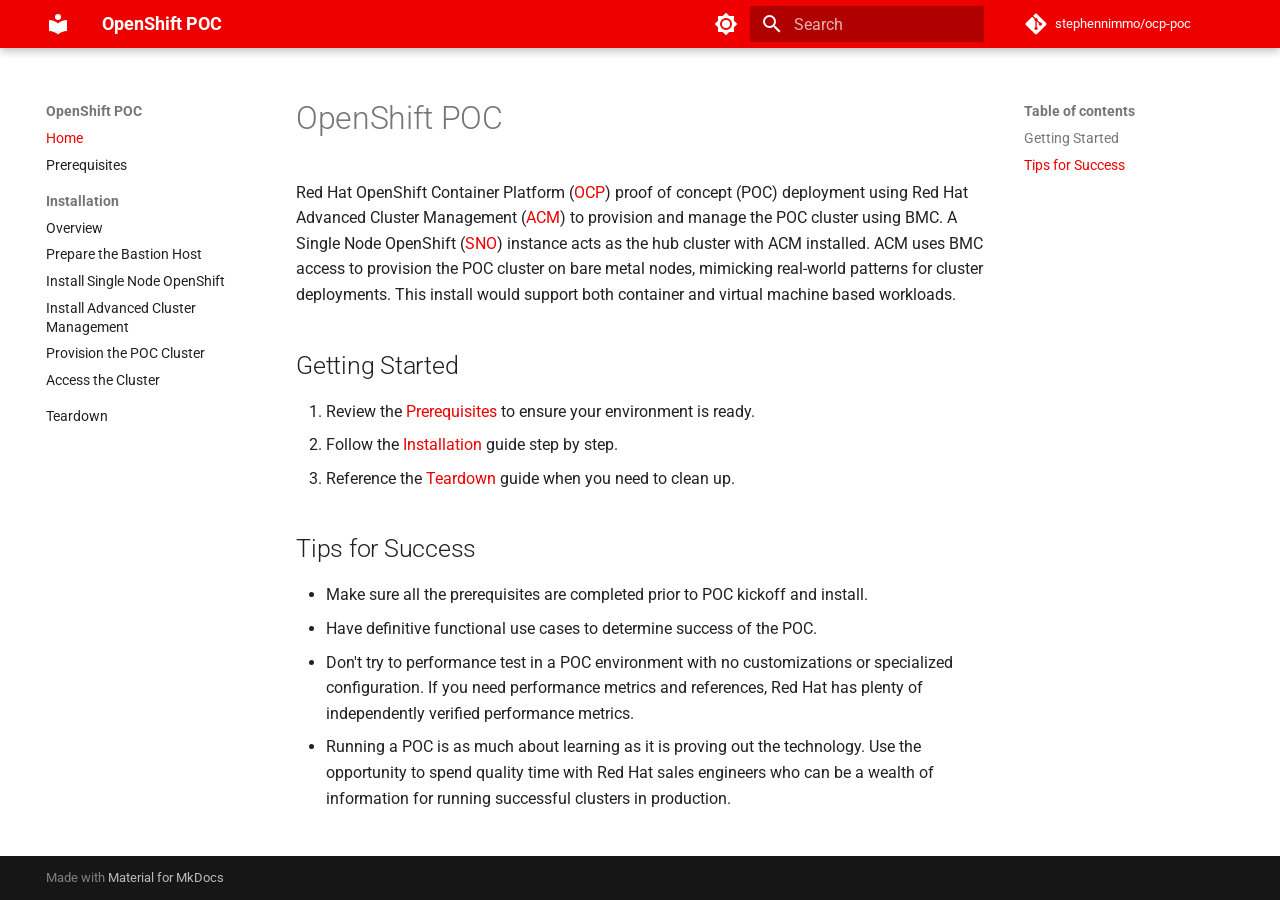
<file: index.html>
<!doctype html>
<html lang="en" class="no-js">
  <head>
    
      <meta charset="utf-8">
      <meta name="viewport" content="width=device-width,initial-scale=1">
      
        <meta name="description" content="OpenShift Proof of Concept with Advanced Cluster Management">
      
      
      
      
      
        <link rel="next" href="prerequisites/">
      
      
        
      
      
      <link rel="icon" href="assets/images/favicon.png">
      <meta name="generator" content="mkdocs-1.6.1, mkdocs-material-9.7.5">
    
    
      
        <title>OpenShift POC</title>
      
    
    
      <link rel="stylesheet" href="assets/stylesheets/main.484c7ddc.min.css">
      
        
        <link rel="stylesheet" href="assets/stylesheets/palette.ab4e12ef.min.css">
      
      


    
    
      
    
    
      
        
        
        <link rel="preconnect" href="https://fonts.gstatic.com" crossorigin>
        <link rel="stylesheet" href="https://fonts.googleapis.com/css?family=Roboto:300,300i,400,400i,700,700i%7CRoboto+Mono:400,400i,700,700i&display=fallback">
        <style>:root{--md-text-font:"Roboto";--md-code-font:"Roboto Mono"}</style>
      
    
    
      <link rel="stylesheet" href="stylesheets/extra.css">
    
    <script>__md_scope=new URL(".",location),__md_hash=e=>[...e].reduce(((e,_)=>(e<<5)-e+_.charCodeAt(0)),0),__md_get=(e,_=localStorage,t=__md_scope)=>JSON.parse(_.getItem(t.pathname+"."+e)),__md_set=(e,_,t=localStorage,a=__md_scope)=>{try{t.setItem(a.pathname+"."+e,JSON.stringify(_))}catch(e){}}</script>
    
      

    
    
  </head>
  
  
    
    
      
    
    
    
    
    <body dir="ltr" data-md-color-scheme="default" data-md-color-primary="custom" data-md-color-accent="custom">
  
    
    <input class="md-toggle" data-md-toggle="drawer" type="checkbox" id="__drawer" autocomplete="off">
    <input class="md-toggle" data-md-toggle="search" type="checkbox" id="__search" autocomplete="off">
    <label class="md-overlay" for="__drawer"></label>
    <div data-md-component="skip">
      
        
        <a href="#openshift-poc" class="md-skip">
          Skip to content
        </a>
      
    </div>
    <div data-md-component="announce">
      
    </div>
    
    
      

  

<header class="md-header md-header--shadow" data-md-component="header">
  <nav class="md-header__inner md-grid" aria-label="Header">
    <a href="." title="OpenShift POC" class="md-header__button md-logo" aria-label="OpenShift POC" data-md-component="logo">
      
  
  <svg xmlns="http://www.w3.org/2000/svg" viewBox="0 0 24 24"><path d="M12 8a3 3 0 0 0 3-3 3 3 0 0 0-3-3 3 3 0 0 0-3 3 3 3 0 0 0 3 3m0 3.54C9.64 9.35 6.5 8 3 8v11c3.5 0 6.64 1.35 9 3.54 2.36-2.19 5.5-3.54 9-3.54V8c-3.5 0-6.64 1.35-9 3.54"/></svg>

    </a>
    <label class="md-header__button md-icon" for="__drawer">
      
      <svg xmlns="http://www.w3.org/2000/svg" viewBox="0 0 24 24"><path d="M3 6h18v2H3zm0 5h18v2H3zm0 5h18v2H3z"/></svg>
    </label>
    <div class="md-header__title" data-md-component="header-title">
      <div class="md-header__ellipsis">
        <div class="md-header__topic">
          <span class="md-ellipsis">
            OpenShift POC
          </span>
        </div>
        <div class="md-header__topic" data-md-component="header-topic">
          <span class="md-ellipsis">
            
              Home
            
          </span>
        </div>
      </div>
    </div>
    
      
        <form class="md-header__option" data-md-component="palette">
  
    
    
    
    <input class="md-option" data-md-color-media="" data-md-color-scheme="default" data-md-color-primary="custom" data-md-color-accent="custom"  aria-label="Switch to dark mode"  type="radio" name="__palette" id="__palette_0">
    
      <label class="md-header__button md-icon" title="Switch to dark mode" for="__palette_1" hidden>
        <svg xmlns="http://www.w3.org/2000/svg" viewBox="0 0 24 24"><path d="M12 8a4 4 0 0 0-4 4 4 4 0 0 0 4 4 4 4 0 0 0 4-4 4 4 0 0 0-4-4m0 10a6 6 0 0 1-6-6 6 6 0 0 1 6-6 6 6 0 0 1 6 6 6 6 0 0 1-6 6m8-9.31V4h-4.69L12 .69 8.69 4H4v4.69L.69 12 4 15.31V20h4.69L12 23.31 15.31 20H20v-4.69L23.31 12z"/></svg>
      </label>
    
  
    
    
    
    <input class="md-option" data-md-color-media="" data-md-color-scheme="slate" data-md-color-primary="custom" data-md-color-accent="custom"  aria-label="Switch to light mode"  type="radio" name="__palette" id="__palette_1">
    
      <label class="md-header__button md-icon" title="Switch to light mode" for="__palette_0" hidden>
        <svg xmlns="http://www.w3.org/2000/svg" viewBox="0 0 24 24"><path d="M12 18c-.89 0-1.74-.2-2.5-.55C11.56 16.5 13 14.42 13 12s-1.44-4.5-3.5-5.45C10.26 6.2 11.11 6 12 6a6 6 0 0 1 6 6 6 6 0 0 1-6 6m8-9.31V4h-4.69L12 .69 8.69 4H4v4.69L.69 12 4 15.31V20h4.69L12 23.31 15.31 20H20v-4.69L23.31 12z"/></svg>
      </label>
    
  
</form>
      
    
    
      <script>var palette=__md_get("__palette");if(palette&&palette.color){if("(prefers-color-scheme)"===palette.color.media){var media=matchMedia("(prefers-color-scheme: light)"),input=document.querySelector(media.matches?"[data-md-color-media='(prefers-color-scheme: light)']":"[data-md-color-media='(prefers-color-scheme: dark)']");palette.color.media=input.getAttribute("data-md-color-media"),palette.color.scheme=input.getAttribute("data-md-color-scheme"),palette.color.primary=input.getAttribute("data-md-color-primary"),palette.color.accent=input.getAttribute("data-md-color-accent")}for(var[key,value]of Object.entries(palette.color))document.body.setAttribute("data-md-color-"+key,value)}</script>
    
    
    
      
      
        <label class="md-header__button md-icon" for="__search">
          
          <svg xmlns="http://www.w3.org/2000/svg" viewBox="0 0 24 24"><path d="M9.5 3A6.5 6.5 0 0 1 16 9.5c0 1.61-.59 3.09-1.56 4.23l.27.27h.79l5 5-1.5 1.5-5-5v-.79l-.27-.27A6.52 6.52 0 0 1 9.5 16 6.5 6.5 0 0 1 3 9.5 6.5 6.5 0 0 1 9.5 3m0 2C7 5 5 7 5 9.5S7 14 9.5 14 14 12 14 9.5 12 5 9.5 5"/></svg>
        </label>
        <div class="md-search" data-md-component="search" role="dialog">
  <label class="md-search__overlay" for="__search"></label>
  <div class="md-search__inner" role="search">
    <form class="md-search__form" name="search">
      <input type="text" class="md-search__input" name="query" aria-label="Search" placeholder="Search" autocapitalize="off" autocorrect="off" autocomplete="off" spellcheck="false" data-md-component="search-query" required>
      <label class="md-search__icon md-icon" for="__search">
        
        <svg xmlns="http://www.w3.org/2000/svg" viewBox="0 0 24 24"><path d="M9.5 3A6.5 6.5 0 0 1 16 9.5c0 1.61-.59 3.09-1.56 4.23l.27.27h.79l5 5-1.5 1.5-5-5v-.79l-.27-.27A6.52 6.52 0 0 1 9.5 16 6.5 6.5 0 0 1 3 9.5 6.5 6.5 0 0 1 9.5 3m0 2C7 5 5 7 5 9.5S7 14 9.5 14 14 12 14 9.5 12 5 9.5 5"/></svg>
        
        <svg xmlns="http://www.w3.org/2000/svg" viewBox="0 0 24 24"><path d="M20 11v2H8l5.5 5.5-1.42 1.42L4.16 12l7.92-7.92L13.5 5.5 8 11z"/></svg>
      </label>
      <nav class="md-search__options" aria-label="Search">
        
        <button type="reset" class="md-search__icon md-icon" title="Clear" aria-label="Clear" tabindex="-1">
          
          <svg xmlns="http://www.w3.org/2000/svg" viewBox="0 0 24 24"><path d="M19 6.41 17.59 5 12 10.59 6.41 5 5 6.41 10.59 12 5 17.59 6.41 19 12 13.41 17.59 19 19 17.59 13.41 12z"/></svg>
        </button>
      </nav>
      
    </form>
    <div class="md-search__output">
      <div class="md-search__scrollwrap" tabindex="0" data-md-scrollfix>
        <div class="md-search-result" data-md-component="search-result">
          <div class="md-search-result__meta">
            Initializing search
          </div>
          <ol class="md-search-result__list" role="presentation"></ol>
        </div>
      </div>
    </div>
  </div>
</div>
      
    
    
      <div class="md-header__source">
        <a href="https://github.com/stephennimmo/ocp-poc" title="Go to repository" class="md-source" data-md-component="source">
  <div class="md-source__icon md-icon">
    
    <svg xmlns="http://www.w3.org/2000/svg" viewBox="0 0 448 512"><!--! Font Awesome Free 7.1.0 by @fontawesome - https://fontawesome.com License - https://fontawesome.com/license/free (Icons: CC BY 4.0, Fonts: SIL OFL 1.1, Code: MIT License) Copyright 2025 Fonticons, Inc.--><path d="M439.6 236.1 244 40.5c-5.4-5.5-12.8-8.5-20.4-8.5s-15 3-20.4 8.4L162.5 81l51.5 51.5c27.1-9.1 52.7 16.8 43.4 43.7l49.7 49.7c34.2-11.8 61.2 31 35.5 56.7-26.5 26.5-70.2-2.9-56-37.3L240.3 199v121.9c25.3 12.5 22.3 41.8 9.1 55-6.4 6.4-15.2 10.1-24.3 10.1s-17.8-3.6-24.3-10.1c-17.6-17.6-11.1-46.9 11.2-56v-123c-20.8-8.5-24.6-30.7-18.6-45L142.6 101 8.5 235.1C3 240.6 0 247.9 0 255.5s3 15 8.5 20.4l195.6 195.7c5.4 5.4 12.7 8.4 20.4 8.4s15-3 20.4-8.4l194.7-194.7c5.4-5.4 8.4-12.8 8.4-20.4s-3-15-8.4-20.4"/></svg>
  </div>
  <div class="md-source__repository">
    stephennimmo/ocp-poc
  </div>
</a>
      </div>
    
  </nav>
  
</header>
    
    <div class="md-container" data-md-component="container">
      
      
        
          
        
      
      <main class="md-main" data-md-component="main">
        <div class="md-main__inner md-grid">
          
            
              
              <div class="md-sidebar md-sidebar--primary" data-md-component="sidebar" data-md-type="navigation" >
                <div class="md-sidebar__scrollwrap">
                  <div class="md-sidebar__inner">
                    



<nav class="md-nav md-nav--primary" aria-label="Navigation" data-md-level="0">
  <label class="md-nav__title" for="__drawer">
    <a href="." title="OpenShift POC" class="md-nav__button md-logo" aria-label="OpenShift POC" data-md-component="logo">
      
  
  <svg xmlns="http://www.w3.org/2000/svg" viewBox="0 0 24 24"><path d="M12 8a3 3 0 0 0 3-3 3 3 0 0 0-3-3 3 3 0 0 0-3 3 3 3 0 0 0 3 3m0 3.54C9.64 9.35 6.5 8 3 8v11c3.5 0 6.64 1.35 9 3.54 2.36-2.19 5.5-3.54 9-3.54V8c-3.5 0-6.64 1.35-9 3.54"/></svg>

    </a>
    OpenShift POC
  </label>
  
    <div class="md-nav__source">
      <a href="https://github.com/stephennimmo/ocp-poc" title="Go to repository" class="md-source" data-md-component="source">
  <div class="md-source__icon md-icon">
    
    <svg xmlns="http://www.w3.org/2000/svg" viewBox="0 0 448 512"><!--! Font Awesome Free 7.1.0 by @fontawesome - https://fontawesome.com License - https://fontawesome.com/license/free (Icons: CC BY 4.0, Fonts: SIL OFL 1.1, Code: MIT License) Copyright 2025 Fonticons, Inc.--><path d="M439.6 236.1 244 40.5c-5.4-5.5-12.8-8.5-20.4-8.5s-15 3-20.4 8.4L162.5 81l51.5 51.5c27.1-9.1 52.7 16.8 43.4 43.7l49.7 49.7c34.2-11.8 61.2 31 35.5 56.7-26.5 26.5-70.2-2.9-56-37.3L240.3 199v121.9c25.3 12.5 22.3 41.8 9.1 55-6.4 6.4-15.2 10.1-24.3 10.1s-17.8-3.6-24.3-10.1c-17.6-17.6-11.1-46.9 11.2-56v-123c-20.8-8.5-24.6-30.7-18.6-45L142.6 101 8.5 235.1C3 240.6 0 247.9 0 255.5s3 15 8.5 20.4l195.6 195.7c5.4 5.4 12.7 8.4 20.4 8.4s15-3 20.4-8.4l194.7-194.7c5.4-5.4 8.4-12.8 8.4-20.4s-3-15-8.4-20.4"/></svg>
  </div>
  <div class="md-source__repository">
    stephennimmo/ocp-poc
  </div>
</a>
    </div>
  
  <ul class="md-nav__list" data-md-scrollfix>
    
      
      
  
  
    
  
  
  
    <li class="md-nav__item md-nav__item--active">
      
      <input class="md-nav__toggle md-toggle" type="checkbox" id="__toc">
      
      
        
      
      
        <label class="md-nav__link md-nav__link--active" for="__toc">
          
  
  
  <span class="md-ellipsis">
    
  
    Home
  

    
  </span>
  
  

          <span class="md-nav__icon md-icon"></span>
        </label>
      
      <a href="." class="md-nav__link md-nav__link--active">
        
  
  
  <span class="md-ellipsis">
    
  
    Home
  

    
  </span>
  
  

      </a>
      
        

<nav class="md-nav md-nav--secondary" aria-label="Table of contents">
  
  
  
    
  
  
    <label class="md-nav__title" for="__toc">
      <span class="md-nav__icon md-icon"></span>
      Table of contents
    </label>
    <ul class="md-nav__list" data-md-component="toc" data-md-scrollfix>
      
        <li class="md-nav__item">
  <a href="#getting-started" class="md-nav__link">
    <span class="md-ellipsis">
      
        Getting Started
      
    </span>
  </a>
  
</li>
      
        <li class="md-nav__item">
  <a href="#tips-for-success" class="md-nav__link">
    <span class="md-ellipsis">
      
        Tips for Success
      
    </span>
  </a>
  
</li>
      
    </ul>
  
</nav>
      
    </li>
  

    
      
      
  
  
  
  
    <li class="md-nav__item">
      <a href="prerequisites/" class="md-nav__link">
        
  
  
  <span class="md-ellipsis">
    
  
    Prerequisites
  

    
  </span>
  
  

      </a>
    </li>
  

    
      
      
  
  
  
  
    
    
    
    
      
        
        
      
    
    
    <li class="md-nav__item md-nav__item--section md-nav__item--nested">
      
        
        
          
        
        <input class="md-nav__toggle md-toggle md-toggle--indeterminate" type="checkbox" id="__nav_3" >
        
          
          <label class="md-nav__link" for="__nav_3" id="__nav_3_label" tabindex="">
            
  
  
  <span class="md-ellipsis">
    
  
    Installation
  

    
  </span>
  
  

            <span class="md-nav__icon md-icon"></span>
          </label>
        
        <nav class="md-nav" data-md-level="1" aria-labelledby="__nav_3_label" aria-expanded="false">
          <label class="md-nav__title" for="__nav_3">
            <span class="md-nav__icon md-icon"></span>
            
  
    Installation
  

          </label>
          <ul class="md-nav__list" data-md-scrollfix>
            
              
                
  
  
  
  
    <li class="md-nav__item">
      <a href="installation/" class="md-nav__link">
        
  
  
  <span class="md-ellipsis">
    
  
    Overview
  

    
  </span>
  
  

      </a>
    </li>
  

              
            
              
                
  
  
  
  
    <li class="md-nav__item">
      <a href="installation/bastion/" class="md-nav__link">
        
  
  
  <span class="md-ellipsis">
    
  
    Prepare the Bastion Host
  

    
  </span>
  
  

      </a>
    </li>
  

              
            
              
                
  
  
  
  
    <li class="md-nav__item">
      <a href="installation/sno/" class="md-nav__link">
        
  
  
  <span class="md-ellipsis">
    
  
    Install Single Node OpenShift
  

    
  </span>
  
  

      </a>
    </li>
  

              
            
              
                
  
  
  
  
    <li class="md-nav__item">
      <a href="installation/acm/" class="md-nav__link">
        
  
  
  <span class="md-ellipsis">
    
  
    Install Advanced Cluster Management
  

    
  </span>
  
  

      </a>
    </li>
  

              
            
              
                
  
  
  
  
    <li class="md-nav__item">
      <a href="installation/provision/" class="md-nav__link">
        
  
  
  <span class="md-ellipsis">
    
  
    Provision the POC Cluster
  

    
  </span>
  
  

      </a>
    </li>
  

              
            
              
                
  
  
  
  
    <li class="md-nav__item">
      <a href="installation/access/" class="md-nav__link">
        
  
  
  <span class="md-ellipsis">
    
  
    Access the Cluster
  

    
  </span>
  
  

      </a>
    </li>
  

              
            
          </ul>
        </nav>
      
    </li>
  

    
      
      
  
  
  
  
    <li class="md-nav__item">
      <a href="teardown/" class="md-nav__link">
        
  
  
  <span class="md-ellipsis">
    
  
    Teardown
  

    
  </span>
  
  

      </a>
    </li>
  

    
  </ul>
</nav>
                  </div>
                </div>
              </div>
            
            
              
              <div class="md-sidebar md-sidebar--secondary" data-md-component="sidebar" data-md-type="toc" >
                <div class="md-sidebar__scrollwrap">
                  <div class="md-sidebar__inner">
                    

<nav class="md-nav md-nav--secondary" aria-label="Table of contents">
  
  
  
    
  
  
    <label class="md-nav__title" for="__toc">
      <span class="md-nav__icon md-icon"></span>
      Table of contents
    </label>
    <ul class="md-nav__list" data-md-component="toc" data-md-scrollfix>
      
        <li class="md-nav__item">
  <a href="#getting-started" class="md-nav__link">
    <span class="md-ellipsis">
      
        Getting Started
      
    </span>
  </a>
  
</li>
      
        <li class="md-nav__item">
  <a href="#tips-for-success" class="md-nav__link">
    <span class="md-ellipsis">
      
        Tips for Success
      
    </span>
  </a>
  
</li>
      
    </ul>
  
</nav>
                  </div>
                </div>
              </div>
            
          
          
            <div class="md-content" data-md-component="content">
              
              <article class="md-content__inner md-typeset">
                
                  


  
  


<h1 id="openshift-poc">OpenShift POC</h1>
<p>Red Hat OpenShift Container Platform (<a href="https://www.redhat.com/en/technologies/cloud-computing/openshift">OCP</a>) proof of concept (POC) deployment using Red Hat Advanced Cluster Management (<a href="https://www.redhat.com/en/technologies/management/advanced-cluster-management">ACM</a>) to provision and manage the POC cluster using BMC. A Single Node OpenShift (<a href="https://docs.redhat.com/en/documentation/openshift_container_platform/4.21/html/installing_on_a_single_node/index">SNO</a>) instance acts as the hub cluster with ACM installed. ACM uses BMC access to provision the POC cluster on bare metal nodes, mimicking real-world patterns for cluster deployments. This install would support both container and virtual machine based workloads. </p>
<h2 id="getting-started">Getting Started</h2>
<ol>
<li>Review the <a href="prerequisites/">Prerequisites</a> to ensure your environment is ready.</li>
<li>Follow the <a href="installation/">Installation</a> guide step by step.</li>
<li>Reference the <a href="teardown/">Teardown</a> guide when you need to clean up.</li>
</ol>
<h2 id="tips-for-success">Tips for Success</h2>
<ul>
<li>Make sure all the prerequisites are completed prior to POC kickoff and install. </li>
<li>Have definitive functional use cases to determine success of the POC. </li>
<li>Don't try to performance test in a POC environment with no customizations or specialized configuration. If you need performance metrics and references, Red Hat has plenty of independently verified performance metrics. </li>
<li>Running a POC is as much about learning as it is proving out the technology. Use the opportunity to spend quality time with Red Hat sales engineers who can be a wealth of information for running successful clusters in production. </li>
</ul>












                
              </article>
            </div>
          
          
<script>var target=document.getElementById(location.hash.slice(1));target&&target.name&&(target.checked=target.name.startsWith("__tabbed_"))</script>
        </div>
        
          <button type="button" class="md-top md-icon" data-md-component="top" hidden>
  
  <svg xmlns="http://www.w3.org/2000/svg" viewBox="0 0 24 24"><path d="M13 20h-2V8l-5.5 5.5-1.42-1.42L12 4.16l7.92 7.92-1.42 1.42L13 8z"/></svg>
  Back to top
</button>
        
      </main>
      
        <footer class="md-footer">
  
  <div class="md-footer-meta md-typeset">
    <div class="md-footer-meta__inner md-grid">
      <div class="md-copyright">
  
  
    Made with
    <a href="https://squidfunk.github.io/mkdocs-material/" target="_blank" rel="noopener">
      Material for MkDocs
    </a>
  
</div>
      
    </div>
  </div>
</footer>
      
    </div>
    <div class="md-dialog" data-md-component="dialog">
      <div class="md-dialog__inner md-typeset"></div>
    </div>
    
    
    
      
      
      <script id="__config" type="application/json">{"annotate": null, "base": ".", "features": ["navigation.sections", "navigation.expand", "navigation.top", "content.code.copy"], "search": "assets/javascripts/workers/search.2c215733.min.js", "tags": null, "translations": {"clipboard.copied": "Copied to clipboard", "clipboard.copy": "Copy to clipboard", "search.result.more.one": "1 more on this page", "search.result.more.other": "# more on this page", "search.result.none": "No matching documents", "search.result.one": "1 matching document", "search.result.other": "# matching documents", "search.result.placeholder": "Type to start searching", "search.result.term.missing": "Missing", "select.version": "Select version"}, "version": null}</script>
    
    
      <script src="assets/javascripts/bundle.79ae519e.min.js"></script>
      
        <script src="js/open_in_new_tab.js"></script>
      
    
  </body>
</html>
</file>
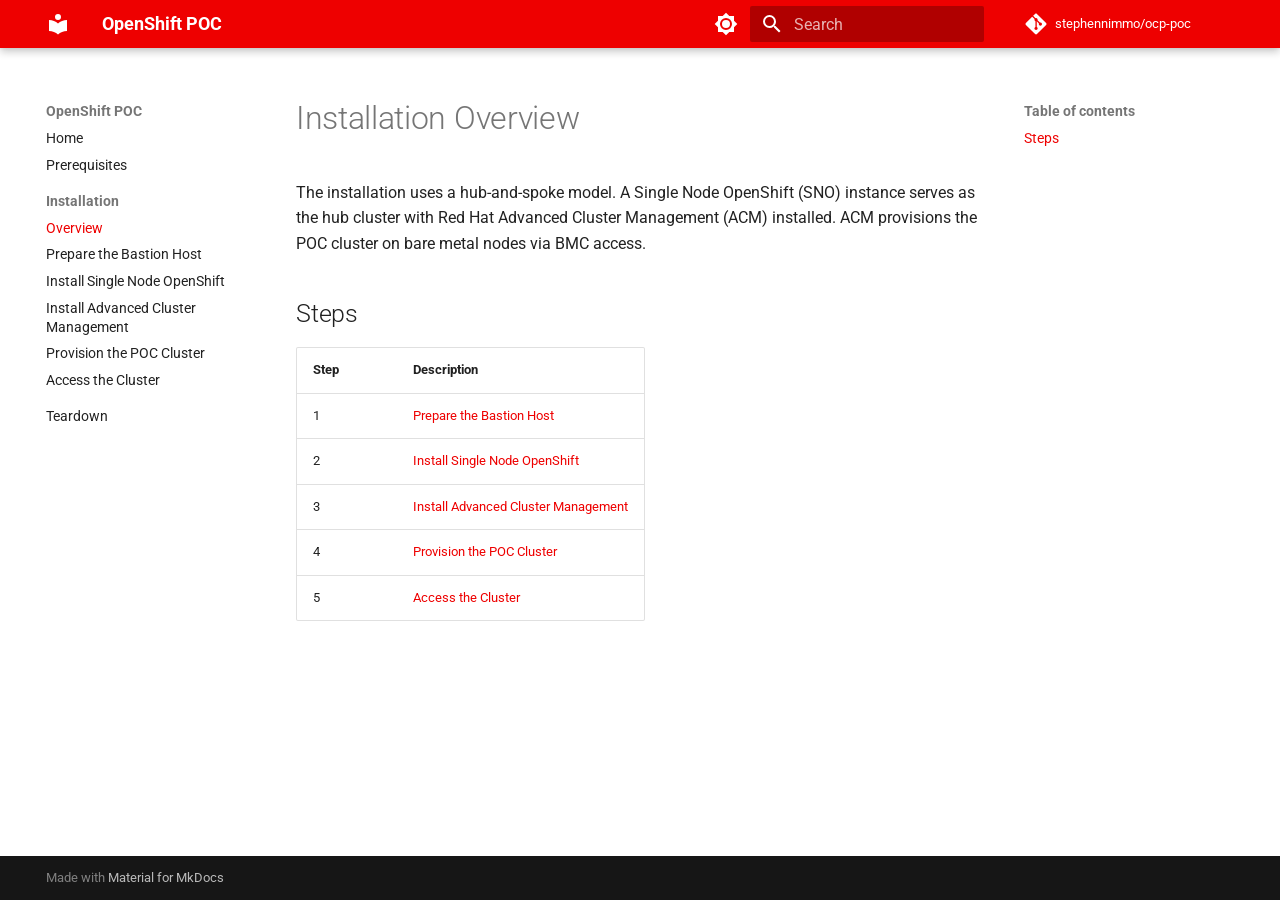
<file: installation/index.html>
<!doctype html>
<html lang="en" class="no-js">
  <head>
    
      <meta charset="utf-8">
      <meta name="viewport" content="width=device-width,initial-scale=1">
      
        <meta name="description" content="OpenShift Proof of Concept with Advanced Cluster Management">
      
      
      
      
        <link rel="prev" href="../prerequisites/">
      
      
        <link rel="next" href="bastion/">
      
      
        
      
      
      <link rel="icon" href="../assets/images/favicon.png">
      <meta name="generator" content="mkdocs-1.6.1, mkdocs-material-9.7.5">
    
    
      
        <title>Overview - OpenShift POC</title>
      
    
    
      <link rel="stylesheet" href="../assets/stylesheets/main.484c7ddc.min.css">
      
        
        <link rel="stylesheet" href="../assets/stylesheets/palette.ab4e12ef.min.css">
      
      


    
    
      
    
    
      
        
        
        <link rel="preconnect" href="https://fonts.gstatic.com" crossorigin>
        <link rel="stylesheet" href="https://fonts.googleapis.com/css?family=Roboto:300,300i,400,400i,700,700i%7CRoboto+Mono:400,400i,700,700i&display=fallback">
        <style>:root{--md-text-font:"Roboto";--md-code-font:"Roboto Mono"}</style>
      
    
    
      <link rel="stylesheet" href="../stylesheets/extra.css">
    
    <script>__md_scope=new URL("..",location),__md_hash=e=>[...e].reduce(((e,_)=>(e<<5)-e+_.charCodeAt(0)),0),__md_get=(e,_=localStorage,t=__md_scope)=>JSON.parse(_.getItem(t.pathname+"."+e)),__md_set=(e,_,t=localStorage,a=__md_scope)=>{try{t.setItem(a.pathname+"."+e,JSON.stringify(_))}catch(e){}}</script>
    
      

    
    
  </head>
  
  
    
    
      
    
    
    
    
    <body dir="ltr" data-md-color-scheme="default" data-md-color-primary="custom" data-md-color-accent="custom">
  
    
    <input class="md-toggle" data-md-toggle="drawer" type="checkbox" id="__drawer" autocomplete="off">
    <input class="md-toggle" data-md-toggle="search" type="checkbox" id="__search" autocomplete="off">
    <label class="md-overlay" for="__drawer"></label>
    <div data-md-component="skip">
      
        
        <a href="#installation-overview" class="md-skip">
          Skip to content
        </a>
      
    </div>
    <div data-md-component="announce">
      
    </div>
    
    
      

  

<header class="md-header md-header--shadow" data-md-component="header">
  <nav class="md-header__inner md-grid" aria-label="Header">
    <a href=".." title="OpenShift POC" class="md-header__button md-logo" aria-label="OpenShift POC" data-md-component="logo">
      
  
  <svg xmlns="http://www.w3.org/2000/svg" viewBox="0 0 24 24"><path d="M12 8a3 3 0 0 0 3-3 3 3 0 0 0-3-3 3 3 0 0 0-3 3 3 3 0 0 0 3 3m0 3.54C9.64 9.35 6.5 8 3 8v11c3.5 0 6.64 1.35 9 3.54 2.36-2.19 5.5-3.54 9-3.54V8c-3.5 0-6.64 1.35-9 3.54"/></svg>

    </a>
    <label class="md-header__button md-icon" for="__drawer">
      
      <svg xmlns="http://www.w3.org/2000/svg" viewBox="0 0 24 24"><path d="M3 6h18v2H3zm0 5h18v2H3zm0 5h18v2H3z"/></svg>
    </label>
    <div class="md-header__title" data-md-component="header-title">
      <div class="md-header__ellipsis">
        <div class="md-header__topic">
          <span class="md-ellipsis">
            OpenShift POC
          </span>
        </div>
        <div class="md-header__topic" data-md-component="header-topic">
          <span class="md-ellipsis">
            
              Overview
            
          </span>
        </div>
      </div>
    </div>
    
      
        <form class="md-header__option" data-md-component="palette">
  
    
    
    
    <input class="md-option" data-md-color-media="" data-md-color-scheme="default" data-md-color-primary="custom" data-md-color-accent="custom"  aria-label="Switch to dark mode"  type="radio" name="__palette" id="__palette_0">
    
      <label class="md-header__button md-icon" title="Switch to dark mode" for="__palette_1" hidden>
        <svg xmlns="http://www.w3.org/2000/svg" viewBox="0 0 24 24"><path d="M12 8a4 4 0 0 0-4 4 4 4 0 0 0 4 4 4 4 0 0 0 4-4 4 4 0 0 0-4-4m0 10a6 6 0 0 1-6-6 6 6 0 0 1 6-6 6 6 0 0 1 6 6 6 6 0 0 1-6 6m8-9.31V4h-4.69L12 .69 8.69 4H4v4.69L.69 12 4 15.31V20h4.69L12 23.31 15.31 20H20v-4.69L23.31 12z"/></svg>
      </label>
    
  
    
    
    
    <input class="md-option" data-md-color-media="" data-md-color-scheme="slate" data-md-color-primary="custom" data-md-color-accent="custom"  aria-label="Switch to light mode"  type="radio" name="__palette" id="__palette_1">
    
      <label class="md-header__button md-icon" title="Switch to light mode" for="__palette_0" hidden>
        <svg xmlns="http://www.w3.org/2000/svg" viewBox="0 0 24 24"><path d="M12 18c-.89 0-1.74-.2-2.5-.55C11.56 16.5 13 14.42 13 12s-1.44-4.5-3.5-5.45C10.26 6.2 11.11 6 12 6a6 6 0 0 1 6 6 6 6 0 0 1-6 6m8-9.31V4h-4.69L12 .69 8.69 4H4v4.69L.69 12 4 15.31V20h4.69L12 23.31 15.31 20H20v-4.69L23.31 12z"/></svg>
      </label>
    
  
</form>
      
    
    
      <script>var palette=__md_get("__palette");if(palette&&palette.color){if("(prefers-color-scheme)"===palette.color.media){var media=matchMedia("(prefers-color-scheme: light)"),input=document.querySelector(media.matches?"[data-md-color-media='(prefers-color-scheme: light)']":"[data-md-color-media='(prefers-color-scheme: dark)']");palette.color.media=input.getAttribute("data-md-color-media"),palette.color.scheme=input.getAttribute("data-md-color-scheme"),palette.color.primary=input.getAttribute("data-md-color-primary"),palette.color.accent=input.getAttribute("data-md-color-accent")}for(var[key,value]of Object.entries(palette.color))document.body.setAttribute("data-md-color-"+key,value)}</script>
    
    
    
      
      
        <label class="md-header__button md-icon" for="__search">
          
          <svg xmlns="http://www.w3.org/2000/svg" viewBox="0 0 24 24"><path d="M9.5 3A6.5 6.5 0 0 1 16 9.5c0 1.61-.59 3.09-1.56 4.23l.27.27h.79l5 5-1.5 1.5-5-5v-.79l-.27-.27A6.52 6.52 0 0 1 9.5 16 6.5 6.5 0 0 1 3 9.5 6.5 6.5 0 0 1 9.5 3m0 2C7 5 5 7 5 9.5S7 14 9.5 14 14 12 14 9.5 12 5 9.5 5"/></svg>
        </label>
        <div class="md-search" data-md-component="search" role="dialog">
  <label class="md-search__overlay" for="__search"></label>
  <div class="md-search__inner" role="search">
    <form class="md-search__form" name="search">
      <input type="text" class="md-search__input" name="query" aria-label="Search" placeholder="Search" autocapitalize="off" autocorrect="off" autocomplete="off" spellcheck="false" data-md-component="search-query" required>
      <label class="md-search__icon md-icon" for="__search">
        
        <svg xmlns="http://www.w3.org/2000/svg" viewBox="0 0 24 24"><path d="M9.5 3A6.5 6.5 0 0 1 16 9.5c0 1.61-.59 3.09-1.56 4.23l.27.27h.79l5 5-1.5 1.5-5-5v-.79l-.27-.27A6.52 6.52 0 0 1 9.5 16 6.5 6.5 0 0 1 3 9.5 6.5 6.5 0 0 1 9.5 3m0 2C7 5 5 7 5 9.5S7 14 9.5 14 14 12 14 9.5 12 5 9.5 5"/></svg>
        
        <svg xmlns="http://www.w3.org/2000/svg" viewBox="0 0 24 24"><path d="M20 11v2H8l5.5 5.5-1.42 1.42L4.16 12l7.92-7.92L13.5 5.5 8 11z"/></svg>
      </label>
      <nav class="md-search__options" aria-label="Search">
        
        <button type="reset" class="md-search__icon md-icon" title="Clear" aria-label="Clear" tabindex="-1">
          
          <svg xmlns="http://www.w3.org/2000/svg" viewBox="0 0 24 24"><path d="M19 6.41 17.59 5 12 10.59 6.41 5 5 6.41 10.59 12 5 17.59 6.41 19 12 13.41 17.59 19 19 17.59 13.41 12z"/></svg>
        </button>
      </nav>
      
    </form>
    <div class="md-search__output">
      <div class="md-search__scrollwrap" tabindex="0" data-md-scrollfix>
        <div class="md-search-result" data-md-component="search-result">
          <div class="md-search-result__meta">
            Initializing search
          </div>
          <ol class="md-search-result__list" role="presentation"></ol>
        </div>
      </div>
    </div>
  </div>
</div>
      
    
    
      <div class="md-header__source">
        <a href="https://github.com/stephennimmo/ocp-poc" title="Go to repository" class="md-source" data-md-component="source">
  <div class="md-source__icon md-icon">
    
    <svg xmlns="http://www.w3.org/2000/svg" viewBox="0 0 448 512"><!--! Font Awesome Free 7.1.0 by @fontawesome - https://fontawesome.com License - https://fontawesome.com/license/free (Icons: CC BY 4.0, Fonts: SIL OFL 1.1, Code: MIT License) Copyright 2025 Fonticons, Inc.--><path d="M439.6 236.1 244 40.5c-5.4-5.5-12.8-8.5-20.4-8.5s-15 3-20.4 8.4L162.5 81l51.5 51.5c27.1-9.1 52.7 16.8 43.4 43.7l49.7 49.7c34.2-11.8 61.2 31 35.5 56.7-26.5 26.5-70.2-2.9-56-37.3L240.3 199v121.9c25.3 12.5 22.3 41.8 9.1 55-6.4 6.4-15.2 10.1-24.3 10.1s-17.8-3.6-24.3-10.1c-17.6-17.6-11.1-46.9 11.2-56v-123c-20.8-8.5-24.6-30.7-18.6-45L142.6 101 8.5 235.1C3 240.6 0 247.9 0 255.5s3 15 8.5 20.4l195.6 195.7c5.4 5.4 12.7 8.4 20.4 8.4s15-3 20.4-8.4l194.7-194.7c5.4-5.4 8.4-12.8 8.4-20.4s-3-15-8.4-20.4"/></svg>
  </div>
  <div class="md-source__repository">
    stephennimmo/ocp-poc
  </div>
</a>
      </div>
    
  </nav>
  
</header>
    
    <div class="md-container" data-md-component="container">
      
      
        
          
        
      
      <main class="md-main" data-md-component="main">
        <div class="md-main__inner md-grid">
          
            
              
              <div class="md-sidebar md-sidebar--primary" data-md-component="sidebar" data-md-type="navigation" >
                <div class="md-sidebar__scrollwrap">
                  <div class="md-sidebar__inner">
                    



<nav class="md-nav md-nav--primary" aria-label="Navigation" data-md-level="0">
  <label class="md-nav__title" for="__drawer">
    <a href=".." title="OpenShift POC" class="md-nav__button md-logo" aria-label="OpenShift POC" data-md-component="logo">
      
  
  <svg xmlns="http://www.w3.org/2000/svg" viewBox="0 0 24 24"><path d="M12 8a3 3 0 0 0 3-3 3 3 0 0 0-3-3 3 3 0 0 0-3 3 3 3 0 0 0 3 3m0 3.54C9.64 9.35 6.5 8 3 8v11c3.5 0 6.64 1.35 9 3.54 2.36-2.19 5.5-3.54 9-3.54V8c-3.5 0-6.64 1.35-9 3.54"/></svg>

    </a>
    OpenShift POC
  </label>
  
    <div class="md-nav__source">
      <a href="https://github.com/stephennimmo/ocp-poc" title="Go to repository" class="md-source" data-md-component="source">
  <div class="md-source__icon md-icon">
    
    <svg xmlns="http://www.w3.org/2000/svg" viewBox="0 0 448 512"><!--! Font Awesome Free 7.1.0 by @fontawesome - https://fontawesome.com License - https://fontawesome.com/license/free (Icons: CC BY 4.0, Fonts: SIL OFL 1.1, Code: MIT License) Copyright 2025 Fonticons, Inc.--><path d="M439.6 236.1 244 40.5c-5.4-5.5-12.8-8.5-20.4-8.5s-15 3-20.4 8.4L162.5 81l51.5 51.5c27.1-9.1 52.7 16.8 43.4 43.7l49.7 49.7c34.2-11.8 61.2 31 35.5 56.7-26.5 26.5-70.2-2.9-56-37.3L240.3 199v121.9c25.3 12.5 22.3 41.8 9.1 55-6.4 6.4-15.2 10.1-24.3 10.1s-17.8-3.6-24.3-10.1c-17.6-17.6-11.1-46.9 11.2-56v-123c-20.8-8.5-24.6-30.7-18.6-45L142.6 101 8.5 235.1C3 240.6 0 247.9 0 255.5s3 15 8.5 20.4l195.6 195.7c5.4 5.4 12.7 8.4 20.4 8.4s15-3 20.4-8.4l194.7-194.7c5.4-5.4 8.4-12.8 8.4-20.4s-3-15-8.4-20.4"/></svg>
  </div>
  <div class="md-source__repository">
    stephennimmo/ocp-poc
  </div>
</a>
    </div>
  
  <ul class="md-nav__list" data-md-scrollfix>
    
      
      
  
  
  
  
    <li class="md-nav__item">
      <a href=".." class="md-nav__link">
        
  
  
  <span class="md-ellipsis">
    
  
    Home
  

    
  </span>
  
  

      </a>
    </li>
  

    
      
      
  
  
  
  
    <li class="md-nav__item">
      <a href="../prerequisites/" class="md-nav__link">
        
  
  
  <span class="md-ellipsis">
    
  
    Prerequisites
  

    
  </span>
  
  

      </a>
    </li>
  

    
      
      
  
  
    
  
  
  
    
    
    
    
      
        
        
      
    
    
    <li class="md-nav__item md-nav__item--active md-nav__item--section md-nav__item--nested">
      
        
        
        <input class="md-nav__toggle md-toggle " type="checkbox" id="__nav_3" checked>
        
          
          <label class="md-nav__link" for="__nav_3" id="__nav_3_label" tabindex="">
            
  
  
  <span class="md-ellipsis">
    
  
    Installation
  

    
  </span>
  
  

            <span class="md-nav__icon md-icon"></span>
          </label>
        
        <nav class="md-nav" data-md-level="1" aria-labelledby="__nav_3_label" aria-expanded="true">
          <label class="md-nav__title" for="__nav_3">
            <span class="md-nav__icon md-icon"></span>
            
  
    Installation
  

          </label>
          <ul class="md-nav__list" data-md-scrollfix>
            
              
                
  
  
    
  
  
  
    <li class="md-nav__item md-nav__item--active">
      
      <input class="md-nav__toggle md-toggle" type="checkbox" id="__toc">
      
      
        
      
      
        <label class="md-nav__link md-nav__link--active" for="__toc">
          
  
  
  <span class="md-ellipsis">
    
  
    Overview
  

    
  </span>
  
  

          <span class="md-nav__icon md-icon"></span>
        </label>
      
      <a href="./" class="md-nav__link md-nav__link--active">
        
  
  
  <span class="md-ellipsis">
    
  
    Overview
  

    
  </span>
  
  

      </a>
      
        

<nav class="md-nav md-nav--secondary" aria-label="Table of contents">
  
  
  
    
  
  
    <label class="md-nav__title" for="__toc">
      <span class="md-nav__icon md-icon"></span>
      Table of contents
    </label>
    <ul class="md-nav__list" data-md-component="toc" data-md-scrollfix>
      
        <li class="md-nav__item">
  <a href="#steps" class="md-nav__link">
    <span class="md-ellipsis">
      
        Steps
      
    </span>
  </a>
  
</li>
      
    </ul>
  
</nav>
      
    </li>
  

              
            
              
                
  
  
  
  
    <li class="md-nav__item">
      <a href="bastion/" class="md-nav__link">
        
  
  
  <span class="md-ellipsis">
    
  
    Prepare the Bastion Host
  

    
  </span>
  
  

      </a>
    </li>
  

              
            
              
                
  
  
  
  
    <li class="md-nav__item">
      <a href="sno/" class="md-nav__link">
        
  
  
  <span class="md-ellipsis">
    
  
    Install Single Node OpenShift
  

    
  </span>
  
  

      </a>
    </li>
  

              
            
              
                
  
  
  
  
    <li class="md-nav__item">
      <a href="acm/" class="md-nav__link">
        
  
  
  <span class="md-ellipsis">
    
  
    Install Advanced Cluster Management
  

    
  </span>
  
  

      </a>
    </li>
  

              
            
              
                
  
  
  
  
    <li class="md-nav__item">
      <a href="provision/" class="md-nav__link">
        
  
  
  <span class="md-ellipsis">
    
  
    Provision the POC Cluster
  

    
  </span>
  
  

      </a>
    </li>
  

              
            
              
                
  
  
  
  
    <li class="md-nav__item">
      <a href="access/" class="md-nav__link">
        
  
  
  <span class="md-ellipsis">
    
  
    Access the Cluster
  

    
  </span>
  
  

      </a>
    </li>
  

              
            
          </ul>
        </nav>
      
    </li>
  

    
      
      
  
  
  
  
    <li class="md-nav__item">
      <a href="../teardown/" class="md-nav__link">
        
  
  
  <span class="md-ellipsis">
    
  
    Teardown
  

    
  </span>
  
  

      </a>
    </li>
  

    
  </ul>
</nav>
                  </div>
                </div>
              </div>
            
            
              
              <div class="md-sidebar md-sidebar--secondary" data-md-component="sidebar" data-md-type="toc" >
                <div class="md-sidebar__scrollwrap">
                  <div class="md-sidebar__inner">
                    

<nav class="md-nav md-nav--secondary" aria-label="Table of contents">
  
  
  
    
  
  
    <label class="md-nav__title" for="__toc">
      <span class="md-nav__icon md-icon"></span>
      Table of contents
    </label>
    <ul class="md-nav__list" data-md-component="toc" data-md-scrollfix>
      
        <li class="md-nav__item">
  <a href="#steps" class="md-nav__link">
    <span class="md-ellipsis">
      
        Steps
      
    </span>
  </a>
  
</li>
      
    </ul>
  
</nav>
                  </div>
                </div>
              </div>
            
          
          
            <div class="md-content" data-md-component="content">
              
              <article class="md-content__inner md-typeset">
                
                  


  
  


<h1 id="installation-overview">Installation Overview</h1>
<p>The installation uses a hub-and-spoke model. A Single Node OpenShift (SNO) instance serves as the hub cluster with Red Hat Advanced Cluster Management (ACM) installed. ACM provisions the POC cluster on bare metal nodes via BMC access.</p>
<h2 id="steps">Steps</h2>
<table>
<thead>
<tr>
<th>Step</th>
<th>Description</th>
</tr>
</thead>
<tbody>
<tr>
<td>1</td>
<td><a href="bastion/">Prepare the Bastion Host</a></td>
</tr>
<tr>
<td>2</td>
<td><a href="sno/">Install Single Node OpenShift</a></td>
</tr>
<tr>
<td>3</td>
<td><a href="acm/">Install Advanced Cluster Management</a></td>
</tr>
<tr>
<td>4</td>
<td><a href="provision/">Provision the POC Cluster</a></td>
</tr>
<tr>
<td>5</td>
<td><a href="access/">Access the Cluster</a></td>
</tr>
</tbody>
</table>












                
              </article>
            </div>
          
          
<script>var target=document.getElementById(location.hash.slice(1));target&&target.name&&(target.checked=target.name.startsWith("__tabbed_"))</script>
        </div>
        
          <button type="button" class="md-top md-icon" data-md-component="top" hidden>
  
  <svg xmlns="http://www.w3.org/2000/svg" viewBox="0 0 24 24"><path d="M13 20h-2V8l-5.5 5.5-1.42-1.42L12 4.16l7.92 7.92-1.42 1.42L13 8z"/></svg>
  Back to top
</button>
        
      </main>
      
        <footer class="md-footer">
  
  <div class="md-footer-meta md-typeset">
    <div class="md-footer-meta__inner md-grid">
      <div class="md-copyright">
  
  
    Made with
    <a href="https://squidfunk.github.io/mkdocs-material/" target="_blank" rel="noopener">
      Material for MkDocs
    </a>
  
</div>
      
    </div>
  </div>
</footer>
      
    </div>
    <div class="md-dialog" data-md-component="dialog">
      <div class="md-dialog__inner md-typeset"></div>
    </div>
    
    
    
      
      
      <script id="__config" type="application/json">{"annotate": null, "base": "..", "features": ["navigation.sections", "navigation.expand", "navigation.top", "content.code.copy"], "search": "../assets/javascripts/workers/search.2c215733.min.js", "tags": null, "translations": {"clipboard.copied": "Copied to clipboard", "clipboard.copy": "Copy to clipboard", "search.result.more.one": "1 more on this page", "search.result.more.other": "# more on this page", "search.result.none": "No matching documents", "search.result.one": "1 matching document", "search.result.other": "# matching documents", "search.result.placeholder": "Type to start searching", "search.result.term.missing": "Missing", "select.version": "Select version"}, "version": null}</script>
    
    
      <script src="../assets/javascripts/bundle.79ae519e.min.js"></script>
      
        <script src="../js/open_in_new_tab.js"></script>
      
    
  </body>
</html>
</file>
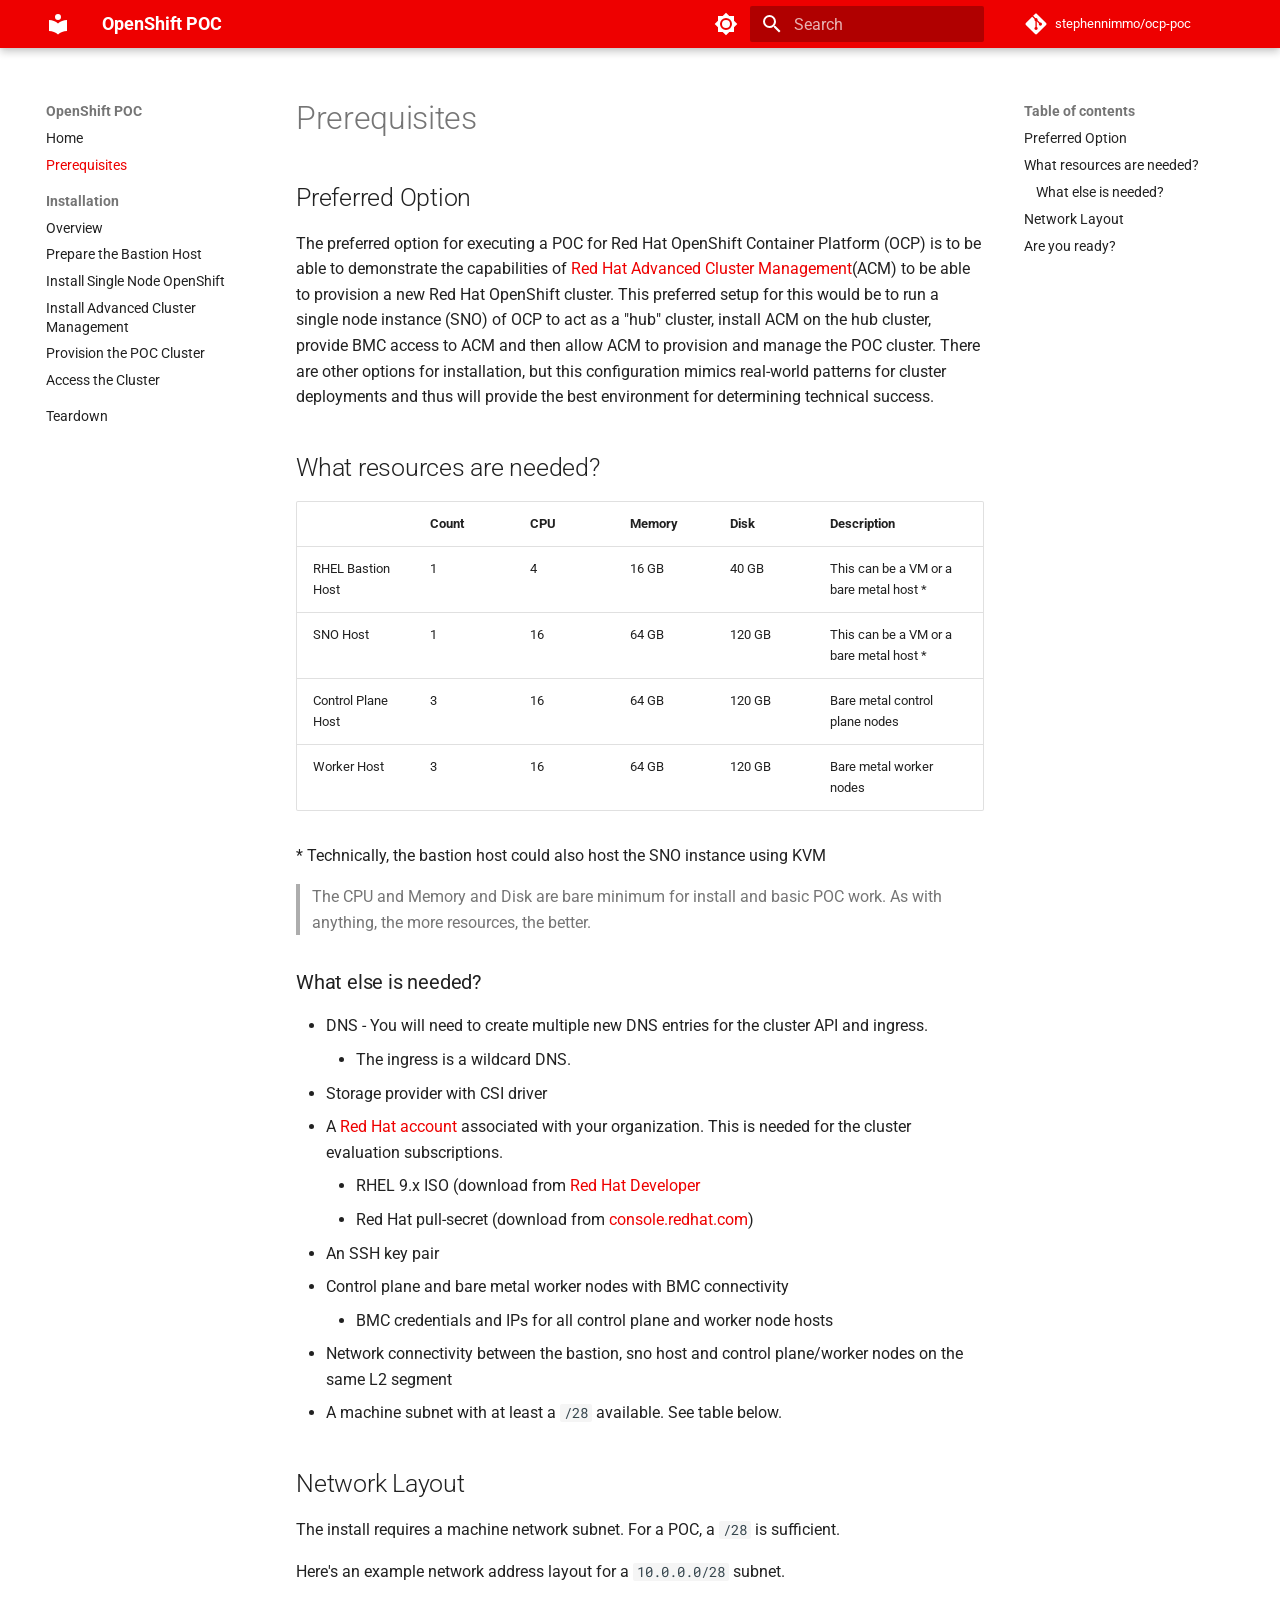
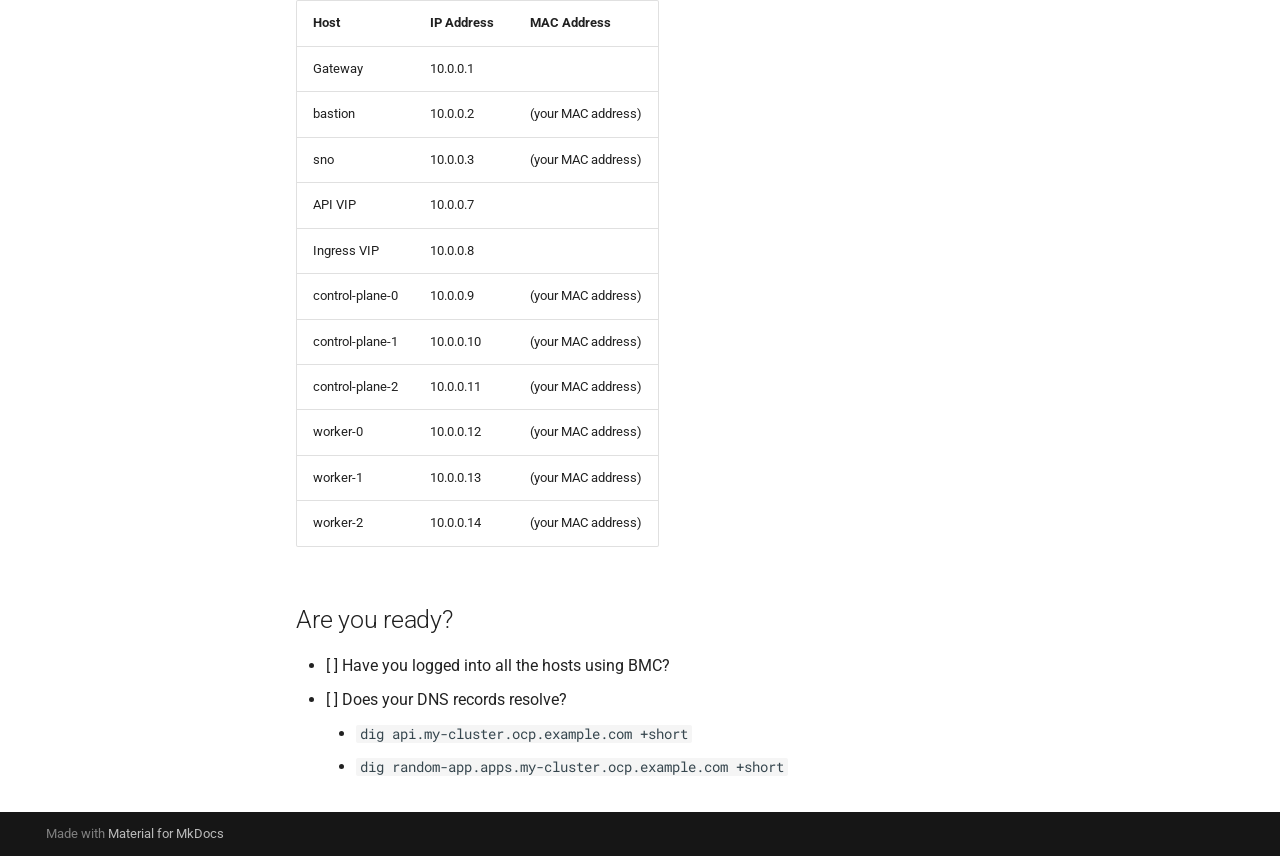
<file: prerequisites/index.html>
<!doctype html>
<html lang="en" class="no-js">
  <head>
    
      <meta charset="utf-8">
      <meta name="viewport" content="width=device-width,initial-scale=1">
      
        <meta name="description" content="OpenShift Proof of Concept with Advanced Cluster Management">
      
      
      
      
        <link rel="prev" href="..">
      
      
        <link rel="next" href="../installation/">
      
      
        
      
      
      <link rel="icon" href="../assets/images/favicon.png">
      <meta name="generator" content="mkdocs-1.6.1, mkdocs-material-9.7.5">
    
    
      
        <title>Prerequisites - OpenShift POC</title>
      
    
    
      <link rel="stylesheet" href="../assets/stylesheets/main.484c7ddc.min.css">
      
        
        <link rel="stylesheet" href="../assets/stylesheets/palette.ab4e12ef.min.css">
      
      


    
    
      
    
    
      
        
        
        <link rel="preconnect" href="https://fonts.gstatic.com" crossorigin>
        <link rel="stylesheet" href="https://fonts.googleapis.com/css?family=Roboto:300,300i,400,400i,700,700i%7CRoboto+Mono:400,400i,700,700i&display=fallback">
        <style>:root{--md-text-font:"Roboto";--md-code-font:"Roboto Mono"}</style>
      
    
    
      <link rel="stylesheet" href="../stylesheets/extra.css">
    
    <script>__md_scope=new URL("..",location),__md_hash=e=>[...e].reduce(((e,_)=>(e<<5)-e+_.charCodeAt(0)),0),__md_get=(e,_=localStorage,t=__md_scope)=>JSON.parse(_.getItem(t.pathname+"."+e)),__md_set=(e,_,t=localStorage,a=__md_scope)=>{try{t.setItem(a.pathname+"."+e,JSON.stringify(_))}catch(e){}}</script>
    
      

    
    
  </head>
  
  
    
    
      
    
    
    
    
    <body dir="ltr" data-md-color-scheme="default" data-md-color-primary="custom" data-md-color-accent="custom">
  
    
    <input class="md-toggle" data-md-toggle="drawer" type="checkbox" id="__drawer" autocomplete="off">
    <input class="md-toggle" data-md-toggle="search" type="checkbox" id="__search" autocomplete="off">
    <label class="md-overlay" for="__drawer"></label>
    <div data-md-component="skip">
      
        
        <a href="#prerequisites" class="md-skip">
          Skip to content
        </a>
      
    </div>
    <div data-md-component="announce">
      
    </div>
    
    
      

  

<header class="md-header md-header--shadow" data-md-component="header">
  <nav class="md-header__inner md-grid" aria-label="Header">
    <a href=".." title="OpenShift POC" class="md-header__button md-logo" aria-label="OpenShift POC" data-md-component="logo">
      
  
  <svg xmlns="http://www.w3.org/2000/svg" viewBox="0 0 24 24"><path d="M12 8a3 3 0 0 0 3-3 3 3 0 0 0-3-3 3 3 0 0 0-3 3 3 3 0 0 0 3 3m0 3.54C9.64 9.35 6.5 8 3 8v11c3.5 0 6.64 1.35 9 3.54 2.36-2.19 5.5-3.54 9-3.54V8c-3.5 0-6.64 1.35-9 3.54"/></svg>

    </a>
    <label class="md-header__button md-icon" for="__drawer">
      
      <svg xmlns="http://www.w3.org/2000/svg" viewBox="0 0 24 24"><path d="M3 6h18v2H3zm0 5h18v2H3zm0 5h18v2H3z"/></svg>
    </label>
    <div class="md-header__title" data-md-component="header-title">
      <div class="md-header__ellipsis">
        <div class="md-header__topic">
          <span class="md-ellipsis">
            OpenShift POC
          </span>
        </div>
        <div class="md-header__topic" data-md-component="header-topic">
          <span class="md-ellipsis">
            
              Prerequisites
            
          </span>
        </div>
      </div>
    </div>
    
      
        <form class="md-header__option" data-md-component="palette">
  
    
    
    
    <input class="md-option" data-md-color-media="" data-md-color-scheme="default" data-md-color-primary="custom" data-md-color-accent="custom"  aria-label="Switch to dark mode"  type="radio" name="__palette" id="__palette_0">
    
      <label class="md-header__button md-icon" title="Switch to dark mode" for="__palette_1" hidden>
        <svg xmlns="http://www.w3.org/2000/svg" viewBox="0 0 24 24"><path d="M12 8a4 4 0 0 0-4 4 4 4 0 0 0 4 4 4 4 0 0 0 4-4 4 4 0 0 0-4-4m0 10a6 6 0 0 1-6-6 6 6 0 0 1 6-6 6 6 0 0 1 6 6 6 6 0 0 1-6 6m8-9.31V4h-4.69L12 .69 8.69 4H4v4.69L.69 12 4 15.31V20h4.69L12 23.31 15.31 20H20v-4.69L23.31 12z"/></svg>
      </label>
    
  
    
    
    
    <input class="md-option" data-md-color-media="" data-md-color-scheme="slate" data-md-color-primary="custom" data-md-color-accent="custom"  aria-label="Switch to light mode"  type="radio" name="__palette" id="__palette_1">
    
      <label class="md-header__button md-icon" title="Switch to light mode" for="__palette_0" hidden>
        <svg xmlns="http://www.w3.org/2000/svg" viewBox="0 0 24 24"><path d="M12 18c-.89 0-1.74-.2-2.5-.55C11.56 16.5 13 14.42 13 12s-1.44-4.5-3.5-5.45C10.26 6.2 11.11 6 12 6a6 6 0 0 1 6 6 6 6 0 0 1-6 6m8-9.31V4h-4.69L12 .69 8.69 4H4v4.69L.69 12 4 15.31V20h4.69L12 23.31 15.31 20H20v-4.69L23.31 12z"/></svg>
      </label>
    
  
</form>
      
    
    
      <script>var palette=__md_get("__palette");if(palette&&palette.color){if("(prefers-color-scheme)"===palette.color.media){var media=matchMedia("(prefers-color-scheme: light)"),input=document.querySelector(media.matches?"[data-md-color-media='(prefers-color-scheme: light)']":"[data-md-color-media='(prefers-color-scheme: dark)']");palette.color.media=input.getAttribute("data-md-color-media"),palette.color.scheme=input.getAttribute("data-md-color-scheme"),palette.color.primary=input.getAttribute("data-md-color-primary"),palette.color.accent=input.getAttribute("data-md-color-accent")}for(var[key,value]of Object.entries(palette.color))document.body.setAttribute("data-md-color-"+key,value)}</script>
    
    
    
      
      
        <label class="md-header__button md-icon" for="__search">
          
          <svg xmlns="http://www.w3.org/2000/svg" viewBox="0 0 24 24"><path d="M9.5 3A6.5 6.5 0 0 1 16 9.5c0 1.61-.59 3.09-1.56 4.23l.27.27h.79l5 5-1.5 1.5-5-5v-.79l-.27-.27A6.52 6.52 0 0 1 9.5 16 6.5 6.5 0 0 1 3 9.5 6.5 6.5 0 0 1 9.5 3m0 2C7 5 5 7 5 9.5S7 14 9.5 14 14 12 14 9.5 12 5 9.5 5"/></svg>
        </label>
        <div class="md-search" data-md-component="search" role="dialog">
  <label class="md-search__overlay" for="__search"></label>
  <div class="md-search__inner" role="search">
    <form class="md-search__form" name="search">
      <input type="text" class="md-search__input" name="query" aria-label="Search" placeholder="Search" autocapitalize="off" autocorrect="off" autocomplete="off" spellcheck="false" data-md-component="search-query" required>
      <label class="md-search__icon md-icon" for="__search">
        
        <svg xmlns="http://www.w3.org/2000/svg" viewBox="0 0 24 24"><path d="M9.5 3A6.5 6.5 0 0 1 16 9.5c0 1.61-.59 3.09-1.56 4.23l.27.27h.79l5 5-1.5 1.5-5-5v-.79l-.27-.27A6.52 6.52 0 0 1 9.5 16 6.5 6.5 0 0 1 3 9.5 6.5 6.5 0 0 1 9.5 3m0 2C7 5 5 7 5 9.5S7 14 9.5 14 14 12 14 9.5 12 5 9.5 5"/></svg>
        
        <svg xmlns="http://www.w3.org/2000/svg" viewBox="0 0 24 24"><path d="M20 11v2H8l5.5 5.5-1.42 1.42L4.16 12l7.92-7.92L13.5 5.5 8 11z"/></svg>
      </label>
      <nav class="md-search__options" aria-label="Search">
        
        <button type="reset" class="md-search__icon md-icon" title="Clear" aria-label="Clear" tabindex="-1">
          
          <svg xmlns="http://www.w3.org/2000/svg" viewBox="0 0 24 24"><path d="M19 6.41 17.59 5 12 10.59 6.41 5 5 6.41 10.59 12 5 17.59 6.41 19 12 13.41 17.59 19 19 17.59 13.41 12z"/></svg>
        </button>
      </nav>
      
    </form>
    <div class="md-search__output">
      <div class="md-search__scrollwrap" tabindex="0" data-md-scrollfix>
        <div class="md-search-result" data-md-component="search-result">
          <div class="md-search-result__meta">
            Initializing search
          </div>
          <ol class="md-search-result__list" role="presentation"></ol>
        </div>
      </div>
    </div>
  </div>
</div>
      
    
    
      <div class="md-header__source">
        <a href="https://github.com/stephennimmo/ocp-poc" title="Go to repository" class="md-source" data-md-component="source">
  <div class="md-source__icon md-icon">
    
    <svg xmlns="http://www.w3.org/2000/svg" viewBox="0 0 448 512"><!--! Font Awesome Free 7.1.0 by @fontawesome - https://fontawesome.com License - https://fontawesome.com/license/free (Icons: CC BY 4.0, Fonts: SIL OFL 1.1, Code: MIT License) Copyright 2025 Fonticons, Inc.--><path d="M439.6 236.1 244 40.5c-5.4-5.5-12.8-8.5-20.4-8.5s-15 3-20.4 8.4L162.5 81l51.5 51.5c27.1-9.1 52.7 16.8 43.4 43.7l49.7 49.7c34.2-11.8 61.2 31 35.5 56.7-26.5 26.5-70.2-2.9-56-37.3L240.3 199v121.9c25.3 12.5 22.3 41.8 9.1 55-6.4 6.4-15.2 10.1-24.3 10.1s-17.8-3.6-24.3-10.1c-17.6-17.6-11.1-46.9 11.2-56v-123c-20.8-8.5-24.6-30.7-18.6-45L142.6 101 8.5 235.1C3 240.6 0 247.9 0 255.5s3 15 8.5 20.4l195.6 195.7c5.4 5.4 12.7 8.4 20.4 8.4s15-3 20.4-8.4l194.7-194.7c5.4-5.4 8.4-12.8 8.4-20.4s-3-15-8.4-20.4"/></svg>
  </div>
  <div class="md-source__repository">
    stephennimmo/ocp-poc
  </div>
</a>
      </div>
    
  </nav>
  
</header>
    
    <div class="md-container" data-md-component="container">
      
      
        
          
        
      
      <main class="md-main" data-md-component="main">
        <div class="md-main__inner md-grid">
          
            
              
              <div class="md-sidebar md-sidebar--primary" data-md-component="sidebar" data-md-type="navigation" >
                <div class="md-sidebar__scrollwrap">
                  <div class="md-sidebar__inner">
                    



<nav class="md-nav md-nav--primary" aria-label="Navigation" data-md-level="0">
  <label class="md-nav__title" for="__drawer">
    <a href=".." title="OpenShift POC" class="md-nav__button md-logo" aria-label="OpenShift POC" data-md-component="logo">
      
  
  <svg xmlns="http://www.w3.org/2000/svg" viewBox="0 0 24 24"><path d="M12 8a3 3 0 0 0 3-3 3 3 0 0 0-3-3 3 3 0 0 0-3 3 3 3 0 0 0 3 3m0 3.54C9.64 9.35 6.5 8 3 8v11c3.5 0 6.64 1.35 9 3.54 2.36-2.19 5.5-3.54 9-3.54V8c-3.5 0-6.64 1.35-9 3.54"/></svg>

    </a>
    OpenShift POC
  </label>
  
    <div class="md-nav__source">
      <a href="https://github.com/stephennimmo/ocp-poc" title="Go to repository" class="md-source" data-md-component="source">
  <div class="md-source__icon md-icon">
    
    <svg xmlns="http://www.w3.org/2000/svg" viewBox="0 0 448 512"><!--! Font Awesome Free 7.1.0 by @fontawesome - https://fontawesome.com License - https://fontawesome.com/license/free (Icons: CC BY 4.0, Fonts: SIL OFL 1.1, Code: MIT License) Copyright 2025 Fonticons, Inc.--><path d="M439.6 236.1 244 40.5c-5.4-5.5-12.8-8.5-20.4-8.5s-15 3-20.4 8.4L162.5 81l51.5 51.5c27.1-9.1 52.7 16.8 43.4 43.7l49.7 49.7c34.2-11.8 61.2 31 35.5 56.7-26.5 26.5-70.2-2.9-56-37.3L240.3 199v121.9c25.3 12.5 22.3 41.8 9.1 55-6.4 6.4-15.2 10.1-24.3 10.1s-17.8-3.6-24.3-10.1c-17.6-17.6-11.1-46.9 11.2-56v-123c-20.8-8.5-24.6-30.7-18.6-45L142.6 101 8.5 235.1C3 240.6 0 247.9 0 255.5s3 15 8.5 20.4l195.6 195.7c5.4 5.4 12.7 8.4 20.4 8.4s15-3 20.4-8.4l194.7-194.7c5.4-5.4 8.4-12.8 8.4-20.4s-3-15-8.4-20.4"/></svg>
  </div>
  <div class="md-source__repository">
    stephennimmo/ocp-poc
  </div>
</a>
    </div>
  
  <ul class="md-nav__list" data-md-scrollfix>
    
      
      
  
  
  
  
    <li class="md-nav__item">
      <a href=".." class="md-nav__link">
        
  
  
  <span class="md-ellipsis">
    
  
    Home
  

    
  </span>
  
  

      </a>
    </li>
  

    
      
      
  
  
    
  
  
  
    <li class="md-nav__item md-nav__item--active">
      
      <input class="md-nav__toggle md-toggle" type="checkbox" id="__toc">
      
      
        
      
      
        <label class="md-nav__link md-nav__link--active" for="__toc">
          
  
  
  <span class="md-ellipsis">
    
  
    Prerequisites
  

    
  </span>
  
  

          <span class="md-nav__icon md-icon"></span>
        </label>
      
      <a href="./" class="md-nav__link md-nav__link--active">
        
  
  
  <span class="md-ellipsis">
    
  
    Prerequisites
  

    
  </span>
  
  

      </a>
      
        

<nav class="md-nav md-nav--secondary" aria-label="Table of contents">
  
  
  
    
  
  
    <label class="md-nav__title" for="__toc">
      <span class="md-nav__icon md-icon"></span>
      Table of contents
    </label>
    <ul class="md-nav__list" data-md-component="toc" data-md-scrollfix>
      
        <li class="md-nav__item">
  <a href="#preferred-option" class="md-nav__link">
    <span class="md-ellipsis">
      
        Preferred Option
      
    </span>
  </a>
  
</li>
      
        <li class="md-nav__item">
  <a href="#what-resources-are-needed" class="md-nav__link">
    <span class="md-ellipsis">
      
        What resources are needed?
      
    </span>
  </a>
  
    <nav class="md-nav" aria-label="What resources are needed?">
      <ul class="md-nav__list">
        
          <li class="md-nav__item">
  <a href="#what-else-is-needed" class="md-nav__link">
    <span class="md-ellipsis">
      
        What else is needed?
      
    </span>
  </a>
  
</li>
        
      </ul>
    </nav>
  
</li>
      
        <li class="md-nav__item">
  <a href="#network-layout" class="md-nav__link">
    <span class="md-ellipsis">
      
        Network Layout
      
    </span>
  </a>
  
</li>
      
        <li class="md-nav__item">
  <a href="#are-you-ready" class="md-nav__link">
    <span class="md-ellipsis">
      
        Are you ready?
      
    </span>
  </a>
  
</li>
      
    </ul>
  
</nav>
      
    </li>
  

    
      
      
  
  
  
  
    
    
    
    
      
        
        
      
    
    
    <li class="md-nav__item md-nav__item--section md-nav__item--nested">
      
        
        
          
        
        <input class="md-nav__toggle md-toggle md-toggle--indeterminate" type="checkbox" id="__nav_3" >
        
          
          <label class="md-nav__link" for="__nav_3" id="__nav_3_label" tabindex="">
            
  
  
  <span class="md-ellipsis">
    
  
    Installation
  

    
  </span>
  
  

            <span class="md-nav__icon md-icon"></span>
          </label>
        
        <nav class="md-nav" data-md-level="1" aria-labelledby="__nav_3_label" aria-expanded="false">
          <label class="md-nav__title" for="__nav_3">
            <span class="md-nav__icon md-icon"></span>
            
  
    Installation
  

          </label>
          <ul class="md-nav__list" data-md-scrollfix>
            
              
                
  
  
  
  
    <li class="md-nav__item">
      <a href="../installation/" class="md-nav__link">
        
  
  
  <span class="md-ellipsis">
    
  
    Overview
  

    
  </span>
  
  

      </a>
    </li>
  

              
            
              
                
  
  
  
  
    <li class="md-nav__item">
      <a href="../installation/bastion/" class="md-nav__link">
        
  
  
  <span class="md-ellipsis">
    
  
    Prepare the Bastion Host
  

    
  </span>
  
  

      </a>
    </li>
  

              
            
              
                
  
  
  
  
    <li class="md-nav__item">
      <a href="../installation/sno/" class="md-nav__link">
        
  
  
  <span class="md-ellipsis">
    
  
    Install Single Node OpenShift
  

    
  </span>
  
  

      </a>
    </li>
  

              
            
              
                
  
  
  
  
    <li class="md-nav__item">
      <a href="../installation/acm/" class="md-nav__link">
        
  
  
  <span class="md-ellipsis">
    
  
    Install Advanced Cluster Management
  

    
  </span>
  
  

      </a>
    </li>
  

              
            
              
                
  
  
  
  
    <li class="md-nav__item">
      <a href="../installation/provision/" class="md-nav__link">
        
  
  
  <span class="md-ellipsis">
    
  
    Provision the POC Cluster
  

    
  </span>
  
  

      </a>
    </li>
  

              
            
              
                
  
  
  
  
    <li class="md-nav__item">
      <a href="../installation/access/" class="md-nav__link">
        
  
  
  <span class="md-ellipsis">
    
  
    Access the Cluster
  

    
  </span>
  
  

      </a>
    </li>
  

              
            
          </ul>
        </nav>
      
    </li>
  

    
      
      
  
  
  
  
    <li class="md-nav__item">
      <a href="../teardown/" class="md-nav__link">
        
  
  
  <span class="md-ellipsis">
    
  
    Teardown
  

    
  </span>
  
  

      </a>
    </li>
  

    
  </ul>
</nav>
                  </div>
                </div>
              </div>
            
            
              
              <div class="md-sidebar md-sidebar--secondary" data-md-component="sidebar" data-md-type="toc" >
                <div class="md-sidebar__scrollwrap">
                  <div class="md-sidebar__inner">
                    

<nav class="md-nav md-nav--secondary" aria-label="Table of contents">
  
  
  
    
  
  
    <label class="md-nav__title" for="__toc">
      <span class="md-nav__icon md-icon"></span>
      Table of contents
    </label>
    <ul class="md-nav__list" data-md-component="toc" data-md-scrollfix>
      
        <li class="md-nav__item">
  <a href="#preferred-option" class="md-nav__link">
    <span class="md-ellipsis">
      
        Preferred Option
      
    </span>
  </a>
  
</li>
      
        <li class="md-nav__item">
  <a href="#what-resources-are-needed" class="md-nav__link">
    <span class="md-ellipsis">
      
        What resources are needed?
      
    </span>
  </a>
  
    <nav class="md-nav" aria-label="What resources are needed?">
      <ul class="md-nav__list">
        
          <li class="md-nav__item">
  <a href="#what-else-is-needed" class="md-nav__link">
    <span class="md-ellipsis">
      
        What else is needed?
      
    </span>
  </a>
  
</li>
        
      </ul>
    </nav>
  
</li>
      
        <li class="md-nav__item">
  <a href="#network-layout" class="md-nav__link">
    <span class="md-ellipsis">
      
        Network Layout
      
    </span>
  </a>
  
</li>
      
        <li class="md-nav__item">
  <a href="#are-you-ready" class="md-nav__link">
    <span class="md-ellipsis">
      
        Are you ready?
      
    </span>
  </a>
  
</li>
      
    </ul>
  
</nav>
                  </div>
                </div>
              </div>
            
          
          
            <div class="md-content" data-md-component="content">
              
              <article class="md-content__inner md-typeset">
                
                  


  
  


<h1 id="prerequisites">Prerequisites</h1>
<h2 id="preferred-option">Preferred Option</h2>
<p>The preferred option for executing a POC for Red Hat OpenShift Container Platform (OCP) is to be able to demonstrate the capabilities of <a href="https://www.redhat.com/en/technologies/management/advanced-cluster-management">Red Hat Advanced Cluster Management</a>(ACM) to be able to provision a new Red Hat OpenShift cluster. This preferred setup for this would be to run a single node instance (SNO) of OCP to act as a "hub" cluster, install ACM on the hub cluster, provide BMC access to ACM and then allow ACM to provision and manage the POC cluster. There are other options for installation, but this configuration mimics real-world patterns for cluster deployments and thus will provide the best environment for determining technical success. </p>
<h2 id="what-resources-are-needed">What resources are needed?</h2>
<table>
<thead>
<tr>
<th></th>
<th>Count</th>
<th>CPU</th>
<th>Memory</th>
<th>Disk</th>
<th>Description</th>
</tr>
</thead>
<tbody>
<tr>
<td>RHEL Bastion Host</td>
<td>1</td>
<td>4</td>
<td>16 GB</td>
<td>40  GB</td>
<td>This can be a VM or a bare metal host *</td>
</tr>
<tr>
<td>SNO Host</td>
<td>1</td>
<td>16</td>
<td>64 GB</td>
<td>120 GB</td>
<td>This can be a VM or a bare metal host *</td>
</tr>
<tr>
<td>Control Plane Host</td>
<td>3</td>
<td>16</td>
<td>64 GB</td>
<td>120 GB</td>
<td>Bare metal control plane nodes</td>
</tr>
<tr>
<td>Worker Host</td>
<td>3</td>
<td>16</td>
<td>64 GB</td>
<td>120 GB</td>
<td>Bare metal worker nodes</td>
</tr>
</tbody>
</table>
<p>* Technically, the bastion host could also host the SNO instance using KVM</p>
<blockquote>
<p>The CPU and Memory and Disk are bare minimum for install and basic POC work. As with anything, the more resources, the better. </p>
</blockquote>
<h3 id="what-else-is-needed">What else is needed?</h3>
<ul>
<li>DNS - You will need to create multiple new DNS entries for the cluster API and ingress. <ul>
<li>The ingress is a wildcard DNS. </li>
</ul>
</li>
<li>Storage provider with CSI driver</li>
<li>A <a href="https://www.redhat.com/wapps/ugc/register.html">Red Hat account</a> associated with your organization. This is needed for the cluster evaluation subscriptions. <ul>
<li>RHEL 9.x ISO (download from <a href="https://developers.redhat.com/products/rhel/download">Red Hat Developer</a></li>
<li>Red Hat pull-secret (download from <a href="https://console.redhat.com/openshift/install/pull-secret">console.redhat.com</a>)</li>
</ul>
</li>
<li>An SSH key pair</li>
<li>Control plane and bare metal worker nodes with BMC connectivity<ul>
<li>BMC credentials and IPs for all control plane and worker node hosts</li>
</ul>
</li>
<li>Network connectivity between the bastion, sno host and control plane/worker nodes on the same L2 segment</li>
<li>A machine subnet with at least a <code>/28</code> available. See table below. </li>
</ul>
<h2 id="network-layout">Network Layout</h2>
<p>The install requires a machine network subnet. For a POC, a <code>/28</code> is sufficient.</p>
<p>Here's an example network address layout for a <code>10.0.0.0/28</code> subnet.</p>
<table>
<thead>
<tr>
<th>Host</th>
<th>IP Address</th>
<th>MAC Address</th>
</tr>
</thead>
<tbody>
<tr>
<td>Gateway</td>
<td>10.0.0.1</td>
<td></td>
</tr>
<tr>
<td>bastion</td>
<td>10.0.0.2</td>
<td>(your MAC address)</td>
</tr>
<tr>
<td>sno</td>
<td>10.0.0.3</td>
<td>(your MAC address)</td>
</tr>
<tr>
<td>API VIP</td>
<td>10.0.0.7</td>
<td></td>
</tr>
<tr>
<td>Ingress VIP</td>
<td>10.0.0.8</td>
<td></td>
</tr>
<tr>
<td>control-plane-0</td>
<td>10.0.0.9</td>
<td>(your MAC address)</td>
</tr>
<tr>
<td>control-plane-1</td>
<td>10.0.0.10</td>
<td>(your MAC address)</td>
</tr>
<tr>
<td>control-plane-2</td>
<td>10.0.0.11</td>
<td>(your MAC address)</td>
</tr>
<tr>
<td>worker-0</td>
<td>10.0.0.12</td>
<td>(your MAC address)</td>
</tr>
<tr>
<td>worker-1</td>
<td>10.0.0.13</td>
<td>(your MAC address)</td>
</tr>
<tr>
<td>worker-2</td>
<td>10.0.0.14</td>
<td>(your MAC address)</td>
</tr>
</tbody>
</table>
<h2 id="are-you-ready">Are you ready?</h2>
<ul>
<li>[ ] Have you logged into all the hosts using BMC?</li>
<li>[ ] Does your DNS records resolve? <ul>
<li><code>dig api.my-cluster.ocp.example.com +short</code></li>
<li><code>dig random-app.apps.my-cluster.ocp.example.com +short</code></li>
</ul>
</li>
</ul>












                
              </article>
            </div>
          
          
<script>var target=document.getElementById(location.hash.slice(1));target&&target.name&&(target.checked=target.name.startsWith("__tabbed_"))</script>
        </div>
        
          <button type="button" class="md-top md-icon" data-md-component="top" hidden>
  
  <svg xmlns="http://www.w3.org/2000/svg" viewBox="0 0 24 24"><path d="M13 20h-2V8l-5.5 5.5-1.42-1.42L12 4.16l7.92 7.92-1.42 1.42L13 8z"/></svg>
  Back to top
</button>
        
      </main>
      
        <footer class="md-footer">
  
  <div class="md-footer-meta md-typeset">
    <div class="md-footer-meta__inner md-grid">
      <div class="md-copyright">
  
  
    Made with
    <a href="https://squidfunk.github.io/mkdocs-material/" target="_blank" rel="noopener">
      Material for MkDocs
    </a>
  
</div>
      
    </div>
  </div>
</footer>
      
    </div>
    <div class="md-dialog" data-md-component="dialog">
      <div class="md-dialog__inner md-typeset"></div>
    </div>
    
    
    
      
      
      <script id="__config" type="application/json">{"annotate": null, "base": "..", "features": ["navigation.sections", "navigation.expand", "navigation.top", "content.code.copy"], "search": "../assets/javascripts/workers/search.2c215733.min.js", "tags": null, "translations": {"clipboard.copied": "Copied to clipboard", "clipboard.copy": "Copy to clipboard", "search.result.more.one": "1 more on this page", "search.result.more.other": "# more on this page", "search.result.none": "No matching documents", "search.result.one": "1 matching document", "search.result.other": "# matching documents", "search.result.placeholder": "Type to start searching", "search.result.term.missing": "Missing", "select.version": "Select version"}, "version": null}</script>
    
    
      <script src="../assets/javascripts/bundle.79ae519e.min.js"></script>
      
        <script src="../js/open_in_new_tab.js"></script>
      
    
  </body>
</html>
</file>
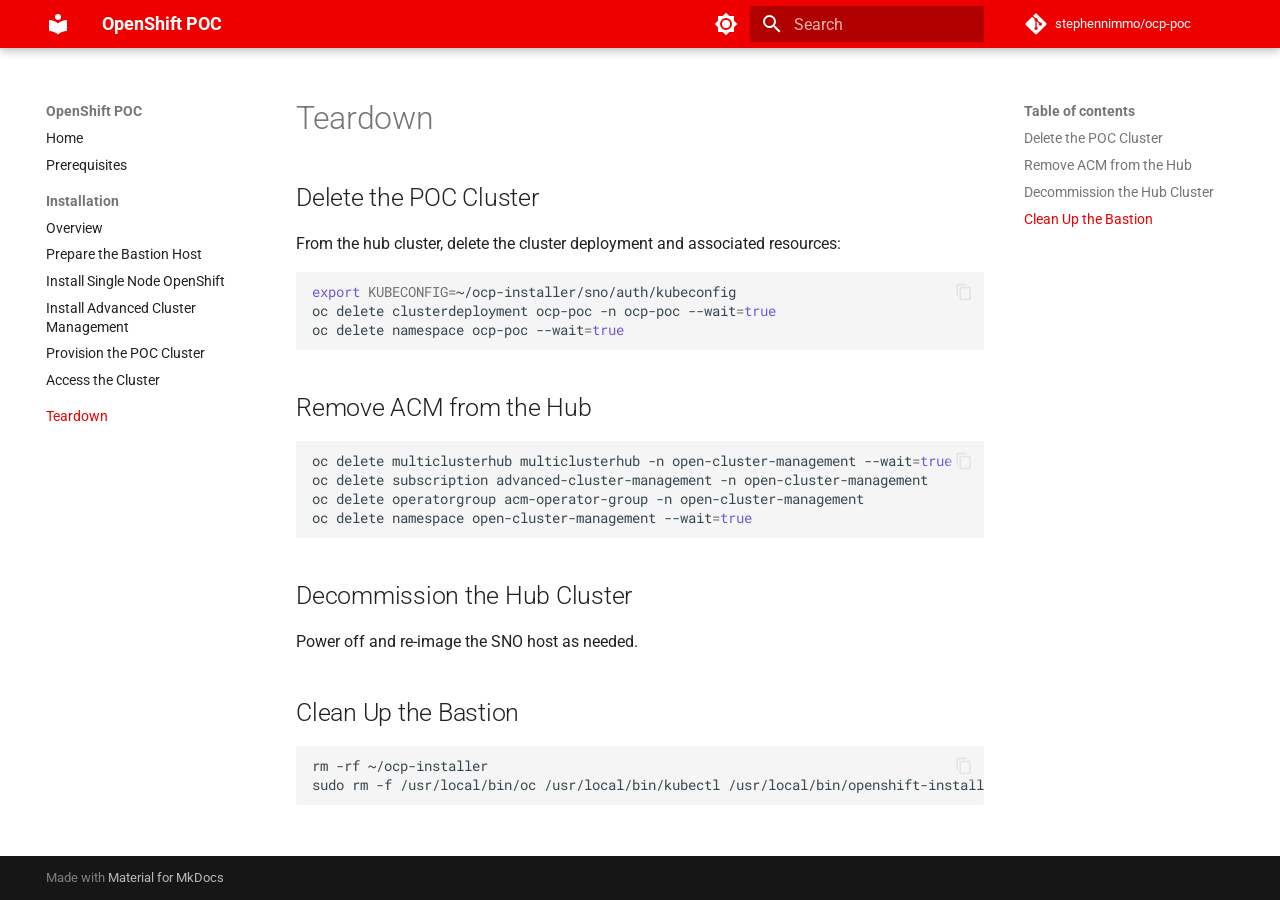
<file: teardown/index.html>
<!doctype html>
<html lang="en" class="no-js">
  <head>
    
      <meta charset="utf-8">
      <meta name="viewport" content="width=device-width,initial-scale=1">
      
        <meta name="description" content="OpenShift Proof of Concept with Advanced Cluster Management">
      
      
      
      
        <link rel="prev" href="../installation/access/">
      
      
      
        
      
      
      <link rel="icon" href="../assets/images/favicon.png">
      <meta name="generator" content="mkdocs-1.6.1, mkdocs-material-9.7.5">
    
    
      
        <title>Teardown - OpenShift POC</title>
      
    
    
      <link rel="stylesheet" href="../assets/stylesheets/main.484c7ddc.min.css">
      
        
        <link rel="stylesheet" href="../assets/stylesheets/palette.ab4e12ef.min.css">
      
      


    
    
      
    
    
      
        
        
        <link rel="preconnect" href="https://fonts.gstatic.com" crossorigin>
        <link rel="stylesheet" href="https://fonts.googleapis.com/css?family=Roboto:300,300i,400,400i,700,700i%7CRoboto+Mono:400,400i,700,700i&display=fallback">
        <style>:root{--md-text-font:"Roboto";--md-code-font:"Roboto Mono"}</style>
      
    
    
      <link rel="stylesheet" href="../stylesheets/extra.css">
    
    <script>__md_scope=new URL("..",location),__md_hash=e=>[...e].reduce(((e,_)=>(e<<5)-e+_.charCodeAt(0)),0),__md_get=(e,_=localStorage,t=__md_scope)=>JSON.parse(_.getItem(t.pathname+"."+e)),__md_set=(e,_,t=localStorage,a=__md_scope)=>{try{t.setItem(a.pathname+"."+e,JSON.stringify(_))}catch(e){}}</script>
    
      

    
    
  </head>
  
  
    
    
      
    
    
    
    
    <body dir="ltr" data-md-color-scheme="default" data-md-color-primary="custom" data-md-color-accent="custom">
  
    
    <input class="md-toggle" data-md-toggle="drawer" type="checkbox" id="__drawer" autocomplete="off">
    <input class="md-toggle" data-md-toggle="search" type="checkbox" id="__search" autocomplete="off">
    <label class="md-overlay" for="__drawer"></label>
    <div data-md-component="skip">
      
        
        <a href="#teardown" class="md-skip">
          Skip to content
        </a>
      
    </div>
    <div data-md-component="announce">
      
    </div>
    
    
      

  

<header class="md-header md-header--shadow" data-md-component="header">
  <nav class="md-header__inner md-grid" aria-label="Header">
    <a href=".." title="OpenShift POC" class="md-header__button md-logo" aria-label="OpenShift POC" data-md-component="logo">
      
  
  <svg xmlns="http://www.w3.org/2000/svg" viewBox="0 0 24 24"><path d="M12 8a3 3 0 0 0 3-3 3 3 0 0 0-3-3 3 3 0 0 0-3 3 3 3 0 0 0 3 3m0 3.54C9.64 9.35 6.5 8 3 8v11c3.5 0 6.64 1.35 9 3.54 2.36-2.19 5.5-3.54 9-3.54V8c-3.5 0-6.64 1.35-9 3.54"/></svg>

    </a>
    <label class="md-header__button md-icon" for="__drawer">
      
      <svg xmlns="http://www.w3.org/2000/svg" viewBox="0 0 24 24"><path d="M3 6h18v2H3zm0 5h18v2H3zm0 5h18v2H3z"/></svg>
    </label>
    <div class="md-header__title" data-md-component="header-title">
      <div class="md-header__ellipsis">
        <div class="md-header__topic">
          <span class="md-ellipsis">
            OpenShift POC
          </span>
        </div>
        <div class="md-header__topic" data-md-component="header-topic">
          <span class="md-ellipsis">
            
              Teardown
            
          </span>
        </div>
      </div>
    </div>
    
      
        <form class="md-header__option" data-md-component="palette">
  
    
    
    
    <input class="md-option" data-md-color-media="" data-md-color-scheme="default" data-md-color-primary="custom" data-md-color-accent="custom"  aria-label="Switch to dark mode"  type="radio" name="__palette" id="__palette_0">
    
      <label class="md-header__button md-icon" title="Switch to dark mode" for="__palette_1" hidden>
        <svg xmlns="http://www.w3.org/2000/svg" viewBox="0 0 24 24"><path d="M12 8a4 4 0 0 0-4 4 4 4 0 0 0 4 4 4 4 0 0 0 4-4 4 4 0 0 0-4-4m0 10a6 6 0 0 1-6-6 6 6 0 0 1 6-6 6 6 0 0 1 6 6 6 6 0 0 1-6 6m8-9.31V4h-4.69L12 .69 8.69 4H4v4.69L.69 12 4 15.31V20h4.69L12 23.31 15.31 20H20v-4.69L23.31 12z"/></svg>
      </label>
    
  
    
    
    
    <input class="md-option" data-md-color-media="" data-md-color-scheme="slate" data-md-color-primary="custom" data-md-color-accent="custom"  aria-label="Switch to light mode"  type="radio" name="__palette" id="__palette_1">
    
      <label class="md-header__button md-icon" title="Switch to light mode" for="__palette_0" hidden>
        <svg xmlns="http://www.w3.org/2000/svg" viewBox="0 0 24 24"><path d="M12 18c-.89 0-1.74-.2-2.5-.55C11.56 16.5 13 14.42 13 12s-1.44-4.5-3.5-5.45C10.26 6.2 11.11 6 12 6a6 6 0 0 1 6 6 6 6 0 0 1-6 6m8-9.31V4h-4.69L12 .69 8.69 4H4v4.69L.69 12 4 15.31V20h4.69L12 23.31 15.31 20H20v-4.69L23.31 12z"/></svg>
      </label>
    
  
</form>
      
    
    
      <script>var palette=__md_get("__palette");if(palette&&palette.color){if("(prefers-color-scheme)"===palette.color.media){var media=matchMedia("(prefers-color-scheme: light)"),input=document.querySelector(media.matches?"[data-md-color-media='(prefers-color-scheme: light)']":"[data-md-color-media='(prefers-color-scheme: dark)']");palette.color.media=input.getAttribute("data-md-color-media"),palette.color.scheme=input.getAttribute("data-md-color-scheme"),palette.color.primary=input.getAttribute("data-md-color-primary"),palette.color.accent=input.getAttribute("data-md-color-accent")}for(var[key,value]of Object.entries(palette.color))document.body.setAttribute("data-md-color-"+key,value)}</script>
    
    
    
      
      
        <label class="md-header__button md-icon" for="__search">
          
          <svg xmlns="http://www.w3.org/2000/svg" viewBox="0 0 24 24"><path d="M9.5 3A6.5 6.5 0 0 1 16 9.5c0 1.61-.59 3.09-1.56 4.23l.27.27h.79l5 5-1.5 1.5-5-5v-.79l-.27-.27A6.52 6.52 0 0 1 9.5 16 6.5 6.5 0 0 1 3 9.5 6.5 6.5 0 0 1 9.5 3m0 2C7 5 5 7 5 9.5S7 14 9.5 14 14 12 14 9.5 12 5 9.5 5"/></svg>
        </label>
        <div class="md-search" data-md-component="search" role="dialog">
  <label class="md-search__overlay" for="__search"></label>
  <div class="md-search__inner" role="search">
    <form class="md-search__form" name="search">
      <input type="text" class="md-search__input" name="query" aria-label="Search" placeholder="Search" autocapitalize="off" autocorrect="off" autocomplete="off" spellcheck="false" data-md-component="search-query" required>
      <label class="md-search__icon md-icon" for="__search">
        
        <svg xmlns="http://www.w3.org/2000/svg" viewBox="0 0 24 24"><path d="M9.5 3A6.5 6.5 0 0 1 16 9.5c0 1.61-.59 3.09-1.56 4.23l.27.27h.79l5 5-1.5 1.5-5-5v-.79l-.27-.27A6.52 6.52 0 0 1 9.5 16 6.5 6.5 0 0 1 3 9.5 6.5 6.5 0 0 1 9.5 3m0 2C7 5 5 7 5 9.5S7 14 9.5 14 14 12 14 9.5 12 5 9.5 5"/></svg>
        
        <svg xmlns="http://www.w3.org/2000/svg" viewBox="0 0 24 24"><path d="M20 11v2H8l5.5 5.5-1.42 1.42L4.16 12l7.92-7.92L13.5 5.5 8 11z"/></svg>
      </label>
      <nav class="md-search__options" aria-label="Search">
        
        <button type="reset" class="md-search__icon md-icon" title="Clear" aria-label="Clear" tabindex="-1">
          
          <svg xmlns="http://www.w3.org/2000/svg" viewBox="0 0 24 24"><path d="M19 6.41 17.59 5 12 10.59 6.41 5 5 6.41 10.59 12 5 17.59 6.41 19 12 13.41 17.59 19 19 17.59 13.41 12z"/></svg>
        </button>
      </nav>
      
    </form>
    <div class="md-search__output">
      <div class="md-search__scrollwrap" tabindex="0" data-md-scrollfix>
        <div class="md-search-result" data-md-component="search-result">
          <div class="md-search-result__meta">
            Initializing search
          </div>
          <ol class="md-search-result__list" role="presentation"></ol>
        </div>
      </div>
    </div>
  </div>
</div>
      
    
    
      <div class="md-header__source">
        <a href="https://github.com/stephennimmo/ocp-poc" title="Go to repository" class="md-source" data-md-component="source">
  <div class="md-source__icon md-icon">
    
    <svg xmlns="http://www.w3.org/2000/svg" viewBox="0 0 448 512"><!--! Font Awesome Free 7.1.0 by @fontawesome - https://fontawesome.com License - https://fontawesome.com/license/free (Icons: CC BY 4.0, Fonts: SIL OFL 1.1, Code: MIT License) Copyright 2025 Fonticons, Inc.--><path d="M439.6 236.1 244 40.5c-5.4-5.5-12.8-8.5-20.4-8.5s-15 3-20.4 8.4L162.5 81l51.5 51.5c27.1-9.1 52.7 16.8 43.4 43.7l49.7 49.7c34.2-11.8 61.2 31 35.5 56.7-26.5 26.5-70.2-2.9-56-37.3L240.3 199v121.9c25.3 12.5 22.3 41.8 9.1 55-6.4 6.4-15.2 10.1-24.3 10.1s-17.8-3.6-24.3-10.1c-17.6-17.6-11.1-46.9 11.2-56v-123c-20.8-8.5-24.6-30.7-18.6-45L142.6 101 8.5 235.1C3 240.6 0 247.9 0 255.5s3 15 8.5 20.4l195.6 195.7c5.4 5.4 12.7 8.4 20.4 8.4s15-3 20.4-8.4l194.7-194.7c5.4-5.4 8.4-12.8 8.4-20.4s-3-15-8.4-20.4"/></svg>
  </div>
  <div class="md-source__repository">
    stephennimmo/ocp-poc
  </div>
</a>
      </div>
    
  </nav>
  
</header>
    
    <div class="md-container" data-md-component="container">
      
      
        
          
        
      
      <main class="md-main" data-md-component="main">
        <div class="md-main__inner md-grid">
          
            
              
              <div class="md-sidebar md-sidebar--primary" data-md-component="sidebar" data-md-type="navigation" >
                <div class="md-sidebar__scrollwrap">
                  <div class="md-sidebar__inner">
                    



<nav class="md-nav md-nav--primary" aria-label="Navigation" data-md-level="0">
  <label class="md-nav__title" for="__drawer">
    <a href=".." title="OpenShift POC" class="md-nav__button md-logo" aria-label="OpenShift POC" data-md-component="logo">
      
  
  <svg xmlns="http://www.w3.org/2000/svg" viewBox="0 0 24 24"><path d="M12 8a3 3 0 0 0 3-3 3 3 0 0 0-3-3 3 3 0 0 0-3 3 3 3 0 0 0 3 3m0 3.54C9.64 9.35 6.5 8 3 8v11c3.5 0 6.64 1.35 9 3.54 2.36-2.19 5.5-3.54 9-3.54V8c-3.5 0-6.64 1.35-9 3.54"/></svg>

    </a>
    OpenShift POC
  </label>
  
    <div class="md-nav__source">
      <a href="https://github.com/stephennimmo/ocp-poc" title="Go to repository" class="md-source" data-md-component="source">
  <div class="md-source__icon md-icon">
    
    <svg xmlns="http://www.w3.org/2000/svg" viewBox="0 0 448 512"><!--! Font Awesome Free 7.1.0 by @fontawesome - https://fontawesome.com License - https://fontawesome.com/license/free (Icons: CC BY 4.0, Fonts: SIL OFL 1.1, Code: MIT License) Copyright 2025 Fonticons, Inc.--><path d="M439.6 236.1 244 40.5c-5.4-5.5-12.8-8.5-20.4-8.5s-15 3-20.4 8.4L162.5 81l51.5 51.5c27.1-9.1 52.7 16.8 43.4 43.7l49.7 49.7c34.2-11.8 61.2 31 35.5 56.7-26.5 26.5-70.2-2.9-56-37.3L240.3 199v121.9c25.3 12.5 22.3 41.8 9.1 55-6.4 6.4-15.2 10.1-24.3 10.1s-17.8-3.6-24.3-10.1c-17.6-17.6-11.1-46.9 11.2-56v-123c-20.8-8.5-24.6-30.7-18.6-45L142.6 101 8.5 235.1C3 240.6 0 247.9 0 255.5s3 15 8.5 20.4l195.6 195.7c5.4 5.4 12.7 8.4 20.4 8.4s15-3 20.4-8.4l194.7-194.7c5.4-5.4 8.4-12.8 8.4-20.4s-3-15-8.4-20.4"/></svg>
  </div>
  <div class="md-source__repository">
    stephennimmo/ocp-poc
  </div>
</a>
    </div>
  
  <ul class="md-nav__list" data-md-scrollfix>
    
      
      
  
  
  
  
    <li class="md-nav__item">
      <a href=".." class="md-nav__link">
        
  
  
  <span class="md-ellipsis">
    
  
    Home
  

    
  </span>
  
  

      </a>
    </li>
  

    
      
      
  
  
  
  
    <li class="md-nav__item">
      <a href="../prerequisites/" class="md-nav__link">
        
  
  
  <span class="md-ellipsis">
    
  
    Prerequisites
  

    
  </span>
  
  

      </a>
    </li>
  

    
      
      
  
  
  
  
    
    
    
    
      
        
        
      
    
    
    <li class="md-nav__item md-nav__item--section md-nav__item--nested">
      
        
        
          
        
        <input class="md-nav__toggle md-toggle md-toggle--indeterminate" type="checkbox" id="__nav_3" >
        
          
          <label class="md-nav__link" for="__nav_3" id="__nav_3_label" tabindex="">
            
  
  
  <span class="md-ellipsis">
    
  
    Installation
  

    
  </span>
  
  

            <span class="md-nav__icon md-icon"></span>
          </label>
        
        <nav class="md-nav" data-md-level="1" aria-labelledby="__nav_3_label" aria-expanded="false">
          <label class="md-nav__title" for="__nav_3">
            <span class="md-nav__icon md-icon"></span>
            
  
    Installation
  

          </label>
          <ul class="md-nav__list" data-md-scrollfix>
            
              
                
  
  
  
  
    <li class="md-nav__item">
      <a href="../installation/" class="md-nav__link">
        
  
  
  <span class="md-ellipsis">
    
  
    Overview
  

    
  </span>
  
  

      </a>
    </li>
  

              
            
              
                
  
  
  
  
    <li class="md-nav__item">
      <a href="../installation/bastion/" class="md-nav__link">
        
  
  
  <span class="md-ellipsis">
    
  
    Prepare the Bastion Host
  

    
  </span>
  
  

      </a>
    </li>
  

              
            
              
                
  
  
  
  
    <li class="md-nav__item">
      <a href="../installation/sno/" class="md-nav__link">
        
  
  
  <span class="md-ellipsis">
    
  
    Install Single Node OpenShift
  

    
  </span>
  
  

      </a>
    </li>
  

              
            
              
                
  
  
  
  
    <li class="md-nav__item">
      <a href="../installation/acm/" class="md-nav__link">
        
  
  
  <span class="md-ellipsis">
    
  
    Install Advanced Cluster Management
  

    
  </span>
  
  

      </a>
    </li>
  

              
            
              
                
  
  
  
  
    <li class="md-nav__item">
      <a href="../installation/provision/" class="md-nav__link">
        
  
  
  <span class="md-ellipsis">
    
  
    Provision the POC Cluster
  

    
  </span>
  
  

      </a>
    </li>
  

              
            
              
                
  
  
  
  
    <li class="md-nav__item">
      <a href="../installation/access/" class="md-nav__link">
        
  
  
  <span class="md-ellipsis">
    
  
    Access the Cluster
  

    
  </span>
  
  

      </a>
    </li>
  

              
            
          </ul>
        </nav>
      
    </li>
  

    
      
      
  
  
    
  
  
  
    <li class="md-nav__item md-nav__item--active">
      
      <input class="md-nav__toggle md-toggle" type="checkbox" id="__toc">
      
      
        
      
      
        <label class="md-nav__link md-nav__link--active" for="__toc">
          
  
  
  <span class="md-ellipsis">
    
  
    Teardown
  

    
  </span>
  
  

          <span class="md-nav__icon md-icon"></span>
        </label>
      
      <a href="./" class="md-nav__link md-nav__link--active">
        
  
  
  <span class="md-ellipsis">
    
  
    Teardown
  

    
  </span>
  
  

      </a>
      
        

<nav class="md-nav md-nav--secondary" aria-label="Table of contents">
  
  
  
    
  
  
    <label class="md-nav__title" for="__toc">
      <span class="md-nav__icon md-icon"></span>
      Table of contents
    </label>
    <ul class="md-nav__list" data-md-component="toc" data-md-scrollfix>
      
        <li class="md-nav__item">
  <a href="#delete-the-poc-cluster" class="md-nav__link">
    <span class="md-ellipsis">
      
        Delete the POC Cluster
      
    </span>
  </a>
  
</li>
      
        <li class="md-nav__item">
  <a href="#remove-acm-from-the-hub" class="md-nav__link">
    <span class="md-ellipsis">
      
        Remove ACM from the Hub
      
    </span>
  </a>
  
</li>
      
        <li class="md-nav__item">
  <a href="#decommission-the-hub-cluster" class="md-nav__link">
    <span class="md-ellipsis">
      
        Decommission the Hub Cluster
      
    </span>
  </a>
  
</li>
      
        <li class="md-nav__item">
  <a href="#clean-up-the-bastion" class="md-nav__link">
    <span class="md-ellipsis">
      
        Clean Up the Bastion
      
    </span>
  </a>
  
</li>
      
    </ul>
  
</nav>
      
    </li>
  

    
  </ul>
</nav>
                  </div>
                </div>
              </div>
            
            
              
              <div class="md-sidebar md-sidebar--secondary" data-md-component="sidebar" data-md-type="toc" >
                <div class="md-sidebar__scrollwrap">
                  <div class="md-sidebar__inner">
                    

<nav class="md-nav md-nav--secondary" aria-label="Table of contents">
  
  
  
    
  
  
    <label class="md-nav__title" for="__toc">
      <span class="md-nav__icon md-icon"></span>
      Table of contents
    </label>
    <ul class="md-nav__list" data-md-component="toc" data-md-scrollfix>
      
        <li class="md-nav__item">
  <a href="#delete-the-poc-cluster" class="md-nav__link">
    <span class="md-ellipsis">
      
        Delete the POC Cluster
      
    </span>
  </a>
  
</li>
      
        <li class="md-nav__item">
  <a href="#remove-acm-from-the-hub" class="md-nav__link">
    <span class="md-ellipsis">
      
        Remove ACM from the Hub
      
    </span>
  </a>
  
</li>
      
        <li class="md-nav__item">
  <a href="#decommission-the-hub-cluster" class="md-nav__link">
    <span class="md-ellipsis">
      
        Decommission the Hub Cluster
      
    </span>
  </a>
  
</li>
      
        <li class="md-nav__item">
  <a href="#clean-up-the-bastion" class="md-nav__link">
    <span class="md-ellipsis">
      
        Clean Up the Bastion
      
    </span>
  </a>
  
</li>
      
    </ul>
  
</nav>
                  </div>
                </div>
              </div>
            
          
          
            <div class="md-content" data-md-component="content">
              
              <article class="md-content__inner md-typeset">
                
                  


  
  


<h1 id="teardown">Teardown</h1>
<h2 id="delete-the-poc-cluster">Delete the POC Cluster</h2>
<p>From the hub cluster, delete the cluster deployment and associated resources:</p>
<div class="highlight"><pre><span></span><code><span class="nb">export</span><span class="w"> </span><span class="nv">KUBECONFIG</span><span class="o">=</span>~/ocp-installer/sno/auth/kubeconfig
oc<span class="w"> </span>delete<span class="w"> </span>clusterdeployment<span class="w"> </span>ocp-poc<span class="w"> </span>-n<span class="w"> </span>ocp-poc<span class="w"> </span>--wait<span class="o">=</span><span class="nb">true</span>
oc<span class="w"> </span>delete<span class="w"> </span>namespace<span class="w"> </span>ocp-poc<span class="w"> </span>--wait<span class="o">=</span><span class="nb">true</span>
</code></pre></div>
<h2 id="remove-acm-from-the-hub">Remove ACM from the Hub</h2>
<div class="highlight"><pre><span></span><code>oc<span class="w"> </span>delete<span class="w"> </span>multiclusterhub<span class="w"> </span>multiclusterhub<span class="w"> </span>-n<span class="w"> </span>open-cluster-management<span class="w"> </span>--wait<span class="o">=</span><span class="nb">true</span>
oc<span class="w"> </span>delete<span class="w"> </span>subscription<span class="w"> </span>advanced-cluster-management<span class="w"> </span>-n<span class="w"> </span>open-cluster-management
oc<span class="w"> </span>delete<span class="w"> </span>operatorgroup<span class="w"> </span>acm-operator-group<span class="w"> </span>-n<span class="w"> </span>open-cluster-management
oc<span class="w"> </span>delete<span class="w"> </span>namespace<span class="w"> </span>open-cluster-management<span class="w"> </span>--wait<span class="o">=</span><span class="nb">true</span>
</code></pre></div>
<h2 id="decommission-the-hub-cluster">Decommission the Hub Cluster</h2>
<p>Power off and re-image the SNO host as needed.</p>
<h2 id="clean-up-the-bastion">Clean Up the Bastion</h2>
<div class="highlight"><pre><span></span><code>rm<span class="w"> </span>-rf<span class="w"> </span>~/ocp-installer
sudo<span class="w"> </span>rm<span class="w"> </span>-f<span class="w"> </span>/usr/local/bin/oc<span class="w"> </span>/usr/local/bin/kubectl<span class="w"> </span>/usr/local/bin/openshift-install
</code></pre></div>












                
              </article>
            </div>
          
          
<script>var target=document.getElementById(location.hash.slice(1));target&&target.name&&(target.checked=target.name.startsWith("__tabbed_"))</script>
        </div>
        
          <button type="button" class="md-top md-icon" data-md-component="top" hidden>
  
  <svg xmlns="http://www.w3.org/2000/svg" viewBox="0 0 24 24"><path d="M13 20h-2V8l-5.5 5.5-1.42-1.42L12 4.16l7.92 7.92-1.42 1.42L13 8z"/></svg>
  Back to top
</button>
        
      </main>
      
        <footer class="md-footer">
  
  <div class="md-footer-meta md-typeset">
    <div class="md-footer-meta__inner md-grid">
      <div class="md-copyright">
  
  
    Made with
    <a href="https://squidfunk.github.io/mkdocs-material/" target="_blank" rel="noopener">
      Material for MkDocs
    </a>
  
</div>
      
    </div>
  </div>
</footer>
      
    </div>
    <div class="md-dialog" data-md-component="dialog">
      <div class="md-dialog__inner md-typeset"></div>
    </div>
    
    
    
      
      
      <script id="__config" type="application/json">{"annotate": null, "base": "..", "features": ["navigation.sections", "navigation.expand", "navigation.top", "content.code.copy"], "search": "../assets/javascripts/workers/search.2c215733.min.js", "tags": null, "translations": {"clipboard.copied": "Copied to clipboard", "clipboard.copy": "Copy to clipboard", "search.result.more.one": "1 more on this page", "search.result.more.other": "# more on this page", "search.result.none": "No matching documents", "search.result.one": "1 matching document", "search.result.other": "# matching documents", "search.result.placeholder": "Type to start searching", "search.result.term.missing": "Missing", "select.version": "Select version"}, "version": null}</script>
    
    
      <script src="../assets/javascripts/bundle.79ae519e.min.js"></script>
      
        <script src="../js/open_in_new_tab.js"></script>
      
    
  </body>
</html>
</file>
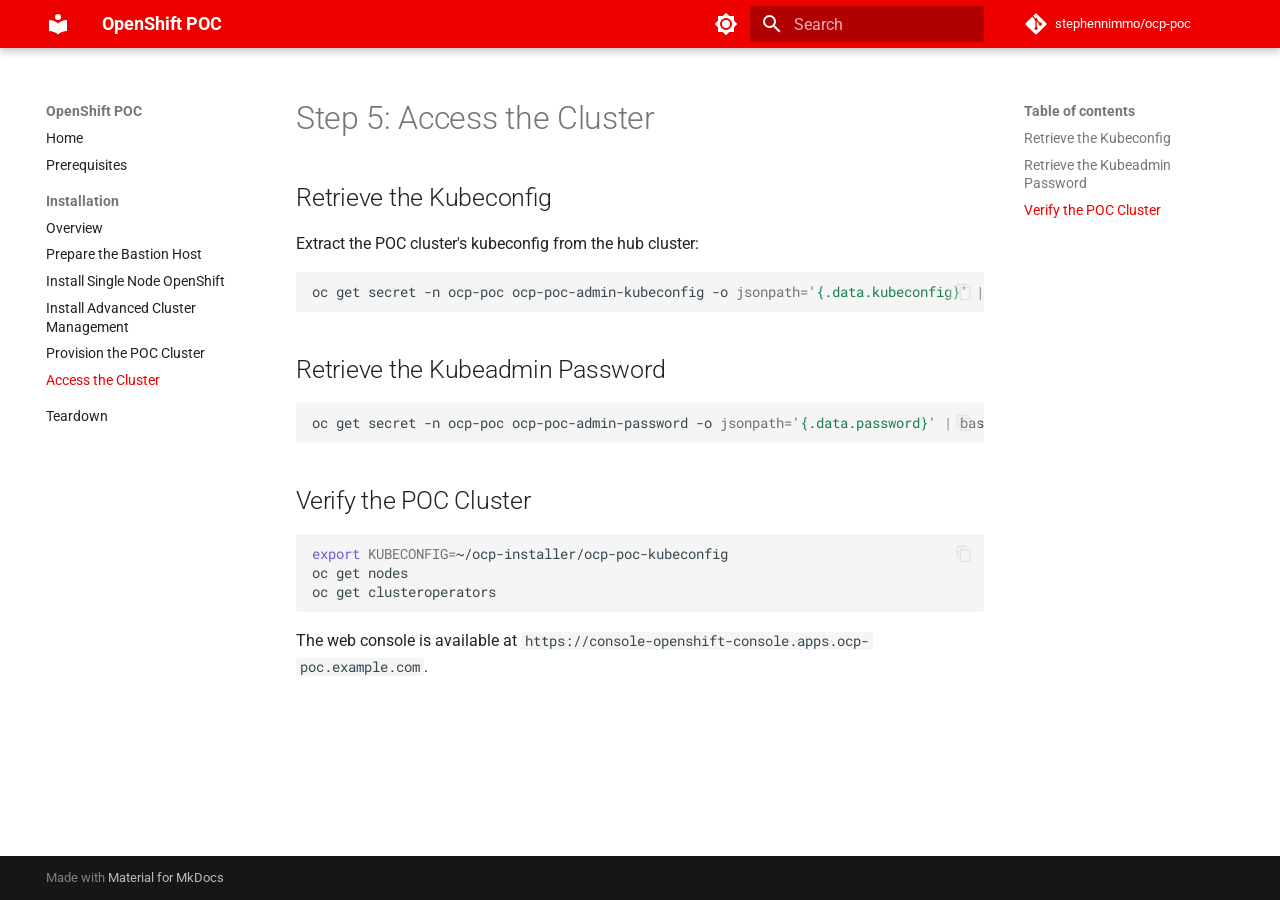
<file: installation/access/index.html>
<!doctype html>
<html lang="en" class="no-js">
  <head>
    
      <meta charset="utf-8">
      <meta name="viewport" content="width=device-width,initial-scale=1">
      
        <meta name="description" content="OpenShift Proof of Concept with Advanced Cluster Management">
      
      
      
      
        <link rel="prev" href="../provision/">
      
      
        <link rel="next" href="../../teardown/">
      
      
        
      
      
      <link rel="icon" href="../../assets/images/favicon.png">
      <meta name="generator" content="mkdocs-1.6.1, mkdocs-material-9.7.5">
    
    
      
        <title>Access the Cluster - OpenShift POC</title>
      
    
    
      <link rel="stylesheet" href="../../assets/stylesheets/main.484c7ddc.min.css">
      
        
        <link rel="stylesheet" href="../../assets/stylesheets/palette.ab4e12ef.min.css">
      
      


    
    
      
    
    
      
        
        
        <link rel="preconnect" href="https://fonts.gstatic.com" crossorigin>
        <link rel="stylesheet" href="https://fonts.googleapis.com/css?family=Roboto:300,300i,400,400i,700,700i%7CRoboto+Mono:400,400i,700,700i&display=fallback">
        <style>:root{--md-text-font:"Roboto";--md-code-font:"Roboto Mono"}</style>
      
    
    
      <link rel="stylesheet" href="../../stylesheets/extra.css">
    
    <script>__md_scope=new URL("../..",location),__md_hash=e=>[...e].reduce(((e,_)=>(e<<5)-e+_.charCodeAt(0)),0),__md_get=(e,_=localStorage,t=__md_scope)=>JSON.parse(_.getItem(t.pathname+"."+e)),__md_set=(e,_,t=localStorage,a=__md_scope)=>{try{t.setItem(a.pathname+"."+e,JSON.stringify(_))}catch(e){}}</script>
    
      

    
    
  </head>
  
  
    
    
      
    
    
    
    
    <body dir="ltr" data-md-color-scheme="default" data-md-color-primary="custom" data-md-color-accent="custom">
  
    
    <input class="md-toggle" data-md-toggle="drawer" type="checkbox" id="__drawer" autocomplete="off">
    <input class="md-toggle" data-md-toggle="search" type="checkbox" id="__search" autocomplete="off">
    <label class="md-overlay" for="__drawer"></label>
    <div data-md-component="skip">
      
        
        <a href="#step-5-access-the-cluster" class="md-skip">
          Skip to content
        </a>
      
    </div>
    <div data-md-component="announce">
      
    </div>
    
    
      

  

<header class="md-header md-header--shadow" data-md-component="header">
  <nav class="md-header__inner md-grid" aria-label="Header">
    <a href="../.." title="OpenShift POC" class="md-header__button md-logo" aria-label="OpenShift POC" data-md-component="logo">
      
  
  <svg xmlns="http://www.w3.org/2000/svg" viewBox="0 0 24 24"><path d="M12 8a3 3 0 0 0 3-3 3 3 0 0 0-3-3 3 3 0 0 0-3 3 3 3 0 0 0 3 3m0 3.54C9.64 9.35 6.5 8 3 8v11c3.5 0 6.64 1.35 9 3.54 2.36-2.19 5.5-3.54 9-3.54V8c-3.5 0-6.64 1.35-9 3.54"/></svg>

    </a>
    <label class="md-header__button md-icon" for="__drawer">
      
      <svg xmlns="http://www.w3.org/2000/svg" viewBox="0 0 24 24"><path d="M3 6h18v2H3zm0 5h18v2H3zm0 5h18v2H3z"/></svg>
    </label>
    <div class="md-header__title" data-md-component="header-title">
      <div class="md-header__ellipsis">
        <div class="md-header__topic">
          <span class="md-ellipsis">
            OpenShift POC
          </span>
        </div>
        <div class="md-header__topic" data-md-component="header-topic">
          <span class="md-ellipsis">
            
              Access the Cluster
            
          </span>
        </div>
      </div>
    </div>
    
      
        <form class="md-header__option" data-md-component="palette">
  
    
    
    
    <input class="md-option" data-md-color-media="" data-md-color-scheme="default" data-md-color-primary="custom" data-md-color-accent="custom"  aria-label="Switch to dark mode"  type="radio" name="__palette" id="__palette_0">
    
      <label class="md-header__button md-icon" title="Switch to dark mode" for="__palette_1" hidden>
        <svg xmlns="http://www.w3.org/2000/svg" viewBox="0 0 24 24"><path d="M12 8a4 4 0 0 0-4 4 4 4 0 0 0 4 4 4 4 0 0 0 4-4 4 4 0 0 0-4-4m0 10a6 6 0 0 1-6-6 6 6 0 0 1 6-6 6 6 0 0 1 6 6 6 6 0 0 1-6 6m8-9.31V4h-4.69L12 .69 8.69 4H4v4.69L.69 12 4 15.31V20h4.69L12 23.31 15.31 20H20v-4.69L23.31 12z"/></svg>
      </label>
    
  
    
    
    
    <input class="md-option" data-md-color-media="" data-md-color-scheme="slate" data-md-color-primary="custom" data-md-color-accent="custom"  aria-label="Switch to light mode"  type="radio" name="__palette" id="__palette_1">
    
      <label class="md-header__button md-icon" title="Switch to light mode" for="__palette_0" hidden>
        <svg xmlns="http://www.w3.org/2000/svg" viewBox="0 0 24 24"><path d="M12 18c-.89 0-1.74-.2-2.5-.55C11.56 16.5 13 14.42 13 12s-1.44-4.5-3.5-5.45C10.26 6.2 11.11 6 12 6a6 6 0 0 1 6 6 6 6 0 0 1-6 6m8-9.31V4h-4.69L12 .69 8.69 4H4v4.69L.69 12 4 15.31V20h4.69L12 23.31 15.31 20H20v-4.69L23.31 12z"/></svg>
      </label>
    
  
</form>
      
    
    
      <script>var palette=__md_get("__palette");if(palette&&palette.color){if("(prefers-color-scheme)"===palette.color.media){var media=matchMedia("(prefers-color-scheme: light)"),input=document.querySelector(media.matches?"[data-md-color-media='(prefers-color-scheme: light)']":"[data-md-color-media='(prefers-color-scheme: dark)']");palette.color.media=input.getAttribute("data-md-color-media"),palette.color.scheme=input.getAttribute("data-md-color-scheme"),palette.color.primary=input.getAttribute("data-md-color-primary"),palette.color.accent=input.getAttribute("data-md-color-accent")}for(var[key,value]of Object.entries(palette.color))document.body.setAttribute("data-md-color-"+key,value)}</script>
    
    
    
      
      
        <label class="md-header__button md-icon" for="__search">
          
          <svg xmlns="http://www.w3.org/2000/svg" viewBox="0 0 24 24"><path d="M9.5 3A6.5 6.5 0 0 1 16 9.5c0 1.61-.59 3.09-1.56 4.23l.27.27h.79l5 5-1.5 1.5-5-5v-.79l-.27-.27A6.52 6.52 0 0 1 9.5 16 6.5 6.5 0 0 1 3 9.5 6.5 6.5 0 0 1 9.5 3m0 2C7 5 5 7 5 9.5S7 14 9.5 14 14 12 14 9.5 12 5 9.5 5"/></svg>
        </label>
        <div class="md-search" data-md-component="search" role="dialog">
  <label class="md-search__overlay" for="__search"></label>
  <div class="md-search__inner" role="search">
    <form class="md-search__form" name="search">
      <input type="text" class="md-search__input" name="query" aria-label="Search" placeholder="Search" autocapitalize="off" autocorrect="off" autocomplete="off" spellcheck="false" data-md-component="search-query" required>
      <label class="md-search__icon md-icon" for="__search">
        
        <svg xmlns="http://www.w3.org/2000/svg" viewBox="0 0 24 24"><path d="M9.5 3A6.5 6.5 0 0 1 16 9.5c0 1.61-.59 3.09-1.56 4.23l.27.27h.79l5 5-1.5 1.5-5-5v-.79l-.27-.27A6.52 6.52 0 0 1 9.5 16 6.5 6.5 0 0 1 3 9.5 6.5 6.5 0 0 1 9.5 3m0 2C7 5 5 7 5 9.5S7 14 9.5 14 14 12 14 9.5 12 5 9.5 5"/></svg>
        
        <svg xmlns="http://www.w3.org/2000/svg" viewBox="0 0 24 24"><path d="M20 11v2H8l5.5 5.5-1.42 1.42L4.16 12l7.92-7.92L13.5 5.5 8 11z"/></svg>
      </label>
      <nav class="md-search__options" aria-label="Search">
        
        <button type="reset" class="md-search__icon md-icon" title="Clear" aria-label="Clear" tabindex="-1">
          
          <svg xmlns="http://www.w3.org/2000/svg" viewBox="0 0 24 24"><path d="M19 6.41 17.59 5 12 10.59 6.41 5 5 6.41 10.59 12 5 17.59 6.41 19 12 13.41 17.59 19 19 17.59 13.41 12z"/></svg>
        </button>
      </nav>
      
    </form>
    <div class="md-search__output">
      <div class="md-search__scrollwrap" tabindex="0" data-md-scrollfix>
        <div class="md-search-result" data-md-component="search-result">
          <div class="md-search-result__meta">
            Initializing search
          </div>
          <ol class="md-search-result__list" role="presentation"></ol>
        </div>
      </div>
    </div>
  </div>
</div>
      
    
    
      <div class="md-header__source">
        <a href="https://github.com/stephennimmo/ocp-poc" title="Go to repository" class="md-source" data-md-component="source">
  <div class="md-source__icon md-icon">
    
    <svg xmlns="http://www.w3.org/2000/svg" viewBox="0 0 448 512"><!--! Font Awesome Free 7.1.0 by @fontawesome - https://fontawesome.com License - https://fontawesome.com/license/free (Icons: CC BY 4.0, Fonts: SIL OFL 1.1, Code: MIT License) Copyright 2025 Fonticons, Inc.--><path d="M439.6 236.1 244 40.5c-5.4-5.5-12.8-8.5-20.4-8.5s-15 3-20.4 8.4L162.5 81l51.5 51.5c27.1-9.1 52.7 16.8 43.4 43.7l49.7 49.7c34.2-11.8 61.2 31 35.5 56.7-26.5 26.5-70.2-2.9-56-37.3L240.3 199v121.9c25.3 12.5 22.3 41.8 9.1 55-6.4 6.4-15.2 10.1-24.3 10.1s-17.8-3.6-24.3-10.1c-17.6-17.6-11.1-46.9 11.2-56v-123c-20.8-8.5-24.6-30.7-18.6-45L142.6 101 8.5 235.1C3 240.6 0 247.9 0 255.5s3 15 8.5 20.4l195.6 195.7c5.4 5.4 12.7 8.4 20.4 8.4s15-3 20.4-8.4l194.7-194.7c5.4-5.4 8.4-12.8 8.4-20.4s-3-15-8.4-20.4"/></svg>
  </div>
  <div class="md-source__repository">
    stephennimmo/ocp-poc
  </div>
</a>
      </div>
    
  </nav>
  
</header>
    
    <div class="md-container" data-md-component="container">
      
      
        
          
        
      
      <main class="md-main" data-md-component="main">
        <div class="md-main__inner md-grid">
          
            
              
              <div class="md-sidebar md-sidebar--primary" data-md-component="sidebar" data-md-type="navigation" >
                <div class="md-sidebar__scrollwrap">
                  <div class="md-sidebar__inner">
                    



<nav class="md-nav md-nav--primary" aria-label="Navigation" data-md-level="0">
  <label class="md-nav__title" for="__drawer">
    <a href="../.." title="OpenShift POC" class="md-nav__button md-logo" aria-label="OpenShift POC" data-md-component="logo">
      
  
  <svg xmlns="http://www.w3.org/2000/svg" viewBox="0 0 24 24"><path d="M12 8a3 3 0 0 0 3-3 3 3 0 0 0-3-3 3 3 0 0 0-3 3 3 3 0 0 0 3 3m0 3.54C9.64 9.35 6.5 8 3 8v11c3.5 0 6.64 1.35 9 3.54 2.36-2.19 5.5-3.54 9-3.54V8c-3.5 0-6.64 1.35-9 3.54"/></svg>

    </a>
    OpenShift POC
  </label>
  
    <div class="md-nav__source">
      <a href="https://github.com/stephennimmo/ocp-poc" title="Go to repository" class="md-source" data-md-component="source">
  <div class="md-source__icon md-icon">
    
    <svg xmlns="http://www.w3.org/2000/svg" viewBox="0 0 448 512"><!--! Font Awesome Free 7.1.0 by @fontawesome - https://fontawesome.com License - https://fontawesome.com/license/free (Icons: CC BY 4.0, Fonts: SIL OFL 1.1, Code: MIT License) Copyright 2025 Fonticons, Inc.--><path d="M439.6 236.1 244 40.5c-5.4-5.5-12.8-8.5-20.4-8.5s-15 3-20.4 8.4L162.5 81l51.5 51.5c27.1-9.1 52.7 16.8 43.4 43.7l49.7 49.7c34.2-11.8 61.2 31 35.5 56.7-26.5 26.5-70.2-2.9-56-37.3L240.3 199v121.9c25.3 12.5 22.3 41.8 9.1 55-6.4 6.4-15.2 10.1-24.3 10.1s-17.8-3.6-24.3-10.1c-17.6-17.6-11.1-46.9 11.2-56v-123c-20.8-8.5-24.6-30.7-18.6-45L142.6 101 8.5 235.1C3 240.6 0 247.9 0 255.5s3 15 8.5 20.4l195.6 195.7c5.4 5.4 12.7 8.4 20.4 8.4s15-3 20.4-8.4l194.7-194.7c5.4-5.4 8.4-12.8 8.4-20.4s-3-15-8.4-20.4"/></svg>
  </div>
  <div class="md-source__repository">
    stephennimmo/ocp-poc
  </div>
</a>
    </div>
  
  <ul class="md-nav__list" data-md-scrollfix>
    
      
      
  
  
  
  
    <li class="md-nav__item">
      <a href="../.." class="md-nav__link">
        
  
  
  <span class="md-ellipsis">
    
  
    Home
  

    
  </span>
  
  

      </a>
    </li>
  

    
      
      
  
  
  
  
    <li class="md-nav__item">
      <a href="../../prerequisites/" class="md-nav__link">
        
  
  
  <span class="md-ellipsis">
    
  
    Prerequisites
  

    
  </span>
  
  

      </a>
    </li>
  

    
      
      
  
  
    
  
  
  
    
    
    
    
      
        
        
      
    
    
    <li class="md-nav__item md-nav__item--active md-nav__item--section md-nav__item--nested">
      
        
        
        <input class="md-nav__toggle md-toggle " type="checkbox" id="__nav_3" checked>
        
          
          <label class="md-nav__link" for="__nav_3" id="__nav_3_label" tabindex="">
            
  
  
  <span class="md-ellipsis">
    
  
    Installation
  

    
  </span>
  
  

            <span class="md-nav__icon md-icon"></span>
          </label>
        
        <nav class="md-nav" data-md-level="1" aria-labelledby="__nav_3_label" aria-expanded="true">
          <label class="md-nav__title" for="__nav_3">
            <span class="md-nav__icon md-icon"></span>
            
  
    Installation
  

          </label>
          <ul class="md-nav__list" data-md-scrollfix>
            
              
                
  
  
  
  
    <li class="md-nav__item">
      <a href="../" class="md-nav__link">
        
  
  
  <span class="md-ellipsis">
    
  
    Overview
  

    
  </span>
  
  

      </a>
    </li>
  

              
            
              
                
  
  
  
  
    <li class="md-nav__item">
      <a href="../bastion/" class="md-nav__link">
        
  
  
  <span class="md-ellipsis">
    
  
    Prepare the Bastion Host
  

    
  </span>
  
  

      </a>
    </li>
  

              
            
              
                
  
  
  
  
    <li class="md-nav__item">
      <a href="../sno/" class="md-nav__link">
        
  
  
  <span class="md-ellipsis">
    
  
    Install Single Node OpenShift
  

    
  </span>
  
  

      </a>
    </li>
  

              
            
              
                
  
  
  
  
    <li class="md-nav__item">
      <a href="../acm/" class="md-nav__link">
        
  
  
  <span class="md-ellipsis">
    
  
    Install Advanced Cluster Management
  

    
  </span>
  
  

      </a>
    </li>
  

              
            
              
                
  
  
  
  
    <li class="md-nav__item">
      <a href="../provision/" class="md-nav__link">
        
  
  
  <span class="md-ellipsis">
    
  
    Provision the POC Cluster
  

    
  </span>
  
  

      </a>
    </li>
  

              
            
              
                
  
  
    
  
  
  
    <li class="md-nav__item md-nav__item--active">
      
      <input class="md-nav__toggle md-toggle" type="checkbox" id="__toc">
      
      
        
      
      
        <label class="md-nav__link md-nav__link--active" for="__toc">
          
  
  
  <span class="md-ellipsis">
    
  
    Access the Cluster
  

    
  </span>
  
  

          <span class="md-nav__icon md-icon"></span>
        </label>
      
      <a href="./" class="md-nav__link md-nav__link--active">
        
  
  
  <span class="md-ellipsis">
    
  
    Access the Cluster
  

    
  </span>
  
  

      </a>
      
        

<nav class="md-nav md-nav--secondary" aria-label="Table of contents">
  
  
  
    
  
  
    <label class="md-nav__title" for="__toc">
      <span class="md-nav__icon md-icon"></span>
      Table of contents
    </label>
    <ul class="md-nav__list" data-md-component="toc" data-md-scrollfix>
      
        <li class="md-nav__item">
  <a href="#retrieve-the-kubeconfig" class="md-nav__link">
    <span class="md-ellipsis">
      
        Retrieve the Kubeconfig
      
    </span>
  </a>
  
</li>
      
        <li class="md-nav__item">
  <a href="#retrieve-the-kubeadmin-password" class="md-nav__link">
    <span class="md-ellipsis">
      
        Retrieve the Kubeadmin Password
      
    </span>
  </a>
  
</li>
      
        <li class="md-nav__item">
  <a href="#verify-the-poc-cluster" class="md-nav__link">
    <span class="md-ellipsis">
      
        Verify the POC Cluster
      
    </span>
  </a>
  
</li>
      
    </ul>
  
</nav>
      
    </li>
  

              
            
          </ul>
        </nav>
      
    </li>
  

    
      
      
  
  
  
  
    <li class="md-nav__item">
      <a href="../../teardown/" class="md-nav__link">
        
  
  
  <span class="md-ellipsis">
    
  
    Teardown
  

    
  </span>
  
  

      </a>
    </li>
  

    
  </ul>
</nav>
                  </div>
                </div>
              </div>
            
            
              
              <div class="md-sidebar md-sidebar--secondary" data-md-component="sidebar" data-md-type="toc" >
                <div class="md-sidebar__scrollwrap">
                  <div class="md-sidebar__inner">
                    

<nav class="md-nav md-nav--secondary" aria-label="Table of contents">
  
  
  
    
  
  
    <label class="md-nav__title" for="__toc">
      <span class="md-nav__icon md-icon"></span>
      Table of contents
    </label>
    <ul class="md-nav__list" data-md-component="toc" data-md-scrollfix>
      
        <li class="md-nav__item">
  <a href="#retrieve-the-kubeconfig" class="md-nav__link">
    <span class="md-ellipsis">
      
        Retrieve the Kubeconfig
      
    </span>
  </a>
  
</li>
      
        <li class="md-nav__item">
  <a href="#retrieve-the-kubeadmin-password" class="md-nav__link">
    <span class="md-ellipsis">
      
        Retrieve the Kubeadmin Password
      
    </span>
  </a>
  
</li>
      
        <li class="md-nav__item">
  <a href="#verify-the-poc-cluster" class="md-nav__link">
    <span class="md-ellipsis">
      
        Verify the POC Cluster
      
    </span>
  </a>
  
</li>
      
    </ul>
  
</nav>
                  </div>
                </div>
              </div>
            
          
          
            <div class="md-content" data-md-component="content">
              
              <article class="md-content__inner md-typeset">
                
                  


  
  


<h1 id="step-5-access-the-cluster">Step 5: Access the Cluster</h1>
<h2 id="retrieve-the-kubeconfig">Retrieve the Kubeconfig</h2>
<p>Extract the POC cluster's kubeconfig from the hub cluster:</p>
<div class="highlight"><pre><span></span><code>oc<span class="w"> </span>get<span class="w"> </span>secret<span class="w"> </span>-n<span class="w"> </span>ocp-poc<span class="w"> </span>ocp-poc-admin-kubeconfig<span class="w"> </span>-o<span class="w"> </span><span class="nv">jsonpath</span><span class="o">=</span><span class="s1">&#39;{.data.kubeconfig}&#39;</span><span class="w"> </span><span class="p">|</span><span class="w"> </span>base64<span class="w"> </span>-d<span class="w"> </span>&gt;<span class="w"> </span>~/ocp-installer/ocp-poc-kubeconfig
</code></pre></div>
<h2 id="retrieve-the-kubeadmin-password">Retrieve the Kubeadmin Password</h2>
<div class="highlight"><pre><span></span><code>oc<span class="w"> </span>get<span class="w"> </span>secret<span class="w"> </span>-n<span class="w"> </span>ocp-poc<span class="w"> </span>ocp-poc-admin-password<span class="w"> </span>-o<span class="w"> </span><span class="nv">jsonpath</span><span class="o">=</span><span class="s1">&#39;{.data.password}&#39;</span><span class="w"> </span><span class="p">|</span><span class="w"> </span>base64<span class="w"> </span>-d<span class="p">;</span><span class="w"> </span><span class="nb">echo</span>
</code></pre></div>
<h2 id="verify-the-poc-cluster">Verify the POC Cluster</h2>
<div class="highlight"><pre><span></span><code><span class="nb">export</span><span class="w"> </span><span class="nv">KUBECONFIG</span><span class="o">=</span>~/ocp-installer/ocp-poc-kubeconfig
oc<span class="w"> </span>get<span class="w"> </span>nodes
oc<span class="w"> </span>get<span class="w"> </span>clusteroperators
</code></pre></div>
<p>The web console is available at <code>https://console-openshift-console.apps.ocp-poc.example.com</code>.</p>












                
              </article>
            </div>
          
          
<script>var target=document.getElementById(location.hash.slice(1));target&&target.name&&(target.checked=target.name.startsWith("__tabbed_"))</script>
        </div>
        
          <button type="button" class="md-top md-icon" data-md-component="top" hidden>
  
  <svg xmlns="http://www.w3.org/2000/svg" viewBox="0 0 24 24"><path d="M13 20h-2V8l-5.5 5.5-1.42-1.42L12 4.16l7.92 7.92-1.42 1.42L13 8z"/></svg>
  Back to top
</button>
        
      </main>
      
        <footer class="md-footer">
  
  <div class="md-footer-meta md-typeset">
    <div class="md-footer-meta__inner md-grid">
      <div class="md-copyright">
  
  
    Made with
    <a href="https://squidfunk.github.io/mkdocs-material/" target="_blank" rel="noopener">
      Material for MkDocs
    </a>
  
</div>
      
    </div>
  </div>
</footer>
      
    </div>
    <div class="md-dialog" data-md-component="dialog">
      <div class="md-dialog__inner md-typeset"></div>
    </div>
    
    
    
      
      
      <script id="__config" type="application/json">{"annotate": null, "base": "../..", "features": ["navigation.sections", "navigation.expand", "navigation.top", "content.code.copy"], "search": "../../assets/javascripts/workers/search.2c215733.min.js", "tags": null, "translations": {"clipboard.copied": "Copied to clipboard", "clipboard.copy": "Copy to clipboard", "search.result.more.one": "1 more on this page", "search.result.more.other": "# more on this page", "search.result.none": "No matching documents", "search.result.one": "1 matching document", "search.result.other": "# matching documents", "search.result.placeholder": "Type to start searching", "search.result.term.missing": "Missing", "select.version": "Select version"}, "version": null}</script>
    
    
      <script src="../../assets/javascripts/bundle.79ae519e.min.js"></script>
      
        <script src="../../js/open_in_new_tab.js"></script>
      
    
  </body>
</html>
</file>
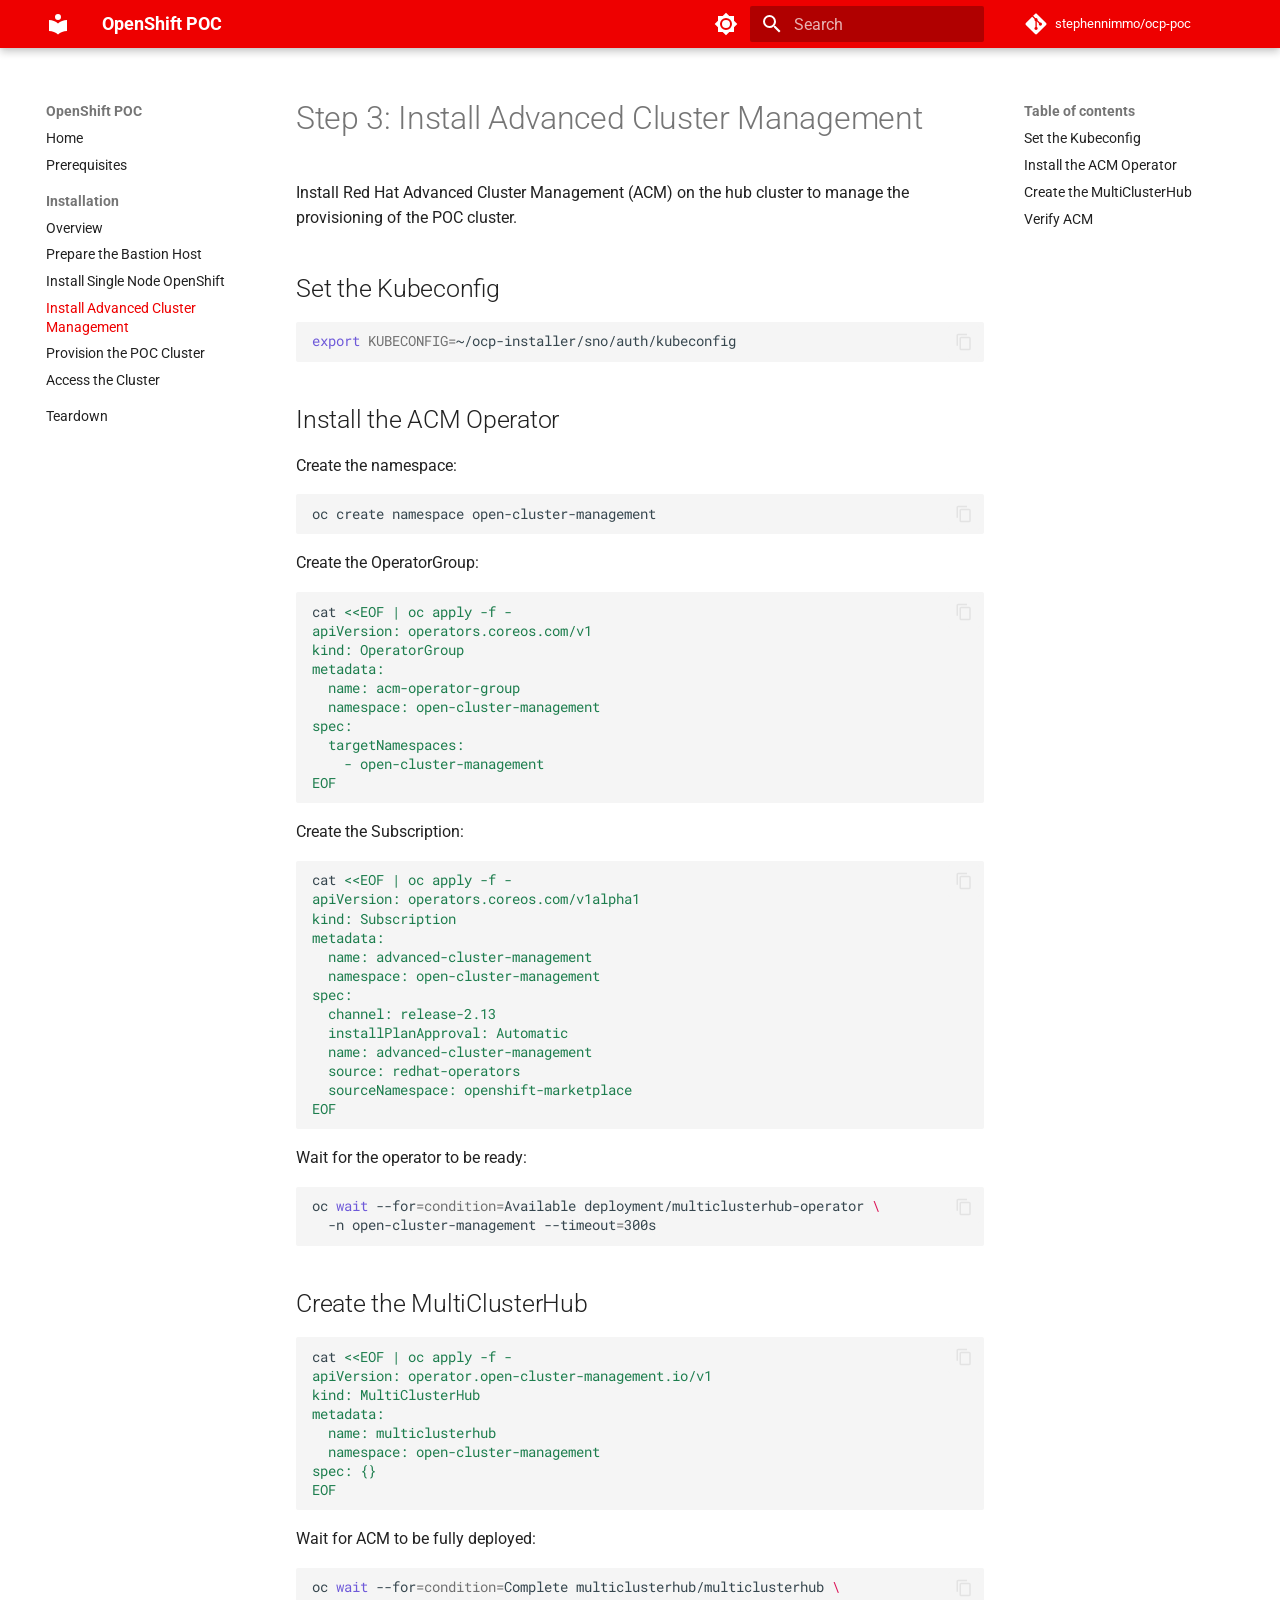
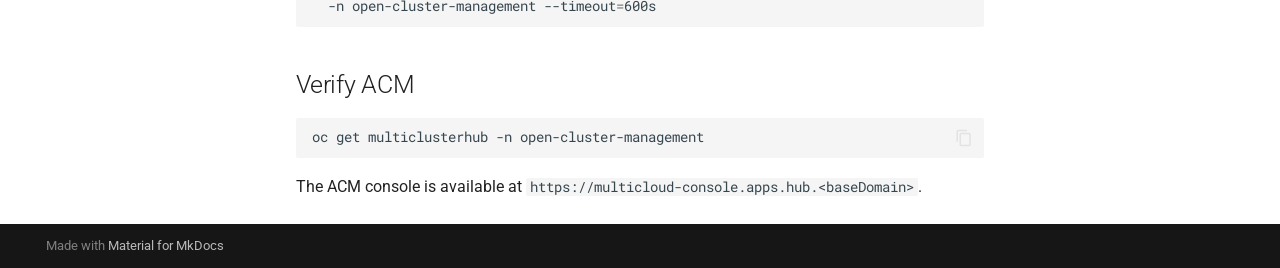
<file: installation/acm/index.html>
<!doctype html>
<html lang="en" class="no-js">
  <head>
    
      <meta charset="utf-8">
      <meta name="viewport" content="width=device-width,initial-scale=1">
      
        <meta name="description" content="OpenShift Proof of Concept with Advanced Cluster Management">
      
      
      
      
        <link rel="prev" href="../sno/">
      
      
        <link rel="next" href="../provision/">
      
      
        
      
      
      <link rel="icon" href="../../assets/images/favicon.png">
      <meta name="generator" content="mkdocs-1.6.1, mkdocs-material-9.7.5">
    
    
      
        <title>Install Advanced Cluster Management - OpenShift POC</title>
      
    
    
      <link rel="stylesheet" href="../../assets/stylesheets/main.484c7ddc.min.css">
      
        
        <link rel="stylesheet" href="../../assets/stylesheets/palette.ab4e12ef.min.css">
      
      


    
    
      
    
    
      
        
        
        <link rel="preconnect" href="https://fonts.gstatic.com" crossorigin>
        <link rel="stylesheet" href="https://fonts.googleapis.com/css?family=Roboto:300,300i,400,400i,700,700i%7CRoboto+Mono:400,400i,700,700i&display=fallback">
        <style>:root{--md-text-font:"Roboto";--md-code-font:"Roboto Mono"}</style>
      
    
    
      <link rel="stylesheet" href="../../stylesheets/extra.css">
    
    <script>__md_scope=new URL("../..",location),__md_hash=e=>[...e].reduce(((e,_)=>(e<<5)-e+_.charCodeAt(0)),0),__md_get=(e,_=localStorage,t=__md_scope)=>JSON.parse(_.getItem(t.pathname+"."+e)),__md_set=(e,_,t=localStorage,a=__md_scope)=>{try{t.setItem(a.pathname+"."+e,JSON.stringify(_))}catch(e){}}</script>
    
      

    
    
  </head>
  
  
    
    
      
    
    
    
    
    <body dir="ltr" data-md-color-scheme="default" data-md-color-primary="custom" data-md-color-accent="custom">
  
    
    <input class="md-toggle" data-md-toggle="drawer" type="checkbox" id="__drawer" autocomplete="off">
    <input class="md-toggle" data-md-toggle="search" type="checkbox" id="__search" autocomplete="off">
    <label class="md-overlay" for="__drawer"></label>
    <div data-md-component="skip">
      
        
        <a href="#step-3-install-advanced-cluster-management" class="md-skip">
          Skip to content
        </a>
      
    </div>
    <div data-md-component="announce">
      
    </div>
    
    
      

  

<header class="md-header md-header--shadow" data-md-component="header">
  <nav class="md-header__inner md-grid" aria-label="Header">
    <a href="../.." title="OpenShift POC" class="md-header__button md-logo" aria-label="OpenShift POC" data-md-component="logo">
      
  
  <svg xmlns="http://www.w3.org/2000/svg" viewBox="0 0 24 24"><path d="M12 8a3 3 0 0 0 3-3 3 3 0 0 0-3-3 3 3 0 0 0-3 3 3 3 0 0 0 3 3m0 3.54C9.64 9.35 6.5 8 3 8v11c3.5 0 6.64 1.35 9 3.54 2.36-2.19 5.5-3.54 9-3.54V8c-3.5 0-6.64 1.35-9 3.54"/></svg>

    </a>
    <label class="md-header__button md-icon" for="__drawer">
      
      <svg xmlns="http://www.w3.org/2000/svg" viewBox="0 0 24 24"><path d="M3 6h18v2H3zm0 5h18v2H3zm0 5h18v2H3z"/></svg>
    </label>
    <div class="md-header__title" data-md-component="header-title">
      <div class="md-header__ellipsis">
        <div class="md-header__topic">
          <span class="md-ellipsis">
            OpenShift POC
          </span>
        </div>
        <div class="md-header__topic" data-md-component="header-topic">
          <span class="md-ellipsis">
            
              Install Advanced Cluster Management
            
          </span>
        </div>
      </div>
    </div>
    
      
        <form class="md-header__option" data-md-component="palette">
  
    
    
    
    <input class="md-option" data-md-color-media="" data-md-color-scheme="default" data-md-color-primary="custom" data-md-color-accent="custom"  aria-label="Switch to dark mode"  type="radio" name="__palette" id="__palette_0">
    
      <label class="md-header__button md-icon" title="Switch to dark mode" for="__palette_1" hidden>
        <svg xmlns="http://www.w3.org/2000/svg" viewBox="0 0 24 24"><path d="M12 8a4 4 0 0 0-4 4 4 4 0 0 0 4 4 4 4 0 0 0 4-4 4 4 0 0 0-4-4m0 10a6 6 0 0 1-6-6 6 6 0 0 1 6-6 6 6 0 0 1 6 6 6 6 0 0 1-6 6m8-9.31V4h-4.69L12 .69 8.69 4H4v4.69L.69 12 4 15.31V20h4.69L12 23.31 15.31 20H20v-4.69L23.31 12z"/></svg>
      </label>
    
  
    
    
    
    <input class="md-option" data-md-color-media="" data-md-color-scheme="slate" data-md-color-primary="custom" data-md-color-accent="custom"  aria-label="Switch to light mode"  type="radio" name="__palette" id="__palette_1">
    
      <label class="md-header__button md-icon" title="Switch to light mode" for="__palette_0" hidden>
        <svg xmlns="http://www.w3.org/2000/svg" viewBox="0 0 24 24"><path d="M12 18c-.89 0-1.74-.2-2.5-.55C11.56 16.5 13 14.42 13 12s-1.44-4.5-3.5-5.45C10.26 6.2 11.11 6 12 6a6 6 0 0 1 6 6 6 6 0 0 1-6 6m8-9.31V4h-4.69L12 .69 8.69 4H4v4.69L.69 12 4 15.31V20h4.69L12 23.31 15.31 20H20v-4.69L23.31 12z"/></svg>
      </label>
    
  
</form>
      
    
    
      <script>var palette=__md_get("__palette");if(palette&&palette.color){if("(prefers-color-scheme)"===palette.color.media){var media=matchMedia("(prefers-color-scheme: light)"),input=document.querySelector(media.matches?"[data-md-color-media='(prefers-color-scheme: light)']":"[data-md-color-media='(prefers-color-scheme: dark)']");palette.color.media=input.getAttribute("data-md-color-media"),palette.color.scheme=input.getAttribute("data-md-color-scheme"),palette.color.primary=input.getAttribute("data-md-color-primary"),palette.color.accent=input.getAttribute("data-md-color-accent")}for(var[key,value]of Object.entries(palette.color))document.body.setAttribute("data-md-color-"+key,value)}</script>
    
    
    
      
      
        <label class="md-header__button md-icon" for="__search">
          
          <svg xmlns="http://www.w3.org/2000/svg" viewBox="0 0 24 24"><path d="M9.5 3A6.5 6.5 0 0 1 16 9.5c0 1.61-.59 3.09-1.56 4.23l.27.27h.79l5 5-1.5 1.5-5-5v-.79l-.27-.27A6.52 6.52 0 0 1 9.5 16 6.5 6.5 0 0 1 3 9.5 6.5 6.5 0 0 1 9.5 3m0 2C7 5 5 7 5 9.5S7 14 9.5 14 14 12 14 9.5 12 5 9.5 5"/></svg>
        </label>
        <div class="md-search" data-md-component="search" role="dialog">
  <label class="md-search__overlay" for="__search"></label>
  <div class="md-search__inner" role="search">
    <form class="md-search__form" name="search">
      <input type="text" class="md-search__input" name="query" aria-label="Search" placeholder="Search" autocapitalize="off" autocorrect="off" autocomplete="off" spellcheck="false" data-md-component="search-query" required>
      <label class="md-search__icon md-icon" for="__search">
        
        <svg xmlns="http://www.w3.org/2000/svg" viewBox="0 0 24 24"><path d="M9.5 3A6.5 6.5 0 0 1 16 9.5c0 1.61-.59 3.09-1.56 4.23l.27.27h.79l5 5-1.5 1.5-5-5v-.79l-.27-.27A6.52 6.52 0 0 1 9.5 16 6.5 6.5 0 0 1 3 9.5 6.5 6.5 0 0 1 9.5 3m0 2C7 5 5 7 5 9.5S7 14 9.5 14 14 12 14 9.5 12 5 9.5 5"/></svg>
        
        <svg xmlns="http://www.w3.org/2000/svg" viewBox="0 0 24 24"><path d="M20 11v2H8l5.5 5.5-1.42 1.42L4.16 12l7.92-7.92L13.5 5.5 8 11z"/></svg>
      </label>
      <nav class="md-search__options" aria-label="Search">
        
        <button type="reset" class="md-search__icon md-icon" title="Clear" aria-label="Clear" tabindex="-1">
          
          <svg xmlns="http://www.w3.org/2000/svg" viewBox="0 0 24 24"><path d="M19 6.41 17.59 5 12 10.59 6.41 5 5 6.41 10.59 12 5 17.59 6.41 19 12 13.41 17.59 19 19 17.59 13.41 12z"/></svg>
        </button>
      </nav>
      
    </form>
    <div class="md-search__output">
      <div class="md-search__scrollwrap" tabindex="0" data-md-scrollfix>
        <div class="md-search-result" data-md-component="search-result">
          <div class="md-search-result__meta">
            Initializing search
          </div>
          <ol class="md-search-result__list" role="presentation"></ol>
        </div>
      </div>
    </div>
  </div>
</div>
      
    
    
      <div class="md-header__source">
        <a href="https://github.com/stephennimmo/ocp-poc" title="Go to repository" class="md-source" data-md-component="source">
  <div class="md-source__icon md-icon">
    
    <svg xmlns="http://www.w3.org/2000/svg" viewBox="0 0 448 512"><!--! Font Awesome Free 7.1.0 by @fontawesome - https://fontawesome.com License - https://fontawesome.com/license/free (Icons: CC BY 4.0, Fonts: SIL OFL 1.1, Code: MIT License) Copyright 2025 Fonticons, Inc.--><path d="M439.6 236.1 244 40.5c-5.4-5.5-12.8-8.5-20.4-8.5s-15 3-20.4 8.4L162.5 81l51.5 51.5c27.1-9.1 52.7 16.8 43.4 43.7l49.7 49.7c34.2-11.8 61.2 31 35.5 56.7-26.5 26.5-70.2-2.9-56-37.3L240.3 199v121.9c25.3 12.5 22.3 41.8 9.1 55-6.4 6.4-15.2 10.1-24.3 10.1s-17.8-3.6-24.3-10.1c-17.6-17.6-11.1-46.9 11.2-56v-123c-20.8-8.5-24.6-30.7-18.6-45L142.6 101 8.5 235.1C3 240.6 0 247.9 0 255.5s3 15 8.5 20.4l195.6 195.7c5.4 5.4 12.7 8.4 20.4 8.4s15-3 20.4-8.4l194.7-194.7c5.4-5.4 8.4-12.8 8.4-20.4s-3-15-8.4-20.4"/></svg>
  </div>
  <div class="md-source__repository">
    stephennimmo/ocp-poc
  </div>
</a>
      </div>
    
  </nav>
  
</header>
    
    <div class="md-container" data-md-component="container">
      
      
        
          
        
      
      <main class="md-main" data-md-component="main">
        <div class="md-main__inner md-grid">
          
            
              
              <div class="md-sidebar md-sidebar--primary" data-md-component="sidebar" data-md-type="navigation" >
                <div class="md-sidebar__scrollwrap">
                  <div class="md-sidebar__inner">
                    



<nav class="md-nav md-nav--primary" aria-label="Navigation" data-md-level="0">
  <label class="md-nav__title" for="__drawer">
    <a href="../.." title="OpenShift POC" class="md-nav__button md-logo" aria-label="OpenShift POC" data-md-component="logo">
      
  
  <svg xmlns="http://www.w3.org/2000/svg" viewBox="0 0 24 24"><path d="M12 8a3 3 0 0 0 3-3 3 3 0 0 0-3-3 3 3 0 0 0-3 3 3 3 0 0 0 3 3m0 3.54C9.64 9.35 6.5 8 3 8v11c3.5 0 6.64 1.35 9 3.54 2.36-2.19 5.5-3.54 9-3.54V8c-3.5 0-6.64 1.35-9 3.54"/></svg>

    </a>
    OpenShift POC
  </label>
  
    <div class="md-nav__source">
      <a href="https://github.com/stephennimmo/ocp-poc" title="Go to repository" class="md-source" data-md-component="source">
  <div class="md-source__icon md-icon">
    
    <svg xmlns="http://www.w3.org/2000/svg" viewBox="0 0 448 512"><!--! Font Awesome Free 7.1.0 by @fontawesome - https://fontawesome.com License - https://fontawesome.com/license/free (Icons: CC BY 4.0, Fonts: SIL OFL 1.1, Code: MIT License) Copyright 2025 Fonticons, Inc.--><path d="M439.6 236.1 244 40.5c-5.4-5.5-12.8-8.5-20.4-8.5s-15 3-20.4 8.4L162.5 81l51.5 51.5c27.1-9.1 52.7 16.8 43.4 43.7l49.7 49.7c34.2-11.8 61.2 31 35.5 56.7-26.5 26.5-70.2-2.9-56-37.3L240.3 199v121.9c25.3 12.5 22.3 41.8 9.1 55-6.4 6.4-15.2 10.1-24.3 10.1s-17.8-3.6-24.3-10.1c-17.6-17.6-11.1-46.9 11.2-56v-123c-20.8-8.5-24.6-30.7-18.6-45L142.6 101 8.5 235.1C3 240.6 0 247.9 0 255.5s3 15 8.5 20.4l195.6 195.7c5.4 5.4 12.7 8.4 20.4 8.4s15-3 20.4-8.4l194.7-194.7c5.4-5.4 8.4-12.8 8.4-20.4s-3-15-8.4-20.4"/></svg>
  </div>
  <div class="md-source__repository">
    stephennimmo/ocp-poc
  </div>
</a>
    </div>
  
  <ul class="md-nav__list" data-md-scrollfix>
    
      
      
  
  
  
  
    <li class="md-nav__item">
      <a href="../.." class="md-nav__link">
        
  
  
  <span class="md-ellipsis">
    
  
    Home
  

    
  </span>
  
  

      </a>
    </li>
  

    
      
      
  
  
  
  
    <li class="md-nav__item">
      <a href="../../prerequisites/" class="md-nav__link">
        
  
  
  <span class="md-ellipsis">
    
  
    Prerequisites
  

    
  </span>
  
  

      </a>
    </li>
  

    
      
      
  
  
    
  
  
  
    
    
    
    
      
        
        
      
    
    
    <li class="md-nav__item md-nav__item--active md-nav__item--section md-nav__item--nested">
      
        
        
        <input class="md-nav__toggle md-toggle " type="checkbox" id="__nav_3" checked>
        
          
          <label class="md-nav__link" for="__nav_3" id="__nav_3_label" tabindex="">
            
  
  
  <span class="md-ellipsis">
    
  
    Installation
  

    
  </span>
  
  

            <span class="md-nav__icon md-icon"></span>
          </label>
        
        <nav class="md-nav" data-md-level="1" aria-labelledby="__nav_3_label" aria-expanded="true">
          <label class="md-nav__title" for="__nav_3">
            <span class="md-nav__icon md-icon"></span>
            
  
    Installation
  

          </label>
          <ul class="md-nav__list" data-md-scrollfix>
            
              
                
  
  
  
  
    <li class="md-nav__item">
      <a href="../" class="md-nav__link">
        
  
  
  <span class="md-ellipsis">
    
  
    Overview
  

    
  </span>
  
  

      </a>
    </li>
  

              
            
              
                
  
  
  
  
    <li class="md-nav__item">
      <a href="../bastion/" class="md-nav__link">
        
  
  
  <span class="md-ellipsis">
    
  
    Prepare the Bastion Host
  

    
  </span>
  
  

      </a>
    </li>
  

              
            
              
                
  
  
  
  
    <li class="md-nav__item">
      <a href="../sno/" class="md-nav__link">
        
  
  
  <span class="md-ellipsis">
    
  
    Install Single Node OpenShift
  

    
  </span>
  
  

      </a>
    </li>
  

              
            
              
                
  
  
    
  
  
  
    <li class="md-nav__item md-nav__item--active">
      
      <input class="md-nav__toggle md-toggle" type="checkbox" id="__toc">
      
      
        
      
      
        <label class="md-nav__link md-nav__link--active" for="__toc">
          
  
  
  <span class="md-ellipsis">
    
  
    Install Advanced Cluster Management
  

    
  </span>
  
  

          <span class="md-nav__icon md-icon"></span>
        </label>
      
      <a href="./" class="md-nav__link md-nav__link--active">
        
  
  
  <span class="md-ellipsis">
    
  
    Install Advanced Cluster Management
  

    
  </span>
  
  

      </a>
      
        

<nav class="md-nav md-nav--secondary" aria-label="Table of contents">
  
  
  
    
  
  
    <label class="md-nav__title" for="__toc">
      <span class="md-nav__icon md-icon"></span>
      Table of contents
    </label>
    <ul class="md-nav__list" data-md-component="toc" data-md-scrollfix>
      
        <li class="md-nav__item">
  <a href="#set-the-kubeconfig" class="md-nav__link">
    <span class="md-ellipsis">
      
        Set the Kubeconfig
      
    </span>
  </a>
  
</li>
      
        <li class="md-nav__item">
  <a href="#install-the-acm-operator" class="md-nav__link">
    <span class="md-ellipsis">
      
        Install the ACM Operator
      
    </span>
  </a>
  
</li>
      
        <li class="md-nav__item">
  <a href="#create-the-multiclusterhub" class="md-nav__link">
    <span class="md-ellipsis">
      
        Create the MultiClusterHub
      
    </span>
  </a>
  
</li>
      
        <li class="md-nav__item">
  <a href="#verify-acm" class="md-nav__link">
    <span class="md-ellipsis">
      
        Verify ACM
      
    </span>
  </a>
  
</li>
      
    </ul>
  
</nav>
      
    </li>
  

              
            
              
                
  
  
  
  
    <li class="md-nav__item">
      <a href="../provision/" class="md-nav__link">
        
  
  
  <span class="md-ellipsis">
    
  
    Provision the POC Cluster
  

    
  </span>
  
  

      </a>
    </li>
  

              
            
              
                
  
  
  
  
    <li class="md-nav__item">
      <a href="../access/" class="md-nav__link">
        
  
  
  <span class="md-ellipsis">
    
  
    Access the Cluster
  

    
  </span>
  
  

      </a>
    </li>
  

              
            
          </ul>
        </nav>
      
    </li>
  

    
      
      
  
  
  
  
    <li class="md-nav__item">
      <a href="../../teardown/" class="md-nav__link">
        
  
  
  <span class="md-ellipsis">
    
  
    Teardown
  

    
  </span>
  
  

      </a>
    </li>
  

    
  </ul>
</nav>
                  </div>
                </div>
              </div>
            
            
              
              <div class="md-sidebar md-sidebar--secondary" data-md-component="sidebar" data-md-type="toc" >
                <div class="md-sidebar__scrollwrap">
                  <div class="md-sidebar__inner">
                    

<nav class="md-nav md-nav--secondary" aria-label="Table of contents">
  
  
  
    
  
  
    <label class="md-nav__title" for="__toc">
      <span class="md-nav__icon md-icon"></span>
      Table of contents
    </label>
    <ul class="md-nav__list" data-md-component="toc" data-md-scrollfix>
      
        <li class="md-nav__item">
  <a href="#set-the-kubeconfig" class="md-nav__link">
    <span class="md-ellipsis">
      
        Set the Kubeconfig
      
    </span>
  </a>
  
</li>
      
        <li class="md-nav__item">
  <a href="#install-the-acm-operator" class="md-nav__link">
    <span class="md-ellipsis">
      
        Install the ACM Operator
      
    </span>
  </a>
  
</li>
      
        <li class="md-nav__item">
  <a href="#create-the-multiclusterhub" class="md-nav__link">
    <span class="md-ellipsis">
      
        Create the MultiClusterHub
      
    </span>
  </a>
  
</li>
      
        <li class="md-nav__item">
  <a href="#verify-acm" class="md-nav__link">
    <span class="md-ellipsis">
      
        Verify ACM
      
    </span>
  </a>
  
</li>
      
    </ul>
  
</nav>
                  </div>
                </div>
              </div>
            
          
          
            <div class="md-content" data-md-component="content">
              
              <article class="md-content__inner md-typeset">
                
                  


  
  


<h1 id="step-3-install-advanced-cluster-management">Step 3: Install Advanced Cluster Management</h1>
<p>Install Red Hat Advanced Cluster Management (ACM) on the hub cluster to manage the provisioning of the POC cluster.</p>
<h2 id="set-the-kubeconfig">Set the Kubeconfig</h2>
<div class="highlight"><pre><span></span><code><span class="nb">export</span><span class="w"> </span><span class="nv">KUBECONFIG</span><span class="o">=</span>~/ocp-installer/sno/auth/kubeconfig
</code></pre></div>
<h2 id="install-the-acm-operator">Install the ACM Operator</h2>
<p>Create the namespace:</p>
<div class="highlight"><pre><span></span><code>oc<span class="w"> </span>create<span class="w"> </span>namespace<span class="w"> </span>open-cluster-management
</code></pre></div>
<p>Create the OperatorGroup:</p>
<div class="highlight"><pre><span></span><code>cat<span class="w"> </span><span class="s">&lt;&lt;EOF | oc apply -f -</span>
<span class="s">apiVersion: operators.coreos.com/v1</span>
<span class="s">kind: OperatorGroup</span>
<span class="s">metadata:</span>
<span class="s">  name: acm-operator-group</span>
<span class="s">  namespace: open-cluster-management</span>
<span class="s">spec:</span>
<span class="s">  targetNamespaces:</span>
<span class="s">    - open-cluster-management</span>
<span class="s">EOF</span>
</code></pre></div>
<p>Create the Subscription:</p>
<div class="highlight"><pre><span></span><code>cat<span class="w"> </span><span class="s">&lt;&lt;EOF | oc apply -f -</span>
<span class="s">apiVersion: operators.coreos.com/v1alpha1</span>
<span class="s">kind: Subscription</span>
<span class="s">metadata:</span>
<span class="s">  name: advanced-cluster-management</span>
<span class="s">  namespace: open-cluster-management</span>
<span class="s">spec:</span>
<span class="s">  channel: release-2.13</span>
<span class="s">  installPlanApproval: Automatic</span>
<span class="s">  name: advanced-cluster-management</span>
<span class="s">  source: redhat-operators</span>
<span class="s">  sourceNamespace: openshift-marketplace</span>
<span class="s">EOF</span>
</code></pre></div>
<p>Wait for the operator to be ready:</p>
<div class="highlight"><pre><span></span><code>oc<span class="w"> </span><span class="nb">wait</span><span class="w"> </span>--for<span class="o">=</span><span class="nv">condition</span><span class="o">=</span>Available<span class="w"> </span>deployment/multiclusterhub-operator<span class="w"> </span><span class="se">\</span>
<span class="w">  </span>-n<span class="w"> </span>open-cluster-management<span class="w"> </span>--timeout<span class="o">=</span>300s
</code></pre></div>
<h2 id="create-the-multiclusterhub">Create the MultiClusterHub</h2>
<div class="highlight"><pre><span></span><code>cat<span class="w"> </span><span class="s">&lt;&lt;EOF | oc apply -f -</span>
<span class="s">apiVersion: operator.open-cluster-management.io/v1</span>
<span class="s">kind: MultiClusterHub</span>
<span class="s">metadata:</span>
<span class="s">  name: multiclusterhub</span>
<span class="s">  namespace: open-cluster-management</span>
<span class="s">spec: {}</span>
<span class="s">EOF</span>
</code></pre></div>
<p>Wait for ACM to be fully deployed:</p>
<div class="highlight"><pre><span></span><code>oc<span class="w"> </span><span class="nb">wait</span><span class="w"> </span>--for<span class="o">=</span><span class="nv">condition</span><span class="o">=</span>Complete<span class="w"> </span>multiclusterhub/multiclusterhub<span class="w"> </span><span class="se">\</span>
<span class="w">  </span>-n<span class="w"> </span>open-cluster-management<span class="w"> </span>--timeout<span class="o">=</span>600s
</code></pre></div>
<h2 id="verify-acm">Verify ACM</h2>
<div class="highlight"><pre><span></span><code>oc<span class="w"> </span>get<span class="w"> </span>multiclusterhub<span class="w"> </span>-n<span class="w"> </span>open-cluster-management
</code></pre></div>
<p>The ACM console is available at <code>https://multicloud-console.apps.hub.&lt;baseDomain&gt;</code>.</p>












                
              </article>
            </div>
          
          
<script>var target=document.getElementById(location.hash.slice(1));target&&target.name&&(target.checked=target.name.startsWith("__tabbed_"))</script>
        </div>
        
          <button type="button" class="md-top md-icon" data-md-component="top" hidden>
  
  <svg xmlns="http://www.w3.org/2000/svg" viewBox="0 0 24 24"><path d="M13 20h-2V8l-5.5 5.5-1.42-1.42L12 4.16l7.92 7.92-1.42 1.42L13 8z"/></svg>
  Back to top
</button>
        
      </main>
      
        <footer class="md-footer">
  
  <div class="md-footer-meta md-typeset">
    <div class="md-footer-meta__inner md-grid">
      <div class="md-copyright">
  
  
    Made with
    <a href="https://squidfunk.github.io/mkdocs-material/" target="_blank" rel="noopener">
      Material for MkDocs
    </a>
  
</div>
      
    </div>
  </div>
</footer>
      
    </div>
    <div class="md-dialog" data-md-component="dialog">
      <div class="md-dialog__inner md-typeset"></div>
    </div>
    
    
    
      
      
      <script id="__config" type="application/json">{"annotate": null, "base": "../..", "features": ["navigation.sections", "navigation.expand", "navigation.top", "content.code.copy"], "search": "../../assets/javascripts/workers/search.2c215733.min.js", "tags": null, "translations": {"clipboard.copied": "Copied to clipboard", "clipboard.copy": "Copy to clipboard", "search.result.more.one": "1 more on this page", "search.result.more.other": "# more on this page", "search.result.none": "No matching documents", "search.result.one": "1 matching document", "search.result.other": "# matching documents", "search.result.placeholder": "Type to start searching", "search.result.term.missing": "Missing", "select.version": "Select version"}, "version": null}</script>
    
    
      <script src="../../assets/javascripts/bundle.79ae519e.min.js"></script>
      
        <script src="../../js/open_in_new_tab.js"></script>
      
    
  </body>
</html>
</file>
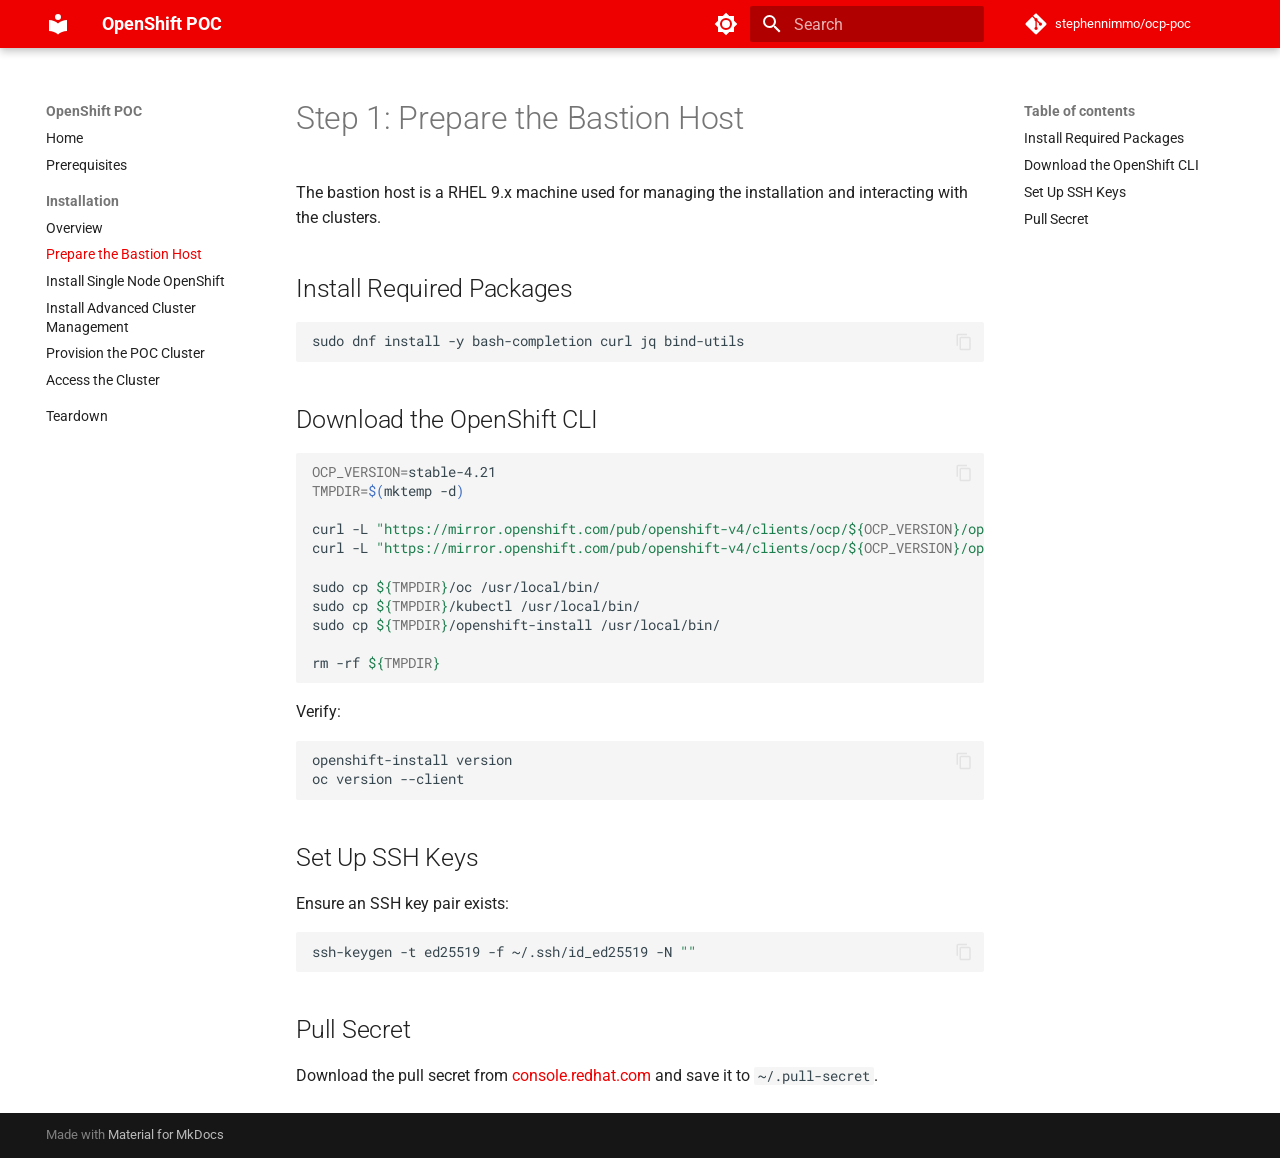
<file: installation/bastion/index.html>
<!doctype html>
<html lang="en" class="no-js">
  <head>
    
      <meta charset="utf-8">
      <meta name="viewport" content="width=device-width,initial-scale=1">
      
        <meta name="description" content="OpenShift Proof of Concept with Advanced Cluster Management">
      
      
      
      
        <link rel="prev" href="../">
      
      
        <link rel="next" href="../sno/">
      
      
        
      
      
      <link rel="icon" href="../../assets/images/favicon.png">
      <meta name="generator" content="mkdocs-1.6.1, mkdocs-material-9.7.5">
    
    
      
        <title>Prepare the Bastion Host - OpenShift POC</title>
      
    
    
      <link rel="stylesheet" href="../../assets/stylesheets/main.484c7ddc.min.css">
      
        
        <link rel="stylesheet" href="../../assets/stylesheets/palette.ab4e12ef.min.css">
      
      


    
    
      
    
    
      
        
        
        <link rel="preconnect" href="https://fonts.gstatic.com" crossorigin>
        <link rel="stylesheet" href="https://fonts.googleapis.com/css?family=Roboto:300,300i,400,400i,700,700i%7CRoboto+Mono:400,400i,700,700i&display=fallback">
        <style>:root{--md-text-font:"Roboto";--md-code-font:"Roboto Mono"}</style>
      
    
    
      <link rel="stylesheet" href="../../stylesheets/extra.css">
    
    <script>__md_scope=new URL("../..",location),__md_hash=e=>[...e].reduce(((e,_)=>(e<<5)-e+_.charCodeAt(0)),0),__md_get=(e,_=localStorage,t=__md_scope)=>JSON.parse(_.getItem(t.pathname+"."+e)),__md_set=(e,_,t=localStorage,a=__md_scope)=>{try{t.setItem(a.pathname+"."+e,JSON.stringify(_))}catch(e){}}</script>
    
      

    
    
  </head>
  
  
    
    
      
    
    
    
    
    <body dir="ltr" data-md-color-scheme="default" data-md-color-primary="custom" data-md-color-accent="custom">
  
    
    <input class="md-toggle" data-md-toggle="drawer" type="checkbox" id="__drawer" autocomplete="off">
    <input class="md-toggle" data-md-toggle="search" type="checkbox" id="__search" autocomplete="off">
    <label class="md-overlay" for="__drawer"></label>
    <div data-md-component="skip">
      
        
        <a href="#step-1-prepare-the-bastion-host" class="md-skip">
          Skip to content
        </a>
      
    </div>
    <div data-md-component="announce">
      
    </div>
    
    
      

  

<header class="md-header md-header--shadow" data-md-component="header">
  <nav class="md-header__inner md-grid" aria-label="Header">
    <a href="../.." title="OpenShift POC" class="md-header__button md-logo" aria-label="OpenShift POC" data-md-component="logo">
      
  
  <svg xmlns="http://www.w3.org/2000/svg" viewBox="0 0 24 24"><path d="M12 8a3 3 0 0 0 3-3 3 3 0 0 0-3-3 3 3 0 0 0-3 3 3 3 0 0 0 3 3m0 3.54C9.64 9.35 6.5 8 3 8v11c3.5 0 6.64 1.35 9 3.54 2.36-2.19 5.5-3.54 9-3.54V8c-3.5 0-6.64 1.35-9 3.54"/></svg>

    </a>
    <label class="md-header__button md-icon" for="__drawer">
      
      <svg xmlns="http://www.w3.org/2000/svg" viewBox="0 0 24 24"><path d="M3 6h18v2H3zm0 5h18v2H3zm0 5h18v2H3z"/></svg>
    </label>
    <div class="md-header__title" data-md-component="header-title">
      <div class="md-header__ellipsis">
        <div class="md-header__topic">
          <span class="md-ellipsis">
            OpenShift POC
          </span>
        </div>
        <div class="md-header__topic" data-md-component="header-topic">
          <span class="md-ellipsis">
            
              Prepare the Bastion Host
            
          </span>
        </div>
      </div>
    </div>
    
      
        <form class="md-header__option" data-md-component="palette">
  
    
    
    
    <input class="md-option" data-md-color-media="" data-md-color-scheme="default" data-md-color-primary="custom" data-md-color-accent="custom"  aria-label="Switch to dark mode"  type="radio" name="__palette" id="__palette_0">
    
      <label class="md-header__button md-icon" title="Switch to dark mode" for="__palette_1" hidden>
        <svg xmlns="http://www.w3.org/2000/svg" viewBox="0 0 24 24"><path d="M12 8a4 4 0 0 0-4 4 4 4 0 0 0 4 4 4 4 0 0 0 4-4 4 4 0 0 0-4-4m0 10a6 6 0 0 1-6-6 6 6 0 0 1 6-6 6 6 0 0 1 6 6 6 6 0 0 1-6 6m8-9.31V4h-4.69L12 .69 8.69 4H4v4.69L.69 12 4 15.31V20h4.69L12 23.31 15.31 20H20v-4.69L23.31 12z"/></svg>
      </label>
    
  
    
    
    
    <input class="md-option" data-md-color-media="" data-md-color-scheme="slate" data-md-color-primary="custom" data-md-color-accent="custom"  aria-label="Switch to light mode"  type="radio" name="__palette" id="__palette_1">
    
      <label class="md-header__button md-icon" title="Switch to light mode" for="__palette_0" hidden>
        <svg xmlns="http://www.w3.org/2000/svg" viewBox="0 0 24 24"><path d="M12 18c-.89 0-1.74-.2-2.5-.55C11.56 16.5 13 14.42 13 12s-1.44-4.5-3.5-5.45C10.26 6.2 11.11 6 12 6a6 6 0 0 1 6 6 6 6 0 0 1-6 6m8-9.31V4h-4.69L12 .69 8.69 4H4v4.69L.69 12 4 15.31V20h4.69L12 23.31 15.31 20H20v-4.69L23.31 12z"/></svg>
      </label>
    
  
</form>
      
    
    
      <script>var palette=__md_get("__palette");if(palette&&palette.color){if("(prefers-color-scheme)"===palette.color.media){var media=matchMedia("(prefers-color-scheme: light)"),input=document.querySelector(media.matches?"[data-md-color-media='(prefers-color-scheme: light)']":"[data-md-color-media='(prefers-color-scheme: dark)']");palette.color.media=input.getAttribute("data-md-color-media"),palette.color.scheme=input.getAttribute("data-md-color-scheme"),palette.color.primary=input.getAttribute("data-md-color-primary"),palette.color.accent=input.getAttribute("data-md-color-accent")}for(var[key,value]of Object.entries(palette.color))document.body.setAttribute("data-md-color-"+key,value)}</script>
    
    
    
      
      
        <label class="md-header__button md-icon" for="__search">
          
          <svg xmlns="http://www.w3.org/2000/svg" viewBox="0 0 24 24"><path d="M9.5 3A6.5 6.5 0 0 1 16 9.5c0 1.61-.59 3.09-1.56 4.23l.27.27h.79l5 5-1.5 1.5-5-5v-.79l-.27-.27A6.52 6.52 0 0 1 9.5 16 6.5 6.5 0 0 1 3 9.5 6.5 6.5 0 0 1 9.5 3m0 2C7 5 5 7 5 9.5S7 14 9.5 14 14 12 14 9.5 12 5 9.5 5"/></svg>
        </label>
        <div class="md-search" data-md-component="search" role="dialog">
  <label class="md-search__overlay" for="__search"></label>
  <div class="md-search__inner" role="search">
    <form class="md-search__form" name="search">
      <input type="text" class="md-search__input" name="query" aria-label="Search" placeholder="Search" autocapitalize="off" autocorrect="off" autocomplete="off" spellcheck="false" data-md-component="search-query" required>
      <label class="md-search__icon md-icon" for="__search">
        
        <svg xmlns="http://www.w3.org/2000/svg" viewBox="0 0 24 24"><path d="M9.5 3A6.5 6.5 0 0 1 16 9.5c0 1.61-.59 3.09-1.56 4.23l.27.27h.79l5 5-1.5 1.5-5-5v-.79l-.27-.27A6.52 6.52 0 0 1 9.5 16 6.5 6.5 0 0 1 3 9.5 6.5 6.5 0 0 1 9.5 3m0 2C7 5 5 7 5 9.5S7 14 9.5 14 14 12 14 9.5 12 5 9.5 5"/></svg>
        
        <svg xmlns="http://www.w3.org/2000/svg" viewBox="0 0 24 24"><path d="M20 11v2H8l5.5 5.5-1.42 1.42L4.16 12l7.92-7.92L13.5 5.5 8 11z"/></svg>
      </label>
      <nav class="md-search__options" aria-label="Search">
        
        <button type="reset" class="md-search__icon md-icon" title="Clear" aria-label="Clear" tabindex="-1">
          
          <svg xmlns="http://www.w3.org/2000/svg" viewBox="0 0 24 24"><path d="M19 6.41 17.59 5 12 10.59 6.41 5 5 6.41 10.59 12 5 17.59 6.41 19 12 13.41 17.59 19 19 17.59 13.41 12z"/></svg>
        </button>
      </nav>
      
    </form>
    <div class="md-search__output">
      <div class="md-search__scrollwrap" tabindex="0" data-md-scrollfix>
        <div class="md-search-result" data-md-component="search-result">
          <div class="md-search-result__meta">
            Initializing search
          </div>
          <ol class="md-search-result__list" role="presentation"></ol>
        </div>
      </div>
    </div>
  </div>
</div>
      
    
    
      <div class="md-header__source">
        <a href="https://github.com/stephennimmo/ocp-poc" title="Go to repository" class="md-source" data-md-component="source">
  <div class="md-source__icon md-icon">
    
    <svg xmlns="http://www.w3.org/2000/svg" viewBox="0 0 448 512"><!--! Font Awesome Free 7.1.0 by @fontawesome - https://fontawesome.com License - https://fontawesome.com/license/free (Icons: CC BY 4.0, Fonts: SIL OFL 1.1, Code: MIT License) Copyright 2025 Fonticons, Inc.--><path d="M439.6 236.1 244 40.5c-5.4-5.5-12.8-8.5-20.4-8.5s-15 3-20.4 8.4L162.5 81l51.5 51.5c27.1-9.1 52.7 16.8 43.4 43.7l49.7 49.7c34.2-11.8 61.2 31 35.5 56.7-26.5 26.5-70.2-2.9-56-37.3L240.3 199v121.9c25.3 12.5 22.3 41.8 9.1 55-6.4 6.4-15.2 10.1-24.3 10.1s-17.8-3.6-24.3-10.1c-17.6-17.6-11.1-46.9 11.2-56v-123c-20.8-8.5-24.6-30.7-18.6-45L142.6 101 8.5 235.1C3 240.6 0 247.9 0 255.5s3 15 8.5 20.4l195.6 195.7c5.4 5.4 12.7 8.4 20.4 8.4s15-3 20.4-8.4l194.7-194.7c5.4-5.4 8.4-12.8 8.4-20.4s-3-15-8.4-20.4"/></svg>
  </div>
  <div class="md-source__repository">
    stephennimmo/ocp-poc
  </div>
</a>
      </div>
    
  </nav>
  
</header>
    
    <div class="md-container" data-md-component="container">
      
      
        
          
        
      
      <main class="md-main" data-md-component="main">
        <div class="md-main__inner md-grid">
          
            
              
              <div class="md-sidebar md-sidebar--primary" data-md-component="sidebar" data-md-type="navigation" >
                <div class="md-sidebar__scrollwrap">
                  <div class="md-sidebar__inner">
                    



<nav class="md-nav md-nav--primary" aria-label="Navigation" data-md-level="0">
  <label class="md-nav__title" for="__drawer">
    <a href="../.." title="OpenShift POC" class="md-nav__button md-logo" aria-label="OpenShift POC" data-md-component="logo">
      
  
  <svg xmlns="http://www.w3.org/2000/svg" viewBox="0 0 24 24"><path d="M12 8a3 3 0 0 0 3-3 3 3 0 0 0-3-3 3 3 0 0 0-3 3 3 3 0 0 0 3 3m0 3.54C9.64 9.35 6.5 8 3 8v11c3.5 0 6.64 1.35 9 3.54 2.36-2.19 5.5-3.54 9-3.54V8c-3.5 0-6.64 1.35-9 3.54"/></svg>

    </a>
    OpenShift POC
  </label>
  
    <div class="md-nav__source">
      <a href="https://github.com/stephennimmo/ocp-poc" title="Go to repository" class="md-source" data-md-component="source">
  <div class="md-source__icon md-icon">
    
    <svg xmlns="http://www.w3.org/2000/svg" viewBox="0 0 448 512"><!--! Font Awesome Free 7.1.0 by @fontawesome - https://fontawesome.com License - https://fontawesome.com/license/free (Icons: CC BY 4.0, Fonts: SIL OFL 1.1, Code: MIT License) Copyright 2025 Fonticons, Inc.--><path d="M439.6 236.1 244 40.5c-5.4-5.5-12.8-8.5-20.4-8.5s-15 3-20.4 8.4L162.5 81l51.5 51.5c27.1-9.1 52.7 16.8 43.4 43.7l49.7 49.7c34.2-11.8 61.2 31 35.5 56.7-26.5 26.5-70.2-2.9-56-37.3L240.3 199v121.9c25.3 12.5 22.3 41.8 9.1 55-6.4 6.4-15.2 10.1-24.3 10.1s-17.8-3.6-24.3-10.1c-17.6-17.6-11.1-46.9 11.2-56v-123c-20.8-8.5-24.6-30.7-18.6-45L142.6 101 8.5 235.1C3 240.6 0 247.9 0 255.5s3 15 8.5 20.4l195.6 195.7c5.4 5.4 12.7 8.4 20.4 8.4s15-3 20.4-8.4l194.7-194.7c5.4-5.4 8.4-12.8 8.4-20.4s-3-15-8.4-20.4"/></svg>
  </div>
  <div class="md-source__repository">
    stephennimmo/ocp-poc
  </div>
</a>
    </div>
  
  <ul class="md-nav__list" data-md-scrollfix>
    
      
      
  
  
  
  
    <li class="md-nav__item">
      <a href="../.." class="md-nav__link">
        
  
  
  <span class="md-ellipsis">
    
  
    Home
  

    
  </span>
  
  

      </a>
    </li>
  

    
      
      
  
  
  
  
    <li class="md-nav__item">
      <a href="../../prerequisites/" class="md-nav__link">
        
  
  
  <span class="md-ellipsis">
    
  
    Prerequisites
  

    
  </span>
  
  

      </a>
    </li>
  

    
      
      
  
  
    
  
  
  
    
    
    
    
      
        
        
      
    
    
    <li class="md-nav__item md-nav__item--active md-nav__item--section md-nav__item--nested">
      
        
        
        <input class="md-nav__toggle md-toggle " type="checkbox" id="__nav_3" checked>
        
          
          <label class="md-nav__link" for="__nav_3" id="__nav_3_label" tabindex="">
            
  
  
  <span class="md-ellipsis">
    
  
    Installation
  

    
  </span>
  
  

            <span class="md-nav__icon md-icon"></span>
          </label>
        
        <nav class="md-nav" data-md-level="1" aria-labelledby="__nav_3_label" aria-expanded="true">
          <label class="md-nav__title" for="__nav_3">
            <span class="md-nav__icon md-icon"></span>
            
  
    Installation
  

          </label>
          <ul class="md-nav__list" data-md-scrollfix>
            
              
                
  
  
  
  
    <li class="md-nav__item">
      <a href="../" class="md-nav__link">
        
  
  
  <span class="md-ellipsis">
    
  
    Overview
  

    
  </span>
  
  

      </a>
    </li>
  

              
            
              
                
  
  
    
  
  
  
    <li class="md-nav__item md-nav__item--active">
      
      <input class="md-nav__toggle md-toggle" type="checkbox" id="__toc">
      
      
        
      
      
        <label class="md-nav__link md-nav__link--active" for="__toc">
          
  
  
  <span class="md-ellipsis">
    
  
    Prepare the Bastion Host
  

    
  </span>
  
  

          <span class="md-nav__icon md-icon"></span>
        </label>
      
      <a href="./" class="md-nav__link md-nav__link--active">
        
  
  
  <span class="md-ellipsis">
    
  
    Prepare the Bastion Host
  

    
  </span>
  
  

      </a>
      
        

<nav class="md-nav md-nav--secondary" aria-label="Table of contents">
  
  
  
    
  
  
    <label class="md-nav__title" for="__toc">
      <span class="md-nav__icon md-icon"></span>
      Table of contents
    </label>
    <ul class="md-nav__list" data-md-component="toc" data-md-scrollfix>
      
        <li class="md-nav__item">
  <a href="#install-required-packages" class="md-nav__link">
    <span class="md-ellipsis">
      
        Install Required Packages
      
    </span>
  </a>
  
</li>
      
        <li class="md-nav__item">
  <a href="#download-the-openshift-cli" class="md-nav__link">
    <span class="md-ellipsis">
      
        Download the OpenShift CLI
      
    </span>
  </a>
  
</li>
      
        <li class="md-nav__item">
  <a href="#set-up-ssh-keys" class="md-nav__link">
    <span class="md-ellipsis">
      
        Set Up SSH Keys
      
    </span>
  </a>
  
</li>
      
        <li class="md-nav__item">
  <a href="#pull-secret" class="md-nav__link">
    <span class="md-ellipsis">
      
        Pull Secret
      
    </span>
  </a>
  
</li>
      
    </ul>
  
</nav>
      
    </li>
  

              
            
              
                
  
  
  
  
    <li class="md-nav__item">
      <a href="../sno/" class="md-nav__link">
        
  
  
  <span class="md-ellipsis">
    
  
    Install Single Node OpenShift
  

    
  </span>
  
  

      </a>
    </li>
  

              
            
              
                
  
  
  
  
    <li class="md-nav__item">
      <a href="../acm/" class="md-nav__link">
        
  
  
  <span class="md-ellipsis">
    
  
    Install Advanced Cluster Management
  

    
  </span>
  
  

      </a>
    </li>
  

              
            
              
                
  
  
  
  
    <li class="md-nav__item">
      <a href="../provision/" class="md-nav__link">
        
  
  
  <span class="md-ellipsis">
    
  
    Provision the POC Cluster
  

    
  </span>
  
  

      </a>
    </li>
  

              
            
              
                
  
  
  
  
    <li class="md-nav__item">
      <a href="../access/" class="md-nav__link">
        
  
  
  <span class="md-ellipsis">
    
  
    Access the Cluster
  

    
  </span>
  
  

      </a>
    </li>
  

              
            
          </ul>
        </nav>
      
    </li>
  

    
      
      
  
  
  
  
    <li class="md-nav__item">
      <a href="../../teardown/" class="md-nav__link">
        
  
  
  <span class="md-ellipsis">
    
  
    Teardown
  

    
  </span>
  
  

      </a>
    </li>
  

    
  </ul>
</nav>
                  </div>
                </div>
              </div>
            
            
              
              <div class="md-sidebar md-sidebar--secondary" data-md-component="sidebar" data-md-type="toc" >
                <div class="md-sidebar__scrollwrap">
                  <div class="md-sidebar__inner">
                    

<nav class="md-nav md-nav--secondary" aria-label="Table of contents">
  
  
  
    
  
  
    <label class="md-nav__title" for="__toc">
      <span class="md-nav__icon md-icon"></span>
      Table of contents
    </label>
    <ul class="md-nav__list" data-md-component="toc" data-md-scrollfix>
      
        <li class="md-nav__item">
  <a href="#install-required-packages" class="md-nav__link">
    <span class="md-ellipsis">
      
        Install Required Packages
      
    </span>
  </a>
  
</li>
      
        <li class="md-nav__item">
  <a href="#download-the-openshift-cli" class="md-nav__link">
    <span class="md-ellipsis">
      
        Download the OpenShift CLI
      
    </span>
  </a>
  
</li>
      
        <li class="md-nav__item">
  <a href="#set-up-ssh-keys" class="md-nav__link">
    <span class="md-ellipsis">
      
        Set Up SSH Keys
      
    </span>
  </a>
  
</li>
      
        <li class="md-nav__item">
  <a href="#pull-secret" class="md-nav__link">
    <span class="md-ellipsis">
      
        Pull Secret
      
    </span>
  </a>
  
</li>
      
    </ul>
  
</nav>
                  </div>
                </div>
              </div>
            
          
          
            <div class="md-content" data-md-component="content">
              
              <article class="md-content__inner md-typeset">
                
                  


  
  


<h1 id="step-1-prepare-the-bastion-host">Step 1: Prepare the Bastion Host</h1>
<p>The bastion host is a RHEL 9.x machine used for managing the installation and interacting with the clusters.</p>
<h2 id="install-required-packages">Install Required Packages</h2>
<div class="highlight"><pre><span></span><code>sudo<span class="w"> </span>dnf<span class="w"> </span>install<span class="w"> </span>-y<span class="w"> </span>bash-completion<span class="w"> </span>curl<span class="w"> </span>jq<span class="w"> </span>bind-utils
</code></pre></div>
<h2 id="download-the-openshift-cli">Download the OpenShift CLI</h2>
<div class="highlight"><pre><span></span><code><span class="nv">OCP_VERSION</span><span class="o">=</span>stable-4.21
<span class="nv">TMPDIR</span><span class="o">=</span><span class="k">$(</span>mktemp<span class="w"> </span>-d<span class="k">)</span>

curl<span class="w"> </span>-L<span class="w"> </span><span class="s2">&quot;https://mirror.openshift.com/pub/openshift-v4/clients/ocp/</span><span class="si">${</span><span class="nv">OCP_VERSION</span><span class="si">}</span><span class="s2">/openshift-install-linux.tar.gz&quot;</span><span class="w"> </span><span class="p">|</span><span class="w"> </span>tar<span class="w"> </span>xzf<span class="w"> </span>-<span class="w"> </span>-C<span class="w"> </span><span class="si">${</span><span class="nv">TMPDIR</span><span class="si">}</span>
curl<span class="w"> </span>-L<span class="w"> </span><span class="s2">&quot;https://mirror.openshift.com/pub/openshift-v4/clients/ocp/</span><span class="si">${</span><span class="nv">OCP_VERSION</span><span class="si">}</span><span class="s2">/openshift-client-linux.tar.gz&quot;</span><span class="w"> </span><span class="p">|</span><span class="w"> </span>tar<span class="w"> </span>xzf<span class="w"> </span>-<span class="w"> </span>-C<span class="w"> </span><span class="si">${</span><span class="nv">TMPDIR</span><span class="si">}</span>

sudo<span class="w"> </span>cp<span class="w"> </span><span class="si">${</span><span class="nv">TMPDIR</span><span class="si">}</span>/oc<span class="w"> </span>/usr/local/bin/
sudo<span class="w"> </span>cp<span class="w"> </span><span class="si">${</span><span class="nv">TMPDIR</span><span class="si">}</span>/kubectl<span class="w"> </span>/usr/local/bin/
sudo<span class="w"> </span>cp<span class="w"> </span><span class="si">${</span><span class="nv">TMPDIR</span><span class="si">}</span>/openshift-install<span class="w"> </span>/usr/local/bin/

rm<span class="w"> </span>-rf<span class="w"> </span><span class="si">${</span><span class="nv">TMPDIR</span><span class="si">}</span>
</code></pre></div>
<p>Verify:</p>
<div class="highlight"><pre><span></span><code>openshift-install<span class="w"> </span>version
oc<span class="w"> </span>version<span class="w"> </span>--client
</code></pre></div>
<h2 id="set-up-ssh-keys">Set Up SSH Keys</h2>
<p>Ensure an SSH key pair exists:</p>
<div class="highlight"><pre><span></span><code>ssh-keygen<span class="w"> </span>-t<span class="w"> </span>ed25519<span class="w"> </span>-f<span class="w"> </span>~/.ssh/id_ed25519<span class="w"> </span>-N<span class="w"> </span><span class="s2">&quot;&quot;</span>
</code></pre></div>
<h2 id="pull-secret">Pull Secret</h2>
<p>Download the pull secret from <a href="https://console.redhat.com/openshift/install/pull-secret">console.redhat.com</a> and save it to <code>~/.pull-secret</code>.</p>












                
              </article>
            </div>
          
          
<script>var target=document.getElementById(location.hash.slice(1));target&&target.name&&(target.checked=target.name.startsWith("__tabbed_"))</script>
        </div>
        
          <button type="button" class="md-top md-icon" data-md-component="top" hidden>
  
  <svg xmlns="http://www.w3.org/2000/svg" viewBox="0 0 24 24"><path d="M13 20h-2V8l-5.5 5.5-1.42-1.42L12 4.16l7.92 7.92-1.42 1.42L13 8z"/></svg>
  Back to top
</button>
        
      </main>
      
        <footer class="md-footer">
  
  <div class="md-footer-meta md-typeset">
    <div class="md-footer-meta__inner md-grid">
      <div class="md-copyright">
  
  
    Made with
    <a href="https://squidfunk.github.io/mkdocs-material/" target="_blank" rel="noopener">
      Material for MkDocs
    </a>
  
</div>
      
    </div>
  </div>
</footer>
      
    </div>
    <div class="md-dialog" data-md-component="dialog">
      <div class="md-dialog__inner md-typeset"></div>
    </div>
    
    
    
      
      
      <script id="__config" type="application/json">{"annotate": null, "base": "../..", "features": ["navigation.sections", "navigation.expand", "navigation.top", "content.code.copy"], "search": "../../assets/javascripts/workers/search.2c215733.min.js", "tags": null, "translations": {"clipboard.copied": "Copied to clipboard", "clipboard.copy": "Copy to clipboard", "search.result.more.one": "1 more on this page", "search.result.more.other": "# more on this page", "search.result.none": "No matching documents", "search.result.one": "1 matching document", "search.result.other": "# matching documents", "search.result.placeholder": "Type to start searching", "search.result.term.missing": "Missing", "select.version": "Select version"}, "version": null}</script>
    
    
      <script src="../../assets/javascripts/bundle.79ae519e.min.js"></script>
      
        <script src="../../js/open_in_new_tab.js"></script>
      
    
  </body>
</html>
</file>
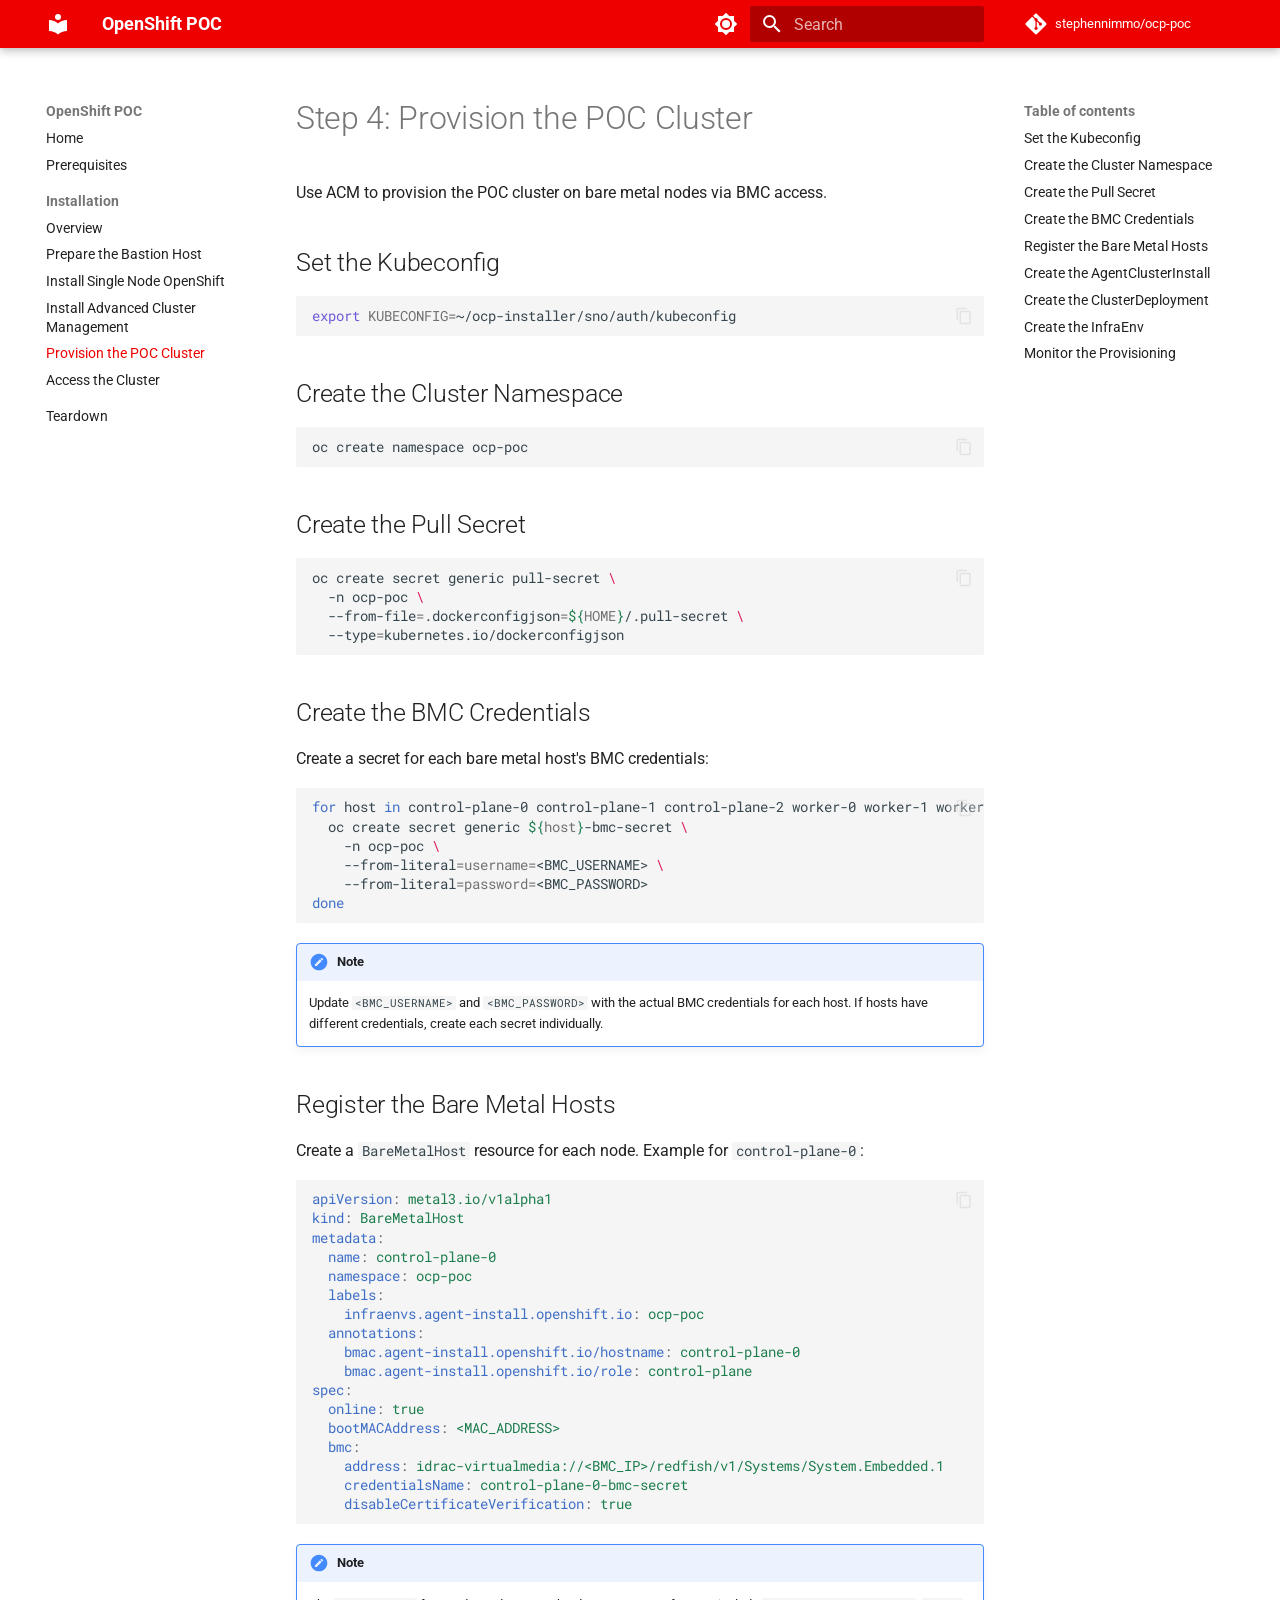
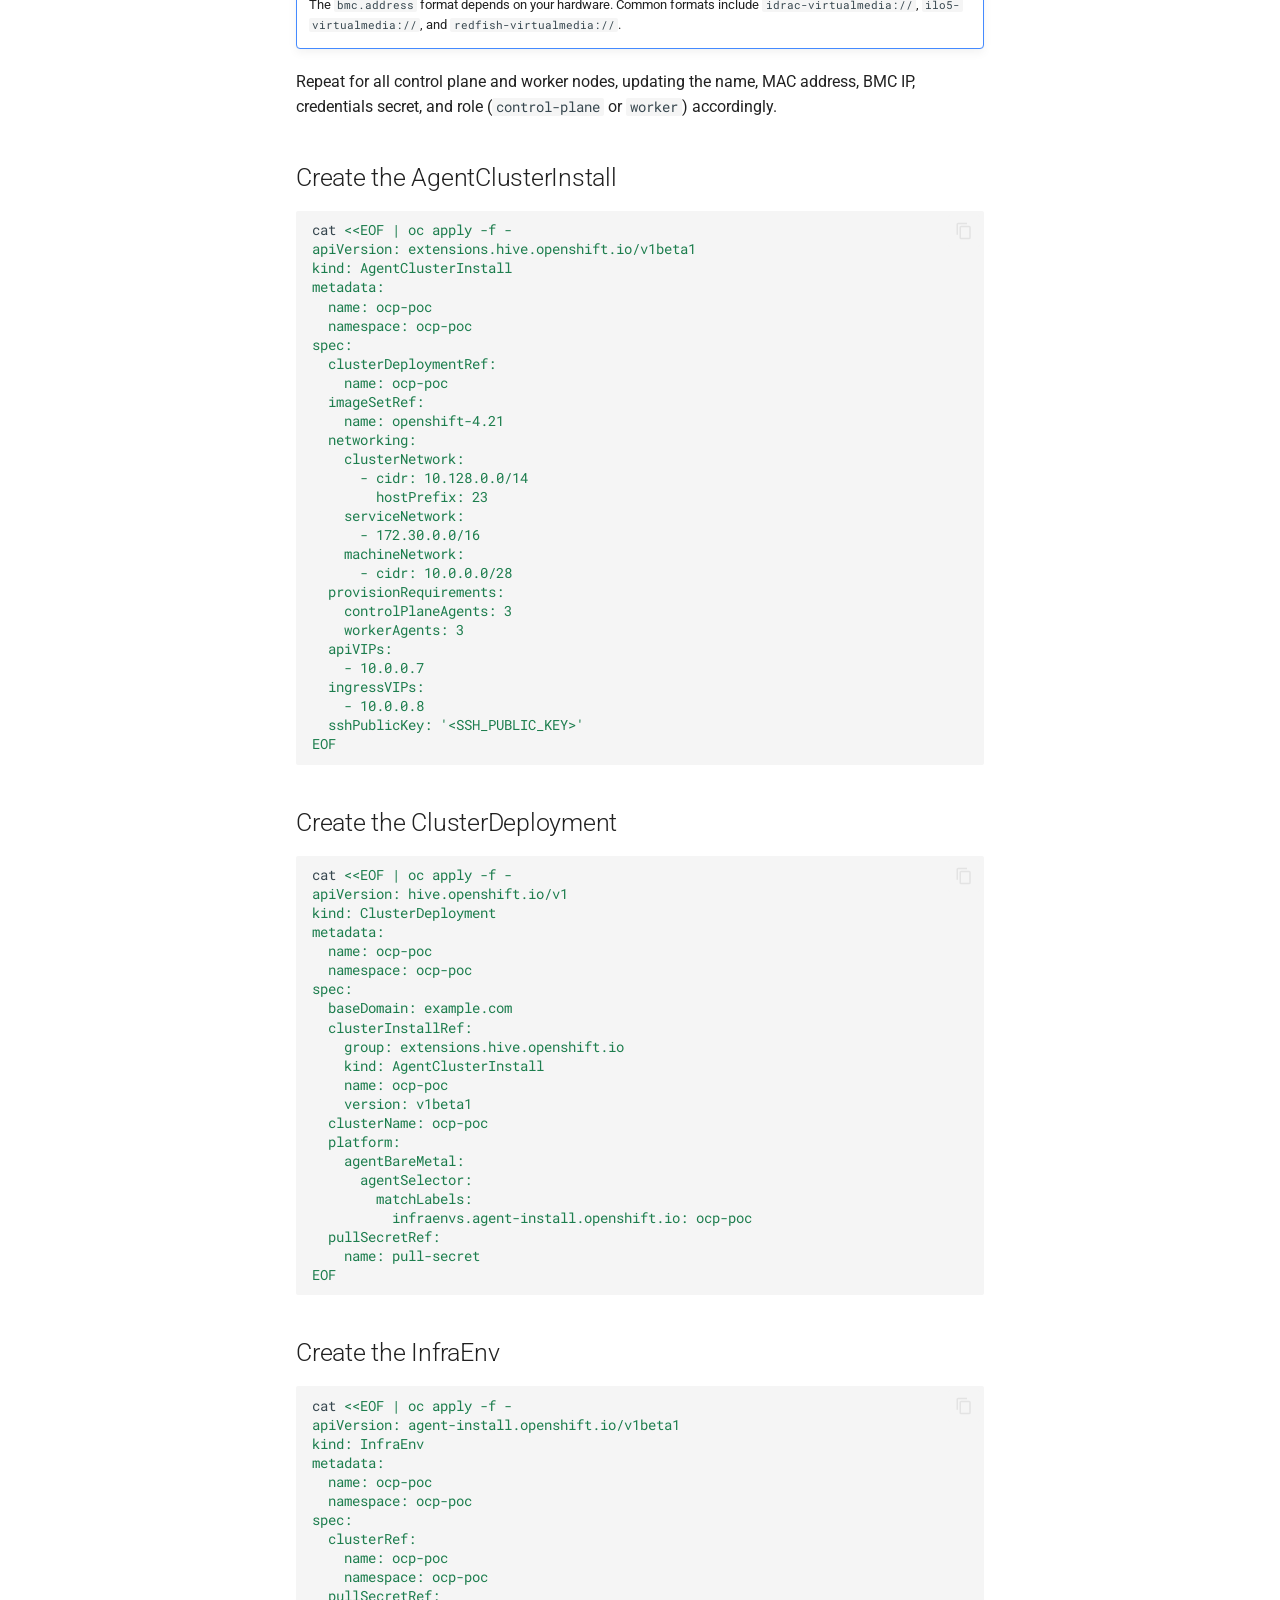
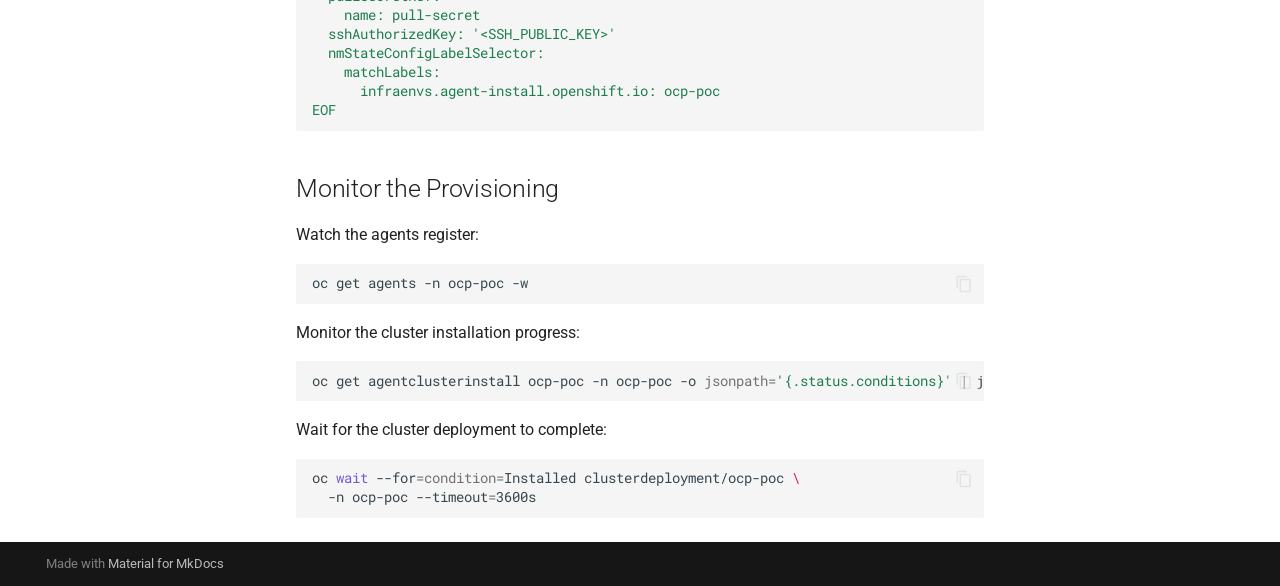
<file: installation/provision/index.html>
<!doctype html>
<html lang="en" class="no-js">
  <head>
    
      <meta charset="utf-8">
      <meta name="viewport" content="width=device-width,initial-scale=1">
      
        <meta name="description" content="OpenShift Proof of Concept with Advanced Cluster Management">
      
      
      
      
        <link rel="prev" href="../acm/">
      
      
        <link rel="next" href="../access/">
      
      
        
      
      
      <link rel="icon" href="../../assets/images/favicon.png">
      <meta name="generator" content="mkdocs-1.6.1, mkdocs-material-9.7.5">
    
    
      
        <title>Provision the POC Cluster - OpenShift POC</title>
      
    
    
      <link rel="stylesheet" href="../../assets/stylesheets/main.484c7ddc.min.css">
      
        
        <link rel="stylesheet" href="../../assets/stylesheets/palette.ab4e12ef.min.css">
      
      


    
    
      
    
    
      
        
        
        <link rel="preconnect" href="https://fonts.gstatic.com" crossorigin>
        <link rel="stylesheet" href="https://fonts.googleapis.com/css?family=Roboto:300,300i,400,400i,700,700i%7CRoboto+Mono:400,400i,700,700i&display=fallback">
        <style>:root{--md-text-font:"Roboto";--md-code-font:"Roboto Mono"}</style>
      
    
    
      <link rel="stylesheet" href="../../stylesheets/extra.css">
    
    <script>__md_scope=new URL("../..",location),__md_hash=e=>[...e].reduce(((e,_)=>(e<<5)-e+_.charCodeAt(0)),0),__md_get=(e,_=localStorage,t=__md_scope)=>JSON.parse(_.getItem(t.pathname+"."+e)),__md_set=(e,_,t=localStorage,a=__md_scope)=>{try{t.setItem(a.pathname+"."+e,JSON.stringify(_))}catch(e){}}</script>
    
      

    
    
  </head>
  
  
    
    
      
    
    
    
    
    <body dir="ltr" data-md-color-scheme="default" data-md-color-primary="custom" data-md-color-accent="custom">
  
    
    <input class="md-toggle" data-md-toggle="drawer" type="checkbox" id="__drawer" autocomplete="off">
    <input class="md-toggle" data-md-toggle="search" type="checkbox" id="__search" autocomplete="off">
    <label class="md-overlay" for="__drawer"></label>
    <div data-md-component="skip">
      
        
        <a href="#step-4-provision-the-poc-cluster" class="md-skip">
          Skip to content
        </a>
      
    </div>
    <div data-md-component="announce">
      
    </div>
    
    
      

  

<header class="md-header md-header--shadow" data-md-component="header">
  <nav class="md-header__inner md-grid" aria-label="Header">
    <a href="../.." title="OpenShift POC" class="md-header__button md-logo" aria-label="OpenShift POC" data-md-component="logo">
      
  
  <svg xmlns="http://www.w3.org/2000/svg" viewBox="0 0 24 24"><path d="M12 8a3 3 0 0 0 3-3 3 3 0 0 0-3-3 3 3 0 0 0-3 3 3 3 0 0 0 3 3m0 3.54C9.64 9.35 6.5 8 3 8v11c3.5 0 6.64 1.35 9 3.54 2.36-2.19 5.5-3.54 9-3.54V8c-3.5 0-6.64 1.35-9 3.54"/></svg>

    </a>
    <label class="md-header__button md-icon" for="__drawer">
      
      <svg xmlns="http://www.w3.org/2000/svg" viewBox="0 0 24 24"><path d="M3 6h18v2H3zm0 5h18v2H3zm0 5h18v2H3z"/></svg>
    </label>
    <div class="md-header__title" data-md-component="header-title">
      <div class="md-header__ellipsis">
        <div class="md-header__topic">
          <span class="md-ellipsis">
            OpenShift POC
          </span>
        </div>
        <div class="md-header__topic" data-md-component="header-topic">
          <span class="md-ellipsis">
            
              Provision the POC Cluster
            
          </span>
        </div>
      </div>
    </div>
    
      
        <form class="md-header__option" data-md-component="palette">
  
    
    
    
    <input class="md-option" data-md-color-media="" data-md-color-scheme="default" data-md-color-primary="custom" data-md-color-accent="custom"  aria-label="Switch to dark mode"  type="radio" name="__palette" id="__palette_0">
    
      <label class="md-header__button md-icon" title="Switch to dark mode" for="__palette_1" hidden>
        <svg xmlns="http://www.w3.org/2000/svg" viewBox="0 0 24 24"><path d="M12 8a4 4 0 0 0-4 4 4 4 0 0 0 4 4 4 4 0 0 0 4-4 4 4 0 0 0-4-4m0 10a6 6 0 0 1-6-6 6 6 0 0 1 6-6 6 6 0 0 1 6 6 6 6 0 0 1-6 6m8-9.31V4h-4.69L12 .69 8.69 4H4v4.69L.69 12 4 15.31V20h4.69L12 23.31 15.31 20H20v-4.69L23.31 12z"/></svg>
      </label>
    
  
    
    
    
    <input class="md-option" data-md-color-media="" data-md-color-scheme="slate" data-md-color-primary="custom" data-md-color-accent="custom"  aria-label="Switch to light mode"  type="radio" name="__palette" id="__palette_1">
    
      <label class="md-header__button md-icon" title="Switch to light mode" for="__palette_0" hidden>
        <svg xmlns="http://www.w3.org/2000/svg" viewBox="0 0 24 24"><path d="M12 18c-.89 0-1.74-.2-2.5-.55C11.56 16.5 13 14.42 13 12s-1.44-4.5-3.5-5.45C10.26 6.2 11.11 6 12 6a6 6 0 0 1 6 6 6 6 0 0 1-6 6m8-9.31V4h-4.69L12 .69 8.69 4H4v4.69L.69 12 4 15.31V20h4.69L12 23.31 15.31 20H20v-4.69L23.31 12z"/></svg>
      </label>
    
  
</form>
      
    
    
      <script>var palette=__md_get("__palette");if(palette&&palette.color){if("(prefers-color-scheme)"===palette.color.media){var media=matchMedia("(prefers-color-scheme: light)"),input=document.querySelector(media.matches?"[data-md-color-media='(prefers-color-scheme: light)']":"[data-md-color-media='(prefers-color-scheme: dark)']");palette.color.media=input.getAttribute("data-md-color-media"),palette.color.scheme=input.getAttribute("data-md-color-scheme"),palette.color.primary=input.getAttribute("data-md-color-primary"),palette.color.accent=input.getAttribute("data-md-color-accent")}for(var[key,value]of Object.entries(palette.color))document.body.setAttribute("data-md-color-"+key,value)}</script>
    
    
    
      
      
        <label class="md-header__button md-icon" for="__search">
          
          <svg xmlns="http://www.w3.org/2000/svg" viewBox="0 0 24 24"><path d="M9.5 3A6.5 6.5 0 0 1 16 9.5c0 1.61-.59 3.09-1.56 4.23l.27.27h.79l5 5-1.5 1.5-5-5v-.79l-.27-.27A6.52 6.52 0 0 1 9.5 16 6.5 6.5 0 0 1 3 9.5 6.5 6.5 0 0 1 9.5 3m0 2C7 5 5 7 5 9.5S7 14 9.5 14 14 12 14 9.5 12 5 9.5 5"/></svg>
        </label>
        <div class="md-search" data-md-component="search" role="dialog">
  <label class="md-search__overlay" for="__search"></label>
  <div class="md-search__inner" role="search">
    <form class="md-search__form" name="search">
      <input type="text" class="md-search__input" name="query" aria-label="Search" placeholder="Search" autocapitalize="off" autocorrect="off" autocomplete="off" spellcheck="false" data-md-component="search-query" required>
      <label class="md-search__icon md-icon" for="__search">
        
        <svg xmlns="http://www.w3.org/2000/svg" viewBox="0 0 24 24"><path d="M9.5 3A6.5 6.5 0 0 1 16 9.5c0 1.61-.59 3.09-1.56 4.23l.27.27h.79l5 5-1.5 1.5-5-5v-.79l-.27-.27A6.52 6.52 0 0 1 9.5 16 6.5 6.5 0 0 1 3 9.5 6.5 6.5 0 0 1 9.5 3m0 2C7 5 5 7 5 9.5S7 14 9.5 14 14 12 14 9.5 12 5 9.5 5"/></svg>
        
        <svg xmlns="http://www.w3.org/2000/svg" viewBox="0 0 24 24"><path d="M20 11v2H8l5.5 5.5-1.42 1.42L4.16 12l7.92-7.92L13.5 5.5 8 11z"/></svg>
      </label>
      <nav class="md-search__options" aria-label="Search">
        
        <button type="reset" class="md-search__icon md-icon" title="Clear" aria-label="Clear" tabindex="-1">
          
          <svg xmlns="http://www.w3.org/2000/svg" viewBox="0 0 24 24"><path d="M19 6.41 17.59 5 12 10.59 6.41 5 5 6.41 10.59 12 5 17.59 6.41 19 12 13.41 17.59 19 19 17.59 13.41 12z"/></svg>
        </button>
      </nav>
      
    </form>
    <div class="md-search__output">
      <div class="md-search__scrollwrap" tabindex="0" data-md-scrollfix>
        <div class="md-search-result" data-md-component="search-result">
          <div class="md-search-result__meta">
            Initializing search
          </div>
          <ol class="md-search-result__list" role="presentation"></ol>
        </div>
      </div>
    </div>
  </div>
</div>
      
    
    
      <div class="md-header__source">
        <a href="https://github.com/stephennimmo/ocp-poc" title="Go to repository" class="md-source" data-md-component="source">
  <div class="md-source__icon md-icon">
    
    <svg xmlns="http://www.w3.org/2000/svg" viewBox="0 0 448 512"><!--! Font Awesome Free 7.1.0 by @fontawesome - https://fontawesome.com License - https://fontawesome.com/license/free (Icons: CC BY 4.0, Fonts: SIL OFL 1.1, Code: MIT License) Copyright 2025 Fonticons, Inc.--><path d="M439.6 236.1 244 40.5c-5.4-5.5-12.8-8.5-20.4-8.5s-15 3-20.4 8.4L162.5 81l51.5 51.5c27.1-9.1 52.7 16.8 43.4 43.7l49.7 49.7c34.2-11.8 61.2 31 35.5 56.7-26.5 26.5-70.2-2.9-56-37.3L240.3 199v121.9c25.3 12.5 22.3 41.8 9.1 55-6.4 6.4-15.2 10.1-24.3 10.1s-17.8-3.6-24.3-10.1c-17.6-17.6-11.1-46.9 11.2-56v-123c-20.8-8.5-24.6-30.7-18.6-45L142.6 101 8.5 235.1C3 240.6 0 247.9 0 255.5s3 15 8.5 20.4l195.6 195.7c5.4 5.4 12.7 8.4 20.4 8.4s15-3 20.4-8.4l194.7-194.7c5.4-5.4 8.4-12.8 8.4-20.4s-3-15-8.4-20.4"/></svg>
  </div>
  <div class="md-source__repository">
    stephennimmo/ocp-poc
  </div>
</a>
      </div>
    
  </nav>
  
</header>
    
    <div class="md-container" data-md-component="container">
      
      
        
          
        
      
      <main class="md-main" data-md-component="main">
        <div class="md-main__inner md-grid">
          
            
              
              <div class="md-sidebar md-sidebar--primary" data-md-component="sidebar" data-md-type="navigation" >
                <div class="md-sidebar__scrollwrap">
                  <div class="md-sidebar__inner">
                    



<nav class="md-nav md-nav--primary" aria-label="Navigation" data-md-level="0">
  <label class="md-nav__title" for="__drawer">
    <a href="../.." title="OpenShift POC" class="md-nav__button md-logo" aria-label="OpenShift POC" data-md-component="logo">
      
  
  <svg xmlns="http://www.w3.org/2000/svg" viewBox="0 0 24 24"><path d="M12 8a3 3 0 0 0 3-3 3 3 0 0 0-3-3 3 3 0 0 0-3 3 3 3 0 0 0 3 3m0 3.54C9.64 9.35 6.5 8 3 8v11c3.5 0 6.64 1.35 9 3.54 2.36-2.19 5.5-3.54 9-3.54V8c-3.5 0-6.64 1.35-9 3.54"/></svg>

    </a>
    OpenShift POC
  </label>
  
    <div class="md-nav__source">
      <a href="https://github.com/stephennimmo/ocp-poc" title="Go to repository" class="md-source" data-md-component="source">
  <div class="md-source__icon md-icon">
    
    <svg xmlns="http://www.w3.org/2000/svg" viewBox="0 0 448 512"><!--! Font Awesome Free 7.1.0 by @fontawesome - https://fontawesome.com License - https://fontawesome.com/license/free (Icons: CC BY 4.0, Fonts: SIL OFL 1.1, Code: MIT License) Copyright 2025 Fonticons, Inc.--><path d="M439.6 236.1 244 40.5c-5.4-5.5-12.8-8.5-20.4-8.5s-15 3-20.4 8.4L162.5 81l51.5 51.5c27.1-9.1 52.7 16.8 43.4 43.7l49.7 49.7c34.2-11.8 61.2 31 35.5 56.7-26.5 26.5-70.2-2.9-56-37.3L240.3 199v121.9c25.3 12.5 22.3 41.8 9.1 55-6.4 6.4-15.2 10.1-24.3 10.1s-17.8-3.6-24.3-10.1c-17.6-17.6-11.1-46.9 11.2-56v-123c-20.8-8.5-24.6-30.7-18.6-45L142.6 101 8.5 235.1C3 240.6 0 247.9 0 255.5s3 15 8.5 20.4l195.6 195.7c5.4 5.4 12.7 8.4 20.4 8.4s15-3 20.4-8.4l194.7-194.7c5.4-5.4 8.4-12.8 8.4-20.4s-3-15-8.4-20.4"/></svg>
  </div>
  <div class="md-source__repository">
    stephennimmo/ocp-poc
  </div>
</a>
    </div>
  
  <ul class="md-nav__list" data-md-scrollfix>
    
      
      
  
  
  
  
    <li class="md-nav__item">
      <a href="../.." class="md-nav__link">
        
  
  
  <span class="md-ellipsis">
    
  
    Home
  

    
  </span>
  
  

      </a>
    </li>
  

    
      
      
  
  
  
  
    <li class="md-nav__item">
      <a href="../../prerequisites/" class="md-nav__link">
        
  
  
  <span class="md-ellipsis">
    
  
    Prerequisites
  

    
  </span>
  
  

      </a>
    </li>
  

    
      
      
  
  
    
  
  
  
    
    
    
    
      
        
        
      
    
    
    <li class="md-nav__item md-nav__item--active md-nav__item--section md-nav__item--nested">
      
        
        
        <input class="md-nav__toggle md-toggle " type="checkbox" id="__nav_3" checked>
        
          
          <label class="md-nav__link" for="__nav_3" id="__nav_3_label" tabindex="">
            
  
  
  <span class="md-ellipsis">
    
  
    Installation
  

    
  </span>
  
  

            <span class="md-nav__icon md-icon"></span>
          </label>
        
        <nav class="md-nav" data-md-level="1" aria-labelledby="__nav_3_label" aria-expanded="true">
          <label class="md-nav__title" for="__nav_3">
            <span class="md-nav__icon md-icon"></span>
            
  
    Installation
  

          </label>
          <ul class="md-nav__list" data-md-scrollfix>
            
              
                
  
  
  
  
    <li class="md-nav__item">
      <a href="../" class="md-nav__link">
        
  
  
  <span class="md-ellipsis">
    
  
    Overview
  

    
  </span>
  
  

      </a>
    </li>
  

              
            
              
                
  
  
  
  
    <li class="md-nav__item">
      <a href="../bastion/" class="md-nav__link">
        
  
  
  <span class="md-ellipsis">
    
  
    Prepare the Bastion Host
  

    
  </span>
  
  

      </a>
    </li>
  

              
            
              
                
  
  
  
  
    <li class="md-nav__item">
      <a href="../sno/" class="md-nav__link">
        
  
  
  <span class="md-ellipsis">
    
  
    Install Single Node OpenShift
  

    
  </span>
  
  

      </a>
    </li>
  

              
            
              
                
  
  
  
  
    <li class="md-nav__item">
      <a href="../acm/" class="md-nav__link">
        
  
  
  <span class="md-ellipsis">
    
  
    Install Advanced Cluster Management
  

    
  </span>
  
  

      </a>
    </li>
  

              
            
              
                
  
  
    
  
  
  
    <li class="md-nav__item md-nav__item--active">
      
      <input class="md-nav__toggle md-toggle" type="checkbox" id="__toc">
      
      
        
      
      
        <label class="md-nav__link md-nav__link--active" for="__toc">
          
  
  
  <span class="md-ellipsis">
    
  
    Provision the POC Cluster
  

    
  </span>
  
  

          <span class="md-nav__icon md-icon"></span>
        </label>
      
      <a href="./" class="md-nav__link md-nav__link--active">
        
  
  
  <span class="md-ellipsis">
    
  
    Provision the POC Cluster
  

    
  </span>
  
  

      </a>
      
        

<nav class="md-nav md-nav--secondary" aria-label="Table of contents">
  
  
  
    
  
  
    <label class="md-nav__title" for="__toc">
      <span class="md-nav__icon md-icon"></span>
      Table of contents
    </label>
    <ul class="md-nav__list" data-md-component="toc" data-md-scrollfix>
      
        <li class="md-nav__item">
  <a href="#set-the-kubeconfig" class="md-nav__link">
    <span class="md-ellipsis">
      
        Set the Kubeconfig
      
    </span>
  </a>
  
</li>
      
        <li class="md-nav__item">
  <a href="#create-the-cluster-namespace" class="md-nav__link">
    <span class="md-ellipsis">
      
        Create the Cluster Namespace
      
    </span>
  </a>
  
</li>
      
        <li class="md-nav__item">
  <a href="#create-the-pull-secret" class="md-nav__link">
    <span class="md-ellipsis">
      
        Create the Pull Secret
      
    </span>
  </a>
  
</li>
      
        <li class="md-nav__item">
  <a href="#create-the-bmc-credentials" class="md-nav__link">
    <span class="md-ellipsis">
      
        Create the BMC Credentials
      
    </span>
  </a>
  
</li>
      
        <li class="md-nav__item">
  <a href="#register-the-bare-metal-hosts" class="md-nav__link">
    <span class="md-ellipsis">
      
        Register the Bare Metal Hosts
      
    </span>
  </a>
  
</li>
      
        <li class="md-nav__item">
  <a href="#create-the-agentclusterinstall" class="md-nav__link">
    <span class="md-ellipsis">
      
        Create the AgentClusterInstall
      
    </span>
  </a>
  
</li>
      
        <li class="md-nav__item">
  <a href="#create-the-clusterdeployment" class="md-nav__link">
    <span class="md-ellipsis">
      
        Create the ClusterDeployment
      
    </span>
  </a>
  
</li>
      
        <li class="md-nav__item">
  <a href="#create-the-infraenv" class="md-nav__link">
    <span class="md-ellipsis">
      
        Create the InfraEnv
      
    </span>
  </a>
  
</li>
      
        <li class="md-nav__item">
  <a href="#monitor-the-provisioning" class="md-nav__link">
    <span class="md-ellipsis">
      
        Monitor the Provisioning
      
    </span>
  </a>
  
</li>
      
    </ul>
  
</nav>
      
    </li>
  

              
            
              
                
  
  
  
  
    <li class="md-nav__item">
      <a href="../access/" class="md-nav__link">
        
  
  
  <span class="md-ellipsis">
    
  
    Access the Cluster
  

    
  </span>
  
  

      </a>
    </li>
  

              
            
          </ul>
        </nav>
      
    </li>
  

    
      
      
  
  
  
  
    <li class="md-nav__item">
      <a href="../../teardown/" class="md-nav__link">
        
  
  
  <span class="md-ellipsis">
    
  
    Teardown
  

    
  </span>
  
  

      </a>
    </li>
  

    
  </ul>
</nav>
                  </div>
                </div>
              </div>
            
            
              
              <div class="md-sidebar md-sidebar--secondary" data-md-component="sidebar" data-md-type="toc" >
                <div class="md-sidebar__scrollwrap">
                  <div class="md-sidebar__inner">
                    

<nav class="md-nav md-nav--secondary" aria-label="Table of contents">
  
  
  
    
  
  
    <label class="md-nav__title" for="__toc">
      <span class="md-nav__icon md-icon"></span>
      Table of contents
    </label>
    <ul class="md-nav__list" data-md-component="toc" data-md-scrollfix>
      
        <li class="md-nav__item">
  <a href="#set-the-kubeconfig" class="md-nav__link">
    <span class="md-ellipsis">
      
        Set the Kubeconfig
      
    </span>
  </a>
  
</li>
      
        <li class="md-nav__item">
  <a href="#create-the-cluster-namespace" class="md-nav__link">
    <span class="md-ellipsis">
      
        Create the Cluster Namespace
      
    </span>
  </a>
  
</li>
      
        <li class="md-nav__item">
  <a href="#create-the-pull-secret" class="md-nav__link">
    <span class="md-ellipsis">
      
        Create the Pull Secret
      
    </span>
  </a>
  
</li>
      
        <li class="md-nav__item">
  <a href="#create-the-bmc-credentials" class="md-nav__link">
    <span class="md-ellipsis">
      
        Create the BMC Credentials
      
    </span>
  </a>
  
</li>
      
        <li class="md-nav__item">
  <a href="#register-the-bare-metal-hosts" class="md-nav__link">
    <span class="md-ellipsis">
      
        Register the Bare Metal Hosts
      
    </span>
  </a>
  
</li>
      
        <li class="md-nav__item">
  <a href="#create-the-agentclusterinstall" class="md-nav__link">
    <span class="md-ellipsis">
      
        Create the AgentClusterInstall
      
    </span>
  </a>
  
</li>
      
        <li class="md-nav__item">
  <a href="#create-the-clusterdeployment" class="md-nav__link">
    <span class="md-ellipsis">
      
        Create the ClusterDeployment
      
    </span>
  </a>
  
</li>
      
        <li class="md-nav__item">
  <a href="#create-the-infraenv" class="md-nav__link">
    <span class="md-ellipsis">
      
        Create the InfraEnv
      
    </span>
  </a>
  
</li>
      
        <li class="md-nav__item">
  <a href="#monitor-the-provisioning" class="md-nav__link">
    <span class="md-ellipsis">
      
        Monitor the Provisioning
      
    </span>
  </a>
  
</li>
      
    </ul>
  
</nav>
                  </div>
                </div>
              </div>
            
          
          
            <div class="md-content" data-md-component="content">
              
              <article class="md-content__inner md-typeset">
                
                  


  
  


<h1 id="step-4-provision-the-poc-cluster">Step 4: Provision the POC Cluster</h1>
<p>Use ACM to provision the POC cluster on bare metal nodes via BMC access.</p>
<h2 id="set-the-kubeconfig">Set the Kubeconfig</h2>
<div class="highlight"><pre><span></span><code><span class="nb">export</span><span class="w"> </span><span class="nv">KUBECONFIG</span><span class="o">=</span>~/ocp-installer/sno/auth/kubeconfig
</code></pre></div>
<h2 id="create-the-cluster-namespace">Create the Cluster Namespace</h2>
<div class="highlight"><pre><span></span><code>oc<span class="w"> </span>create<span class="w"> </span>namespace<span class="w"> </span>ocp-poc
</code></pre></div>
<h2 id="create-the-pull-secret">Create the Pull Secret</h2>
<div class="highlight"><pre><span></span><code>oc<span class="w"> </span>create<span class="w"> </span>secret<span class="w"> </span>generic<span class="w"> </span>pull-secret<span class="w"> </span><span class="se">\</span>
<span class="w">  </span>-n<span class="w"> </span>ocp-poc<span class="w"> </span><span class="se">\</span>
<span class="w">  </span>--from-file<span class="o">=</span>.dockerconfigjson<span class="o">=</span><span class="si">${</span><span class="nv">HOME</span><span class="si">}</span>/.pull-secret<span class="w"> </span><span class="se">\</span>
<span class="w">  </span>--type<span class="o">=</span>kubernetes.io/dockerconfigjson
</code></pre></div>
<h2 id="create-the-bmc-credentials">Create the BMC Credentials</h2>
<p>Create a secret for each bare metal host's BMC credentials:</p>
<div class="highlight"><pre><span></span><code><span class="k">for</span><span class="w"> </span>host<span class="w"> </span><span class="k">in</span><span class="w"> </span>control-plane-0<span class="w"> </span>control-plane-1<span class="w"> </span>control-plane-2<span class="w"> </span>worker-0<span class="w"> </span>worker-1<span class="w"> </span>worker-2<span class="p">;</span><span class="w"> </span><span class="k">do</span>
<span class="w">  </span>oc<span class="w"> </span>create<span class="w"> </span>secret<span class="w"> </span>generic<span class="w"> </span><span class="si">${</span><span class="nv">host</span><span class="si">}</span>-bmc-secret<span class="w"> </span><span class="se">\</span>
<span class="w">    </span>-n<span class="w"> </span>ocp-poc<span class="w"> </span><span class="se">\</span>
<span class="w">    </span>--from-literal<span class="o">=</span><span class="nv">username</span><span class="o">=</span>&lt;BMC_USERNAME&gt;<span class="w"> </span><span class="se">\</span>
<span class="w">    </span>--from-literal<span class="o">=</span><span class="nv">password</span><span class="o">=</span>&lt;BMC_PASSWORD&gt;
<span class="k">done</span>
</code></pre></div>
<div class="admonition note">
<p class="admonition-title">Note</p>
<p>Update <code>&lt;BMC_USERNAME&gt;</code> and <code>&lt;BMC_PASSWORD&gt;</code> with the actual BMC credentials for each host. If hosts have different credentials, create each secret individually.</p>
</div>
<h2 id="register-the-bare-metal-hosts">Register the Bare Metal Hosts</h2>
<p>Create a <code>BareMetalHost</code> resource for each node. Example for <code>control-plane-0</code>:</p>
<div class="highlight"><pre><span></span><code><span class="nt">apiVersion</span><span class="p">:</span><span class="w"> </span><span class="l l-Scalar l-Scalar-Plain">metal3.io/v1alpha1</span>
<span class="nt">kind</span><span class="p">:</span><span class="w"> </span><span class="l l-Scalar l-Scalar-Plain">BareMetalHost</span>
<span class="nt">metadata</span><span class="p">:</span>
<span class="w">  </span><span class="nt">name</span><span class="p">:</span><span class="w"> </span><span class="l l-Scalar l-Scalar-Plain">control-plane-0</span>
<span class="w">  </span><span class="nt">namespace</span><span class="p">:</span><span class="w"> </span><span class="l l-Scalar l-Scalar-Plain">ocp-poc</span>
<span class="w">  </span><span class="nt">labels</span><span class="p">:</span>
<span class="w">    </span><span class="nt">infraenvs.agent-install.openshift.io</span><span class="p">:</span><span class="w"> </span><span class="l l-Scalar l-Scalar-Plain">ocp-poc</span>
<span class="w">  </span><span class="nt">annotations</span><span class="p">:</span>
<span class="w">    </span><span class="nt">bmac.agent-install.openshift.io/hostname</span><span class="p">:</span><span class="w"> </span><span class="l l-Scalar l-Scalar-Plain">control-plane-0</span>
<span class="w">    </span><span class="nt">bmac.agent-install.openshift.io/role</span><span class="p">:</span><span class="w"> </span><span class="l l-Scalar l-Scalar-Plain">control-plane</span>
<span class="nt">spec</span><span class="p">:</span>
<span class="w">  </span><span class="nt">online</span><span class="p">:</span><span class="w"> </span><span class="l l-Scalar l-Scalar-Plain">true</span>
<span class="w">  </span><span class="nt">bootMACAddress</span><span class="p">:</span><span class="w"> </span><span class="l l-Scalar l-Scalar-Plain">&lt;MAC_ADDRESS&gt;</span>
<span class="w">  </span><span class="nt">bmc</span><span class="p">:</span>
<span class="w">    </span><span class="nt">address</span><span class="p">:</span><span class="w"> </span><span class="l l-Scalar l-Scalar-Plain">idrac-virtualmedia://&lt;BMC_IP&gt;/redfish/v1/Systems/System.Embedded.1</span>
<span class="w">    </span><span class="nt">credentialsName</span><span class="p">:</span><span class="w"> </span><span class="l l-Scalar l-Scalar-Plain">control-plane-0-bmc-secret</span>
<span class="w">    </span><span class="nt">disableCertificateVerification</span><span class="p">:</span><span class="w"> </span><span class="l l-Scalar l-Scalar-Plain">true</span>
</code></pre></div>
<div class="admonition note">
<p class="admonition-title">Note</p>
<p>The <code>bmc.address</code> format depends on your hardware. Common formats include <code>idrac-virtualmedia://</code>, <code>ilo5-virtualmedia://</code>, and <code>redfish-virtualmedia://</code>.</p>
</div>
<p>Repeat for all control plane and worker nodes, updating the name, MAC address, BMC IP, credentials secret, and role (<code>control-plane</code> or <code>worker</code>) accordingly.</p>
<h2 id="create-the-agentclusterinstall">Create the AgentClusterInstall</h2>
<div class="highlight"><pre><span></span><code>cat<span class="w"> </span><span class="s">&lt;&lt;EOF | oc apply -f -</span>
<span class="s">apiVersion: extensions.hive.openshift.io/v1beta1</span>
<span class="s">kind: AgentClusterInstall</span>
<span class="s">metadata:</span>
<span class="s">  name: ocp-poc</span>
<span class="s">  namespace: ocp-poc</span>
<span class="s">spec:</span>
<span class="s">  clusterDeploymentRef:</span>
<span class="s">    name: ocp-poc</span>
<span class="s">  imageSetRef:</span>
<span class="s">    name: openshift-4.21</span>
<span class="s">  networking:</span>
<span class="s">    clusterNetwork:</span>
<span class="s">      - cidr: 10.128.0.0/14</span>
<span class="s">        hostPrefix: 23</span>
<span class="s">    serviceNetwork:</span>
<span class="s">      - 172.30.0.0/16</span>
<span class="s">    machineNetwork:</span>
<span class="s">      - cidr: 10.0.0.0/28</span>
<span class="s">  provisionRequirements:</span>
<span class="s">    controlPlaneAgents: 3</span>
<span class="s">    workerAgents: 3</span>
<span class="s">  apiVIPs:</span>
<span class="s">    - 10.0.0.7</span>
<span class="s">  ingressVIPs:</span>
<span class="s">    - 10.0.0.8</span>
<span class="s">  sshPublicKey: &#39;&lt;SSH_PUBLIC_KEY&gt;&#39;</span>
<span class="s">EOF</span>
</code></pre></div>
<h2 id="create-the-clusterdeployment">Create the ClusterDeployment</h2>
<div class="highlight"><pre><span></span><code>cat<span class="w"> </span><span class="s">&lt;&lt;EOF | oc apply -f -</span>
<span class="s">apiVersion: hive.openshift.io/v1</span>
<span class="s">kind: ClusterDeployment</span>
<span class="s">metadata:</span>
<span class="s">  name: ocp-poc</span>
<span class="s">  namespace: ocp-poc</span>
<span class="s">spec:</span>
<span class="s">  baseDomain: example.com</span>
<span class="s">  clusterInstallRef:</span>
<span class="s">    group: extensions.hive.openshift.io</span>
<span class="s">    kind: AgentClusterInstall</span>
<span class="s">    name: ocp-poc</span>
<span class="s">    version: v1beta1</span>
<span class="s">  clusterName: ocp-poc</span>
<span class="s">  platform:</span>
<span class="s">    agentBareMetal:</span>
<span class="s">      agentSelector:</span>
<span class="s">        matchLabels:</span>
<span class="s">          infraenvs.agent-install.openshift.io: ocp-poc</span>
<span class="s">  pullSecretRef:</span>
<span class="s">    name: pull-secret</span>
<span class="s">EOF</span>
</code></pre></div>
<h2 id="create-the-infraenv">Create the InfraEnv</h2>
<div class="highlight"><pre><span></span><code>cat<span class="w"> </span><span class="s">&lt;&lt;EOF | oc apply -f -</span>
<span class="s">apiVersion: agent-install.openshift.io/v1beta1</span>
<span class="s">kind: InfraEnv</span>
<span class="s">metadata:</span>
<span class="s">  name: ocp-poc</span>
<span class="s">  namespace: ocp-poc</span>
<span class="s">spec:</span>
<span class="s">  clusterRef:</span>
<span class="s">    name: ocp-poc</span>
<span class="s">    namespace: ocp-poc</span>
<span class="s">  pullSecretRef:</span>
<span class="s">    name: pull-secret</span>
<span class="s">  sshAuthorizedKey: &#39;&lt;SSH_PUBLIC_KEY&gt;&#39;</span>
<span class="s">  nmStateConfigLabelSelector:</span>
<span class="s">    matchLabels:</span>
<span class="s">      infraenvs.agent-install.openshift.io: ocp-poc</span>
<span class="s">EOF</span>
</code></pre></div>
<h2 id="monitor-the-provisioning">Monitor the Provisioning</h2>
<p>Watch the agents register:</p>
<div class="highlight"><pre><span></span><code>oc<span class="w"> </span>get<span class="w"> </span>agents<span class="w"> </span>-n<span class="w"> </span>ocp-poc<span class="w"> </span>-w
</code></pre></div>
<p>Monitor the cluster installation progress:</p>
<div class="highlight"><pre><span></span><code>oc<span class="w"> </span>get<span class="w"> </span>agentclusterinstall<span class="w"> </span>ocp-poc<span class="w"> </span>-n<span class="w"> </span>ocp-poc<span class="w"> </span>-o<span class="w"> </span><span class="nv">jsonpath</span><span class="o">=</span><span class="s1">&#39;{.status.conditions}&#39;</span><span class="w"> </span><span class="p">|</span><span class="w"> </span>jq<span class="w"> </span>.
</code></pre></div>
<p>Wait for the cluster deployment to complete:</p>
<div class="highlight"><pre><span></span><code>oc<span class="w"> </span><span class="nb">wait</span><span class="w"> </span>--for<span class="o">=</span><span class="nv">condition</span><span class="o">=</span>Installed<span class="w"> </span>clusterdeployment/ocp-poc<span class="w"> </span><span class="se">\</span>
<span class="w">  </span>-n<span class="w"> </span>ocp-poc<span class="w"> </span>--timeout<span class="o">=</span>3600s
</code></pre></div>












                
              </article>
            </div>
          
          
<script>var target=document.getElementById(location.hash.slice(1));target&&target.name&&(target.checked=target.name.startsWith("__tabbed_"))</script>
        </div>
        
          <button type="button" class="md-top md-icon" data-md-component="top" hidden>
  
  <svg xmlns="http://www.w3.org/2000/svg" viewBox="0 0 24 24"><path d="M13 20h-2V8l-5.5 5.5-1.42-1.42L12 4.16l7.92 7.92-1.42 1.42L13 8z"/></svg>
  Back to top
</button>
        
      </main>
      
        <footer class="md-footer">
  
  <div class="md-footer-meta md-typeset">
    <div class="md-footer-meta__inner md-grid">
      <div class="md-copyright">
  
  
    Made with
    <a href="https://squidfunk.github.io/mkdocs-material/" target="_blank" rel="noopener">
      Material for MkDocs
    </a>
  
</div>
      
    </div>
  </div>
</footer>
      
    </div>
    <div class="md-dialog" data-md-component="dialog">
      <div class="md-dialog__inner md-typeset"></div>
    </div>
    
    
    
      
      
      <script id="__config" type="application/json">{"annotate": null, "base": "../..", "features": ["navigation.sections", "navigation.expand", "navigation.top", "content.code.copy"], "search": "../../assets/javascripts/workers/search.2c215733.min.js", "tags": null, "translations": {"clipboard.copied": "Copied to clipboard", "clipboard.copy": "Copy to clipboard", "search.result.more.one": "1 more on this page", "search.result.more.other": "# more on this page", "search.result.none": "No matching documents", "search.result.one": "1 matching document", "search.result.other": "# matching documents", "search.result.placeholder": "Type to start searching", "search.result.term.missing": "Missing", "select.version": "Select version"}, "version": null}</script>
    
    
      <script src="../../assets/javascripts/bundle.79ae519e.min.js"></script>
      
        <script src="../../js/open_in_new_tab.js"></script>
      
    
  </body>
</html>
</file>
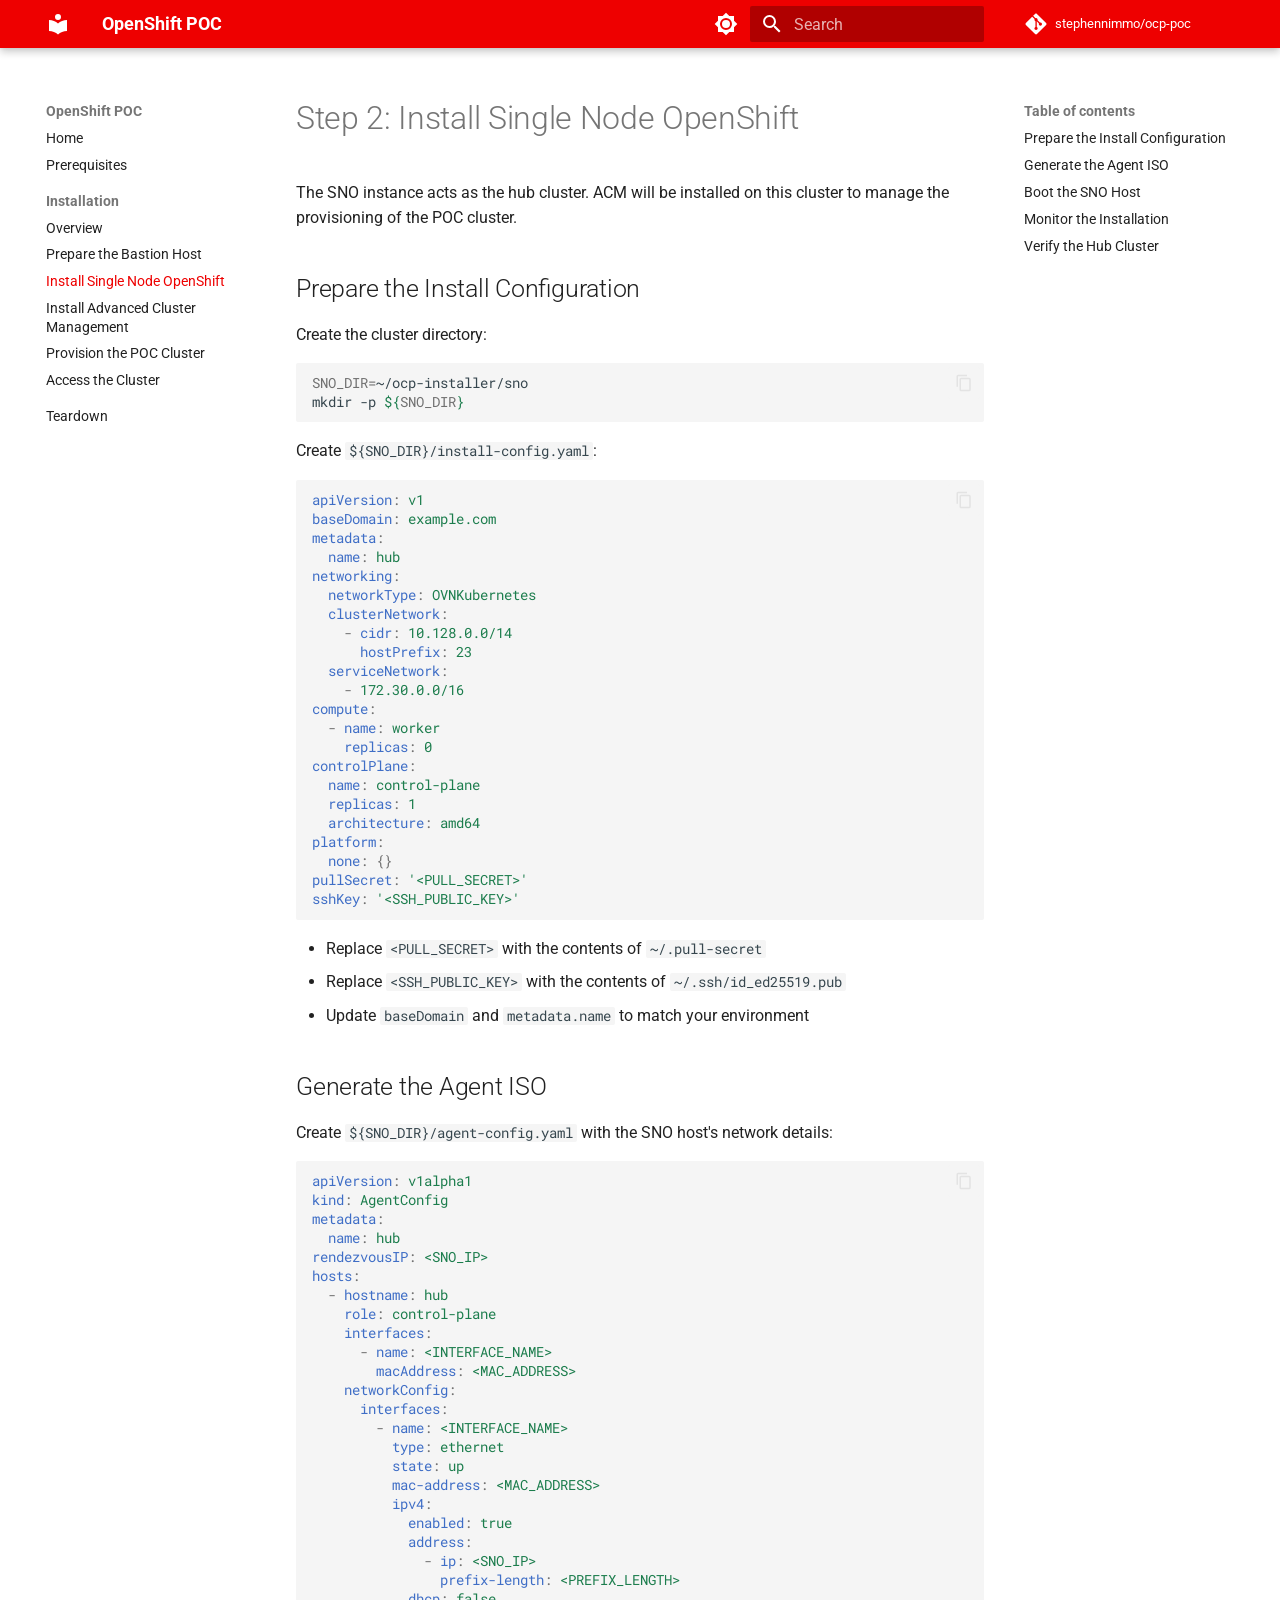
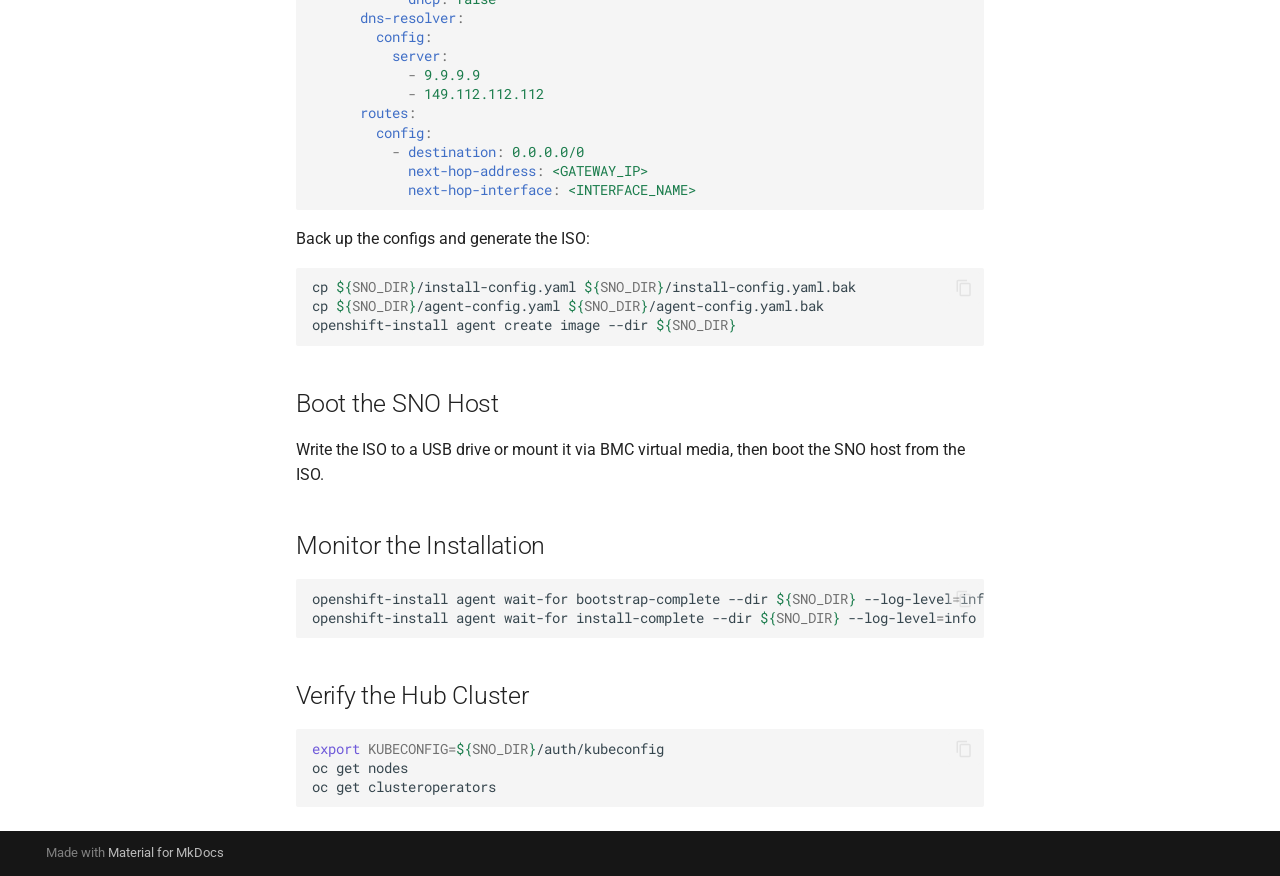
<file: installation/sno/index.html>
<!doctype html>
<html lang="en" class="no-js">
  <head>
    
      <meta charset="utf-8">
      <meta name="viewport" content="width=device-width,initial-scale=1">
      
        <meta name="description" content="OpenShift Proof of Concept with Advanced Cluster Management">
      
      
      
      
        <link rel="prev" href="../bastion/">
      
      
        <link rel="next" href="../acm/">
      
      
        
      
      
      <link rel="icon" href="../../assets/images/favicon.png">
      <meta name="generator" content="mkdocs-1.6.1, mkdocs-material-9.7.5">
    
    
      
        <title>Install Single Node OpenShift - OpenShift POC</title>
      
    
    
      <link rel="stylesheet" href="../../assets/stylesheets/main.484c7ddc.min.css">
      
        
        <link rel="stylesheet" href="../../assets/stylesheets/palette.ab4e12ef.min.css">
      
      


    
    
      
    
    
      
        
        
        <link rel="preconnect" href="https://fonts.gstatic.com" crossorigin>
        <link rel="stylesheet" href="https://fonts.googleapis.com/css?family=Roboto:300,300i,400,400i,700,700i%7CRoboto+Mono:400,400i,700,700i&display=fallback">
        <style>:root{--md-text-font:"Roboto";--md-code-font:"Roboto Mono"}</style>
      
    
    
      <link rel="stylesheet" href="../../stylesheets/extra.css">
    
    <script>__md_scope=new URL("../..",location),__md_hash=e=>[...e].reduce(((e,_)=>(e<<5)-e+_.charCodeAt(0)),0),__md_get=(e,_=localStorage,t=__md_scope)=>JSON.parse(_.getItem(t.pathname+"."+e)),__md_set=(e,_,t=localStorage,a=__md_scope)=>{try{t.setItem(a.pathname+"."+e,JSON.stringify(_))}catch(e){}}</script>
    
      

    
    
  </head>
  
  
    
    
      
    
    
    
    
    <body dir="ltr" data-md-color-scheme="default" data-md-color-primary="custom" data-md-color-accent="custom">
  
    
    <input class="md-toggle" data-md-toggle="drawer" type="checkbox" id="__drawer" autocomplete="off">
    <input class="md-toggle" data-md-toggle="search" type="checkbox" id="__search" autocomplete="off">
    <label class="md-overlay" for="__drawer"></label>
    <div data-md-component="skip">
      
        
        <a href="#step-2-install-single-node-openshift" class="md-skip">
          Skip to content
        </a>
      
    </div>
    <div data-md-component="announce">
      
    </div>
    
    
      

  

<header class="md-header md-header--shadow" data-md-component="header">
  <nav class="md-header__inner md-grid" aria-label="Header">
    <a href="../.." title="OpenShift POC" class="md-header__button md-logo" aria-label="OpenShift POC" data-md-component="logo">
      
  
  <svg xmlns="http://www.w3.org/2000/svg" viewBox="0 0 24 24"><path d="M12 8a3 3 0 0 0 3-3 3 3 0 0 0-3-3 3 3 0 0 0-3 3 3 3 0 0 0 3 3m0 3.54C9.64 9.35 6.5 8 3 8v11c3.5 0 6.64 1.35 9 3.54 2.36-2.19 5.5-3.54 9-3.54V8c-3.5 0-6.64 1.35-9 3.54"/></svg>

    </a>
    <label class="md-header__button md-icon" for="__drawer">
      
      <svg xmlns="http://www.w3.org/2000/svg" viewBox="0 0 24 24"><path d="M3 6h18v2H3zm0 5h18v2H3zm0 5h18v2H3z"/></svg>
    </label>
    <div class="md-header__title" data-md-component="header-title">
      <div class="md-header__ellipsis">
        <div class="md-header__topic">
          <span class="md-ellipsis">
            OpenShift POC
          </span>
        </div>
        <div class="md-header__topic" data-md-component="header-topic">
          <span class="md-ellipsis">
            
              Install Single Node OpenShift
            
          </span>
        </div>
      </div>
    </div>
    
      
        <form class="md-header__option" data-md-component="palette">
  
    
    
    
    <input class="md-option" data-md-color-media="" data-md-color-scheme="default" data-md-color-primary="custom" data-md-color-accent="custom"  aria-label="Switch to dark mode"  type="radio" name="__palette" id="__palette_0">
    
      <label class="md-header__button md-icon" title="Switch to dark mode" for="__palette_1" hidden>
        <svg xmlns="http://www.w3.org/2000/svg" viewBox="0 0 24 24"><path d="M12 8a4 4 0 0 0-4 4 4 4 0 0 0 4 4 4 4 0 0 0 4-4 4 4 0 0 0-4-4m0 10a6 6 0 0 1-6-6 6 6 0 0 1 6-6 6 6 0 0 1 6 6 6 6 0 0 1-6 6m8-9.31V4h-4.69L12 .69 8.69 4H4v4.69L.69 12 4 15.31V20h4.69L12 23.31 15.31 20H20v-4.69L23.31 12z"/></svg>
      </label>
    
  
    
    
    
    <input class="md-option" data-md-color-media="" data-md-color-scheme="slate" data-md-color-primary="custom" data-md-color-accent="custom"  aria-label="Switch to light mode"  type="radio" name="__palette" id="__palette_1">
    
      <label class="md-header__button md-icon" title="Switch to light mode" for="__palette_0" hidden>
        <svg xmlns="http://www.w3.org/2000/svg" viewBox="0 0 24 24"><path d="M12 18c-.89 0-1.74-.2-2.5-.55C11.56 16.5 13 14.42 13 12s-1.44-4.5-3.5-5.45C10.26 6.2 11.11 6 12 6a6 6 0 0 1 6 6 6 6 0 0 1-6 6m8-9.31V4h-4.69L12 .69 8.69 4H4v4.69L.69 12 4 15.31V20h4.69L12 23.31 15.31 20H20v-4.69L23.31 12z"/></svg>
      </label>
    
  
</form>
      
    
    
      <script>var palette=__md_get("__palette");if(palette&&palette.color){if("(prefers-color-scheme)"===palette.color.media){var media=matchMedia("(prefers-color-scheme: light)"),input=document.querySelector(media.matches?"[data-md-color-media='(prefers-color-scheme: light)']":"[data-md-color-media='(prefers-color-scheme: dark)']");palette.color.media=input.getAttribute("data-md-color-media"),palette.color.scheme=input.getAttribute("data-md-color-scheme"),palette.color.primary=input.getAttribute("data-md-color-primary"),palette.color.accent=input.getAttribute("data-md-color-accent")}for(var[key,value]of Object.entries(palette.color))document.body.setAttribute("data-md-color-"+key,value)}</script>
    
    
    
      
      
        <label class="md-header__button md-icon" for="__search">
          
          <svg xmlns="http://www.w3.org/2000/svg" viewBox="0 0 24 24"><path d="M9.5 3A6.5 6.5 0 0 1 16 9.5c0 1.61-.59 3.09-1.56 4.23l.27.27h.79l5 5-1.5 1.5-5-5v-.79l-.27-.27A6.52 6.52 0 0 1 9.5 16 6.5 6.5 0 0 1 3 9.5 6.5 6.5 0 0 1 9.5 3m0 2C7 5 5 7 5 9.5S7 14 9.5 14 14 12 14 9.5 12 5 9.5 5"/></svg>
        </label>
        <div class="md-search" data-md-component="search" role="dialog">
  <label class="md-search__overlay" for="__search"></label>
  <div class="md-search__inner" role="search">
    <form class="md-search__form" name="search">
      <input type="text" class="md-search__input" name="query" aria-label="Search" placeholder="Search" autocapitalize="off" autocorrect="off" autocomplete="off" spellcheck="false" data-md-component="search-query" required>
      <label class="md-search__icon md-icon" for="__search">
        
        <svg xmlns="http://www.w3.org/2000/svg" viewBox="0 0 24 24"><path d="M9.5 3A6.5 6.5 0 0 1 16 9.5c0 1.61-.59 3.09-1.56 4.23l.27.27h.79l5 5-1.5 1.5-5-5v-.79l-.27-.27A6.52 6.52 0 0 1 9.5 16 6.5 6.5 0 0 1 3 9.5 6.5 6.5 0 0 1 9.5 3m0 2C7 5 5 7 5 9.5S7 14 9.5 14 14 12 14 9.5 12 5 9.5 5"/></svg>
        
        <svg xmlns="http://www.w3.org/2000/svg" viewBox="0 0 24 24"><path d="M20 11v2H8l5.5 5.5-1.42 1.42L4.16 12l7.92-7.92L13.5 5.5 8 11z"/></svg>
      </label>
      <nav class="md-search__options" aria-label="Search">
        
        <button type="reset" class="md-search__icon md-icon" title="Clear" aria-label="Clear" tabindex="-1">
          
          <svg xmlns="http://www.w3.org/2000/svg" viewBox="0 0 24 24"><path d="M19 6.41 17.59 5 12 10.59 6.41 5 5 6.41 10.59 12 5 17.59 6.41 19 12 13.41 17.59 19 19 17.59 13.41 12z"/></svg>
        </button>
      </nav>
      
    </form>
    <div class="md-search__output">
      <div class="md-search__scrollwrap" tabindex="0" data-md-scrollfix>
        <div class="md-search-result" data-md-component="search-result">
          <div class="md-search-result__meta">
            Initializing search
          </div>
          <ol class="md-search-result__list" role="presentation"></ol>
        </div>
      </div>
    </div>
  </div>
</div>
      
    
    
      <div class="md-header__source">
        <a href="https://github.com/stephennimmo/ocp-poc" title="Go to repository" class="md-source" data-md-component="source">
  <div class="md-source__icon md-icon">
    
    <svg xmlns="http://www.w3.org/2000/svg" viewBox="0 0 448 512"><!--! Font Awesome Free 7.1.0 by @fontawesome - https://fontawesome.com License - https://fontawesome.com/license/free (Icons: CC BY 4.0, Fonts: SIL OFL 1.1, Code: MIT License) Copyright 2025 Fonticons, Inc.--><path d="M439.6 236.1 244 40.5c-5.4-5.5-12.8-8.5-20.4-8.5s-15 3-20.4 8.4L162.5 81l51.5 51.5c27.1-9.1 52.7 16.8 43.4 43.7l49.7 49.7c34.2-11.8 61.2 31 35.5 56.7-26.5 26.5-70.2-2.9-56-37.3L240.3 199v121.9c25.3 12.5 22.3 41.8 9.1 55-6.4 6.4-15.2 10.1-24.3 10.1s-17.8-3.6-24.3-10.1c-17.6-17.6-11.1-46.9 11.2-56v-123c-20.8-8.5-24.6-30.7-18.6-45L142.6 101 8.5 235.1C3 240.6 0 247.9 0 255.5s3 15 8.5 20.4l195.6 195.7c5.4 5.4 12.7 8.4 20.4 8.4s15-3 20.4-8.4l194.7-194.7c5.4-5.4 8.4-12.8 8.4-20.4s-3-15-8.4-20.4"/></svg>
  </div>
  <div class="md-source__repository">
    stephennimmo/ocp-poc
  </div>
</a>
      </div>
    
  </nav>
  
</header>
    
    <div class="md-container" data-md-component="container">
      
      
        
          
        
      
      <main class="md-main" data-md-component="main">
        <div class="md-main__inner md-grid">
          
            
              
              <div class="md-sidebar md-sidebar--primary" data-md-component="sidebar" data-md-type="navigation" >
                <div class="md-sidebar__scrollwrap">
                  <div class="md-sidebar__inner">
                    



<nav class="md-nav md-nav--primary" aria-label="Navigation" data-md-level="0">
  <label class="md-nav__title" for="__drawer">
    <a href="../.." title="OpenShift POC" class="md-nav__button md-logo" aria-label="OpenShift POC" data-md-component="logo">
      
  
  <svg xmlns="http://www.w3.org/2000/svg" viewBox="0 0 24 24"><path d="M12 8a3 3 0 0 0 3-3 3 3 0 0 0-3-3 3 3 0 0 0-3 3 3 3 0 0 0 3 3m0 3.54C9.64 9.35 6.5 8 3 8v11c3.5 0 6.64 1.35 9 3.54 2.36-2.19 5.5-3.54 9-3.54V8c-3.5 0-6.64 1.35-9 3.54"/></svg>

    </a>
    OpenShift POC
  </label>
  
    <div class="md-nav__source">
      <a href="https://github.com/stephennimmo/ocp-poc" title="Go to repository" class="md-source" data-md-component="source">
  <div class="md-source__icon md-icon">
    
    <svg xmlns="http://www.w3.org/2000/svg" viewBox="0 0 448 512"><!--! Font Awesome Free 7.1.0 by @fontawesome - https://fontawesome.com License - https://fontawesome.com/license/free (Icons: CC BY 4.0, Fonts: SIL OFL 1.1, Code: MIT License) Copyright 2025 Fonticons, Inc.--><path d="M439.6 236.1 244 40.5c-5.4-5.5-12.8-8.5-20.4-8.5s-15 3-20.4 8.4L162.5 81l51.5 51.5c27.1-9.1 52.7 16.8 43.4 43.7l49.7 49.7c34.2-11.8 61.2 31 35.5 56.7-26.5 26.5-70.2-2.9-56-37.3L240.3 199v121.9c25.3 12.5 22.3 41.8 9.1 55-6.4 6.4-15.2 10.1-24.3 10.1s-17.8-3.6-24.3-10.1c-17.6-17.6-11.1-46.9 11.2-56v-123c-20.8-8.5-24.6-30.7-18.6-45L142.6 101 8.5 235.1C3 240.6 0 247.9 0 255.5s3 15 8.5 20.4l195.6 195.7c5.4 5.4 12.7 8.4 20.4 8.4s15-3 20.4-8.4l194.7-194.7c5.4-5.4 8.4-12.8 8.4-20.4s-3-15-8.4-20.4"/></svg>
  </div>
  <div class="md-source__repository">
    stephennimmo/ocp-poc
  </div>
</a>
    </div>
  
  <ul class="md-nav__list" data-md-scrollfix>
    
      
      
  
  
  
  
    <li class="md-nav__item">
      <a href="../.." class="md-nav__link">
        
  
  
  <span class="md-ellipsis">
    
  
    Home
  

    
  </span>
  
  

      </a>
    </li>
  

    
      
      
  
  
  
  
    <li class="md-nav__item">
      <a href="../../prerequisites/" class="md-nav__link">
        
  
  
  <span class="md-ellipsis">
    
  
    Prerequisites
  

    
  </span>
  
  

      </a>
    </li>
  

    
      
      
  
  
    
  
  
  
    
    
    
    
      
        
        
      
    
    
    <li class="md-nav__item md-nav__item--active md-nav__item--section md-nav__item--nested">
      
        
        
        <input class="md-nav__toggle md-toggle " type="checkbox" id="__nav_3" checked>
        
          
          <label class="md-nav__link" for="__nav_3" id="__nav_3_label" tabindex="">
            
  
  
  <span class="md-ellipsis">
    
  
    Installation
  

    
  </span>
  
  

            <span class="md-nav__icon md-icon"></span>
          </label>
        
        <nav class="md-nav" data-md-level="1" aria-labelledby="__nav_3_label" aria-expanded="true">
          <label class="md-nav__title" for="__nav_3">
            <span class="md-nav__icon md-icon"></span>
            
  
    Installation
  

          </label>
          <ul class="md-nav__list" data-md-scrollfix>
            
              
                
  
  
  
  
    <li class="md-nav__item">
      <a href="../" class="md-nav__link">
        
  
  
  <span class="md-ellipsis">
    
  
    Overview
  

    
  </span>
  
  

      </a>
    </li>
  

              
            
              
                
  
  
  
  
    <li class="md-nav__item">
      <a href="../bastion/" class="md-nav__link">
        
  
  
  <span class="md-ellipsis">
    
  
    Prepare the Bastion Host
  

    
  </span>
  
  

      </a>
    </li>
  

              
            
              
                
  
  
    
  
  
  
    <li class="md-nav__item md-nav__item--active">
      
      <input class="md-nav__toggle md-toggle" type="checkbox" id="__toc">
      
      
        
      
      
        <label class="md-nav__link md-nav__link--active" for="__toc">
          
  
  
  <span class="md-ellipsis">
    
  
    Install Single Node OpenShift
  

    
  </span>
  
  

          <span class="md-nav__icon md-icon"></span>
        </label>
      
      <a href="./" class="md-nav__link md-nav__link--active">
        
  
  
  <span class="md-ellipsis">
    
  
    Install Single Node OpenShift
  

    
  </span>
  
  

      </a>
      
        

<nav class="md-nav md-nav--secondary" aria-label="Table of contents">
  
  
  
    
  
  
    <label class="md-nav__title" for="__toc">
      <span class="md-nav__icon md-icon"></span>
      Table of contents
    </label>
    <ul class="md-nav__list" data-md-component="toc" data-md-scrollfix>
      
        <li class="md-nav__item">
  <a href="#prepare-the-install-configuration" class="md-nav__link">
    <span class="md-ellipsis">
      
        Prepare the Install Configuration
      
    </span>
  </a>
  
</li>
      
        <li class="md-nav__item">
  <a href="#generate-the-agent-iso" class="md-nav__link">
    <span class="md-ellipsis">
      
        Generate the Agent ISO
      
    </span>
  </a>
  
</li>
      
        <li class="md-nav__item">
  <a href="#boot-the-sno-host" class="md-nav__link">
    <span class="md-ellipsis">
      
        Boot the SNO Host
      
    </span>
  </a>
  
</li>
      
        <li class="md-nav__item">
  <a href="#monitor-the-installation" class="md-nav__link">
    <span class="md-ellipsis">
      
        Monitor the Installation
      
    </span>
  </a>
  
</li>
      
        <li class="md-nav__item">
  <a href="#verify-the-hub-cluster" class="md-nav__link">
    <span class="md-ellipsis">
      
        Verify the Hub Cluster
      
    </span>
  </a>
  
</li>
      
    </ul>
  
</nav>
      
    </li>
  

              
            
              
                
  
  
  
  
    <li class="md-nav__item">
      <a href="../acm/" class="md-nav__link">
        
  
  
  <span class="md-ellipsis">
    
  
    Install Advanced Cluster Management
  

    
  </span>
  
  

      </a>
    </li>
  

              
            
              
                
  
  
  
  
    <li class="md-nav__item">
      <a href="../provision/" class="md-nav__link">
        
  
  
  <span class="md-ellipsis">
    
  
    Provision the POC Cluster
  

    
  </span>
  
  

      </a>
    </li>
  

              
            
              
                
  
  
  
  
    <li class="md-nav__item">
      <a href="../access/" class="md-nav__link">
        
  
  
  <span class="md-ellipsis">
    
  
    Access the Cluster
  

    
  </span>
  
  

      </a>
    </li>
  

              
            
          </ul>
        </nav>
      
    </li>
  

    
      
      
  
  
  
  
    <li class="md-nav__item">
      <a href="../../teardown/" class="md-nav__link">
        
  
  
  <span class="md-ellipsis">
    
  
    Teardown
  

    
  </span>
  
  

      </a>
    </li>
  

    
  </ul>
</nav>
                  </div>
                </div>
              </div>
            
            
              
              <div class="md-sidebar md-sidebar--secondary" data-md-component="sidebar" data-md-type="toc" >
                <div class="md-sidebar__scrollwrap">
                  <div class="md-sidebar__inner">
                    

<nav class="md-nav md-nav--secondary" aria-label="Table of contents">
  
  
  
    
  
  
    <label class="md-nav__title" for="__toc">
      <span class="md-nav__icon md-icon"></span>
      Table of contents
    </label>
    <ul class="md-nav__list" data-md-component="toc" data-md-scrollfix>
      
        <li class="md-nav__item">
  <a href="#prepare-the-install-configuration" class="md-nav__link">
    <span class="md-ellipsis">
      
        Prepare the Install Configuration
      
    </span>
  </a>
  
</li>
      
        <li class="md-nav__item">
  <a href="#generate-the-agent-iso" class="md-nav__link">
    <span class="md-ellipsis">
      
        Generate the Agent ISO
      
    </span>
  </a>
  
</li>
      
        <li class="md-nav__item">
  <a href="#boot-the-sno-host" class="md-nav__link">
    <span class="md-ellipsis">
      
        Boot the SNO Host
      
    </span>
  </a>
  
</li>
      
        <li class="md-nav__item">
  <a href="#monitor-the-installation" class="md-nav__link">
    <span class="md-ellipsis">
      
        Monitor the Installation
      
    </span>
  </a>
  
</li>
      
        <li class="md-nav__item">
  <a href="#verify-the-hub-cluster" class="md-nav__link">
    <span class="md-ellipsis">
      
        Verify the Hub Cluster
      
    </span>
  </a>
  
</li>
      
    </ul>
  
</nav>
                  </div>
                </div>
              </div>
            
          
          
            <div class="md-content" data-md-component="content">
              
              <article class="md-content__inner md-typeset">
                
                  


  
  


<h1 id="step-2-install-single-node-openshift">Step 2: Install Single Node OpenShift</h1>
<p>The SNO instance acts as the hub cluster. ACM will be installed on this cluster to manage the provisioning of the POC cluster.</p>
<h2 id="prepare-the-install-configuration">Prepare the Install Configuration</h2>
<p>Create the cluster directory:</p>
<div class="highlight"><pre><span></span><code><span class="nv">SNO_DIR</span><span class="o">=</span>~/ocp-installer/sno
mkdir<span class="w"> </span>-p<span class="w"> </span><span class="si">${</span><span class="nv">SNO_DIR</span><span class="si">}</span>
</code></pre></div>
<p>Create <code>${SNO_DIR}/install-config.yaml</code>:</p>
<div class="highlight"><pre><span></span><code><span class="nt">apiVersion</span><span class="p">:</span><span class="w"> </span><span class="l l-Scalar l-Scalar-Plain">v1</span>
<span class="nt">baseDomain</span><span class="p">:</span><span class="w"> </span><span class="l l-Scalar l-Scalar-Plain">example.com</span>
<span class="nt">metadata</span><span class="p">:</span>
<span class="w">  </span><span class="nt">name</span><span class="p">:</span><span class="w"> </span><span class="l l-Scalar l-Scalar-Plain">hub</span>
<span class="nt">networking</span><span class="p">:</span>
<span class="w">  </span><span class="nt">networkType</span><span class="p">:</span><span class="w"> </span><span class="l l-Scalar l-Scalar-Plain">OVNKubernetes</span>
<span class="w">  </span><span class="nt">clusterNetwork</span><span class="p">:</span>
<span class="w">    </span><span class="p p-Indicator">-</span><span class="w"> </span><span class="nt">cidr</span><span class="p">:</span><span class="w"> </span><span class="l l-Scalar l-Scalar-Plain">10.128.0.0/14</span>
<span class="w">      </span><span class="nt">hostPrefix</span><span class="p">:</span><span class="w"> </span><span class="l l-Scalar l-Scalar-Plain">23</span>
<span class="w">  </span><span class="nt">serviceNetwork</span><span class="p">:</span>
<span class="w">    </span><span class="p p-Indicator">-</span><span class="w"> </span><span class="l l-Scalar l-Scalar-Plain">172.30.0.0/16</span>
<span class="nt">compute</span><span class="p">:</span>
<span class="w">  </span><span class="p p-Indicator">-</span><span class="w"> </span><span class="nt">name</span><span class="p">:</span><span class="w"> </span><span class="l l-Scalar l-Scalar-Plain">worker</span>
<span class="w">    </span><span class="nt">replicas</span><span class="p">:</span><span class="w"> </span><span class="l l-Scalar l-Scalar-Plain">0</span>
<span class="nt">controlPlane</span><span class="p">:</span>
<span class="w">  </span><span class="nt">name</span><span class="p">:</span><span class="w"> </span><span class="l l-Scalar l-Scalar-Plain">control-plane</span>
<span class="w">  </span><span class="nt">replicas</span><span class="p">:</span><span class="w"> </span><span class="l l-Scalar l-Scalar-Plain">1</span>
<span class="w">  </span><span class="nt">architecture</span><span class="p">:</span><span class="w"> </span><span class="l l-Scalar l-Scalar-Plain">amd64</span>
<span class="nt">platform</span><span class="p">:</span>
<span class="w">  </span><span class="nt">none</span><span class="p">:</span><span class="w"> </span><span class="p p-Indicator">{}</span>
<span class="nt">pullSecret</span><span class="p">:</span><span class="w"> </span><span class="s">&#39;&lt;PULL_SECRET&gt;&#39;</span>
<span class="nt">sshKey</span><span class="p">:</span><span class="w"> </span><span class="s">&#39;&lt;SSH_PUBLIC_KEY&gt;&#39;</span>
</code></pre></div>
<ul>
<li>Replace <code>&lt;PULL_SECRET&gt;</code> with the contents of <code>~/.pull-secret</code></li>
<li>Replace <code>&lt;SSH_PUBLIC_KEY&gt;</code> with the contents of <code>~/.ssh/id_ed25519.pub</code></li>
<li>Update <code>baseDomain</code> and <code>metadata.name</code> to match your environment</li>
</ul>
<h2 id="generate-the-agent-iso">Generate the Agent ISO</h2>
<p>Create <code>${SNO_DIR}/agent-config.yaml</code> with the SNO host's network details:</p>
<div class="highlight"><pre><span></span><code><span class="nt">apiVersion</span><span class="p">:</span><span class="w"> </span><span class="l l-Scalar l-Scalar-Plain">v1alpha1</span>
<span class="nt">kind</span><span class="p">:</span><span class="w"> </span><span class="l l-Scalar l-Scalar-Plain">AgentConfig</span>
<span class="nt">metadata</span><span class="p">:</span>
<span class="w">  </span><span class="nt">name</span><span class="p">:</span><span class="w"> </span><span class="l l-Scalar l-Scalar-Plain">hub</span>
<span class="nt">rendezvousIP</span><span class="p">:</span><span class="w"> </span><span class="l l-Scalar l-Scalar-Plain">&lt;SNO_IP&gt;</span>
<span class="nt">hosts</span><span class="p">:</span>
<span class="w">  </span><span class="p p-Indicator">-</span><span class="w"> </span><span class="nt">hostname</span><span class="p">:</span><span class="w"> </span><span class="l l-Scalar l-Scalar-Plain">hub</span>
<span class="w">    </span><span class="nt">role</span><span class="p">:</span><span class="w"> </span><span class="l l-Scalar l-Scalar-Plain">control-plane</span>
<span class="w">    </span><span class="nt">interfaces</span><span class="p">:</span>
<span class="w">      </span><span class="p p-Indicator">-</span><span class="w"> </span><span class="nt">name</span><span class="p">:</span><span class="w"> </span><span class="l l-Scalar l-Scalar-Plain">&lt;INTERFACE_NAME&gt;</span>
<span class="w">        </span><span class="nt">macAddress</span><span class="p">:</span><span class="w"> </span><span class="l l-Scalar l-Scalar-Plain">&lt;MAC_ADDRESS&gt;</span>
<span class="w">    </span><span class="nt">networkConfig</span><span class="p">:</span>
<span class="w">      </span><span class="nt">interfaces</span><span class="p">:</span>
<span class="w">        </span><span class="p p-Indicator">-</span><span class="w"> </span><span class="nt">name</span><span class="p">:</span><span class="w"> </span><span class="l l-Scalar l-Scalar-Plain">&lt;INTERFACE_NAME&gt;</span>
<span class="w">          </span><span class="nt">type</span><span class="p">:</span><span class="w"> </span><span class="l l-Scalar l-Scalar-Plain">ethernet</span>
<span class="w">          </span><span class="nt">state</span><span class="p">:</span><span class="w"> </span><span class="l l-Scalar l-Scalar-Plain">up</span>
<span class="w">          </span><span class="nt">mac-address</span><span class="p">:</span><span class="w"> </span><span class="l l-Scalar l-Scalar-Plain">&lt;MAC_ADDRESS&gt;</span>
<span class="w">          </span><span class="nt">ipv4</span><span class="p">:</span>
<span class="w">            </span><span class="nt">enabled</span><span class="p">:</span><span class="w"> </span><span class="l l-Scalar l-Scalar-Plain">true</span>
<span class="w">            </span><span class="nt">address</span><span class="p">:</span>
<span class="w">              </span><span class="p p-Indicator">-</span><span class="w"> </span><span class="nt">ip</span><span class="p">:</span><span class="w"> </span><span class="l l-Scalar l-Scalar-Plain">&lt;SNO_IP&gt;</span>
<span class="w">                </span><span class="nt">prefix-length</span><span class="p">:</span><span class="w"> </span><span class="l l-Scalar l-Scalar-Plain">&lt;PREFIX_LENGTH&gt;</span>
<span class="w">            </span><span class="nt">dhcp</span><span class="p">:</span><span class="w"> </span><span class="l l-Scalar l-Scalar-Plain">false</span>
<span class="w">      </span><span class="nt">dns-resolver</span><span class="p">:</span>
<span class="w">        </span><span class="nt">config</span><span class="p">:</span>
<span class="w">          </span><span class="nt">server</span><span class="p">:</span>
<span class="w">            </span><span class="p p-Indicator">-</span><span class="w"> </span><span class="l l-Scalar l-Scalar-Plain">9.9.9.9</span>
<span class="w">            </span><span class="p p-Indicator">-</span><span class="w"> </span><span class="l l-Scalar l-Scalar-Plain">149.112.112.112</span>
<span class="w">      </span><span class="nt">routes</span><span class="p">:</span>
<span class="w">        </span><span class="nt">config</span><span class="p">:</span>
<span class="w">          </span><span class="p p-Indicator">-</span><span class="w"> </span><span class="nt">destination</span><span class="p">:</span><span class="w"> </span><span class="l l-Scalar l-Scalar-Plain">0.0.0.0/0</span>
<span class="w">            </span><span class="nt">next-hop-address</span><span class="p">:</span><span class="w"> </span><span class="l l-Scalar l-Scalar-Plain">&lt;GATEWAY_IP&gt;</span>
<span class="w">            </span><span class="nt">next-hop-interface</span><span class="p">:</span><span class="w"> </span><span class="l l-Scalar l-Scalar-Plain">&lt;INTERFACE_NAME&gt;</span>
</code></pre></div>
<p>Back up the configs and generate the ISO:</p>
<div class="highlight"><pre><span></span><code>cp<span class="w"> </span><span class="si">${</span><span class="nv">SNO_DIR</span><span class="si">}</span>/install-config.yaml<span class="w"> </span><span class="si">${</span><span class="nv">SNO_DIR</span><span class="si">}</span>/install-config.yaml.bak
cp<span class="w"> </span><span class="si">${</span><span class="nv">SNO_DIR</span><span class="si">}</span>/agent-config.yaml<span class="w"> </span><span class="si">${</span><span class="nv">SNO_DIR</span><span class="si">}</span>/agent-config.yaml.bak
openshift-install<span class="w"> </span>agent<span class="w"> </span>create<span class="w"> </span>image<span class="w"> </span>--dir<span class="w"> </span><span class="si">${</span><span class="nv">SNO_DIR</span><span class="si">}</span>
</code></pre></div>
<h2 id="boot-the-sno-host">Boot the SNO Host</h2>
<p>Write the ISO to a USB drive or mount it via BMC virtual media, then boot the SNO host from the ISO.</p>
<h2 id="monitor-the-installation">Monitor the Installation</h2>
<div class="highlight"><pre><span></span><code>openshift-install<span class="w"> </span>agent<span class="w"> </span>wait-for<span class="w"> </span>bootstrap-complete<span class="w"> </span>--dir<span class="w"> </span><span class="si">${</span><span class="nv">SNO_DIR</span><span class="si">}</span><span class="w"> </span>--log-level<span class="o">=</span>info
openshift-install<span class="w"> </span>agent<span class="w"> </span>wait-for<span class="w"> </span>install-complete<span class="w"> </span>--dir<span class="w"> </span><span class="si">${</span><span class="nv">SNO_DIR</span><span class="si">}</span><span class="w"> </span>--log-level<span class="o">=</span>info
</code></pre></div>
<h2 id="verify-the-hub-cluster">Verify the Hub Cluster</h2>
<div class="highlight"><pre><span></span><code><span class="nb">export</span><span class="w"> </span><span class="nv">KUBECONFIG</span><span class="o">=</span><span class="si">${</span><span class="nv">SNO_DIR</span><span class="si">}</span>/auth/kubeconfig
oc<span class="w"> </span>get<span class="w"> </span>nodes
oc<span class="w"> </span>get<span class="w"> </span>clusteroperators
</code></pre></div>












                
              </article>
            </div>
          
          
<script>var target=document.getElementById(location.hash.slice(1));target&&target.name&&(target.checked=target.name.startsWith("__tabbed_"))</script>
        </div>
        
          <button type="button" class="md-top md-icon" data-md-component="top" hidden>
  
  <svg xmlns="http://www.w3.org/2000/svg" viewBox="0 0 24 24"><path d="M13 20h-2V8l-5.5 5.5-1.42-1.42L12 4.16l7.92 7.92-1.42 1.42L13 8z"/></svg>
  Back to top
</button>
        
      </main>
      
        <footer class="md-footer">
  
  <div class="md-footer-meta md-typeset">
    <div class="md-footer-meta__inner md-grid">
      <div class="md-copyright">
  
  
    Made with
    <a href="https://squidfunk.github.io/mkdocs-material/" target="_blank" rel="noopener">
      Material for MkDocs
    </a>
  
</div>
      
    </div>
  </div>
</footer>
      
    </div>
    <div class="md-dialog" data-md-component="dialog">
      <div class="md-dialog__inner md-typeset"></div>
    </div>
    
    
    
      
      
      <script id="__config" type="application/json">{"annotate": null, "base": "../..", "features": ["navigation.sections", "navigation.expand", "navigation.top", "content.code.copy"], "search": "../../assets/javascripts/workers/search.2c215733.min.js", "tags": null, "translations": {"clipboard.copied": "Copied to clipboard", "clipboard.copy": "Copy to clipboard", "search.result.more.one": "1 more on this page", "search.result.more.other": "# more on this page", "search.result.none": "No matching documents", "search.result.one": "1 matching document", "search.result.other": "# matching documents", "search.result.placeholder": "Type to start searching", "search.result.term.missing": "Missing", "select.version": "Select version"}, "version": null}</script>
    
    
      <script src="../../assets/javascripts/bundle.79ae519e.min.js"></script>
      
        <script src="../../js/open_in_new_tab.js"></script>
      
    
  </body>
</html>
</file>
<file: stylesheets/extra.css>
[data-md-color-scheme="default"] {
  --md-primary-fg-color: #ee0000;
  --md-accent-fg-color: #a30000;
}

[data-md-color-scheme="slate"] {
  --md-primary-fg-color: #ee0000;
  --md-accent-fg-color: #ff6060;
}
</file>
<file: assets/stylesheets/main.484c7ddc.min.css>
@charset "UTF-8";html{-webkit-text-size-adjust:none;-moz-text-size-adjust:none;text-size-adjust:none;box-sizing:border-box}*,:after,:before{box-sizing:inherit}@media (prefers-reduced-motion){*,:after,:before{transition:none!important}}body{margin:0}a,button,input,label{-webkit-tap-highlight-color:transparent}a{color:inherit;text-decoration:none}hr{border:0;box-sizing:initial;display:block;height:.05rem;overflow:visible;padding:0}small{font-size:80%}sub,sup{line-height:1em}img{border-style:none}table{border-collapse:initial;border-spacing:0}td,th{font-weight:400;vertical-align:top}button{background:#0000;border:0;font-family:inherit;font-size:inherit;margin:0;padding:0}input{border:0;outline:none}:root{--md-primary-fg-color:#4051b5;--md-primary-fg-color--light:#5d6cc0;--md-primary-fg-color--dark:#303fa1;--md-primary-bg-color:#fff;--md-primary-bg-color--light:#ffffffb3;--md-accent-fg-color:#526cfe;--md-accent-fg-color--transparent:#526cfe1a;--md-accent-bg-color:#fff;--md-accent-bg-color--light:#ffffffb3}[data-md-color-scheme=default]{color-scheme:light}[data-md-color-scheme=default] img[src$="#gh-dark-mode-only"],[data-md-color-scheme=default] img[src$="#only-dark"]{display:none}:root,[data-md-color-scheme=default]{--md-hue:225deg;--md-default-fg-color:#000000de;--md-default-fg-color--light:#0000008a;--md-default-fg-color--lighter:#00000052;--md-default-fg-color--lightest:#00000012;--md-default-bg-color:#fff;--md-default-bg-color--light:#ffffffb3;--md-default-bg-color--lighter:#ffffff4d;--md-default-bg-color--lightest:#ffffff1f;--md-code-fg-color:#36464e;--md-code-bg-color:#f5f5f5;--md-code-bg-color--light:#f5f5f5b3;--md-code-bg-color--lighter:#f5f5f54d;--md-code-hl-color:#4287ff;--md-code-hl-color--light:#4287ff1a;--md-code-hl-number-color:#d52a2a;--md-code-hl-special-color:#db1457;--md-code-hl-function-color:#a846b9;--md-code-hl-constant-color:#6e59d9;--md-code-hl-keyword-color:#3f6ec6;--md-code-hl-string-color:#1c7d4d;--md-code-hl-name-color:var(--md-code-fg-color);--md-code-hl-operator-color:var(--md-default-fg-color--light);--md-code-hl-punctuation-color:var(--md-default-fg-color--light);--md-code-hl-comment-color:var(--md-default-fg-color--light);--md-code-hl-generic-color:var(--md-default-fg-color--light);--md-code-hl-variable-color:var(--md-default-fg-color--light);--md-typeset-color:var(--md-default-fg-color);--md-typeset-a-color:var(--md-primary-fg-color);--md-typeset-del-color:#f5503d26;--md-typeset-ins-color:#0bd57026;--md-typeset-kbd-color:#fafafa;--md-typeset-kbd-accent-color:#fff;--md-typeset-kbd-border-color:#b8b8b8;--md-typeset-mark-color:#ffff0080;--md-typeset-table-color:#0000001f;--md-typeset-table-color--light:rgba(0,0,0,.035);--md-admonition-fg-color:var(--md-default-fg-color);--md-admonition-bg-color:var(--md-default-bg-color);--md-warning-fg-color:#000000de;--md-warning-bg-color:#ff9;--md-footer-fg-color:#fff;--md-footer-fg-color--light:#ffffffb3;--md-footer-fg-color--lighter:#ffffff73;--md-footer-bg-color:#000000de;--md-footer-bg-color--dark:#00000052;--md-shadow-z1:0 0.2rem 0.5rem #0000000d,0 0 0.05rem #0000001a;--md-shadow-z2:0 0.2rem 0.5rem #0000001a,0 0 0.05rem #00000040;--md-shadow-z3:0 0.2rem 0.5rem #0003,0 0 0.05rem #00000059}.md-icon svg{fill:currentcolor;display:block;height:1.2rem;width:1.2rem}body{-webkit-font-smoothing:antialiased;-moz-osx-font-smoothing:grayscale;--md-text-font-family:var(--md-text-font,_),-apple-system,BlinkMacSystemFont,Helvetica,Arial,sans-serif;--md-code-font-family:var(--md-code-font,_),SFMono-Regular,Consolas,Menlo,monospace}aside,body,input{font-feature-settings:"kern","liga";color:var(--md-typeset-color);font-family:var(--md-text-font-family)}code,kbd,pre{font-feature-settings:"kern";font-family:var(--md-code-font-family)}:root{--md-typeset-table-sort-icon:url('data:image/svg+xml;charset=utf-8,<svg xmlns="http://www.w3.org/2000/svg" viewBox="0 0 24 24"><path d="m18 21-4-4h3V7h-3l4-4 4 4h-3v10h3M2 19v-2h10v2M2 13v-2h7v2M2 7V5h4v2z"/></svg>');--md-typeset-table-sort-icon--asc:url('data:image/svg+xml;charset=utf-8,<svg xmlns="http://www.w3.org/2000/svg" viewBox="0 0 24 24"><path d="M19 17h3l-4 4-4-4h3V3h2M2 17h10v2H2M6 5v2H2V5m0 6h7v2H2z"/></svg>');--md-typeset-table-sort-icon--desc:url('data:image/svg+xml;charset=utf-8,<svg xmlns="http://www.w3.org/2000/svg" viewBox="0 0 24 24"><path d="M19 7h3l-4-4-4 4h3v14h2M2 17h10v2H2M6 5v2H2V5m0 6h7v2H2z"/></svg>')}.md-typeset{-webkit-print-color-adjust:exact;color-adjust:exact;font-size:.8rem;line-height:1.6;overflow-wrap:break-word}@media print{.md-typeset{font-size:.68rem}}.md-typeset blockquote,.md-typeset dl,.md-typeset figure,.md-typeset ol,.md-typeset pre,.md-typeset ul{margin-bottom:1em;margin-top:1em}.md-typeset h1{color:var(--md-default-fg-color--light);font-size:2em;line-height:1.3;margin:0 0 1.25em}.md-typeset h1,.md-typeset h2{font-weight:300;letter-spacing:-.01em}.md-typeset h2{font-size:1.5625em;line-height:1.4;margin:1.6em 0 .64em}.md-typeset h3{font-size:1.25em;font-weight:400;letter-spacing:-.01em;line-height:1.5;margin:1.6em 0 .8em}.md-typeset h2+h3{margin-top:.8em}.md-typeset h4{font-weight:700;letter-spacing:-.01em;margin:1em 0}.md-typeset h5,.md-typeset h6{color:var(--md-default-fg-color--light);font-size:.8em;font-weight:700;letter-spacing:-.01em;margin:1.25em 0}.md-typeset h5{text-transform:uppercase}.md-typeset h5 code{text-transform:none}.md-typeset hr{border-bottom:.05rem solid var(--md-default-fg-color--lightest);display:flow-root;margin:1.5em 0}.md-typeset a{color:var(--md-typeset-a-color);word-break:break-word}.md-typeset a,.md-typeset a:before{transition:color 125ms}.md-typeset a:focus,.md-typeset a:hover{color:var(--md-accent-fg-color)}.md-typeset a:focus code,.md-typeset a:hover code{background-color:var(--md-accent-fg-color--transparent);color:var(--md-accent-fg-color)}.md-typeset a code{color:var(--md-typeset-a-color)}.md-typeset a.focus-visible{outline-color:var(--md-accent-fg-color);outline-offset:.2rem}.md-typeset code,.md-typeset kbd,.md-typeset pre{color:var(--md-code-fg-color);direction:ltr;font-variant-ligatures:none;transition:background-color 125ms}@media print{.md-typeset code,.md-typeset kbd,.md-typeset pre{white-space:pre-wrap}}.md-typeset code{background-color:var(--md-code-bg-color);border-radius:.1rem;-webkit-box-decoration-break:clone;box-decoration-break:clone;font-size:.85em;padding:0 .2941176471em;transition:color 125ms,background-color 125ms;word-break:break-word}.md-typeset code:not(.focus-visible){-webkit-tap-highlight-color:transparent;outline:none}.md-typeset pre{display:flow-root;line-height:1.4;position:relative}.md-typeset pre>code{-webkit-box-decoration-break:slice;box-decoration-break:slice;box-shadow:none;display:block;margin:0;outline-color:var(--md-accent-fg-color);overflow:auto;padding:.7720588235em 1.1764705882em;scrollbar-color:var(--md-default-fg-color--lighter) #0000;scrollbar-width:thin;touch-action:auto;word-break:normal}.md-typeset pre>code:hover{scrollbar-color:var(--md-accent-fg-color) #0000}.md-typeset pre>code::-webkit-scrollbar{height:.2rem;width:.2rem}.md-typeset pre>code::-webkit-scrollbar-thumb{background-color:var(--md-default-fg-color--lighter)}.md-typeset pre>code::-webkit-scrollbar-thumb:hover{background-color:var(--md-accent-fg-color)}.md-typeset kbd{background-color:var(--md-typeset-kbd-color);border-radius:.1rem;box-shadow:0 .1rem 0 .05rem var(--md-typeset-kbd-border-color),0 .1rem 0 var(--md-typeset-kbd-border-color),0 -.1rem .2rem var(--md-typeset-kbd-accent-color) inset;color:var(--md-default-fg-color);display:inline-block;font-size:.75em;padding:0 .6666666667em;vertical-align:text-top;word-break:break-word}.md-typeset mark{background-color:var(--md-typeset-mark-color);-webkit-box-decoration-break:clone;box-decoration-break:clone;color:inherit;word-break:break-word}.md-typeset abbr{cursor:help;text-decoration:none}.md-typeset [data-preview],.md-typeset abbr{border-bottom:.05rem dotted var(--md-default-fg-color--light)}.md-typeset small{opacity:.75}[dir=ltr] .md-typeset sub,[dir=ltr] .md-typeset sup{margin-left:.078125em}[dir=rtl] .md-typeset sub,[dir=rtl] .md-typeset sup{margin-right:.078125em}[dir=ltr] .md-typeset blockquote{padding-left:.6rem}[dir=rtl] .md-typeset blockquote{padding-right:.6rem}[dir=ltr] .md-typeset blockquote{border-left:.2rem solid var(--md-default-fg-color--lighter)}[dir=rtl] .md-typeset blockquote{border-right:.2rem solid var(--md-default-fg-color--lighter)}.md-typeset blockquote{color:var(--md-default-fg-color--light);margin-left:0;margin-right:0}.md-typeset ul{list-style-type:disc}.md-typeset ul[type]{list-style-type:revert-layer}[dir=ltr] .md-typeset ol,[dir=ltr] .md-typeset ul{margin-left:.625em}[dir=rtl] .md-typeset ol,[dir=rtl] .md-typeset ul{margin-right:.625em}.md-typeset ol,.md-typeset ul{padding:0}.md-typeset ol:not([hidden]),.md-typeset ul:not([hidden]){display:flow-root}.md-typeset ol ol,.md-typeset ul ol{list-style-type:lower-alpha}.md-typeset ol ol ol,.md-typeset ul ol ol{list-style-type:lower-roman}.md-typeset ol ol ol ol,.md-typeset ul ol ol ol{list-style-type:upper-alpha}.md-typeset ol ol ol ol ol,.md-typeset ul ol ol ol ol{list-style-type:upper-roman}.md-typeset ol[type],.md-typeset ul[type]{list-style-type:revert-layer}[dir=ltr] .md-typeset ol li,[dir=ltr] .md-typeset ul li{margin-left:1.25em}[dir=rtl] .md-typeset ol li,[dir=rtl] .md-typeset ul li{margin-right:1.25em}.md-typeset ol li,.md-typeset ul li{margin-bottom:.5em}.md-typeset ol li blockquote,.md-typeset ol li p,.md-typeset ul li blockquote,.md-typeset ul li p{margin:.5em 0}.md-typeset ol li:last-child,.md-typeset ul li:last-child{margin-bottom:0}[dir=ltr] .md-typeset ol li ol,[dir=ltr] .md-typeset ol li ul,[dir=ltr] .md-typeset ul li ol,[dir=ltr] .md-typeset ul li ul{margin-left:.625em}[dir=rtl] .md-typeset ol li ol,[dir=rtl] .md-typeset ol li ul,[dir=rtl] .md-typeset ul li ol,[dir=rtl] .md-typeset ul li ul{margin-right:.625em}.md-typeset ol li ol,.md-typeset ol li ul,.md-typeset ul li ol,.md-typeset ul li ul{margin-bottom:.5em;margin-top:.5em}[dir=ltr] .md-typeset dd{margin-left:1.875em}[dir=rtl] .md-typeset dd{margin-right:1.875em}.md-typeset dd{margin-bottom:1.5em;margin-top:1em}.md-typeset img,.md-typeset svg,.md-typeset video{height:auto;max-width:100%}.md-typeset img[align=left]{margin:1em 1em 1em 0}.md-typeset img[align=right]{margin:1em 0 1em 1em}.md-typeset img[align]:only-child{margin-top:0}.md-typeset figure{display:flow-root;margin:1em auto;max-width:100%;text-align:center;width:fit-content}.md-typeset figure img{display:block;margin:0 auto}.md-typeset figcaption{font-style:italic;margin:1em auto;max-width:24rem}.md-typeset iframe{max-width:100%}.md-typeset table:not([class]){background-color:var(--md-default-bg-color);border:.05rem solid var(--md-typeset-table-color);border-radius:.1rem;display:inline-block;font-size:.64rem;max-width:100%;overflow:auto;touch-action:auto}@media print{.md-typeset table:not([class]){display:table}}.md-typeset table:not([class])+*{margin-top:1.5em}.md-typeset table:not([class]) td>:first-child,.md-typeset table:not([class]) th>:first-child{margin-top:0}.md-typeset table:not([class]) td>:last-child,.md-typeset table:not([class]) th>:last-child{margin-bottom:0}.md-typeset table:not([class]) td:not([align]),.md-typeset table:not([class]) th:not([align]){text-align:left}[dir=rtl] .md-typeset table:not([class]) td:not([align]),[dir=rtl] .md-typeset table:not([class]) th:not([align]){text-align:right}.md-typeset table:not([class]) th{font-weight:700;min-width:5rem;padding:.9375em 1.25em;vertical-align:top}.md-typeset table:not([class]) td{border-top:.05rem solid var(--md-typeset-table-color);padding:.9375em 1.25em;vertical-align:top}.md-typeset table:not([class]) tbody tr{transition:background-color 125ms}.md-typeset table:not([class]) tbody tr:hover{background-color:var(--md-typeset-table-color--light);box-shadow:0 .05rem 0 var(--md-default-bg-color) inset}.md-typeset table:not([class]) a{word-break:normal}.md-typeset table th[role=columnheader]{cursor:pointer}[dir=ltr] .md-typeset table th[role=columnheader]:after{margin-left:.5em}[dir=rtl] .md-typeset table th[role=columnheader]:after{margin-right:.5em}.md-typeset table th[role=columnheader]:after{content:"";display:inline-block;height:1.2em;-webkit-mask-image:var(--md-typeset-table-sort-icon);mask-image:var(--md-typeset-table-sort-icon);-webkit-mask-repeat:no-repeat;mask-repeat:no-repeat;-webkit-mask-size:contain;mask-size:contain;transition:background-color 125ms;vertical-align:text-bottom;width:1.2em}.md-typeset table th[role=columnheader]:hover:after{background-color:var(--md-default-fg-color--lighter)}.md-typeset table th[role=columnheader][aria-sort=ascending]:after{background-color:var(--md-default-fg-color--light);-webkit-mask-image:var(--md-typeset-table-sort-icon--asc);mask-image:var(--md-typeset-table-sort-icon--asc)}.md-typeset table th[role=columnheader][aria-sort=descending]:after{background-color:var(--md-default-fg-color--light);-webkit-mask-image:var(--md-typeset-table-sort-icon--desc);mask-image:var(--md-typeset-table-sort-icon--desc)}.md-typeset__scrollwrap{margin:1em -.8rem;overflow-x:auto;touch-action:auto}.md-typeset__table{display:inline-block;margin-bottom:.5em;padding:0 .8rem}@media print{.md-typeset__table{display:block}}html .md-typeset__table table{display:table;margin:0;overflow:hidden;width:100%}@media screen and (max-width:44.984375em){.md-content__inner>pre{margin:1em -.8rem}.md-content__inner>pre code{border-radius:0}}.md-typeset .md-author{border-radius:100%;display:block;flex-shrink:0;height:1.6rem;overflow:hidden;position:relative;transition:color 125ms,transform 125ms;width:1.6rem}.md-typeset .md-author img{display:block}.md-typeset .md-author--more{background:var(--md-default-fg-color--lightest);color:var(--md-default-fg-color--lighter);font-size:.6rem;font-weight:700;line-height:1.6rem;text-align:center}.md-typeset .md-author--long{height:2.4rem;width:2.4rem}.md-typeset a.md-author{transform:scale(1)}.md-typeset a.md-author img{border-radius:100%;filter:grayscale(100%) opacity(75%);transition:filter 125ms}.md-typeset a.md-author:focus,.md-typeset a.md-author:hover{transform:scale(1.1);z-index:1}.md-typeset a.md-author:focus img,.md-typeset a.md-author:hover img{filter:grayscale(0)}.md-banner{background-color:var(--md-footer-bg-color);color:var(--md-footer-fg-color);overflow:auto}@media print{.md-banner{display:none}}.md-banner--warning{background-color:var(--md-warning-bg-color);color:var(--md-warning-fg-color)}.md-banner__inner{font-size:.7rem;margin:.6rem auto;padding:0 .8rem}[dir=ltr] .md-banner__button{float:right}[dir=rtl] .md-banner__button{float:left}.md-banner__button{color:inherit;cursor:pointer;transition:opacity .25s}.no-js .md-banner__button{display:none}.md-banner__button:hover{opacity:.7}html{font-size:125%;height:100%;overflow-x:hidden}@media screen and (min-width:100em){html{font-size:137.5%}}@media screen and (min-width:125em){html{font-size:150%}}body{background-color:var(--md-default-bg-color);display:flex;flex-direction:column;font-size:.5rem;min-height:100%;position:relative;width:100%}@media print{body{display:block}}@media screen and (max-width:59.984375em){body[data-md-scrolllock]{position:fixed}}.md-grid{margin-left:auto;margin-right:auto;max-width:61rem}.md-container{display:flex;flex-direction:column;flex-grow:1}@media print{.md-container{display:block}}.md-main{flex-grow:1}.md-main__inner{display:flex;height:100%;margin-top:1.5rem}.md-ellipsis{overflow:hidden;text-overflow:ellipsis}.md-toggle{display:none}.md-option{height:0;opacity:0;position:absolute;width:0}.md-option:checked+label:not([hidden]){display:block}.md-option.focus-visible+label{outline-color:var(--md-accent-fg-color);outline-style:auto}.md-skip{background-color:var(--md-default-fg-color);border-radius:.1rem;color:var(--md-default-bg-color);font-size:.64rem;margin:.5rem;opacity:0;outline-color:var(--md-accent-fg-color);padding:.3rem .5rem;position:fixed;transform:translateY(.4rem);z-index:-1}.md-skip:focus{opacity:1;transform:translateY(0);transition:transform .25s cubic-bezier(.4,0,.2,1),opacity 175ms 75ms;z-index:10}@page{margin:25mm}:root{--md-clipboard-icon:url('data:image/svg+xml;charset=utf-8,<svg xmlns="http://www.w3.org/2000/svg" viewBox="0 0 24 24"><path d="M19 21H8V7h11m0-2H8a2 2 0 0 0-2 2v14a2 2 0 0 0 2 2h11a2 2 0 0 0 2-2V7a2 2 0 0 0-2-2m-3-4H4a2 2 0 0 0-2 2v14h2V3h12z"/></svg>')}.md-clipboard{border-radius:.1rem;color:var(--md-default-fg-color--lightest);cursor:pointer;height:1.5em;outline-color:var(--md-accent-fg-color);outline-offset:.1rem;transition:color .25s;width:1.5em;z-index:1}@media print{.md-clipboard{display:none}}.md-clipboard:not(.focus-visible){-webkit-tap-highlight-color:transparent;outline:none}:hover>.md-clipboard{color:var(--md-default-fg-color--light)}.md-clipboard:focus,.md-clipboard:hover{color:var(--md-accent-fg-color)}.md-clipboard:after{background-color:currentcolor;content:"";display:block;height:1.125em;margin:0 auto;-webkit-mask-image:var(--md-clipboard-icon);mask-image:var(--md-clipboard-icon);-webkit-mask-position:center;mask-position:center;-webkit-mask-repeat:no-repeat;mask-repeat:no-repeat;-webkit-mask-size:contain;mask-size:contain;width:1.125em}.md-clipboard--inline{cursor:pointer}.md-clipboard--inline code{transition:color .25s,background-color .25s}.md-clipboard--inline:focus code,.md-clipboard--inline:hover code{background-color:var(--md-accent-fg-color--transparent);color:var(--md-accent-fg-color)}:root{--md-code-select-icon:url('data:image/svg+xml;charset=utf-8,<svg xmlns="http://www.w3.org/2000/svg" viewBox="0 0 24 24"><path d="M19 19h-4v2h4c1.1 0 2-.9 2-2v-4h-2m0-12h-4v2h4v4h2V5c0-1.1-.9-2-2-2M5 5h4V3H5c-1.1 0-2 .9-2 2v4h2m0 6H3v4c0 1.1.9 2 2 2h4v-2H5zm2-4h2v2H7zm4 0h2v2h-2zm4 0h2v2h-2zM7 7h2v2H7zm4 0h2v2h-2zm4 0h2v2h-2zm-8 8h2v2H7zm4 0h2v2h-2zm4 0h2v2h-2z"/></svg>');--md-code-copy-icon:url('data:image/svg+xml;charset=utf-8,<svg xmlns="http://www.w3.org/2000/svg" viewBox="0 0 24 24"><path d="M19 21H8V7h11m0-2H8a2 2 0 0 0-2 2v14a2 2 0 0 0 2 2h11a2 2 0 0 0 2-2V7a2 2 0 0 0-2-2m-3-4H4a2 2 0 0 0-2 2v14h2V3h12z"/></svg>')}.md-typeset .md-code__content{display:grid}.md-code__nav{background-color:var(--md-code-bg-color--lighter);border-radius:.1rem;display:flex;gap:.2rem;padding:.2rem;position:absolute;right:.25em;top:.25em;transition:background-color .25s;z-index:1}:hover>.md-code__nav{background-color:var(--md-code-bg-color--light)}.md-code__button{color:var(--md-default-fg-color--lightest);cursor:pointer;display:block;height:1.5em;outline-color:var(--md-accent-fg-color);outline-offset:.1rem;transition:color .25s;width:1.5em}:hover>*>.md-code__button{color:var(--md-default-fg-color--light)}.md-code__button.focus-visible,.md-code__button:hover{color:var(--md-accent-fg-color)}.md-code__button--active{color:var(--md-default-fg-color)!important}.md-code__button:after{background-color:currentcolor;content:"";display:block;height:1.125em;margin:0 auto;-webkit-mask-position:center;mask-position:center;-webkit-mask-repeat:no-repeat;mask-repeat:no-repeat;-webkit-mask-size:contain;mask-size:contain;width:1.125em}.md-code__button[data-md-type=select]:after{-webkit-mask-image:var(--md-code-select-icon);mask-image:var(--md-code-select-icon)}.md-code__button[data-md-type=copy]:after{-webkit-mask-image:var(--md-code-copy-icon);mask-image:var(--md-code-copy-icon)}@keyframes consent{0%{opacity:0;transform:translateY(100%)}to{opacity:1;transform:translateY(0)}}@keyframes overlay{0%{opacity:0}to{opacity:1}}.md-consent__overlay{animation:overlay .25s both;-webkit-backdrop-filter:blur(.1rem);backdrop-filter:blur(.1rem);background-color:#0000008a;height:100%;opacity:1;position:fixed;top:0;width:100%;z-index:5}.md-consent__inner{animation:consent .5s cubic-bezier(.1,.7,.1,1) both;background-color:var(--md-default-bg-color);border:0;border-radius:.1rem;bottom:0;box-shadow:0 0 .2rem #0000001a,0 .2rem .4rem #0003;max-height:100%;overflow:auto;padding:0;position:fixed;width:100%;z-index:5}.md-consent__form{padding:.8rem}.md-consent__settings{display:none;margin:1em 0}input:checked+.md-consent__settings{display:block}.md-consent__controls{margin-bottom:.8rem}.md-typeset .md-consent__controls .md-button{display:inline}@media screen and (max-width:44.984375em){.md-typeset .md-consent__controls .md-button{display:block;margin-top:.4rem;text-align:center;width:100%}}.md-consent label{cursor:pointer}.md-content{flex-grow:1;min-width:0}.md-content__inner{margin:0 .8rem 1.2rem;padding-top:.6rem}@media screen and (min-width:76.25em){[dir=ltr] .md-sidebar--primary:not([hidden])~.md-content>.md-content__inner{margin-left:1.2rem}[dir=ltr] .md-sidebar--secondary:not([hidden])~.md-content>.md-content__inner,[dir=rtl] .md-sidebar--primary:not([hidden])~.md-content>.md-content__inner{margin-right:1.2rem}[dir=rtl] .md-sidebar--secondary:not([hidden])~.md-content>.md-content__inner{margin-left:1.2rem}}.md-content__inner:before{content:"";display:block;height:.4rem}.md-content__inner>:last-child{margin-bottom:0}[dir=ltr] .md-content__button{float:right}[dir=rtl] .md-content__button{float:left}[dir=ltr] .md-content__button{margin-left:.4rem}[dir=rtl] .md-content__button{margin-right:.4rem}.md-content__button{margin:.4rem 0;padding:0}@media print{.md-content__button{display:none}}.md-typeset .md-content__button{color:var(--md-default-fg-color--lighter)}.md-content__button svg{display:inline;vertical-align:top}[dir=rtl] .md-content__button svg{transform:scaleX(-1)}[dir=ltr] .md-dialog{right:.8rem}[dir=rtl] .md-dialog{left:.8rem}.md-dialog{background-color:var(--md-default-fg-color);border-radius:.1rem;bottom:.8rem;box-shadow:var(--md-shadow-z3);min-width:11.1rem;opacity:0;padding:.4rem .6rem;pointer-events:none;position:fixed;transform:translateY(100%);transition:transform 0ms .4s,opacity .4s;z-index:4}@media print{.md-dialog{display:none}}.md-dialog--active{opacity:1;pointer-events:auto;transform:translateY(0);transition:transform .4s cubic-bezier(.075,.85,.175,1),opacity .4s}.md-dialog__inner{color:var(--md-default-bg-color);font-size:.7rem}.md-feedback{margin:2em 0 1em;text-align:center}.md-feedback fieldset{border:none;margin:0;padding:0}.md-feedback__title{font-weight:700;margin:1em auto}.md-feedback__inner{position:relative}.md-feedback__list{display:flex;flex-wrap:wrap;place-content:baseline center;position:relative}.md-feedback__list:hover .md-icon:not(:disabled){color:var(--md-default-fg-color--lighter)}:disabled .md-feedback__list{min-height:1.8rem}.md-feedback__icon{color:var(--md-default-fg-color--light);cursor:pointer;flex-shrink:0;margin:0 .1rem;transition:color 125ms}.md-feedback__icon:not(:disabled).md-icon:hover{color:var(--md-accent-fg-color)}.md-feedback__icon:disabled{color:var(--md-default-fg-color--lightest);pointer-events:none}.md-feedback__note{opacity:0;position:relative;transform:translateY(.4rem);transition:transform .4s cubic-bezier(.1,.7,.1,1),opacity .15s}.md-feedback__note>*{margin:0 auto;max-width:16rem}:disabled .md-feedback__note{opacity:1;transform:translateY(0)}@media print{.md-feedback{display:none}}.md-footer{background-color:var(--md-footer-bg-color);color:var(--md-footer-fg-color)}@media print{.md-footer{display:none}}.md-footer__inner{justify-content:space-between;overflow:auto;padding:.2rem}.md-footer__inner:not([hidden]){display:flex}.md-footer__link{align-items:end;display:flex;flex-grow:0.01;margin-bottom:.4rem;margin-top:1rem;max-width:100%;outline-color:var(--md-accent-fg-color);overflow:hidden;transition:opacity .25s}.md-footer__link:focus,.md-footer__link:hover{opacity:.7}[dir=rtl] .md-footer__link svg{transform:scaleX(-1)}@media screen and (max-width:44.984375em){.md-footer__link--prev{flex-shrink:0}.md-footer__link--prev .md-footer__title{display:none}}[dir=ltr] .md-footer__link--next{margin-left:auto}[dir=rtl] .md-footer__link--next{margin-right:auto}.md-footer__link--next{text-align:right}[dir=rtl] .md-footer__link--next{text-align:left}.md-footer__title{flex-grow:1;font-size:.9rem;margin-bottom:.7rem;max-width:calc(100% - 2.4rem);padding:0 1rem;white-space:nowrap}.md-footer__button{margin:.2rem;padding:.4rem}.md-footer__direction{font-size:.64rem;opacity:.7}.md-footer-meta{background-color:var(--md-footer-bg-color--dark)}.md-footer-meta__inner{display:flex;flex-wrap:wrap;justify-content:space-between;padding:.2rem}html .md-footer-meta.md-typeset a{color:var(--md-footer-fg-color--light)}html .md-footer-meta.md-typeset a:focus,html .md-footer-meta.md-typeset a:hover{color:var(--md-footer-fg-color)}.md-copyright{color:var(--md-footer-fg-color--lighter);font-size:.64rem;margin:auto .6rem;padding:.4rem 0;width:100%}@media screen and (min-width:45em){.md-copyright{width:auto}}.md-copyright__highlight{color:var(--md-footer-fg-color--light)}.md-social{display:inline-flex;gap:.2rem;margin:0 .4rem;padding:.2rem 0 .6rem}@media screen and (min-width:45em){.md-social{padding:.6rem 0}}.md-social__link{display:inline-block;height:1.6rem;text-align:center;width:1.6rem}.md-social__link:before{line-height:1.9}.md-social__link svg{fill:currentcolor;max-height:.8rem;vertical-align:-25%}.md-typeset .md-button{border:.1rem solid;border-radius:.1rem;color:var(--md-primary-fg-color);cursor:pointer;display:inline-block;font-weight:700;padding:.625em 2em;transition:color 125ms,background-color 125ms,border-color 125ms}.md-typeset .md-button--primary{background-color:var(--md-primary-fg-color);border-color:var(--md-primary-fg-color);color:var(--md-primary-bg-color)}.md-typeset .md-button:focus,.md-typeset .md-button:hover{background-color:var(--md-accent-fg-color);border-color:var(--md-accent-fg-color);color:var(--md-accent-bg-color)}[dir=ltr] .md-typeset .md-input{border-top-left-radius:.1rem}[dir=ltr] .md-typeset .md-input,[dir=rtl] .md-typeset .md-input{border-top-right-radius:.1rem}[dir=rtl] .md-typeset .md-input{border-top-left-radius:.1rem}.md-typeset .md-input{border-bottom:.1rem solid var(--md-default-fg-color--lighter);box-shadow:var(--md-shadow-z1);font-size:.8rem;height:1.8rem;padding:0 .6rem;transition:border .25s,box-shadow .25s}.md-typeset .md-input:focus,.md-typeset .md-input:hover{border-bottom-color:var(--md-accent-fg-color);box-shadow:var(--md-shadow-z2)}.md-typeset .md-input--stretch{width:100%}.md-header{background-color:var(--md-primary-fg-color);box-shadow:0 0 .2rem #0000,0 .2rem .4rem #0000;color:var(--md-primary-bg-color);display:block;left:0;position:sticky;right:0;top:0;z-index:4}@media print{.md-header{display:none}}.md-header[hidden]{transform:translateY(-100%);transition:transform .25s cubic-bezier(.8,0,.6,1),box-shadow .25s}.md-header--shadow{box-shadow:0 0 .2rem #0000001a,0 .2rem .4rem #0003;transition:transform .25s cubic-bezier(.1,.7,.1,1),box-shadow .25s}.md-header__inner{align-items:center;display:flex;padding:0 .2rem}.md-header__button{color:currentcolor;cursor:pointer;margin:.2rem;outline-color:var(--md-accent-fg-color);padding:.4rem;position:relative;transition:opacity .25s;vertical-align:middle;z-index:1}.md-header__button:hover{opacity:.7}.md-header__button:not([hidden]){display:inline-block}.md-header__button:not(.focus-visible){-webkit-tap-highlight-color:transparent;outline:none}.md-header__button.md-logo{margin:.2rem;padding:.4rem}@media screen and (max-width:76.234375em){.md-header__button.md-logo{display:none}}.md-header__button.md-logo img,.md-header__button.md-logo svg{fill:currentcolor;display:block;height:1.2rem;width:auto}@media screen and (min-width:60em){.md-header__button[for=__search]{display:none}}.no-js .md-header__button[for=__search]{display:none}[dir=rtl] .md-header__button[for=__search] svg{transform:scaleX(-1)}@media screen and (min-width:76.25em){.md-header__button[for=__drawer]{display:none}}.md-header__topic{display:flex;max-width:100%;position:absolute;transition:transform .4s cubic-bezier(.1,.7,.1,1),opacity .15s;white-space:nowrap}.md-header__topic+.md-header__topic{opacity:0;pointer-events:none;transform:translateX(1.25rem);transition:transform .4s cubic-bezier(1,.7,.1,.1),opacity .15s;z-index:-1}[dir=rtl] .md-header__topic+.md-header__topic{transform:translateX(-1.25rem)}.md-header__topic:first-child{font-weight:700}[dir=ltr] .md-header__title{margin-left:1rem;margin-right:.4rem}[dir=rtl] .md-header__title{margin-left:.4rem;margin-right:1rem}.md-header__title{flex-grow:1;font-size:.9rem;height:2.4rem;line-height:2.4rem}.md-header__title--active .md-header__topic{opacity:0;pointer-events:none;transform:translateX(-1.25rem);transition:transform .4s cubic-bezier(1,.7,.1,.1),opacity .15s;z-index:-1}[dir=rtl] .md-header__title--active .md-header__topic{transform:translateX(1.25rem)}.md-header__title--active .md-header__topic+.md-header__topic{opacity:1;pointer-events:auto;transform:translateX(0);transition:transform .4s cubic-bezier(.1,.7,.1,1),opacity .15s;z-index:0}.md-header__title>.md-header__ellipsis{height:100%;position:relative;width:100%}.md-header__option{display:flex;flex-shrink:0;max-width:100%;transition:max-width 0ms .25s,opacity .25s .25s;white-space:nowrap}[data-md-toggle=search]:checked~.md-header .md-header__option{max-width:0;opacity:0;transition:max-width 0ms,opacity 0ms}.md-header__option>input{bottom:0}.md-header__source{display:none}@media screen and (min-width:60em){[dir=ltr] .md-header__source{margin-left:1rem}[dir=rtl] .md-header__source{margin-right:1rem}.md-header__source{display:block;max-width:11.7rem;width:11.7rem}}@media screen and (min-width:76.25em){[dir=ltr] .md-header__source{margin-left:1.4rem}[dir=rtl] .md-header__source{margin-right:1.4rem}}.md-meta{color:var(--md-default-fg-color--light);font-size:.7rem;line-height:1.3}.md-meta__list{display:inline-flex;flex-wrap:wrap;list-style:none;margin:0;padding:0}.md-meta__item:not(:last-child):after{content:"·";margin-left:.2rem;margin-right:.2rem}.md-meta__link{color:var(--md-typeset-a-color)}.md-meta__link:focus,.md-meta__link:hover{color:var(--md-accent-fg-color)}.md-draft{background-color:#ff1744;border-radius:.125em;color:#fff;display:inline-block;font-weight:700;padding-left:.5714285714em;padding-right:.5714285714em}:root{--md-nav-icon--prev:url('data:image/svg+xml;charset=utf-8,<svg xmlns="http://www.w3.org/2000/svg" viewBox="0 0 24 24"><path d="M20 11v2H8l5.5 5.5-1.42 1.42L4.16 12l7.92-7.92L13.5 5.5 8 11z"/></svg>');--md-nav-icon--next:url('data:image/svg+xml;charset=utf-8,<svg xmlns="http://www.w3.org/2000/svg" viewBox="0 0 24 24"><path d="M8.59 16.58 13.17 12 8.59 7.41 10 6l6 6-6 6z"/></svg>');--md-toc-icon:url('data:image/svg+xml;charset=utf-8,<svg xmlns="http://www.w3.org/2000/svg" viewBox="0 0 24 24"><path d="M3 9h14V7H3zm0 4h14v-2H3zm0 4h14v-2H3zm16 0h2v-2h-2zm0-10v2h2V7zm0 6h2v-2h-2z"/></svg>')}.md-nav{font-size:.7rem;line-height:1.3}.md-nav__title{color:var(--md-default-fg-color--light);display:block;font-weight:700;overflow:hidden;padding:0 .6rem;text-overflow:ellipsis}.md-nav__title .md-nav__button{display:none}.md-nav__title .md-nav__button img{height:100%;width:auto}.md-nav__title .md-nav__button.md-logo img,.md-nav__title .md-nav__button.md-logo svg{fill:currentcolor;display:block;height:2.4rem;max-width:100%;object-fit:contain;width:auto}.md-nav__list{list-style:none;margin:0;padding:0}.md-nav__link{align-items:flex-start;display:flex;gap:.4rem;margin-top:.625em;scroll-snap-align:start;transition:color 125ms}.md-nav__link--passed,.md-nav__link--passed code{color:var(--md-default-fg-color--light)}.md-nav__item .md-nav__link--active,.md-nav__item .md-nav__link--active code{color:var(--md-typeset-a-color)}.md-nav__link .md-ellipsis{position:relative}.md-nav__link .md-ellipsis code{word-break:normal}[dir=ltr] .md-nav__link .md-icon:last-child{margin-left:auto}[dir=rtl] .md-nav__link .md-icon:last-child{margin-right:auto}.md-nav__link .md-typeset{font-size:.7rem;line-height:1.3}.md-nav__link svg{fill:currentcolor;flex-shrink:0;height:1.3em;position:relative}.md-nav__link[for]:focus,.md-nav__link[for]:hover,.md-nav__link[href]:focus,.md-nav__link[href]:hover{color:var(--md-accent-fg-color);cursor:pointer}.md-nav__link[for]:focus code,.md-nav__link[for]:hover code,.md-nav__link[href]:focus code,.md-nav__link[href]:hover code{background-color:var(--md-accent-fg-color--transparent);color:var(--md-accent-fg-color)}.md-nav__link.focus-visible{outline-color:var(--md-accent-fg-color);outline-offset:.2rem}.md-nav--primary .md-nav__link[for=__toc]{display:none}.md-nav--primary .md-nav__link[for=__toc] .md-icon:after{background-color:currentcolor;display:block;height:100%;-webkit-mask-image:var(--md-toc-icon);mask-image:var(--md-toc-icon);width:100%}.md-nav--primary .md-nav__link[for=__toc]~.md-nav{display:none}.md-nav__container>.md-nav__link{margin-top:0}.md-nav__container>.md-nav__link:first-child{flex-grow:1;min-width:0}.md-nav__icon{flex-shrink:0}.md-nav__source{display:none}@media screen and (max-width:76.234375em){.md-nav--primary,.md-nav--primary .md-nav{background-color:var(--md-default-bg-color);display:flex;flex-direction:column;height:100%;left:0;position:absolute;right:0;top:0;z-index:1}.md-nav--primary .md-nav__item,.md-nav--primary .md-nav__title{font-size:.8rem;line-height:1.5}.md-nav--primary .md-nav__title{background-color:var(--md-default-fg-color--lightest);color:var(--md-default-fg-color--light);cursor:pointer;height:5.6rem;line-height:2.4rem;padding:3rem .8rem .2rem;position:relative;white-space:nowrap}[dir=ltr] .md-nav--primary .md-nav__title .md-nav__icon{left:.4rem}[dir=rtl] .md-nav--primary .md-nav__title .md-nav__icon{right:.4rem}.md-nav--primary .md-nav__title .md-nav__icon{display:block;height:1.2rem;margin:.2rem;position:absolute;top:.4rem;width:1.2rem}.md-nav--primary .md-nav__title .md-nav__icon:after{background-color:currentcolor;content:"";display:block;height:100%;-webkit-mask-image:var(--md-nav-icon--prev);mask-image:var(--md-nav-icon--prev);-webkit-mask-position:center;mask-position:center;-webkit-mask-repeat:no-repeat;mask-repeat:no-repeat;-webkit-mask-size:contain;mask-size:contain;width:100%}.md-nav--primary .md-nav__title~.md-nav__list{background-color:var(--md-default-bg-color);box-shadow:0 .05rem 0 var(--md-default-fg-color--lightest) inset;overflow-y:auto;scroll-snap-type:y mandatory;touch-action:pan-y}.md-nav--primary .md-nav__title~.md-nav__list>:first-child{border-top:0}.md-nav--primary .md-nav__title[for=__drawer]{background-color:var(--md-primary-fg-color);color:var(--md-primary-bg-color);font-weight:700}.md-nav--primary .md-nav__title .md-logo{display:block;left:.2rem;margin:.2rem;padding:.4rem;position:absolute;right:.2rem;top:.2rem}.md-nav--primary .md-nav__list{flex:1}.md-nav--primary .md-nav__item{border-top:.05rem solid var(--md-default-fg-color--lightest)}.md-nav--primary .md-nav__item--active>.md-nav__link{color:var(--md-typeset-a-color)}.md-nav--primary .md-nav__item--active>.md-nav__link:focus,.md-nav--primary .md-nav__item--active>.md-nav__link:hover{color:var(--md-accent-fg-color)}.md-nav--primary .md-nav__link{margin-top:0;padding:.6rem .8rem}.md-nav--primary .md-nav__link svg{margin-top:.1em}.md-nav--primary .md-nav__link>.md-nav__link{padding:0}[dir=ltr] .md-nav--primary .md-nav__link .md-nav__icon{margin-right:-.2rem}[dir=rtl] .md-nav--primary .md-nav__link .md-nav__icon{margin-left:-.2rem}.md-nav--primary .md-nav__link .md-nav__icon{font-size:1.2rem;height:1.2rem;width:1.2rem}.md-nav--primary .md-nav__link .md-nav__icon:after{background-color:currentcolor;content:"";display:block;height:100%;-webkit-mask-image:var(--md-nav-icon--next);mask-image:var(--md-nav-icon--next);-webkit-mask-position:center;mask-position:center;-webkit-mask-repeat:no-repeat;mask-repeat:no-repeat;-webkit-mask-size:contain;mask-size:contain;width:100%}[dir=rtl] .md-nav--primary .md-nav__icon:after{transform:scale(-1)}.md-nav--primary .md-nav--secondary .md-nav{background-color:initial;position:static}[dir=ltr] .md-nav--primary .md-nav--secondary .md-nav .md-nav__link{padding-left:1.4rem}[dir=rtl] .md-nav--primary .md-nav--secondary .md-nav .md-nav__link{padding-right:1.4rem}[dir=ltr] .md-nav--primary .md-nav--secondary .md-nav .md-nav .md-nav__link{padding-left:2rem}[dir=rtl] .md-nav--primary .md-nav--secondary .md-nav .md-nav .md-nav__link{padding-right:2rem}[dir=ltr] .md-nav--primary .md-nav--secondary .md-nav .md-nav .md-nav .md-nav__link{padding-left:2.6rem}[dir=rtl] .md-nav--primary .md-nav--secondary .md-nav .md-nav .md-nav .md-nav__link{padding-right:2.6rem}[dir=ltr] .md-nav--primary .md-nav--secondary .md-nav .md-nav .md-nav .md-nav .md-nav__link{padding-left:3.2rem}[dir=rtl] .md-nav--primary .md-nav--secondary .md-nav .md-nav .md-nav .md-nav .md-nav__link{padding-right:3.2rem}.md-nav--secondary{background-color:initial}.md-nav__toggle~.md-nav{display:flex;opacity:0;transform:translateX(100%);transition:transform .25s cubic-bezier(.8,0,.6,1),opacity 125ms 50ms}[dir=rtl] .md-nav__toggle~.md-nav{transform:translateX(-100%)}.md-nav__toggle:checked~.md-nav{opacity:1;transform:translateX(0);transition:transform .25s cubic-bezier(.4,0,.2,1),opacity 125ms 125ms}.md-nav__toggle:checked~.md-nav>.md-nav__list{backface-visibility:hidden}}@media screen and (max-width:59.984375em){.md-nav--primary .md-nav__link[for=__toc]{display:flex}.md-nav--primary .md-nav__link[for=__toc] .md-icon:after{content:""}.md-nav--primary .md-nav__link[for=__toc]+.md-nav__link{display:none}.md-nav--primary .md-nav__link[for=__toc]~.md-nav{display:flex}.md-nav__source{background-color:var(--md-primary-fg-color--dark);color:var(--md-primary-bg-color);display:block;padding:0 .2rem}}@media screen and (min-width:60em) and (max-width:76.234375em){.md-nav--integrated .md-nav__link[for=__toc]{display:flex}.md-nav--integrated .md-nav__link[for=__toc] .md-icon:after{content:""}.md-nav--integrated .md-nav__link[for=__toc]+.md-nav__link{display:none}.md-nav--integrated .md-nav__link[for=__toc]~.md-nav{display:flex}}@media screen and (min-width:60em){.md-nav{margin-bottom:-.4rem}.md-nav--secondary .md-nav__title{background:var(--md-default-bg-color);box-shadow:0 0 .4rem .4rem var(--md-default-bg-color);position:sticky;top:0;z-index:1}.md-nav--secondary .md-nav__title[for=__toc]{scroll-snap-align:start}.md-nav--secondary .md-nav__title .md-nav__icon{display:none}[dir=ltr] .md-nav--secondary .md-nav__list{padding-left:.6rem}[dir=rtl] .md-nav--secondary .md-nav__list{padding-right:.6rem}.md-nav--secondary .md-nav__list{padding-bottom:.4rem}[dir=ltr] .md-nav--secondary .md-nav__item>.md-nav__link{margin-right:.4rem}[dir=rtl] .md-nav--secondary .md-nav__item>.md-nav__link{margin-left:.4rem}}@media screen and (min-width:76.25em){.md-nav{margin-bottom:-.4rem;transition:max-height .25s cubic-bezier(.86,0,.07,1)}.md-nav--primary .md-nav__title{background:var(--md-default-bg-color);box-shadow:0 0 .4rem .4rem var(--md-default-bg-color);position:sticky;top:0;z-index:1}.md-nav--primary .md-nav__title[for=__drawer]{scroll-snap-align:start}.md-nav--primary .md-nav__title .md-nav__icon{display:none}[dir=ltr] .md-nav--primary .md-nav__list{padding-left:.6rem}[dir=rtl] .md-nav--primary .md-nav__list{padding-right:.6rem}.md-nav--primary .md-nav__list{padding-bottom:.4rem}[dir=ltr] .md-nav--primary .md-nav__item>.md-nav__link{margin-right:.4rem}[dir=rtl] .md-nav--primary .md-nav__item>.md-nav__link{margin-left:.4rem}.md-nav__toggle~.md-nav{display:grid;grid-template-rows:minmax(.4rem,0fr);opacity:0;transition:grid-template-rows .25s cubic-bezier(.86,0,.07,1),opacity .25s,visibility 0ms .25s;visibility:collapse}.md-nav__toggle~.md-nav>.md-nav__list{overflow:hidden}.md-nav__toggle.md-toggle--indeterminate~.md-nav,.md-nav__toggle:checked~.md-nav{grid-template-rows:minmax(.4rem,1fr);opacity:1;transition:grid-template-rows .25s cubic-bezier(.86,0,.07,1),opacity .15s .1s,visibility 0ms;visibility:visible}.md-nav__toggle.md-toggle--indeterminate~.md-nav{transition:none}.md-nav__item--nested>.md-nav>.md-nav__title{display:none}.md-nav__item--section{display:block;margin:1.25em 0}.md-nav__item--section:last-child{margin-bottom:0}.md-nav__item--section>.md-nav__link{font-weight:700}.md-nav__item--section>.md-nav__link[for]{color:var(--md-default-fg-color--light)}.md-nav__item--section>.md-nav__link:not(.md-nav__container){pointer-events:none}.md-nav__item--section>.md-nav__link .md-icon,.md-nav__item--section>.md-nav__link>[for]{display:none}[dir=ltr] .md-nav__item--section>.md-nav{margin-left:-.6rem}[dir=rtl] .md-nav__item--section>.md-nav{margin-right:-.6rem}.md-nav__item--section>.md-nav{display:block;opacity:1;visibility:visible}.md-nav__item--section>.md-nav>.md-nav__list>.md-nav__item{padding:0}.md-nav__icon{border-radius:100%;height:.9rem;transition:background-color .25s;width:.9rem}.md-nav__icon:hover{background-color:var(--md-accent-fg-color--transparent)}.md-nav__icon:after{background-color:currentcolor;border-radius:100%;content:"";display:inline-block;height:100%;-webkit-mask-image:var(--md-nav-icon--next);mask-image:var(--md-nav-icon--next);-webkit-mask-position:center;mask-position:center;-webkit-mask-repeat:no-repeat;mask-repeat:no-repeat;-webkit-mask-size:contain;mask-size:contain;transition:transform .25s;vertical-align:-.1rem;width:100%}[dir=rtl] .md-nav__icon:after{transform:rotate(180deg)}.md-nav__item--nested .md-nav__toggle:checked~.md-nav__link .md-nav__icon:after,.md-nav__item--nested .md-toggle--indeterminate~.md-nav__link .md-nav__icon:after{transform:rotate(90deg)}.md-nav--lifted>.md-nav__list>.md-nav__item,.md-nav--lifted>.md-nav__title{display:none}.md-nav--lifted>.md-nav__list>.md-nav__item--active{display:block}.md-nav--lifted>.md-nav__list>.md-nav__item--active>.md-nav__link{background:var(--md-default-bg-color);box-shadow:0 0 .4rem .4rem var(--md-default-bg-color);margin-top:0;position:sticky;top:0;z-index:1}.md-nav--lifted>.md-nav__list>.md-nav__item--active>.md-nav__link:not(.md-nav__container){pointer-events:none}.md-nav--lifted>.md-nav__list>.md-nav__item--active.md-nav__item--section{margin:0}[dir=ltr] .md-nav--lifted>.md-nav__list>.md-nav__item>.md-nav:not(.md-nav--secondary){margin-left:-.6rem}[dir=rtl] .md-nav--lifted>.md-nav__list>.md-nav__item>.md-nav:not(.md-nav--secondary){margin-right:-.6rem}.md-nav--lifted>.md-nav__list>.md-nav__item>[for]{color:var(--md-default-fg-color--light)}.md-nav--lifted .md-nav[data-md-level="1"]{grid-template-rows:minmax(.4rem,1fr);opacity:1;visibility:visible}[dir=ltr] .md-nav--integrated>.md-nav__list>.md-nav__item--active .md-nav--secondary{border-left:.05rem solid var(--md-primary-fg-color)}[dir=rtl] .md-nav--integrated>.md-nav__list>.md-nav__item--active .md-nav--secondary{border-right:.05rem solid var(--md-primary-fg-color)}.md-nav--integrated>.md-nav__list>.md-nav__item--active .md-nav--secondary{display:block;margin-bottom:1.25em;opacity:1;visibility:visible}.md-nav--integrated>.md-nav__list>.md-nav__item--active .md-nav--secondary>.md-nav__list{overflow:visible;padding-bottom:0}.md-nav--integrated>.md-nav__list>.md-nav__item--active .md-nav--secondary>.md-nav__title{display:none}}.md-pagination{font-size:.8rem;font-weight:700;gap:.4rem}.md-pagination,.md-pagination>*{align-items:center;display:flex;justify-content:center}.md-pagination>*{border-radius:.2rem;height:1.8rem;min-width:1.8rem;text-align:center}.md-pagination__current{background-color:var(--md-default-fg-color--lightest);color:var(--md-default-fg-color--light)}.md-pagination__link{transition:color 125ms,background-color 125ms}.md-pagination__link:focus,.md-pagination__link:hover{background-color:var(--md-accent-fg-color--transparent);color:var(--md-accent-fg-color)}.md-pagination__link:focus svg,.md-pagination__link:hover svg{color:var(--md-accent-fg-color)}.md-pagination__link.focus-visible{outline-color:var(--md-accent-fg-color);outline-offset:.2rem}.md-pagination__link svg{fill:currentcolor;color:var(--md-default-fg-color--lighter);display:block;max-height:100%;width:1.2rem}:root{--md-path-icon:url('data:image/svg+xml;charset=utf-8,<svg xmlns="http://www.w3.org/2000/svg" viewBox="0 0 24 24"><path d="M8.59 16.58 13.17 12 8.59 7.41 10 6l6 6-6 6z"/></svg>')}.md-path{font-size:.7rem;margin:0 .8rem;overflow:auto;padding-top:1.2rem}.md-path:not([hidden]){display:block}@media screen and (min-width:76.25em){.md-path{margin:0 1.2rem}}.md-path__list{align-items:center;display:flex;gap:.2rem;list-style:none;margin:0;padding:0}.md-path__item:not(:first-child){display:inline-flex;gap:.2rem;white-space:nowrap}.md-path__item:not(:first-child):before{background-color:var(--md-default-fg-color--lighter);content:"";display:inline;height:.8rem;-webkit-mask-image:var(--md-path-icon);mask-image:var(--md-path-icon);width:.8rem}.md-path__link{align-items:center;color:var(--md-default-fg-color--light);display:flex}.md-path__link:focus,.md-path__link:hover{color:var(--md-accent-fg-color)}:root{--md-post-pin-icon:url('data:image/svg+xml;charset=utf-8,<svg xmlns="http://www.w3.org/2000/svg" viewBox="0 0 24 24"><path d="M16 12V4h1V2H7v2h1v8l-2 2v2h5.2v6h1.6v-6H18v-2z"/></svg>')}.md-post__back{border-bottom:.05rem solid var(--md-default-fg-color--lightest);margin-bottom:1.2rem;padding-bottom:1.2rem}@media screen and (max-width:76.234375em){.md-post__back{display:none}}[dir=rtl] .md-post__back svg{transform:scaleX(-1)}.md-post__authors{display:flex;flex-direction:column;gap:.6rem;margin:0 .6rem 1.2rem}.md-post .md-post__meta a{transition:color 125ms}.md-post .md-post__meta a:focus,.md-post .md-post__meta a:hover{color:var(--md-accent-fg-color)}.md-post__title{color:var(--md-default-fg-color--light);font-weight:700}.md-post--excerpt{margin-bottom:3.2rem}.md-post--excerpt .md-post__header{align-items:center;display:flex;gap:.6rem;min-height:1.6rem}.md-post--excerpt .md-post__authors{align-items:center;display:inline-flex;flex-direction:row;gap:.2rem;margin:0;min-height:2.4rem}[dir=ltr] .md-post--excerpt .md-post__meta .md-meta__list{margin-right:.4rem}[dir=rtl] .md-post--excerpt .md-post__meta .md-meta__list{margin-left:.4rem}.md-post--excerpt .md-post__content>:first-child{--md-scroll-margin:6rem;margin-top:0}.md-post>.md-nav--secondary{margin:1em 0}.md-pin{background:var(--md-default-fg-color--lightest);border-radius:1rem;margin-top:-.05rem;padding:.2rem}.md-pin:after{background-color:currentcolor;content:"";display:block;height:.6rem;margin:0 auto;-webkit-mask-image:var(--md-post-pin-icon);mask-image:var(--md-post-pin-icon);-webkit-mask-position:center;mask-position:center;-webkit-mask-repeat:no-repeat;mask-repeat:no-repeat;-webkit-mask-size:contain;mask-size:contain;width:.6rem}.md-profile{align-items:center;display:flex;font-size:.7rem;gap:.6rem;line-height:1.4;width:100%}.md-profile__description{flex-grow:1}.md-content--post{display:flex}@media screen and (max-width:76.234375em){.md-content--post{flex-flow:column-reverse}}.md-content--post>.md-content__inner{flex-grow:1;min-width:0}@media screen and (min-width:76.25em){[dir=ltr] .md-content--post>.md-content__inner{margin-left:1.2rem}[dir=rtl] .md-content--post>.md-content__inner{margin-right:1.2rem}}@media screen and (max-width:76.234375em){.md-sidebar.md-sidebar--post{padding:0;position:static;width:100%}.md-sidebar.md-sidebar--post .md-sidebar__scrollwrap{overflow:visible}.md-sidebar.md-sidebar--post .md-sidebar__inner{padding:0}.md-sidebar.md-sidebar--post .md-post__meta{margin-left:.6rem;margin-right:.6rem}.md-sidebar.md-sidebar--post .md-nav__item{border:none;display:inline}.md-sidebar.md-sidebar--post .md-nav__list{display:inline-flex;flex-wrap:wrap;gap:.6rem;padding-bottom:.6rem;padding-top:.6rem}.md-sidebar.md-sidebar--post .md-nav__link{padding:0}.md-sidebar.md-sidebar--post .md-nav{height:auto;margin-bottom:0;position:static}}:root{--md-progress-value:0;--md-progress-delay:400ms}.md-progress{background:var(--md-primary-bg-color);height:.075rem;opacity:min(clamp(0,var(--md-progress-value),1),clamp(0,100 - var(--md-progress-value),1));position:fixed;top:0;transform:scaleX(calc(var(--md-progress-value)*1%));transform-origin:left;transition:transform .5s cubic-bezier(.19,1,.22,1),opacity .25s var(--md-progress-delay);width:100%;z-index:4}:root{--md-search-result-icon:url('data:image/svg+xml;charset=utf-8,<svg xmlns="http://www.w3.org/2000/svg" viewBox="0 0 24 24"><path d="M14 2H6a2 2 0 0 0-2 2v16a2 2 0 0 0 2 2h7c-.41-.25-.8-.56-1.14-.9-.33-.33-.61-.7-.86-1.1H6V4h7v5h5v1.18c.71.16 1.39.43 2 .82V8zm6.31 16.9c1.33-2.11.69-4.9-1.4-6.22-2.11-1.33-4.91-.68-6.22 1.4-1.34 2.11-.69 4.89 1.4 6.22 1.46.93 3.32.93 4.79.02L22 23.39 23.39 22zm-3.81.1a2.5 2.5 0 0 1-2.5-2.5 2.5 2.5 0 0 1 2.5-2.5 2.5 2.5 0 0 1 2.5 2.5 2.5 2.5 0 0 1-2.5 2.5"/></svg>')}.md-search{position:relative}@media screen and (min-width:60em){.md-search{padding:.2rem 0}}.no-js .md-search{display:none}.md-search__overlay{opacity:0;z-index:1}@media screen and (max-width:59.984375em){[dir=ltr] .md-search__overlay{left:-2.2rem}[dir=rtl] .md-search__overlay{right:-2.2rem}.md-search__overlay{background-color:var(--md-default-bg-color);border-radius:1rem;height:2rem;overflow:hidden;pointer-events:none;position:absolute;top:-1rem;transform-origin:center;transition:transform .3s .1s,opacity .2s .2s;width:2rem}[data-md-toggle=search]:checked~.md-header .md-search__overlay{opacity:1;transition:transform .4s,opacity .1s}}@media screen and (min-width:60em){[dir=ltr] .md-search__overlay{left:0}[dir=rtl] .md-search__overlay{right:0}.md-search__overlay{background-color:#0000008a;cursor:pointer;height:0;position:fixed;top:0;transition:width 0ms .25s,height 0ms .25s,opacity .25s;width:0}[data-md-toggle=search]:checked~.md-header .md-search__overlay{height:200vh;opacity:1;transition:width 0ms,height 0ms,opacity .25s;width:100%}}@media screen and (max-width:29.984375em){[data-md-toggle=search]:checked~.md-header .md-search__overlay{transform:scale(45)}}@media screen and (min-width:30em) and (max-width:44.984375em){[data-md-toggle=search]:checked~.md-header .md-search__overlay{transform:scale(60)}}@media screen and (min-width:45em) and (max-width:59.984375em){[data-md-toggle=search]:checked~.md-header .md-search__overlay{transform:scale(75)}}.md-search__inner{backface-visibility:hidden}@media screen and (max-width:59.984375em){[dir=ltr] .md-search__inner{left:0}[dir=rtl] .md-search__inner{right:0}.md-search__inner{height:0;opacity:0;overflow:hidden;position:fixed;top:0;transform:translateX(5%);transition:width 0ms .3s,height 0ms .3s,transform .15s cubic-bezier(.4,0,.2,1) .15s,opacity .15s .15s;width:0;z-index:2}[dir=rtl] .md-search__inner{transform:translateX(-5%)}[data-md-toggle=search]:checked~.md-header .md-search__inner{height:100%;opacity:1;transform:translateX(0);transition:width 0ms 0ms,height 0ms 0ms,transform .15s cubic-bezier(.1,.7,.1,1) .15s,opacity .15s .15s;width:100%}}@media screen and (min-width:60em){[dir=ltr] .md-search__inner{float:right}[dir=rtl] .md-search__inner{float:left}.md-search__inner{padding:.1rem 0;position:relative;transition:width .25s cubic-bezier(.1,.7,.1,1);width:11.7rem}}@media screen and (min-width:60em) and (max-width:76.234375em){[data-md-toggle=search]:checked~.md-header .md-search__inner{width:23.4rem}}@media screen and (min-width:76.25em){[data-md-toggle=search]:checked~.md-header .md-search__inner{width:34.4rem}}.md-search__form{background-color:var(--md-default-bg-color);box-shadow:0 0 .6rem #0000;height:2.4rem;position:relative;transition:color .25s,background-color .25s;z-index:2}@media screen and (min-width:60em){.md-search__form{background-color:#00000042;border-radius:.1rem;height:1.8rem}.md-search__form:hover{background-color:#ffffff1f}}[data-md-toggle=search]:checked~.md-header .md-search__form{background-color:var(--md-default-bg-color);border-radius:.1rem .1rem 0 0;box-shadow:0 0 .6rem #00000012;color:var(--md-default-fg-color)}[dir=ltr] .md-search__input{padding-left:3.6rem;padding-right:2.2rem}[dir=rtl] .md-search__input{padding-left:2.2rem;padding-right:3.6rem}.md-search__input{background:#0000;font-size:.9rem;height:100%;position:relative;text-overflow:ellipsis;width:100%;z-index:2}.md-search__input::placeholder{transition:color .25s}.md-search__input::placeholder,.md-search__input~.md-search__icon{color:var(--md-default-fg-color--light)}.md-search__input::-ms-clear{display:none}@media screen and (max-width:59.984375em){.md-search__input{font-size:.9rem;height:2.4rem;width:100%}}@media screen and (min-width:60em){[dir=ltr] .md-search__input{padding-left:2.2rem}[dir=rtl] .md-search__input{padding-right:2.2rem}.md-search__input{color:inherit;font-size:.8rem}.md-search__input::placeholder{color:var(--md-primary-bg-color--light)}.md-search__input+.md-search__icon{color:var(--md-primary-bg-color)}[data-md-toggle=search]:checked~.md-header .md-search__input{text-overflow:clip}[data-md-toggle=search]:checked~.md-header .md-search__input+.md-search__icon{color:var(--md-default-fg-color--light)}[data-md-toggle=search]:checked~.md-header .md-search__input::placeholder{color:#0000}}.md-search__icon{cursor:pointer;display:inline-block;height:1.2rem;transition:color .25s,opacity .25s;width:1.2rem}.md-search__icon:hover{opacity:.7}[dir=ltr] .md-search__icon[for=__search]{left:.5rem}[dir=rtl] .md-search__icon[for=__search]{right:.5rem}.md-search__icon[for=__search]{position:absolute;top:.3rem;z-index:2}[dir=rtl] .md-search__icon[for=__search] svg{transform:scaleX(-1)}@media screen and (max-width:59.984375em){[dir=ltr] .md-search__icon[for=__search]{left:.8rem}[dir=rtl] .md-search__icon[for=__search]{right:.8rem}.md-search__icon[for=__search]{top:.6rem}.md-search__icon[for=__search] svg:first-child{display:none}}@media screen and (min-width:60em){.md-search__icon[for=__search]{pointer-events:none}.md-search__icon[for=__search] svg:last-child{display:none}}[dir=ltr] .md-search__options{right:.5rem}[dir=rtl] .md-search__options{left:.5rem}.md-search__options{pointer-events:none;position:absolute;top:.3rem;z-index:2}@media screen and (max-width:59.984375em){[dir=ltr] .md-search__options{right:.8rem}[dir=rtl] .md-search__options{left:.8rem}.md-search__options{top:.6rem}}[dir=ltr] .md-search__options>.md-icon{margin-left:.2rem}[dir=rtl] .md-search__options>.md-icon{margin-right:.2rem}.md-search__options>.md-icon{color:var(--md-default-fg-color--light);opacity:0;transform:scale(.75);transition:transform .15s cubic-bezier(.1,.7,.1,1),opacity .15s}.md-search__options>.md-icon:not(.focus-visible){-webkit-tap-highlight-color:transparent;outline:none}[data-md-toggle=search]:checked~.md-header .md-search__input:valid~.md-search__options>.md-icon{opacity:1;pointer-events:auto;transform:scale(1)}[data-md-toggle=search]:checked~.md-header .md-search__input:valid~.md-search__options>.md-icon:hover{opacity:.7}[dir=ltr] .md-search__suggest{padding-left:3.6rem;padding-right:2.2rem}[dir=rtl] .md-search__suggest{padding-left:2.2rem;padding-right:3.6rem}.md-search__suggest{align-items:center;color:var(--md-default-fg-color--lighter);display:flex;font-size:.9rem;height:100%;opacity:0;position:absolute;top:0;transition:opacity 50ms;white-space:nowrap;width:100%}@media screen and (min-width:60em){[dir=ltr] .md-search__suggest{padding-left:2.2rem}[dir=rtl] .md-search__suggest{padding-right:2.2rem}.md-search__suggest{font-size:.8rem}}[data-md-toggle=search]:checked~.md-header .md-search__suggest{opacity:1;transition:opacity .3s .1s}[dir=ltr] .md-search__output{border-bottom-left-radius:.1rem}[dir=ltr] .md-search__output,[dir=rtl] .md-search__output{border-bottom-right-radius:.1rem}[dir=rtl] .md-search__output{border-bottom-left-radius:.1rem}.md-search__output{overflow:hidden;position:absolute;width:100%;z-index:1}@media screen and (max-width:59.984375em){.md-search__output{bottom:0;top:2.4rem}}@media screen and (min-width:60em){.md-search__output{opacity:0;top:1.9rem;transition:opacity .4s}[data-md-toggle=search]:checked~.md-header .md-search__output{box-shadow:var(--md-shadow-z3);opacity:1}}.md-search__scrollwrap{backface-visibility:hidden;background-color:var(--md-default-bg-color);height:100%;overflow-y:auto;touch-action:pan-y}@media (-webkit-max-device-pixel-ratio:1),(max-resolution:1dppx){.md-search__scrollwrap{transform:translateZ(0)}}@media screen and (min-width:60em) and (max-width:76.234375em){.md-search__scrollwrap{width:23.4rem}}@media screen and (min-width:76.25em){.md-search__scrollwrap{width:34.4rem}}@media screen and (min-width:60em){.md-search__scrollwrap{max-height:0;scrollbar-color:var(--md-default-fg-color--lighter) #0000;scrollbar-width:thin}[data-md-toggle=search]:checked~.md-header .md-search__scrollwrap{max-height:75vh}.md-search__scrollwrap:hover{scrollbar-color:var(--md-accent-fg-color) #0000}.md-search__scrollwrap::-webkit-scrollbar{height:.2rem;width:.2rem}.md-search__scrollwrap::-webkit-scrollbar-thumb{background-color:var(--md-default-fg-color--lighter)}.md-search__scrollwrap::-webkit-scrollbar-thumb:hover{background-color:var(--md-accent-fg-color)}}.md-search-result{color:var(--md-default-fg-color);word-break:break-word}.md-search-result__meta{background-color:var(--md-default-fg-color--lightest);color:var(--md-default-fg-color--light);font-size:.64rem;line-height:1.8rem;padding:0 .8rem;scroll-snap-align:start}@media screen and (min-width:60em){[dir=ltr] .md-search-result__meta{padding-left:2.2rem}[dir=rtl] .md-search-result__meta{padding-right:2.2rem}}.md-search-result__list{list-style:none;margin:0;padding:0;-webkit-user-select:none;user-select:none}.md-search-result__item{box-shadow:0 -.05rem var(--md-default-fg-color--lightest)}.md-search-result__item:first-child{box-shadow:none}.md-search-result__link{display:block;outline:none;scroll-snap-align:start;transition:background-color .25s}.md-search-result__link:focus,.md-search-result__link:hover{background-color:var(--md-accent-fg-color--transparent)}.md-search-result__link:last-child p:last-child{margin-bottom:.6rem}.md-search-result__more>summary{cursor:pointer;display:block;outline:none;position:sticky;scroll-snap-align:start;top:0;z-index:1}.md-search-result__more>summary::marker{display:none}.md-search-result__more>summary::-webkit-details-marker{display:none}.md-search-result__more>summary>div{color:var(--md-typeset-a-color);font-size:.64rem;padding:.75em .8rem;transition:color .25s,background-color .25s}@media screen and (min-width:60em){[dir=ltr] .md-search-result__more>summary>div{padding-left:2.2rem}[dir=rtl] .md-search-result__more>summary>div{padding-right:2.2rem}}.md-search-result__more>summary:focus>div,.md-search-result__more>summary:hover>div{background-color:var(--md-accent-fg-color--transparent);color:var(--md-accent-fg-color)}.md-search-result__more[open]>summary{background-color:var(--md-default-bg-color)}.md-search-result__article{overflow:hidden;padding:0 .8rem;position:relative}@media screen and (min-width:60em){[dir=ltr] .md-search-result__article{padding-left:2.2rem}[dir=rtl] .md-search-result__article{padding-right:2.2rem}}[dir=ltr] .md-search-result__icon{left:0}[dir=rtl] .md-search-result__icon{right:0}.md-search-result__icon{color:var(--md-default-fg-color--light);height:1.2rem;margin:.5rem;position:absolute;width:1.2rem}@media screen and (max-width:59.984375em){.md-search-result__icon{display:none}}.md-search-result__icon:after{background-color:currentcolor;content:"";display:inline-block;height:100%;-webkit-mask-image:var(--md-search-result-icon);mask-image:var(--md-search-result-icon);-webkit-mask-position:center;mask-position:center;-webkit-mask-repeat:no-repeat;mask-repeat:no-repeat;-webkit-mask-size:contain;mask-size:contain;width:100%}[dir=rtl] .md-search-result__icon:after{transform:scaleX(-1)}.md-search-result .md-typeset{color:var(--md-default-fg-color--light);font-size:.64rem;line-height:1.6}.md-search-result .md-typeset h1{color:var(--md-default-fg-color);font-size:.8rem;font-weight:400;line-height:1.4;margin:.55rem 0}.md-search-result .md-typeset h1 mark{text-decoration:none}.md-search-result .md-typeset h2{color:var(--md-default-fg-color);font-size:.64rem;font-weight:700;line-height:1.6;margin:.5em 0}.md-search-result .md-typeset h2 mark{text-decoration:none}.md-search-result__terms{color:var(--md-default-fg-color);display:block;font-size:.64rem;font-style:italic;margin:.5em 0}.md-search-result mark{background-color:initial;color:var(--md-accent-fg-color);text-decoration:underline}.md-select{position:relative;z-index:1}.md-select__inner{background-color:var(--md-default-bg-color);border-radius:.1rem;box-shadow:var(--md-shadow-z2);color:var(--md-default-fg-color);left:50%;margin-top:.2rem;max-height:0;opacity:0;position:absolute;top:calc(100% - .2rem);transform:translate3d(-50%,.3rem,0);transition:transform .25s 375ms,opacity .25s .25s,max-height 0ms .5s}.md-select:focus-within .md-select__inner,.md-select:hover .md-select__inner{max-height:10rem;opacity:1;transform:translate3d(-50%,0,0);transition:transform .25s cubic-bezier(.1,.7,.1,1),opacity .25s,max-height 0ms}.md-select__inner:after{border-bottom:.2rem solid #0000;border-bottom-color:var(--md-default-bg-color);border-left:.2rem solid #0000;border-right:.2rem solid #0000;border-top:0;content:"";height:0;left:50%;margin-left:-.2rem;margin-top:-.2rem;position:absolute;top:0;width:0}.md-select__list{border-radius:.1rem;font-size:.8rem;list-style-type:none;margin:0;max-height:inherit;overflow:auto;padding:0}.md-select__item{line-height:1.8rem}[dir=ltr] .md-select__link{padding-left:.6rem;padding-right:1.2rem}[dir=rtl] .md-select__link{padding-left:1.2rem;padding-right:.6rem}.md-select__link{cursor:pointer;display:block;outline:none;scroll-snap-align:start;transition:background-color .25s,color .25s;width:100%}.md-select__link:focus,.md-select__link:hover{color:var(--md-accent-fg-color)}.md-select__link:focus{background-color:var(--md-default-fg-color--lightest)}.md-sidebar{align-self:flex-start;flex-shrink:0;padding:1.2rem 0;position:sticky;top:2.4rem;width:12.1rem}@media print{.md-sidebar{display:none}}@media screen and (max-width:76.234375em){[dir=ltr] .md-sidebar--primary{left:-12.1rem}[dir=rtl] .md-sidebar--primary{right:-12.1rem}.md-sidebar--primary{background-color:var(--md-default-bg-color);display:block;height:100%;position:fixed;top:0;transform:translateX(0);transition:transform .25s cubic-bezier(.4,0,.2,1),box-shadow .25s;width:12.1rem;z-index:5}[data-md-toggle=drawer]:checked~.md-container .md-sidebar--primary{box-shadow:var(--md-shadow-z3);transform:translateX(12.1rem)}[dir=rtl] [data-md-toggle=drawer]:checked~.md-container .md-sidebar--primary{transform:translateX(-12.1rem)}.md-sidebar--primary .md-sidebar__scrollwrap{bottom:0;left:0;margin:0;overflow:hidden;position:absolute;right:0;scroll-snap-type:none;top:0}}@media screen and (min-width:76.25em){.md-sidebar{height:0}.no-js .md-sidebar{height:auto}.md-header--lifted~.md-container .md-sidebar{top:4.8rem}}.md-sidebar--secondary{display:none;order:2}@media screen and (min-width:60em){.md-sidebar--secondary{height:0}.no-js .md-sidebar--secondary{height:auto}.md-sidebar--secondary:not([hidden]){display:block}.md-sidebar--secondary .md-sidebar__scrollwrap{touch-action:pan-y}}.md-sidebar__scrollwrap{backface-visibility:hidden;margin:0 .2rem;overflow-y:auto;scrollbar-color:var(--md-default-fg-color--lighter) #0000}@media screen and (min-width:60em){.md-sidebar__scrollwrap{scrollbar-gutter:stable;scrollbar-width:thin}}.md-sidebar__scrollwrap::-webkit-scrollbar{height:.2rem;width:.2rem}.md-sidebar__scrollwrap:focus-within,.md-sidebar__scrollwrap:hover{scrollbar-color:var(--md-accent-fg-color) #0000}.md-sidebar__scrollwrap:focus-within::-webkit-scrollbar-thumb,.md-sidebar__scrollwrap:hover::-webkit-scrollbar-thumb{background-color:var(--md-default-fg-color--lighter)}.md-sidebar__scrollwrap:focus-within::-webkit-scrollbar-thumb:hover,.md-sidebar__scrollwrap:hover::-webkit-scrollbar-thumb:hover{background-color:var(--md-accent-fg-color)}@supports selector(::-webkit-scrollbar){.md-sidebar__scrollwrap{scrollbar-gutter:auto}[dir=ltr] .md-sidebar__inner{padding-right:calc(100% - 11.5rem)}[dir=rtl] .md-sidebar__inner{padding-left:calc(100% - 11.5rem)}}@media screen and (max-width:76.234375em){.md-overlay{background-color:#0000008a;height:0;opacity:0;position:fixed;top:0;transition:width 0ms .25s,height 0ms .25s,opacity .25s;width:0;z-index:5}[data-md-toggle=drawer]:checked~.md-overlay{height:100%;opacity:1;transition:width 0ms,height 0ms,opacity .25s;width:100%}}@keyframes facts{0%{height:0}to{height:.65rem}}@keyframes fact{0%{opacity:0;transform:translateY(100%)}50%{opacity:0}to{opacity:1;transform:translateY(0)}}:root{--md-source-forks-icon:url('data:image/svg+xml;charset=utf-8,<svg xmlns="http://www.w3.org/2000/svg" viewBox="0 0 16 16"><path d="M5 5.372v.878c0 .414.336.75.75.75h4.5a.75.75 0 0 0 .75-.75v-.878a2.25 2.25 0 1 1 1.5 0v.878a2.25 2.25 0 0 1-2.25 2.25h-1.5v2.128a2.251 2.251 0 1 1-1.5 0V8.5h-1.5A2.25 2.25 0 0 1 3.5 6.25v-.878a2.25 2.25 0 1 1 1.5 0M5 3.25a.75.75 0 1 0-1.5 0 .75.75 0 0 0 1.5 0m6.75.75a.75.75 0 1 0 0-1.5.75.75 0 0 0 0 1.5m-3 8.75a.75.75 0 1 0-1.5 0 .75.75 0 0 0 1.5 0"/></svg>');--md-source-repositories-icon:url('data:image/svg+xml;charset=utf-8,<svg xmlns="http://www.w3.org/2000/svg" viewBox="0 0 16 16"><path d="M2 2.5A2.5 2.5 0 0 1 4.5 0h8.75a.75.75 0 0 1 .75.75v12.5a.75.75 0 0 1-.75.75h-2.5a.75.75 0 0 1 0-1.5h1.75v-2h-8a1 1 0 0 0-.714 1.7.75.75 0 1 1-1.072 1.05A2.5 2.5 0 0 1 2 11.5Zm10.5-1h-8a1 1 0 0 0-1 1v6.708A2.5 2.5 0 0 1 4.5 9h8ZM5 12.25a.25.25 0 0 1 .25-.25h3.5a.25.25 0 0 1 .25.25v3.25a.25.25 0 0 1-.4.2l-1.45-1.087a.25.25 0 0 0-.3 0L5.4 15.7a.25.25 0 0 1-.4-.2Z"/></svg>');--md-source-stars-icon:url('data:image/svg+xml;charset=utf-8,<svg xmlns="http://www.w3.org/2000/svg" viewBox="0 0 16 16"><path d="M8 .25a.75.75 0 0 1 .673.418l1.882 3.815 4.21.612a.75.75 0 0 1 .416 1.279l-3.046 2.97.719 4.192a.751.751 0 0 1-1.088.791L8 12.347l-3.766 1.98a.75.75 0 0 1-1.088-.79l.72-4.194L.818 6.374a.75.75 0 0 1 .416-1.28l4.21-.611L7.327.668A.75.75 0 0 1 8 .25m0 2.445L6.615 5.5a.75.75 0 0 1-.564.41l-3.097.45 2.24 2.184a.75.75 0 0 1 .216.664l-.528 3.084 2.769-1.456a.75.75 0 0 1 .698 0l2.77 1.456-.53-3.084a.75.75 0 0 1 .216-.664l2.24-2.183-3.096-.45a.75.75 0 0 1-.564-.41z"/></svg>');--md-source-version-icon:url('data:image/svg+xml;charset=utf-8,<svg xmlns="http://www.w3.org/2000/svg" viewBox="0 0 16 16"><path d="M1 7.775V2.75C1 1.784 1.784 1 2.75 1h5.025c.464 0 .91.184 1.238.513l6.25 6.25a1.75 1.75 0 0 1 0 2.474l-5.026 5.026a1.75 1.75 0 0 1-2.474 0l-6.25-6.25A1.75 1.75 0 0 1 1 7.775m1.5 0c0 .066.026.13.073.177l6.25 6.25a.25.25 0 0 0 .354 0l5.025-5.025a.25.25 0 0 0 0-.354l-6.25-6.25a.25.25 0 0 0-.177-.073H2.75a.25.25 0 0 0-.25.25ZM6 5a1 1 0 1 1 0 2 1 1 0 0 1 0-2"/></svg>')}.md-source{backface-visibility:hidden;display:block;font-size:.65rem;line-height:1.2;outline-color:var(--md-accent-fg-color);transition:opacity .25s;white-space:nowrap}.md-source:hover{opacity:.7}.md-source__icon{display:inline-block;height:2.4rem;vertical-align:middle;width:2rem}[dir=ltr] .md-source__icon svg{margin-left:.6rem}[dir=rtl] .md-source__icon svg{margin-right:.6rem}.md-source__icon svg{margin-top:.6rem}[dir=ltr] .md-source__icon+.md-source__repository{padding-left:2rem}[dir=rtl] .md-source__icon+.md-source__repository{padding-right:2rem}[dir=ltr] .md-source__icon+.md-source__repository{margin-left:-2rem}[dir=rtl] .md-source__icon+.md-source__repository{margin-right:-2rem}[dir=ltr] .md-source__repository{margin-left:.6rem}[dir=rtl] .md-source__repository{margin-right:.6rem}.md-source__repository{display:inline-block;max-width:calc(100% - 1.2rem);overflow:hidden;text-overflow:ellipsis;vertical-align:middle}.md-source__facts{display:flex;font-size:.55rem;gap:.4rem;list-style-type:none;margin:.1rem 0 0;opacity:.75;overflow:hidden;padding:0;width:100%}.md-source__repository--active .md-source__facts{animation:facts .25s ease-in}.md-source__fact{overflow:hidden;text-overflow:ellipsis}.md-source__repository--active .md-source__fact{animation:fact .4s ease-out}[dir=ltr] .md-source__fact:before{margin-right:.1rem}[dir=rtl] .md-source__fact:before{margin-left:.1rem}.md-source__fact:before{background-color:currentcolor;content:"";display:inline-block;height:.6rem;-webkit-mask-position:center;mask-position:center;-webkit-mask-repeat:no-repeat;mask-repeat:no-repeat;-webkit-mask-size:contain;mask-size:contain;vertical-align:text-top;width:.6rem}.md-source__fact:nth-child(1n+2){flex-shrink:0}.md-source__fact--version:before{-webkit-mask-image:var(--md-source-version-icon);mask-image:var(--md-source-version-icon)}.md-source__fact--stars:before{-webkit-mask-image:var(--md-source-stars-icon);mask-image:var(--md-source-stars-icon)}.md-source__fact--forks:before{-webkit-mask-image:var(--md-source-forks-icon);mask-image:var(--md-source-forks-icon)}.md-source__fact--repositories:before{-webkit-mask-image:var(--md-source-repositories-icon);mask-image:var(--md-source-repositories-icon)}.md-source-file{margin:1em 0}[dir=ltr] .md-source-file__fact{margin-right:.6rem}[dir=rtl] .md-source-file__fact{margin-left:.6rem}.md-source-file__fact{align-items:center;color:var(--md-default-fg-color--light);display:inline-flex;font-size:.68rem;gap:.3rem}.md-source-file__fact .md-icon{flex-shrink:0;margin-bottom:.05rem}[dir=ltr] .md-source-file__fact .md-author{float:left}[dir=rtl] .md-source-file__fact .md-author{float:right}.md-source-file__fact .md-author{margin-right:.2rem}.md-source-file__fact svg{width:.9rem}:root{--md-status:url('data:image/svg+xml;charset=utf-8,<svg xmlns="http://www.w3.org/2000/svg" viewBox="0 0 24 24"><path d="M11 9h2V7h-2m1 13c-4.41 0-8-3.59-8-8s3.59-8 8-8 8 3.59 8 8-3.59 8-8 8m0-18A10 10 0 0 0 2 12a10 10 0 0 0 10 10 10 10 0 0 0 10-10A10 10 0 0 0 12 2m-1 15h2v-6h-2z"/></svg>');--md-status--new:url('data:image/svg+xml;charset=utf-8,<svg xmlns="http://www.w3.org/2000/svg" viewBox="0 0 24 24"><path d="m23 12-2.44-2.78.34-3.68-3.61-.82-1.89-3.18L12 3 8.6 1.54 6.71 4.72l-3.61.81.34 3.68L1 12l2.44 2.78-.34 3.69 3.61.82 1.89 3.18L12 21l3.4 1.46 1.89-3.18 3.61-.82-.34-3.68zm-10 5h-2v-2h2zm0-4h-2V7h2z"/></svg>');--md-status--deprecated:url('data:image/svg+xml;charset=utf-8,<svg xmlns="http://www.w3.org/2000/svg" viewBox="0 0 24 24"><path d="M9 3v1H4v2h1v13a2 2 0 0 0 2 2h10a2 2 0 0 0 2-2V6h1V4h-5V3zm0 5h2v9H9zm4 0h2v9h-2z"/></svg>');--md-status--encrypted:url('data:image/svg+xml;charset=utf-8,<svg xmlns="http://www.w3.org/2000/svg" viewBox="0 0 24 24"><path d="M12 1 3 5v6c0 5.55 3.84 10.74 9 12 5.16-1.26 9-6.45 9-12V5zm0 6c1.4 0 2.8 1.1 2.8 2.5V11c.6 0 1.2.6 1.2 1.3v3.5c0 .6-.6 1.2-1.3 1.2H9.2c-.6 0-1.2-.6-1.2-1.3v-3.5c0-.6.6-1.2 1.2-1.2V9.5C9.2 8.1 10.6 7 12 7m0 1.2c-.8 0-1.5.5-1.5 1.3V11h3V9.5c0-.8-.7-1.3-1.5-1.3"/></svg>')}.md-status:after{background-color:var(--md-default-fg-color--light);content:"";display:inline-block;height:1.125em;-webkit-mask-image:var(--md-status);mask-image:var(--md-status);-webkit-mask-position:center;mask-position:center;-webkit-mask-repeat:no-repeat;mask-repeat:no-repeat;-webkit-mask-size:contain;mask-size:contain;vertical-align:text-bottom;width:1.125em}.md-status:hover:after{background-color:currentcolor}.md-status--new:after{-webkit-mask-image:var(--md-status--new);mask-image:var(--md-status--new)}.md-status--deprecated:after{-webkit-mask-image:var(--md-status--deprecated);mask-image:var(--md-status--deprecated)}.md-status--encrypted:after{-webkit-mask-image:var(--md-status--encrypted);mask-image:var(--md-status--encrypted)}.md-tabs{background-color:var(--md-primary-fg-color);color:var(--md-primary-bg-color);display:block;line-height:1.3;overflow:auto;width:100%;z-index:3}@media print{.md-tabs{display:none}}@media screen and (max-width:76.234375em){.md-tabs{display:none}}.md-tabs[hidden]{pointer-events:none}[dir=ltr] .md-tabs__list{margin-left:.2rem}[dir=rtl] .md-tabs__list{margin-right:.2rem}.md-tabs__list{contain:content;display:flex;list-style:none;margin:0;overflow:auto;padding:0;scrollbar-width:none;white-space:nowrap}.md-tabs__list::-webkit-scrollbar{display:none}.md-tabs__item{height:2.4rem;padding-left:.6rem;padding-right:.6rem}.md-tabs__item--active .md-tabs__link{color:inherit;opacity:1}.md-tabs__link{backface-visibility:hidden;display:flex;font-size:.7rem;margin-top:.8rem;opacity:.7;outline-color:var(--md-accent-fg-color);outline-offset:.2rem;transition:transform .4s cubic-bezier(.1,.7,.1,1),opacity .25s}.md-tabs__link:focus,.md-tabs__link:hover{color:inherit;opacity:1}[dir=ltr] .md-tabs__link svg{margin-right:.4rem}[dir=rtl] .md-tabs__link svg{margin-left:.4rem}.md-tabs__link svg{fill:currentcolor;height:1.3em}.md-tabs__item:nth-child(2) .md-tabs__link{transition-delay:20ms}.md-tabs__item:nth-child(3) .md-tabs__link{transition-delay:40ms}.md-tabs__item:nth-child(4) .md-tabs__link{transition-delay:60ms}.md-tabs__item:nth-child(5) .md-tabs__link{transition-delay:80ms}.md-tabs__item:nth-child(6) .md-tabs__link{transition-delay:.1s}.md-tabs__item:nth-child(7) .md-tabs__link{transition-delay:.12s}.md-tabs__item:nth-child(8) .md-tabs__link{transition-delay:.14s}.md-tabs__item:nth-child(9) .md-tabs__link{transition-delay:.16s}.md-tabs__item:nth-child(10) .md-tabs__link{transition-delay:.18s}.md-tabs__item:nth-child(11) .md-tabs__link{transition-delay:.2s}.md-tabs__item:nth-child(12) .md-tabs__link{transition-delay:.22s}.md-tabs__item:nth-child(13) .md-tabs__link{transition-delay:.24s}.md-tabs__item:nth-child(14) .md-tabs__link{transition-delay:.26s}.md-tabs__item:nth-child(15) .md-tabs__link{transition-delay:.28s}.md-tabs__item:nth-child(16) .md-tabs__link{transition-delay:.3s}.md-tabs[hidden] .md-tabs__link{opacity:0;transform:translateY(50%);transition:transform 0ms .1s,opacity .1s}:root{--md-tag-icon:url('data:image/svg+xml;charset=utf-8,<svg xmlns="http://www.w3.org/2000/svg" viewBox="0 0 24 24"><path d="m5.41 21 .71-4h-4l.35-2h4l1.06-6h-4l.35-2h4l.71-4h2l-.71 4h6l.71-4h2l-.71 4h4l-.35 2h-4l-1.06 6h4l-.35 2h-4l-.71 4h-2l.71-4h-6l-.71 4zM9.53 9l-1.06 6h6l1.06-6z"/></svg>')}.md-typeset .md-tags:not([hidden]){display:inline-flex;flex-wrap:wrap;gap:.5em;margin-bottom:.75em;margin-top:-.125em}.md-typeset .md-tag{align-items:center;background:var(--md-default-fg-color--lightest);border-radius:2.4rem;display:inline-flex;font-size:.64rem;font-size:min(.8em,.64rem);font-weight:700;gap:.5em;letter-spacing:normal;line-height:1.6;padding:.3125em .78125em}.md-typeset .md-tag[href]{-webkit-tap-highlight-color:transparent;color:inherit;outline:none;transition:color 125ms,background-color 125ms}.md-typeset .md-tag[href]:focus,.md-typeset .md-tag[href]:hover{background-color:var(--md-accent-fg-color);color:var(--md-accent-bg-color)}[id]>.md-typeset .md-tag{vertical-align:text-top}.md-typeset .md-tag-shadow{opacity:.5}.md-typeset .md-tag-icon:before{background-color:var(--md-default-fg-color--lighter);content:"";display:inline-block;height:1.2em;-webkit-mask-image:var(--md-tag-icon);mask-image:var(--md-tag-icon);-webkit-mask-position:center;mask-position:center;-webkit-mask-repeat:no-repeat;mask-repeat:no-repeat;-webkit-mask-size:contain;mask-size:contain;transition:background-color 125ms;vertical-align:text-bottom;width:1.2em}.md-typeset .md-tag-icon[href]:focus:before,.md-typeset .md-tag-icon[href]:hover:before{background-color:var(--md-accent-bg-color)}@keyframes pulse{0%{transform:scale(.95)}75%{transform:scale(1)}to{transform:scale(.95)}}:root{--md-annotation-bg-icon:url('data:image/svg+xml;charset=utf-8,<svg xmlns="http://www.w3.org/2000/svg" viewBox="0 0 24 24"><path d="M12 2A10 10 0 0 0 2 12a10 10 0 0 0 10 10 10 10 0 0 0 10-10A10 10 0 0 0 12 2"/></svg>');--md-annotation-icon:url('data:image/svg+xml;charset=utf-8,<svg xmlns="http://www.w3.org/2000/svg" viewBox="0 0 24 24"><path d="M17 13h-4v4h-2v-4H7v-2h4V7h2v4h4m-5-9A10 10 0 0 0 2 12a10 10 0 0 0 10 10 10 10 0 0 0 10-10A10 10 0 0 0 12 2"/></svg>')}.md-tooltip{backface-visibility:hidden;background-color:var(--md-default-bg-color);border-radius:.1rem;box-shadow:var(--md-shadow-z2);color:var(--md-default-fg-color);font-family:var(--md-text-font-family);left:clamp(var(--md-tooltip-0,0rem) + .8rem,var(--md-tooltip-x),100vw + var(--md-tooltip-0,0rem) + .8rem - var(--md-tooltip-width) - 2 * .8rem);max-width:calc(100vw - 1.6rem);opacity:0;position:absolute;top:var(--md-tooltip-y);transform:translateY(-.4rem);transition:transform 0ms .25s,opacity .25s,z-index .25s;width:var(--md-tooltip-width);z-index:0}.md-tooltip--active{opacity:1;transform:translateY(0);transition:transform .25s cubic-bezier(.1,.7,.1,1),opacity .25s,z-index 0ms;z-index:2}.md-tooltip--inline{font-weight:700;-webkit-user-select:none;user-select:none;width:auto}.md-tooltip--inline:not(.md-tooltip--active){transform:translateY(.2rem) scale(.9)}.md-tooltip--inline .md-tooltip__inner{font-size:.5rem;padding:.2rem .4rem}[hidden]+.md-tooltip--inline{display:none}.focus-visible>.md-tooltip,.md-tooltip:target{outline:var(--md-accent-fg-color) auto}.md-tooltip__inner{font-size:.64rem;padding:.8rem}.md-tooltip__inner.md-typeset>:first-child{margin-top:0}.md-tooltip__inner.md-typeset>:last-child{margin-bottom:0}.md-annotation{font-style:normal;font-weight:400;outline:none;text-align:initial;vertical-align:text-bottom;white-space:normal}[dir=rtl] .md-annotation{direction:rtl}code .md-annotation{font-family:var(--md-code-font-family);font-size:inherit}.md-annotation:not([hidden]){display:inline-block;line-height:1.25}.md-annotation__index{border-radius:.01px;cursor:pointer;display:inline-block;margin-left:.4ch;margin-right:.4ch;outline:none;overflow:hidden;position:relative;-webkit-user-select:none;user-select:none;vertical-align:text-top;z-index:0}.md-annotation .md-annotation__index{transition:z-index .25s}@media screen{.md-annotation__index{width:2.2ch}[data-md-visible]>.md-annotation__index{animation:pulse 2s infinite}.md-annotation__index:before{background:var(--md-default-bg-color);-webkit-mask-image:var(--md-annotation-bg-icon);mask-image:var(--md-annotation-bg-icon)}.md-annotation__index:after,.md-annotation__index:before{content:"";height:2.2ch;-webkit-mask-position:center;mask-position:center;-webkit-mask-repeat:no-repeat;mask-repeat:no-repeat;-webkit-mask-size:contain;mask-size:contain;position:absolute;top:-.1ch;width:2.2ch;z-index:-1}.md-annotation__index:after{background-color:var(--md-default-fg-color--lighter);-webkit-mask-image:var(--md-annotation-icon);mask-image:var(--md-annotation-icon);transform:scale(1.0001);transition:background-color .25s,transform .25s}.md-tooltip--active+.md-annotation__index:after{transform:rotate(45deg)}.md-tooltip--active+.md-annotation__index:after,:hover>.md-annotation__index:after{background-color:var(--md-accent-fg-color)}}.md-tooltip--active+.md-annotation__index{animation-play-state:paused;transition-duration:0ms;z-index:2}.md-annotation__index [data-md-annotation-id]{display:inline-block}@media print{.md-annotation__index [data-md-annotation-id]{background:var(--md-default-fg-color--lighter);border-radius:2ch;color:var(--md-default-bg-color);font-weight:700;padding:0 .6ch;white-space:nowrap}.md-annotation__index [data-md-annotation-id]:after{content:attr(data-md-annotation-id)}}.md-typeset .md-annotation-list{counter-reset:annotation;list-style:none!important}.md-typeset .md-annotation-list li{position:relative}[dir=ltr] .md-typeset .md-annotation-list li:before{left:-2.125em}[dir=rtl] .md-typeset .md-annotation-list li:before{right:-2.125em}.md-typeset .md-annotation-list li:before{background:var(--md-default-fg-color--lighter);border-radius:2ch;color:var(--md-default-bg-color);content:counter(annotation);counter-increment:annotation;font-size:.8875em;font-weight:700;height:2ch;line-height:1.25;min-width:2ch;padding:0 .6ch;position:absolute;text-align:center;top:.25em}:root{--md-tooltip-width:20rem;--md-tooltip-tail:0.3rem}.md-tooltip2{backface-visibility:hidden;color:var(--md-default-fg-color);font-family:var(--md-text-font-family);opacity:0;pointer-events:none;position:absolute;top:calc(var(--md-tooltip-host-y) + var(--md-tooltip-y));transform:translateY(-.4rem);transform-origin:calc(var(--md-tooltip-host-x) + var(--md-tooltip-x)) 0;transition:transform 0ms .25s,opacity .25s,z-index .25s;width:100%;z-index:0}.md-tooltip2:before{border-left:var(--md-tooltip-tail) solid #0000;border-right:var(--md-tooltip-tail) solid #0000;content:"";display:block;left:clamp(1.5 * .8rem,var(--md-tooltip-host-x) + var(--md-tooltip-x) - var(--md-tooltip-tail),100vw - 2 * var(--md-tooltip-tail) - 1.5 * .8rem);position:absolute;z-index:1}.md-tooltip2--top:before{border-top:var(--md-tooltip-tail) solid var(--md-default-bg-color);bottom:calc(var(--md-tooltip-tail)*-1 + .025rem);filter:drop-shadow(0 1px 0 hsla(0,0%,0%,.05))}.md-tooltip2--bottom:before{border-bottom:var(--md-tooltip-tail) solid var(--md-default-bg-color);filter:drop-shadow(0 -1px 0 hsla(0,0%,0%,.05));top:calc(var(--md-tooltip-tail)*-1 + .025rem)}.md-tooltip2--active{opacity:1;transform:translateY(0);transition:transform .4s cubic-bezier(0,1,.5,1),opacity .25s,z-index 0ms;z-index:2}.md-tooltip2__inner{scrollbar-gutter:stable;background-color:var(--md-default-bg-color);border-radius:.1rem;box-shadow:var(--md-shadow-z2);left:clamp(.8rem,var(--md-tooltip-host-x) - .8rem,100vw - var(--md-tooltip-width) - .8rem);max-height:40vh;max-width:calc(100vw - 1.6rem);position:relative;scrollbar-width:thin}.md-tooltip2__inner::-webkit-scrollbar{height:.2rem;width:.2rem}.md-tooltip2__inner::-webkit-scrollbar-thumb{background-color:var(--md-default-fg-color--lighter)}.md-tooltip2__inner::-webkit-scrollbar-thumb:hover{background-color:var(--md-accent-fg-color)}[role=dialog]>.md-tooltip2__inner{font-size:.64rem;overflow:auto;padding:0 .8rem;pointer-events:auto;width:var(--md-tooltip-width)}[role=dialog]>.md-tooltip2__inner:after,[role=dialog]>.md-tooltip2__inner:before{content:"";display:block;height:.8rem;position:sticky;width:100%;z-index:10}[role=dialog]>.md-tooltip2__inner:before{background:linear-gradient(var(--md-default-bg-color),#0000 75%);top:0}[role=dialog]>.md-tooltip2__inner:after{background:linear-gradient(#0000,var(--md-default-bg-color) 75%);bottom:0}[role=tooltip]>.md-tooltip2__inner{font-size:.5rem;font-weight:700;left:clamp(.8rem,var(--md-tooltip-host-x) + var(--md-tooltip-x) - var(--md-tooltip-width)/2,100vw - var(--md-tooltip-width) - .8rem);max-width:min(100vw - 2 * .8rem,400px);padding:.2rem .4rem;-webkit-user-select:none;user-select:none;width:fit-content}.md-tooltip2__inner.md-typeset>:first-child{margin-top:0}.md-tooltip2__inner.md-typeset>:last-child{margin-bottom:0}[dir=ltr] .md-top{margin-left:50%}[dir=rtl] .md-top{margin-right:50%}.md-top{background-color:var(--md-default-bg-color);border-radius:1.6rem;box-shadow:var(--md-shadow-z2);color:var(--md-default-fg-color--light);cursor:pointer;display:block;font-size:.7rem;outline:none;padding:.4rem .8rem;position:fixed;top:3.2rem;transform:translate(-50%);transition:color 125ms,background-color 125ms,transform 125ms cubic-bezier(.4,0,.2,1),opacity 125ms;z-index:2}@media print{.md-top{display:none}}[dir=rtl] .md-top{transform:translate(50%)}.md-top[hidden]{opacity:0;pointer-events:none;transform:translate(-50%,.2rem);transition-duration:0ms}[dir=rtl] .md-top[hidden]{transform:translate(50%,.2rem)}.md-top:focus,.md-top:hover{background-color:var(--md-accent-fg-color);color:var(--md-accent-bg-color)}.md-top svg{display:inline-block;vertical-align:-.5em}@keyframes hoverfix{0%{pointer-events:none}}:root{--md-version-icon:url('data:image/svg+xml;charset=utf-8,<svg xmlns="http://www.w3.org/2000/svg" viewBox="0 0 320 512"><!--! Font Awesome Free 7.1.0 by @fontawesome - https://fontawesome.com License - https://fontawesome.com/license/free (Icons: CC BY 4.0, Fonts: SIL OFL 1.1, Code: MIT License) Copyright 2025 Fonticons, Inc.--><path d="M140.3 376.8c12.6 10.2 31.1 9.5 42.8-2.2l128-128c9.2-9.2 11.9-22.9 6.9-34.9S301.4 192 288.5 192h-256c-12.9 0-24.6 7.8-29.6 19.8s-2.2 25.7 7 34.8l128 128z"/></svg>')}.md-version{flex-shrink:0;font-size:.8rem;height:2.4rem}[dir=ltr] .md-version__current{margin-left:1.4rem;margin-right:.4rem}[dir=rtl] .md-version__current{margin-left:.4rem;margin-right:1.4rem}.md-version__current{color:inherit;cursor:pointer;outline:none;position:relative;top:.05rem}[dir=ltr] .md-version__current:after{margin-left:.4rem}[dir=rtl] .md-version__current:after{margin-right:.4rem}.md-version__current:after{background-color:currentcolor;content:"";display:inline-block;height:.6rem;-webkit-mask-image:var(--md-version-icon);mask-image:var(--md-version-icon);-webkit-mask-position:center;mask-position:center;-webkit-mask-repeat:no-repeat;mask-repeat:no-repeat;-webkit-mask-size:contain;mask-size:contain;width:.4rem}.md-version__alias{margin-left:.3rem;opacity:.7}.md-version__list{background-color:var(--md-default-bg-color);border-radius:.1rem;box-shadow:var(--md-shadow-z2);color:var(--md-default-fg-color);list-style-type:none;margin:.2rem .8rem;max-height:0;opacity:0;overflow:auto;padding:0;position:absolute;scroll-snap-type:y mandatory;top:.15rem;transition:max-height 0ms .5s,opacity .25s .25s;z-index:3}.md-version:focus-within .md-version__list,.md-version:hover .md-version__list{max-height:10rem;opacity:1;transition:max-height 0ms,opacity .25s}@media (hover:none),(pointer:coarse){.md-version:hover .md-version__list{animation:hoverfix .25s forwards}.md-version:focus-within .md-version__list{animation:none}}.md-version__item{line-height:1.8rem}[dir=ltr] .md-version__link{padding-left:.6rem;padding-right:1.2rem}[dir=rtl] .md-version__link{padding-left:1.2rem;padding-right:.6rem}.md-version__link{cursor:pointer;display:block;outline:none;scroll-snap-align:start;transition:color .25s,background-color .25s;white-space:nowrap;width:100%}.md-version__link:focus,.md-version__link:hover{color:var(--md-accent-fg-color)}.md-version__link:focus{background-color:var(--md-default-fg-color--lightest)}:root{--md-admonition-icon--note:url('data:image/svg+xml;charset=utf-8,<svg xmlns="http://www.w3.org/2000/svg" viewBox="0 0 24 24"><path d="M12 2C6.47 2 2 6.47 2 12s4.47 10 10 10 10-4.47 10-10S17.53 2 12 2m3.1 5.07c.14 0 .28.05.4.16l1.27 1.27c.23.22.23.57 0 .78l-1 1-2.05-2.05 1-1c.1-.11.24-.16.38-.16m-1.97 1.74 2.06 2.06-6.06 6.06H7.07v-2.06z"/></svg>');--md-admonition-icon--abstract:url('data:image/svg+xml;charset=utf-8,<svg xmlns="http://www.w3.org/2000/svg" viewBox="0 0 24 24"><path d="M17 9H7V7h10m0 6H7v-2h10m-3 6H7v-2h7M12 3a1 1 0 0 1 1 1 1 1 0 0 1-1 1 1 1 0 0 1-1-1 1 1 0 0 1 1-1m7 0h-4.18C14.4 1.84 13.3 1 12 1s-2.4.84-2.82 2H5a2 2 0 0 0-2 2v14a2 2 0 0 0 2 2h14a2 2 0 0 0 2-2V5a2 2 0 0 0-2-2"/></svg>');--md-admonition-icon--info:url('data:image/svg+xml;charset=utf-8,<svg xmlns="http://www.w3.org/2000/svg" viewBox="0 0 24 24"><path d="M13 9h-2V7h2m0 10h-2v-6h2m-1-9A10 10 0 0 0 2 12a10 10 0 0 0 10 10 10 10 0 0 0 10-10A10 10 0 0 0 12 2"/></svg>');--md-admonition-icon--tip:url('data:image/svg+xml;charset=utf-8,<svg xmlns="http://www.w3.org/2000/svg" viewBox="0 0 24 24"><path d="M17.66 11.2c-.23-.3-.51-.56-.77-.82-.67-.6-1.43-1.03-2.07-1.66C13.33 7.26 13 4.85 13.95 3c-.95.23-1.78.75-2.49 1.32-2.59 2.08-3.61 5.75-2.39 8.9.04.1.08.2.08.33 0 .22-.15.42-.35.5-.23.1-.47.04-.66-.12a.6.6 0 0 1-.14-.17c-1.13-1.43-1.31-3.48-.55-5.12C5.78 10 4.87 12.3 5 14.47c.06.5.12 1 .29 1.5.14.6.41 1.2.71 1.73 1.08 1.73 2.95 2.97 4.96 3.22 2.14.27 4.43-.12 6.07-1.6 1.83-1.66 2.47-4.32 1.53-6.6l-.13-.26c-.21-.46-.77-1.26-.77-1.26m-3.16 6.3c-.28.24-.74.5-1.1.6-1.12.4-2.24-.16-2.9-.82 1.19-.28 1.9-1.16 2.11-2.05.17-.8-.15-1.46-.28-2.23-.12-.74-.1-1.37.17-2.06.19.38.39.76.63 1.06.77 1 1.98 1.44 2.24 2.8.04.14.06.28.06.43.03.82-.33 1.72-.93 2.27"/></svg>');--md-admonition-icon--success:url('data:image/svg+xml;charset=utf-8,<svg xmlns="http://www.w3.org/2000/svg" viewBox="0 0 24 24"><path d="M21 7 9 19l-5.5-5.5 1.41-1.41L9 16.17 19.59 5.59z"/></svg>');--md-admonition-icon--question:url('data:image/svg+xml;charset=utf-8,<svg xmlns="http://www.w3.org/2000/svg" viewBox="0 0 24 24"><path d="m15.07 11.25-.9.92C13.45 12.89 13 13.5 13 15h-2v-.5c0-1.11.45-2.11 1.17-2.83l1.24-1.26c.37-.36.59-.86.59-1.41a2 2 0 0 0-2-2 2 2 0 0 0-2 2H8a4 4 0 0 1 4-4 4 4 0 0 1 4 4 3.2 3.2 0 0 1-.93 2.25M13 19h-2v-2h2M12 2A10 10 0 0 0 2 12a10 10 0 0 0 10 10 10 10 0 0 0 10-10c0-5.53-4.5-10-10-10"/></svg>');--md-admonition-icon--warning:url('data:image/svg+xml;charset=utf-8,<svg xmlns="http://www.w3.org/2000/svg" viewBox="0 0 24 24"><path d="M13 14h-2V9h2m0 9h-2v-2h2M1 21h22L12 2z"/></svg>');--md-admonition-icon--failure:url('data:image/svg+xml;charset=utf-8,<svg xmlns="http://www.w3.org/2000/svg" viewBox="0 0 24 24"><path d="M19 6.41 17.59 5 12 10.59 6.41 5 5 6.41 10.59 12 5 17.59 6.41 19 12 13.41 17.59 19 19 17.59 13.41 12z"/></svg>');--md-admonition-icon--danger:url('data:image/svg+xml;charset=utf-8,<svg xmlns="http://www.w3.org/2000/svg" viewBox="0 0 24 24"><path d="m11.5 20 4.86-9.73H13V4l-5 9.73h3.5zM12 2c2.75 0 5.1 1 7.05 2.95S22 9.25 22 12s-1 5.1-2.95 7.05S14.75 22 12 22s-5.1-1-7.05-2.95S2 14.75 2 12s1-5.1 2.95-7.05S9.25 2 12 2"/></svg>');--md-admonition-icon--bug:url('data:image/svg+xml;charset=utf-8,<svg xmlns="http://www.w3.org/2000/svg" viewBox="0 0 24 24"><path d="M11 13h2v1h-2zm10-8v6c0 5.5-3.8 10.7-9 12-5.2-1.3-9-6.5-9-12V5l9-4zm-4 5h-2.2c-.2-.6-.6-1.1-1.1-1.5l1.2-1.2-.7-.7L12.8 8H12c-.2 0-.5 0-.7.1L9.9 6.6l-.8.8 1.2 1.2c-.5.3-.9.8-1.1 1.4H7v1h2v1H7v1h2v1H7v1h2.2c.4 1.2 1.5 2 2.8 2s2.4-.8 2.8-2H17v-1h-2v-1h2v-1h-2v-1h2zm-6 2h2v-1h-2z"/></svg>');--md-admonition-icon--example:url('data:image/svg+xml;charset=utf-8,<svg xmlns="http://www.w3.org/2000/svg" viewBox="0 0 24 24"><path d="M7 2v2h1v14a4 4 0 0 0 4 4 4 4 0 0 0 4-4V4h1V2zm4 14c-.6 0-1-.4-1-1s.4-1 1-1 1 .4 1 1-.4 1-1 1m2-4c-.6 0-1-.4-1-1s.4-1 1-1 1 .4 1 1-.4 1-1 1m1-5h-4V4h4z"/></svg>');--md-admonition-icon--quote:url('data:image/svg+xml;charset=utf-8,<svg xmlns="http://www.w3.org/2000/svg" viewBox="0 0 24 24"><path d="M14 17h3l2-4V7h-6v6h3M6 17h3l2-4V7H5v6h3z"/></svg>')}.md-typeset .admonition,.md-typeset details{background-color:var(--md-admonition-bg-color);border:.075rem solid #448aff;border-radius:.2rem;box-shadow:var(--md-shadow-z1);color:var(--md-admonition-fg-color);display:flow-root;font-size:.64rem;margin:1.5625em 0;padding:0 .6rem;page-break-inside:avoid;transition:box-shadow 125ms}@media print{.md-typeset .admonition,.md-typeset details{box-shadow:none}}.md-typeset .admonition:focus-within,.md-typeset details:focus-within{box-shadow:0 0 0 .2rem #448aff1a}.md-typeset .admonition>*,.md-typeset details>*{box-sizing:border-box}.md-typeset .admonition .admonition,.md-typeset .admonition details,.md-typeset details .admonition,.md-typeset details details{margin-bottom:1em;margin-top:1em}.md-typeset .admonition .md-typeset__scrollwrap,.md-typeset details .md-typeset__scrollwrap{margin:1em -.6rem}.md-typeset .admonition .md-typeset__table,.md-typeset details .md-typeset__table{padding:0 .6rem}.md-typeset .admonition>.tabbed-set:only-child,.md-typeset details>.tabbed-set:only-child{margin-top:0}html .md-typeset .admonition>:last-child,html .md-typeset details>:last-child{margin-bottom:.6rem}[dir=ltr] .md-typeset .admonition-title,[dir=ltr] .md-typeset summary{padding-left:2rem;padding-right:.6rem}[dir=rtl] .md-typeset .admonition-title,[dir=rtl] .md-typeset summary{padding-left:.6rem;padding-right:2rem}[dir=ltr] .md-typeset .admonition-title,[dir=ltr] .md-typeset summary{border-left-width:.2rem}[dir=rtl] .md-typeset .admonition-title,[dir=rtl] .md-typeset summary{border-right-width:.2rem}[dir=ltr] .md-typeset .admonition-title,[dir=ltr] .md-typeset summary{border-top-left-radius:.1rem}[dir=ltr] .md-typeset .admonition-title,[dir=ltr] .md-typeset summary,[dir=rtl] .md-typeset .admonition-title,[dir=rtl] .md-typeset summary{border-top-right-radius:.1rem}[dir=rtl] .md-typeset .admonition-title,[dir=rtl] .md-typeset summary{border-top-left-radius:.1rem}.md-typeset .admonition-title,.md-typeset summary{background-color:#448aff1a;border:none;font-weight:700;margin:0 -.6rem;padding-bottom:.4rem;padding-top:.4rem;position:relative}html .md-typeset .admonition-title:last-child,html .md-typeset summary:last-child{margin-bottom:0}[dir=ltr] .md-typeset .admonition-title:before,[dir=ltr] .md-typeset summary:before{left:.6rem}[dir=rtl] .md-typeset .admonition-title:before,[dir=rtl] .md-typeset summary:before{right:.6rem}.md-typeset .admonition-title:before,.md-typeset summary:before{background-color:#448aff;content:"";height:1rem;-webkit-mask-image:var(--md-admonition-icon--note);mask-image:var(--md-admonition-icon--note);-webkit-mask-position:center;mask-position:center;-webkit-mask-repeat:no-repeat;mask-repeat:no-repeat;-webkit-mask-size:contain;mask-size:contain;position:absolute;top:.625em;width:1rem}.md-typeset .admonition-title code,.md-typeset summary code{box-shadow:0 0 0 .05rem var(--md-default-fg-color--lightest)}.md-typeset .admonition.note,.md-typeset details.note{border-color:#448aff}.md-typeset .admonition.note:focus-within,.md-typeset details.note:focus-within{box-shadow:0 0 0 .2rem #448aff1a}.md-typeset .note>.admonition-title,.md-typeset .note>summary{background-color:#448aff1a}.md-typeset .note>.admonition-title:before,.md-typeset .note>summary:before{background-color:#448aff;-webkit-mask-image:var(--md-admonition-icon--note);mask-image:var(--md-admonition-icon--note)}.md-typeset .note>.admonition-title:after,.md-typeset .note>summary:after{color:#448aff}.md-typeset .admonition.abstract,.md-typeset details.abstract{border-color:#00b0ff}.md-typeset .admonition.abstract:focus-within,.md-typeset details.abstract:focus-within{box-shadow:0 0 0 .2rem #00b0ff1a}.md-typeset .abstract>.admonition-title,.md-typeset .abstract>summary{background-color:#00b0ff1a}.md-typeset .abstract>.admonition-title:before,.md-typeset .abstract>summary:before{background-color:#00b0ff;-webkit-mask-image:var(--md-admonition-icon--abstract);mask-image:var(--md-admonition-icon--abstract)}.md-typeset .abstract>.admonition-title:after,.md-typeset .abstract>summary:after{color:#00b0ff}.md-typeset .admonition.info,.md-typeset details.info{border-color:#00b8d4}.md-typeset .admonition.info:focus-within,.md-typeset details.info:focus-within{box-shadow:0 0 0 .2rem #00b8d41a}.md-typeset .info>.admonition-title,.md-typeset .info>summary{background-color:#00b8d41a}.md-typeset .info>.admonition-title:before,.md-typeset .info>summary:before{background-color:#00b8d4;-webkit-mask-image:var(--md-admonition-icon--info);mask-image:var(--md-admonition-icon--info)}.md-typeset .info>.admonition-title:after,.md-typeset .info>summary:after{color:#00b8d4}.md-typeset .admonition.tip,.md-typeset details.tip{border-color:#00bfa5}.md-typeset .admonition.tip:focus-within,.md-typeset details.tip:focus-within{box-shadow:0 0 0 .2rem #00bfa51a}.md-typeset .tip>.admonition-title,.md-typeset .tip>summary{background-color:#00bfa51a}.md-typeset .tip>.admonition-title:before,.md-typeset .tip>summary:before{background-color:#00bfa5;-webkit-mask-image:var(--md-admonition-icon--tip);mask-image:var(--md-admonition-icon--tip)}.md-typeset .tip>.admonition-title:after,.md-typeset .tip>summary:after{color:#00bfa5}.md-typeset .admonition.success,.md-typeset details.success{border-color:#00c853}.md-typeset .admonition.success:focus-within,.md-typeset details.success:focus-within{box-shadow:0 0 0 .2rem #00c8531a}.md-typeset .success>.admonition-title,.md-typeset .success>summary{background-color:#00c8531a}.md-typeset .success>.admonition-title:before,.md-typeset .success>summary:before{background-color:#00c853;-webkit-mask-image:var(--md-admonition-icon--success);mask-image:var(--md-admonition-icon--success)}.md-typeset .success>.admonition-title:after,.md-typeset .success>summary:after{color:#00c853}.md-typeset .admonition.question,.md-typeset details.question{border-color:#64dd17}.md-typeset .admonition.question:focus-within,.md-typeset details.question:focus-within{box-shadow:0 0 0 .2rem #64dd171a}.md-typeset .question>.admonition-title,.md-typeset .question>summary{background-color:#64dd171a}.md-typeset .question>.admonition-title:before,.md-typeset .question>summary:before{background-color:#64dd17;-webkit-mask-image:var(--md-admonition-icon--question);mask-image:var(--md-admonition-icon--question)}.md-typeset .question>.admonition-title:after,.md-typeset .question>summary:after{color:#64dd17}.md-typeset .admonition.warning,.md-typeset details.warning{border-color:#ff9100}.md-typeset .admonition.warning:focus-within,.md-typeset details.warning:focus-within{box-shadow:0 0 0 .2rem #ff91001a}.md-typeset .warning>.admonition-title,.md-typeset .warning>summary{background-color:#ff91001a}.md-typeset .warning>.admonition-title:before,.md-typeset .warning>summary:before{background-color:#ff9100;-webkit-mask-image:var(--md-admonition-icon--warning);mask-image:var(--md-admonition-icon--warning)}.md-typeset .warning>.admonition-title:after,.md-typeset .warning>summary:after{color:#ff9100}.md-typeset .admonition.failure,.md-typeset details.failure{border-color:#ff5252}.md-typeset .admonition.failure:focus-within,.md-typeset details.failure:focus-within{box-shadow:0 0 0 .2rem #ff52521a}.md-typeset .failure>.admonition-title,.md-typeset .failure>summary{background-color:#ff52521a}.md-typeset .failure>.admonition-title:before,.md-typeset .failure>summary:before{background-color:#ff5252;-webkit-mask-image:var(--md-admonition-icon--failure);mask-image:var(--md-admonition-icon--failure)}.md-typeset .failure>.admonition-title:after,.md-typeset .failure>summary:after{color:#ff5252}.md-typeset .admonition.danger,.md-typeset details.danger{border-color:#ff1744}.md-typeset .admonition.danger:focus-within,.md-typeset details.danger:focus-within{box-shadow:0 0 0 .2rem #ff17441a}.md-typeset .danger>.admonition-title,.md-typeset .danger>summary{background-color:#ff17441a}.md-typeset .danger>.admonition-title:before,.md-typeset .danger>summary:before{background-color:#ff1744;-webkit-mask-image:var(--md-admonition-icon--danger);mask-image:var(--md-admonition-icon--danger)}.md-typeset .danger>.admonition-title:after,.md-typeset .danger>summary:after{color:#ff1744}.md-typeset .admonition.bug,.md-typeset details.bug{border-color:#f50057}.md-typeset .admonition.bug:focus-within,.md-typeset details.bug:focus-within{box-shadow:0 0 0 .2rem #f500571a}.md-typeset .bug>.admonition-title,.md-typeset .bug>summary{background-color:#f500571a}.md-typeset .bug>.admonition-title:before,.md-typeset .bug>summary:before{background-color:#f50057;-webkit-mask-image:var(--md-admonition-icon--bug);mask-image:var(--md-admonition-icon--bug)}.md-typeset .bug>.admonition-title:after,.md-typeset .bug>summary:after{color:#f50057}.md-typeset .admonition.example,.md-typeset details.example{border-color:#7c4dff}.md-typeset .admonition.example:focus-within,.md-typeset details.example:focus-within{box-shadow:0 0 0 .2rem #7c4dff1a}.md-typeset .example>.admonition-title,.md-typeset .example>summary{background-color:#7c4dff1a}.md-typeset .example>.admonition-title:before,.md-typeset .example>summary:before{background-color:#7c4dff;-webkit-mask-image:var(--md-admonition-icon--example);mask-image:var(--md-admonition-icon--example)}.md-typeset .example>.admonition-title:after,.md-typeset .example>summary:after{color:#7c4dff}.md-typeset .admonition.quote,.md-typeset details.quote{border-color:#9e9e9e}.md-typeset .admonition.quote:focus-within,.md-typeset details.quote:focus-within{box-shadow:0 0 0 .2rem #9e9e9e1a}.md-typeset .quote>.admonition-title,.md-typeset .quote>summary{background-color:#9e9e9e1a}.md-typeset .quote>.admonition-title:before,.md-typeset .quote>summary:before{background-color:#9e9e9e;-webkit-mask-image:var(--md-admonition-icon--quote);mask-image:var(--md-admonition-icon--quote)}.md-typeset .quote>.admonition-title:after,.md-typeset .quote>summary:after{color:#9e9e9e}:root{--md-footnotes-icon:url('data:image/svg+xml;charset=utf-8,<svg xmlns="http://www.w3.org/2000/svg" viewBox="0 0 24 24"><path d="M19 7v4H5.83l3.58-3.59L8 6l-6 6 6 6 1.41-1.42L5.83 13H21V7z"/></svg>')}.md-typeset .footnote{color:var(--md-default-fg-color--light);font-size:.64rem}[dir=ltr] .md-typeset .footnote>ol{margin-left:0}[dir=rtl] .md-typeset .footnote>ol{margin-right:0}.md-typeset .footnote>ol>li{transition:color 125ms}.md-typeset .footnote>ol>li:target{color:var(--md-default-fg-color)}.md-typeset .footnote>ol>li:focus-within .footnote-backref{opacity:1;transform:translateX(0);transition:none}.md-typeset .footnote>ol>li:hover .footnote-backref,.md-typeset .footnote>ol>li:target .footnote-backref{opacity:1;transform:translateX(0)}.md-typeset .footnote>ol>li>:first-child{margin-top:0}.md-typeset .footnote-ref{font-size:.75em;font-weight:700}html .md-typeset .footnote-ref{outline-offset:.1rem}.md-typeset [id^="fnref:"]:target>.footnote-ref{outline:auto}.md-typeset .footnote-backref{color:var(--md-typeset-a-color);display:inline-block;font-size:0;opacity:0;transform:translateX(.25rem);transition:color .25s,transform .25s .25s,opacity 125ms .25s;vertical-align:text-bottom}@media print{.md-typeset .footnote-backref{color:var(--md-typeset-a-color);opacity:1;transform:translateX(0)}}[dir=rtl] .md-typeset .footnote-backref{transform:translateX(-.25rem)}.md-typeset .footnote-backref:hover{color:var(--md-accent-fg-color)}.md-typeset .footnote-backref:before{background-color:currentcolor;content:"";display:inline-block;height:.8rem;-webkit-mask-image:var(--md-footnotes-icon);mask-image:var(--md-footnotes-icon);-webkit-mask-position:center;mask-position:center;-webkit-mask-repeat:no-repeat;mask-repeat:no-repeat;-webkit-mask-size:contain;mask-size:contain;width:.8rem}[dir=rtl] .md-typeset .footnote-backref:before{transform:scaleX(-1)}[dir=ltr] .md-typeset .headerlink{margin-left:.5rem}[dir=rtl] .md-typeset .headerlink{margin-right:.5rem}.md-typeset .headerlink{color:var(--md-default-fg-color--lighter);display:inline-block;opacity:0;transition:color .25s,opacity 125ms}@media print{.md-typeset .headerlink{display:none}}.md-typeset .headerlink:focus,.md-typeset :hover>.headerlink,.md-typeset :target>.headerlink{opacity:1;transition:color .25s,opacity 125ms}.md-typeset .headerlink:focus,.md-typeset .headerlink:hover,.md-typeset :target>.headerlink{color:var(--md-accent-fg-color)}.md-typeset :target{--md-scroll-margin:3.6rem;--md-scroll-offset:0rem;scroll-margin-top:calc(var(--md-scroll-margin) - var(--md-scroll-offset))}@media screen and (min-width:76.25em){.md-header--lifted~.md-container .md-typeset :target{--md-scroll-margin:6rem}}.md-typeset h1:target,.md-typeset h2:target,.md-typeset h3:target{--md-scroll-offset:0.2rem}.md-typeset h4:target{--md-scroll-offset:0.15rem}.md-typeset div.arithmatex{overflow:auto}@media screen and (max-width:44.984375em){.md-typeset div.arithmatex{margin:0 -.8rem}.md-typeset div.arithmatex>*{width:min-content}}.md-typeset div.arithmatex>*{margin-left:auto!important;margin-right:auto!important;padding:0 .8rem;touch-action:auto}.md-typeset div.arithmatex>* mjx-container{margin:0!important}.md-typeset div.arithmatex mjx-assistive-mml{height:0}.md-typeset .katex-html svg{max-width:revert}.md-typeset del.critic{background-color:var(--md-typeset-del-color)}.md-typeset del.critic,.md-typeset ins.critic{-webkit-box-decoration-break:clone;box-decoration-break:clone}.md-typeset ins.critic{background-color:var(--md-typeset-ins-color)}.md-typeset .critic.comment{-webkit-box-decoration-break:clone;box-decoration-break:clone;color:var(--md-code-hl-comment-color)}.md-typeset .critic.comment:before{content:"/* "}.md-typeset .critic.comment:after{content:" */"}.md-typeset .critic.block{box-shadow:none;display:block;margin:1em 0;overflow:auto;padding-left:.8rem;padding-right:.8rem}.md-typeset .critic.block>:first-child{margin-top:.5em}.md-typeset .critic.block>:last-child{margin-bottom:.5em}:root{--md-details-icon:url('data:image/svg+xml;charset=utf-8,<svg xmlns="http://www.w3.org/2000/svg" viewBox="0 0 24 24"><path d="M8.59 16.58 13.17 12 8.59 7.41 10 6l6 6-6 6z"/></svg>')}.md-typeset details{display:flow-root;overflow:visible;padding-top:0}.md-typeset details[open]>summary:after{transform:rotate(90deg)}.md-typeset details:not([open]){box-shadow:none;padding-bottom:0}.md-typeset details:not([open])>summary{border-radius:.1rem}[dir=ltr] .md-typeset summary{padding-right:1.8rem}[dir=rtl] .md-typeset summary{padding-left:1.8rem}[dir=ltr] .md-typeset summary{border-top-left-radius:.1rem}[dir=ltr] .md-typeset summary,[dir=rtl] .md-typeset summary{border-top-right-radius:.1rem}[dir=rtl] .md-typeset summary{border-top-left-radius:.1rem}.md-typeset summary{cursor:pointer;display:block;min-height:1rem;overflow:hidden}.md-typeset summary.focus-visible{outline-color:var(--md-accent-fg-color);outline-offset:.2rem}.md-typeset summary:not(.focus-visible){-webkit-tap-highlight-color:transparent;outline:none}[dir=ltr] .md-typeset summary:after{right:.4rem}[dir=rtl] .md-typeset summary:after{left:.4rem}.md-typeset summary:after{background-color:currentcolor;content:"";height:1rem;-webkit-mask-image:var(--md-details-icon);mask-image:var(--md-details-icon);-webkit-mask-position:center;mask-position:center;-webkit-mask-repeat:no-repeat;mask-repeat:no-repeat;-webkit-mask-size:contain;mask-size:contain;position:absolute;top:.625em;transform:rotate(0deg);transition:transform .25s;width:1rem}[dir=rtl] .md-typeset summary:after{transform:rotate(180deg)}.md-typeset summary::marker{display:none}.md-typeset summary::-webkit-details-marker{display:none}.md-typeset .emojione,.md-typeset .gemoji,.md-typeset .twemoji{--md-icon-size:1.125em;display:inline-flex;height:var(--md-icon-size);vertical-align:text-top}.md-typeset .emojione svg,.md-typeset .gemoji svg,.md-typeset .twemoji svg{fill:currentcolor;max-height:100%;width:var(--md-icon-size)}.md-typeset .lg,.md-typeset .xl,.md-typeset .xxl,.md-typeset .xxxl{vertical-align:text-bottom}.md-typeset .middle{vertical-align:middle}.md-typeset .lg{--md-icon-size:1.5em}.md-typeset .xl{--md-icon-size:2.25em}.md-typeset .xxl{--md-icon-size:3em}.md-typeset .xxxl{--md-icon-size:4em}.highlight .o,.highlight .ow{color:var(--md-code-hl-operator-color)}.highlight .p{color:var(--md-code-hl-punctuation-color)}.highlight .cpf,.highlight .l,.highlight .s,.highlight .s1,.highlight .s2,.highlight .sb,.highlight .sc,.highlight .si,.highlight .ss{color:var(--md-code-hl-string-color)}.highlight .cp,.highlight .se,.highlight .sh,.highlight .sr,.highlight .sx{color:var(--md-code-hl-special-color)}.highlight .il,.highlight .m,.highlight .mb,.highlight .mf,.highlight .mh,.highlight .mi,.highlight .mo{color:var(--md-code-hl-number-color)}.highlight .k,.highlight .kd,.highlight .kn,.highlight .kp,.highlight .kr,.highlight .kt{color:var(--md-code-hl-keyword-color)}.highlight .kc,.highlight .n{color:var(--md-code-hl-name-color)}.highlight .bp,.highlight .nb,.highlight .no{color:var(--md-code-hl-constant-color)}.highlight .nc,.highlight .ne,.highlight .nf,.highlight .nn{color:var(--md-code-hl-function-color)}.highlight .nd,.highlight .ni,.highlight .nl,.highlight .nt{color:var(--md-code-hl-keyword-color)}.highlight .c,.highlight .c1,.highlight .ch,.highlight .cm,.highlight .cs,.highlight .sd{color:var(--md-code-hl-comment-color)}.highlight .na,.highlight .nv,.highlight .vc,.highlight .vg,.highlight .vi{color:var(--md-code-hl-variable-color)}.highlight .ge,.highlight .gh,.highlight .go,.highlight .gp,.highlight .gr,.highlight .gs,.highlight .gt,.highlight .gu{color:var(--md-code-hl-generic-color)}.highlight .gd,.highlight .gi{border-radius:.1rem;margin:0 -.125em;padding:0 .125em}.highlight .gd{background-color:var(--md-typeset-del-color)}.highlight .gi{background-color:var(--md-typeset-ins-color)}.highlight .hll{background-color:var(--md-code-hl-color--light);box-shadow:2px 0 0 0 var(--md-code-hl-color) inset;display:block;margin:0 -1.1764705882em;padding:0 1.1764705882em}.highlight span.filename{background-color:var(--md-code-bg-color);border-bottom:.05rem solid var(--md-default-fg-color--lightest);border-top-left-radius:.1rem;border-top-right-radius:.1rem;display:flow-root;font-size:.85em;font-weight:700;margin-top:1em;padding:.6617647059em 1.1764705882em;position:relative}.highlight span.filename+pre{margin-top:0}.highlight span.filename+pre>code{border-top-left-radius:0;border-top-right-radius:0}.highlight [data-linenos]:before{background-color:var(--md-code-bg-color);box-shadow:-.05rem 0 var(--md-default-fg-color--lightest) inset;color:var(--md-default-fg-color--light);content:attr(data-linenos);float:left;left:-1.1764705882em;margin-left:-1.1764705882em;margin-right:1.1764705882em;padding-left:1.1764705882em;position:sticky;-webkit-user-select:none;user-select:none;z-index:3}.highlight code a[id]{position:absolute;visibility:hidden}.highlight code[data-md-copying]{display:initial}.highlight code[data-md-copying] .hll{display:contents}.highlight code[data-md-copying] .md-annotation{display:none}.highlighttable{display:flow-root}.highlighttable tbody,.highlighttable td{display:block;padding:0}.highlighttable tr{display:flex}.highlighttable pre{margin:0}.highlighttable th.filename{flex-grow:1;padding:0;text-align:left}.highlighttable th.filename span.filename{margin-top:0}.highlighttable .linenos{background-color:var(--md-code-bg-color);border-bottom-left-radius:.1rem;border-top-left-radius:.1rem;font-size:.85em;padding:.7720588235em 0 .7720588235em 1.1764705882em;-webkit-user-select:none;user-select:none}.highlighttable .linenodiv{box-shadow:-.05rem 0 var(--md-default-fg-color--lightest) inset}.highlighttable .linenodiv pre{color:var(--md-default-fg-color--light);text-align:right}.highlighttable .linenodiv span[class]{padding-right:.5882352941em}.highlighttable .code{flex:1;min-width:0}.linenodiv a{color:inherit}.md-typeset .highlighttable{direction:ltr;margin:1em 0}.md-typeset .highlighttable>tbody>tr>.code>div>pre>code{border-bottom-left-radius:0;border-top-left-radius:0}.md-typeset .highlight+.result{border:.05rem solid var(--md-code-bg-color);border-bottom-left-radius:.1rem;border-bottom-right-radius:.1rem;border-top-width:.1rem;margin-top:-1.125em;overflow:visible;padding:0 1em}.md-typeset .highlight+.result:after{clear:both;content:"";display:block}@media screen and (max-width:44.984375em){.md-content__inner>.highlight{margin:1em -.8rem}.md-content__inner>.highlight>.filename,.md-content__inner>.highlight>.highlighttable>tbody>tr>.code>div>pre>code,.md-content__inner>.highlight>.highlighttable>tbody>tr>.filename span.filename,.md-content__inner>.highlight>.highlighttable>tbody>tr>.linenos,.md-content__inner>.highlight>pre>code{border-radius:0}.md-content__inner>.highlight+.result{border-left-width:0;border-radius:0;border-right-width:0;margin-left:-.8rem;margin-right:-.8rem}}.md-typeset .keys kbd:after,.md-typeset .keys kbd:before{-moz-osx-font-smoothing:initial;-webkit-font-smoothing:initial;color:inherit;margin:0;position:relative}.md-typeset .keys span{color:var(--md-default-fg-color--light);padding:0 .2em}.md-typeset .keys .key-alt:before,.md-typeset .keys .key-left-alt:before,.md-typeset .keys .key-right-alt:before{content:"⎇";padding-right:.4em}.md-typeset .keys .key-command:before,.md-typeset .keys .key-left-command:before,.md-typeset .keys .key-right-command:before{content:"⌘";padding-right:.4em}.md-typeset .keys .key-control:before,.md-typeset .keys .key-left-control:before,.md-typeset .keys .key-right-control:before{content:"⌃";padding-right:.4em}.md-typeset .keys .key-left-meta:before,.md-typeset .keys .key-meta:before,.md-typeset .keys .key-right-meta:before{content:"◆";padding-right:.4em}.md-typeset .keys .key-left-option:before,.md-typeset .keys .key-option:before,.md-typeset .keys .key-right-option:before{content:"⌥";padding-right:.4em}.md-typeset .keys .key-left-shift:before,.md-typeset .keys .key-right-shift:before,.md-typeset .keys .key-shift:before{content:"⇧";padding-right:.4em}.md-typeset .keys .key-left-super:before,.md-typeset .keys .key-right-super:before,.md-typeset .keys .key-super:before{content:"❖";padding-right:.4em}.md-typeset .keys .key-left-windows:before,.md-typeset .keys .key-right-windows:before,.md-typeset .keys .key-windows:before{content:"⊞";padding-right:.4em}.md-typeset .keys .key-arrow-down:before{content:"↓";padding-right:.4em}.md-typeset .keys .key-arrow-left:before{content:"←";padding-right:.4em}.md-typeset .keys .key-arrow-right:before{content:"→";padding-right:.4em}.md-typeset .keys .key-arrow-up:before{content:"↑";padding-right:.4em}.md-typeset .keys .key-backspace:before{content:"⌫";padding-right:.4em}.md-typeset .keys .key-backtab:before{content:"⇤";padding-right:.4em}.md-typeset .keys .key-caps-lock:before{content:"⇪";padding-right:.4em}.md-typeset .keys .key-clear:before{content:"⌧";padding-right:.4em}.md-typeset .keys .key-context-menu:before{content:"☰";padding-right:.4em}.md-typeset .keys .key-delete:before{content:"⌦";padding-right:.4em}.md-typeset .keys .key-eject:before{content:"⏏";padding-right:.4em}.md-typeset .keys .key-end:before{content:"⤓";padding-right:.4em}.md-typeset .keys .key-escape:before{content:"⎋";padding-right:.4em}.md-typeset .keys .key-home:before{content:"⤒";padding-right:.4em}.md-typeset .keys .key-insert:before{content:"⎀";padding-right:.4em}.md-typeset .keys .key-page-down:before{content:"⇟";padding-right:.4em}.md-typeset .keys .key-page-up:before{content:"⇞";padding-right:.4em}.md-typeset .keys .key-print-screen:before{content:"⎙";padding-right:.4em}.md-typeset .keys .key-tab:after{content:"⇥";padding-left:.4em}.md-typeset .keys .key-num-enter:after{content:"⌤";padding-left:.4em}.md-typeset .keys .key-enter:after{content:"⏎";padding-left:.4em}:root{--md-tabbed-icon--prev:url('data:image/svg+xml;charset=utf-8,<svg xmlns="http://www.w3.org/2000/svg" viewBox="0 0 24 24"><path d="M15.41 16.58 10.83 12l4.58-4.59L14 6l-6 6 6 6z"/></svg>');--md-tabbed-icon--next:url('data:image/svg+xml;charset=utf-8,<svg xmlns="http://www.w3.org/2000/svg" viewBox="0 0 24 24"><path d="M8.59 16.58 13.17 12 8.59 7.41 10 6l6 6-6 6z"/></svg>')}.md-typeset .tabbed-set{border-radius:.1rem;display:flex;flex-flow:column wrap;margin:1em 0;position:relative}.md-typeset .tabbed-set>input{height:0;opacity:0;position:absolute;width:0}.md-typeset .tabbed-set>input:target{--md-scroll-offset:0.625em}.md-typeset .tabbed-set>input.focus-visible~.tabbed-labels:before{background-color:var(--md-accent-fg-color)}.md-typeset .tabbed-labels{-ms-overflow-style:none;box-shadow:0 -.05rem var(--md-default-fg-color--lightest) inset;display:flex;max-width:100%;overflow:auto;scrollbar-width:none}@media print{.md-typeset .tabbed-labels{display:contents}}@media screen{.js .md-typeset .tabbed-labels{position:relative}.js .md-typeset .tabbed-labels:before{background:var(--md-default-fg-color);bottom:0;content:"";display:block;height:2px;left:0;position:absolute;transform:translateX(var(--md-indicator-x));transition:width 225ms,background-color .25s,transform .25s;transition-timing-function:cubic-bezier(.4,0,.2,1);width:var(--md-indicator-width)}}.md-typeset .tabbed-labels::-webkit-scrollbar{display:none}.md-typeset .tabbed-labels>label{border-bottom:.1rem solid #0000;border-radius:.1rem .1rem 0 0;color:var(--md-default-fg-color--light);cursor:pointer;flex-shrink:0;font-size:.64rem;font-weight:700;padding:.78125em 1.25em .625em;scroll-margin-inline-start:1rem;transition:background-color .25s,color .25s;white-space:nowrap;width:auto}@media print{.md-typeset .tabbed-labels>label:first-child{order:1}.md-typeset .tabbed-labels>label:nth-child(2){order:2}.md-typeset .tabbed-labels>label:nth-child(3){order:3}.md-typeset .tabbed-labels>label:nth-child(4){order:4}.md-typeset .tabbed-labels>label:nth-child(5){order:5}.md-typeset .tabbed-labels>label:nth-child(6){order:6}.md-typeset .tabbed-labels>label:nth-child(7){order:7}.md-typeset .tabbed-labels>label:nth-child(8){order:8}.md-typeset .tabbed-labels>label:nth-child(9){order:9}.md-typeset .tabbed-labels>label:nth-child(10){order:10}.md-typeset .tabbed-labels>label:nth-child(11){order:11}.md-typeset .tabbed-labels>label:nth-child(12){order:12}.md-typeset .tabbed-labels>label:nth-child(13){order:13}.md-typeset .tabbed-labels>label:nth-child(14){order:14}.md-typeset .tabbed-labels>label:nth-child(15){order:15}.md-typeset .tabbed-labels>label:nth-child(16){order:16}.md-typeset .tabbed-labels>label:nth-child(17){order:17}.md-typeset .tabbed-labels>label:nth-child(18){order:18}.md-typeset .tabbed-labels>label:nth-child(19){order:19}.md-typeset .tabbed-labels>label:nth-child(20){order:20}}.md-typeset .tabbed-labels>label:hover{color:var(--md-default-fg-color)}.md-typeset .tabbed-labels>label>[href]:first-child{color:inherit}.md-typeset .tabbed-labels--linked>label{padding:0}.md-typeset .tabbed-labels--linked>label>a{display:block;padding:.78125em 1.25em .625em}.md-typeset .tabbed-content{width:100%}@media print{.md-typeset .tabbed-content{display:contents}}.md-typeset .tabbed-block{display:none}@media print{.md-typeset .tabbed-block{display:block}.md-typeset .tabbed-block:first-child{order:1}.md-typeset .tabbed-block:nth-child(2){order:2}.md-typeset .tabbed-block:nth-child(3){order:3}.md-typeset .tabbed-block:nth-child(4){order:4}.md-typeset .tabbed-block:nth-child(5){order:5}.md-typeset .tabbed-block:nth-child(6){order:6}.md-typeset .tabbed-block:nth-child(7){order:7}.md-typeset .tabbed-block:nth-child(8){order:8}.md-typeset .tabbed-block:nth-child(9){order:9}.md-typeset .tabbed-block:nth-child(10){order:10}.md-typeset .tabbed-block:nth-child(11){order:11}.md-typeset .tabbed-block:nth-child(12){order:12}.md-typeset .tabbed-block:nth-child(13){order:13}.md-typeset .tabbed-block:nth-child(14){order:14}.md-typeset .tabbed-block:nth-child(15){order:15}.md-typeset .tabbed-block:nth-child(16){order:16}.md-typeset .tabbed-block:nth-child(17){order:17}.md-typeset .tabbed-block:nth-child(18){order:18}.md-typeset .tabbed-block:nth-child(19){order:19}.md-typeset .tabbed-block:nth-child(20){order:20}}.md-typeset .tabbed-block>.highlight:first-child>pre,.md-typeset .tabbed-block>pre:first-child{margin:0}.md-typeset .tabbed-block>.highlight:first-child>pre>code,.md-typeset .tabbed-block>pre:first-child>code{border-top-left-radius:0;border-top-right-radius:0}.md-typeset .tabbed-block>.highlight:first-child>.filename{border-top-left-radius:0;border-top-right-radius:0;margin:0}.md-typeset .tabbed-block>.highlight:first-child>.highlighttable{margin:0}.md-typeset .tabbed-block>.highlight:first-child>.highlighttable>tbody>tr>.filename span.filename,.md-typeset .tabbed-block>.highlight:first-child>.highlighttable>tbody>tr>.linenos{border-top-left-radius:0;border-top-right-radius:0;margin:0}.md-typeset .tabbed-block>.highlight:first-child>.highlighttable>tbody>tr>.code>div>pre>code{border-top-left-radius:0;border-top-right-radius:0}.md-typeset .tabbed-block>.highlight:first-child+.result{margin-top:-.125em}.md-typeset .tabbed-block>.tabbed-set{margin:0}.md-typeset .tabbed-button{align-self:center;border-radius:100%;color:var(--md-default-fg-color--light);cursor:pointer;display:block;height:.9rem;margin-top:.1rem;pointer-events:auto;transition:background-color .25s;width:.9rem}.md-typeset .tabbed-button:hover{background-color:var(--md-accent-fg-color--transparent);color:var(--md-accent-fg-color)}.md-typeset .tabbed-button:after{background-color:currentcolor;content:"";display:block;height:100%;-webkit-mask-image:var(--md-tabbed-icon--prev);mask-image:var(--md-tabbed-icon--prev);-webkit-mask-position:center;mask-position:center;-webkit-mask-repeat:no-repeat;mask-repeat:no-repeat;-webkit-mask-size:contain;mask-size:contain;transition:background-color .25s,transform .25s;width:100%}.md-typeset .tabbed-control{background:linear-gradient(to right,var(--md-default-bg-color) 60%,#0000);display:flex;height:1.9rem;justify-content:start;pointer-events:none;position:absolute;transition:opacity 125ms;width:1.2rem}[dir=rtl] .md-typeset .tabbed-control{transform:rotate(180deg)}.md-typeset .tabbed-control[hidden]{opacity:0}.md-typeset .tabbed-control--next{background:linear-gradient(to left,var(--md-default-bg-color) 60%,#0000);justify-content:end;right:0}.md-typeset .tabbed-control--next .tabbed-button:after{-webkit-mask-image:var(--md-tabbed-icon--next);mask-image:var(--md-tabbed-icon--next)}@media screen and (max-width:44.984375em){[dir=ltr] .md-content__inner>.tabbed-set .tabbed-labels{padding-left:.8rem}[dir=rtl] .md-content__inner>.tabbed-set .tabbed-labels{padding-right:.8rem}.md-content__inner>.tabbed-set .tabbed-labels{margin:0 -.8rem;max-width:100vw;scroll-padding-inline-start:.8rem}[dir=ltr] .md-content__inner>.tabbed-set .tabbed-labels:after{padding-right:.8rem}[dir=rtl] .md-content__inner>.tabbed-set .tabbed-labels:after{padding-left:.8rem}.md-content__inner>.tabbed-set .tabbed-labels:after{content:""}[dir=ltr] .md-content__inner>.tabbed-set .tabbed-labels~.tabbed-control--prev{padding-left:.8rem}[dir=rtl] .md-content__inner>.tabbed-set .tabbed-labels~.tabbed-control--prev{padding-right:.8rem}[dir=ltr] .md-content__inner>.tabbed-set .tabbed-labels~.tabbed-control--prev{margin-left:-.8rem}[dir=rtl] .md-content__inner>.tabbed-set .tabbed-labels~.tabbed-control--prev{margin-right:-.8rem}.md-content__inner>.tabbed-set .tabbed-labels~.tabbed-control--prev{width:2rem}[dir=ltr] .md-content__inner>.tabbed-set .tabbed-labels~.tabbed-control--next{padding-right:.8rem}[dir=rtl] .md-content__inner>.tabbed-set .tabbed-labels~.tabbed-control--next{padding-left:.8rem}[dir=ltr] .md-content__inner>.tabbed-set .tabbed-labels~.tabbed-control--next{margin-right:-.8rem}[dir=rtl] .md-content__inner>.tabbed-set .tabbed-labels~.tabbed-control--next{margin-left:-.8rem}.md-content__inner>.tabbed-set .tabbed-labels~.tabbed-control--next{width:2rem}}@media screen{.md-typeset .tabbed-set>input:first-child:checked~.tabbed-labels>:first-child,.md-typeset .tabbed-set>input:nth-child(10):checked~.tabbed-labels>:nth-child(10),.md-typeset .tabbed-set>input:nth-child(11):checked~.tabbed-labels>:nth-child(11),.md-typeset .tabbed-set>input:nth-child(12):checked~.tabbed-labels>:nth-child(12),.md-typeset .tabbed-set>input:nth-child(13):checked~.tabbed-labels>:nth-child(13),.md-typeset .tabbed-set>input:nth-child(14):checked~.tabbed-labels>:nth-child(14),.md-typeset .tabbed-set>input:nth-child(15):checked~.tabbed-labels>:nth-child(15),.md-typeset .tabbed-set>input:nth-child(16):checked~.tabbed-labels>:nth-child(16),.md-typeset .tabbed-set>input:nth-child(17):checked~.tabbed-labels>:nth-child(17),.md-typeset .tabbed-set>input:nth-child(18):checked~.tabbed-labels>:nth-child(18),.md-typeset .tabbed-set>input:nth-child(19):checked~.tabbed-labels>:nth-child(19),.md-typeset .tabbed-set>input:nth-child(2):checked~.tabbed-labels>:nth-child(2),.md-typeset .tabbed-set>input:nth-child(20):checked~.tabbed-labels>:nth-child(20),.md-typeset .tabbed-set>input:nth-child(3):checked~.tabbed-labels>:nth-child(3),.md-typeset .tabbed-set>input:nth-child(4):checked~.tabbed-labels>:nth-child(4),.md-typeset .tabbed-set>input:nth-child(5):checked~.tabbed-labels>:nth-child(5),.md-typeset .tabbed-set>input:nth-child(6):checked~.tabbed-labels>:nth-child(6),.md-typeset .tabbed-set>input:nth-child(7):checked~.tabbed-labels>:nth-child(7),.md-typeset .tabbed-set>input:nth-child(8):checked~.tabbed-labels>:nth-child(8),.md-typeset .tabbed-set>input:nth-child(9):checked~.tabbed-labels>:nth-child(9){color:var(--md-default-fg-color)}.md-typeset .no-js .tabbed-set>input:first-child:checked~.tabbed-labels>:first-child,.md-typeset .no-js .tabbed-set>input:nth-child(10):checked~.tabbed-labels>:nth-child(10),.md-typeset .no-js .tabbed-set>input:nth-child(11):checked~.tabbed-labels>:nth-child(11),.md-typeset .no-js .tabbed-set>input:nth-child(12):checked~.tabbed-labels>:nth-child(12),.md-typeset .no-js .tabbed-set>input:nth-child(13):checked~.tabbed-labels>:nth-child(13),.md-typeset .no-js .tabbed-set>input:nth-child(14):checked~.tabbed-labels>:nth-child(14),.md-typeset .no-js .tabbed-set>input:nth-child(15):checked~.tabbed-labels>:nth-child(15),.md-typeset .no-js .tabbed-set>input:nth-child(16):checked~.tabbed-labels>:nth-child(16),.md-typeset .no-js .tabbed-set>input:nth-child(17):checked~.tabbed-labels>:nth-child(17),.md-typeset .no-js .tabbed-set>input:nth-child(18):checked~.tabbed-labels>:nth-child(18),.md-typeset .no-js .tabbed-set>input:nth-child(19):checked~.tabbed-labels>:nth-child(19),.md-typeset .no-js .tabbed-set>input:nth-child(2):checked~.tabbed-labels>:nth-child(2),.md-typeset .no-js .tabbed-set>input:nth-child(20):checked~.tabbed-labels>:nth-child(20),.md-typeset .no-js .tabbed-set>input:nth-child(3):checked~.tabbed-labels>:nth-child(3),.md-typeset .no-js .tabbed-set>input:nth-child(4):checked~.tabbed-labels>:nth-child(4),.md-typeset .no-js .tabbed-set>input:nth-child(5):checked~.tabbed-labels>:nth-child(5),.md-typeset .no-js .tabbed-set>input:nth-child(6):checked~.tabbed-labels>:nth-child(6),.md-typeset .no-js .tabbed-set>input:nth-child(7):checked~.tabbed-labels>:nth-child(7),.md-typeset .no-js .tabbed-set>input:nth-child(8):checked~.tabbed-labels>:nth-child(8),.md-typeset .no-js .tabbed-set>input:nth-child(9):checked~.tabbed-labels>:nth-child(9),.md-typeset [role=dialog] .tabbed-set>input:first-child:checked~.tabbed-labels>:first-child,.md-typeset [role=dialog] .tabbed-set>input:nth-child(10):checked~.tabbed-labels>:nth-child(10),.md-typeset [role=dialog] .tabbed-set>input:nth-child(11):checked~.tabbed-labels>:nth-child(11),.md-typeset [role=dialog] .tabbed-set>input:nth-child(12):checked~.tabbed-labels>:nth-child(12),.md-typeset [role=dialog] .tabbed-set>input:nth-child(13):checked~.tabbed-labels>:nth-child(13),.md-typeset [role=dialog] .tabbed-set>input:nth-child(14):checked~.tabbed-labels>:nth-child(14),.md-typeset [role=dialog] .tabbed-set>input:nth-child(15):checked~.tabbed-labels>:nth-child(15),.md-typeset [role=dialog] .tabbed-set>input:nth-child(16):checked~.tabbed-labels>:nth-child(16),.md-typeset [role=dialog] .tabbed-set>input:nth-child(17):checked~.tabbed-labels>:nth-child(17),.md-typeset [role=dialog] .tabbed-set>input:nth-child(18):checked~.tabbed-labels>:nth-child(18),.md-typeset [role=dialog] .tabbed-set>input:nth-child(19):checked~.tabbed-labels>:nth-child(19),.md-typeset [role=dialog] .tabbed-set>input:nth-child(2):checked~.tabbed-labels>:nth-child(2),.md-typeset [role=dialog] .tabbed-set>input:nth-child(20):checked~.tabbed-labels>:nth-child(20),.md-typeset [role=dialog] .tabbed-set>input:nth-child(3):checked~.tabbed-labels>:nth-child(3),.md-typeset [role=dialog] .tabbed-set>input:nth-child(4):checked~.tabbed-labels>:nth-child(4),.md-typeset [role=dialog] .tabbed-set>input:nth-child(5):checked~.tabbed-labels>:nth-child(5),.md-typeset [role=dialog] .tabbed-set>input:nth-child(6):checked~.tabbed-labels>:nth-child(6),.md-typeset [role=dialog] .tabbed-set>input:nth-child(7):checked~.tabbed-labels>:nth-child(7),.md-typeset [role=dialog] .tabbed-set>input:nth-child(8):checked~.tabbed-labels>:nth-child(8),.md-typeset [role=dialog] .tabbed-set>input:nth-child(9):checked~.tabbed-labels>:nth-child(9),.no-js .md-typeset .tabbed-set>input:first-child:checked~.tabbed-labels>:first-child,.no-js .md-typeset .tabbed-set>input:nth-child(10):checked~.tabbed-labels>:nth-child(10),.no-js .md-typeset .tabbed-set>input:nth-child(11):checked~.tabbed-labels>:nth-child(11),.no-js .md-typeset .tabbed-set>input:nth-child(12):checked~.tabbed-labels>:nth-child(12),.no-js .md-typeset .tabbed-set>input:nth-child(13):checked~.tabbed-labels>:nth-child(13),.no-js .md-typeset .tabbed-set>input:nth-child(14):checked~.tabbed-labels>:nth-child(14),.no-js .md-typeset .tabbed-set>input:nth-child(15):checked~.tabbed-labels>:nth-child(15),.no-js .md-typeset .tabbed-set>input:nth-child(16):checked~.tabbed-labels>:nth-child(16),.no-js .md-typeset .tabbed-set>input:nth-child(17):checked~.tabbed-labels>:nth-child(17),.no-js .md-typeset .tabbed-set>input:nth-child(18):checked~.tabbed-labels>:nth-child(18),.no-js .md-typeset .tabbed-set>input:nth-child(19):checked~.tabbed-labels>:nth-child(19),.no-js .md-typeset .tabbed-set>input:nth-child(2):checked~.tabbed-labels>:nth-child(2),.no-js .md-typeset .tabbed-set>input:nth-child(20):checked~.tabbed-labels>:nth-child(20),.no-js .md-typeset .tabbed-set>input:nth-child(3):checked~.tabbed-labels>:nth-child(3),.no-js .md-typeset .tabbed-set>input:nth-child(4):checked~.tabbed-labels>:nth-child(4),.no-js .md-typeset .tabbed-set>input:nth-child(5):checked~.tabbed-labels>:nth-child(5),.no-js .md-typeset .tabbed-set>input:nth-child(6):checked~.tabbed-labels>:nth-child(6),.no-js .md-typeset .tabbed-set>input:nth-child(7):checked~.tabbed-labels>:nth-child(7),.no-js .md-typeset .tabbed-set>input:nth-child(8):checked~.tabbed-labels>:nth-child(8),.no-js .md-typeset .tabbed-set>input:nth-child(9):checked~.tabbed-labels>:nth-child(9),[role=dialog] .md-typeset .tabbed-set>input:first-child:checked~.tabbed-labels>:first-child,[role=dialog] .md-typeset .tabbed-set>input:nth-child(10):checked~.tabbed-labels>:nth-child(10),[role=dialog] .md-typeset .tabbed-set>input:nth-child(11):checked~.tabbed-labels>:nth-child(11),[role=dialog] .md-typeset .tabbed-set>input:nth-child(12):checked~.tabbed-labels>:nth-child(12),[role=dialog] .md-typeset .tabbed-set>input:nth-child(13):checked~.tabbed-labels>:nth-child(13),[role=dialog] .md-typeset .tabbed-set>input:nth-child(14):checked~.tabbed-labels>:nth-child(14),[role=dialog] .md-typeset .tabbed-set>input:nth-child(15):checked~.tabbed-labels>:nth-child(15),[role=dialog] .md-typeset .tabbed-set>input:nth-child(16):checked~.tabbed-labels>:nth-child(16),[role=dialog] .md-typeset .tabbed-set>input:nth-child(17):checked~.tabbed-labels>:nth-child(17),[role=dialog] .md-typeset .tabbed-set>input:nth-child(18):checked~.tabbed-labels>:nth-child(18),[role=dialog] .md-typeset .tabbed-set>input:nth-child(19):checked~.tabbed-labels>:nth-child(19),[role=dialog] .md-typeset .tabbed-set>input:nth-child(2):checked~.tabbed-labels>:nth-child(2),[role=dialog] .md-typeset .tabbed-set>input:nth-child(20):checked~.tabbed-labels>:nth-child(20),[role=dialog] .md-typeset .tabbed-set>input:nth-child(3):checked~.tabbed-labels>:nth-child(3),[role=dialog] .md-typeset .tabbed-set>input:nth-child(4):checked~.tabbed-labels>:nth-child(4),[role=dialog] .md-typeset .tabbed-set>input:nth-child(5):checked~.tabbed-labels>:nth-child(5),[role=dialog] .md-typeset .tabbed-set>input:nth-child(6):checked~.tabbed-labels>:nth-child(6),[role=dialog] .md-typeset .tabbed-set>input:nth-child(7):checked~.tabbed-labels>:nth-child(7),[role=dialog] .md-typeset .tabbed-set>input:nth-child(8):checked~.tabbed-labels>:nth-child(8),[role=dialog] .md-typeset .tabbed-set>input:nth-child(9):checked~.tabbed-labels>:nth-child(9){border-color:var(--md-default-fg-color)}}.md-typeset .tabbed-set>input:first-child.focus-visible~.tabbed-labels>:first-child,.md-typeset .tabbed-set>input:nth-child(10).focus-visible~.tabbed-labels>:nth-child(10),.md-typeset .tabbed-set>input:nth-child(11).focus-visible~.tabbed-labels>:nth-child(11),.md-typeset .tabbed-set>input:nth-child(12).focus-visible~.tabbed-labels>:nth-child(12),.md-typeset .tabbed-set>input:nth-child(13).focus-visible~.tabbed-labels>:nth-child(13),.md-typeset .tabbed-set>input:nth-child(14).focus-visible~.tabbed-labels>:nth-child(14),.md-typeset .tabbed-set>input:nth-child(15).focus-visible~.tabbed-labels>:nth-child(15),.md-typeset .tabbed-set>input:nth-child(16).focus-visible~.tabbed-labels>:nth-child(16),.md-typeset .tabbed-set>input:nth-child(17).focus-visible~.tabbed-labels>:nth-child(17),.md-typeset .tabbed-set>input:nth-child(18).focus-visible~.tabbed-labels>:nth-child(18),.md-typeset .tabbed-set>input:nth-child(19).focus-visible~.tabbed-labels>:nth-child(19),.md-typeset .tabbed-set>input:nth-child(2).focus-visible~.tabbed-labels>:nth-child(2),.md-typeset .tabbed-set>input:nth-child(20).focus-visible~.tabbed-labels>:nth-child(20),.md-typeset .tabbed-set>input:nth-child(3).focus-visible~.tabbed-labels>:nth-child(3),.md-typeset .tabbed-set>input:nth-child(4).focus-visible~.tabbed-labels>:nth-child(4),.md-typeset .tabbed-set>input:nth-child(5).focus-visible~.tabbed-labels>:nth-child(5),.md-typeset .tabbed-set>input:nth-child(6).focus-visible~.tabbed-labels>:nth-child(6),.md-typeset .tabbed-set>input:nth-child(7).focus-visible~.tabbed-labels>:nth-child(7),.md-typeset .tabbed-set>input:nth-child(8).focus-visible~.tabbed-labels>:nth-child(8),.md-typeset .tabbed-set>input:nth-child(9).focus-visible~.tabbed-labels>:nth-child(9){color:var(--md-accent-fg-color)}.md-typeset .tabbed-set>input:first-child:checked~.tabbed-content>:first-child,.md-typeset .tabbed-set>input:nth-child(10):checked~.tabbed-content>:nth-child(10),.md-typeset .tabbed-set>input:nth-child(11):checked~.tabbed-content>:nth-child(11),.md-typeset .tabbed-set>input:nth-child(12):checked~.tabbed-content>:nth-child(12),.md-typeset .tabbed-set>input:nth-child(13):checked~.tabbed-content>:nth-child(13),.md-typeset .tabbed-set>input:nth-child(14):checked~.tabbed-content>:nth-child(14),.md-typeset .tabbed-set>input:nth-child(15):checked~.tabbed-content>:nth-child(15),.md-typeset .tabbed-set>input:nth-child(16):checked~.tabbed-content>:nth-child(16),.md-typeset .tabbed-set>input:nth-child(17):checked~.tabbed-content>:nth-child(17),.md-typeset .tabbed-set>input:nth-child(18):checked~.tabbed-content>:nth-child(18),.md-typeset .tabbed-set>input:nth-child(19):checked~.tabbed-content>:nth-child(19),.md-typeset .tabbed-set>input:nth-child(2):checked~.tabbed-content>:nth-child(2),.md-typeset .tabbed-set>input:nth-child(20):checked~.tabbed-content>:nth-child(20),.md-typeset .tabbed-set>input:nth-child(3):checked~.tabbed-content>:nth-child(3),.md-typeset .tabbed-set>input:nth-child(4):checked~.tabbed-content>:nth-child(4),.md-typeset .tabbed-set>input:nth-child(5):checked~.tabbed-content>:nth-child(5),.md-typeset .tabbed-set>input:nth-child(6):checked~.tabbed-content>:nth-child(6),.md-typeset .tabbed-set>input:nth-child(7):checked~.tabbed-content>:nth-child(7),.md-typeset .tabbed-set>input:nth-child(8):checked~.tabbed-content>:nth-child(8),.md-typeset .tabbed-set>input:nth-child(9):checked~.tabbed-content>:nth-child(9){display:block}:root{--md-tasklist-icon:url('data:image/svg+xml;charset=utf-8,<svg xmlns="http://www.w3.org/2000/svg" viewBox="0 0 24 24"><path d="M1 12C1 5.925 5.925 1 12 1s11 4.925 11 11-4.925 11-11 11S1 18.075 1 12m16.28-2.72a.75.75 0 0 0-.018-1.042.75.75 0 0 0-1.042-.018l-5.97 5.97-2.47-2.47a.75.75 0 0 0-1.042.018.75.75 0 0 0-.018 1.042l3 3a.75.75 0 0 0 1.06 0Z"/></svg>');--md-tasklist-icon--checked:url('data:image/svg+xml;charset=utf-8,<svg xmlns="http://www.w3.org/2000/svg" viewBox="0 0 24 24"><path d="M1 12C1 5.925 5.925 1 12 1s11 4.925 11 11-4.925 11-11 11S1 18.075 1 12m16.28-2.72a.75.75 0 0 0-.018-1.042.75.75 0 0 0-1.042-.018l-5.97 5.97-2.47-2.47a.75.75 0 0 0-1.042.018.75.75 0 0 0-.018 1.042l3 3a.75.75 0 0 0 1.06 0Z"/></svg>')}.md-typeset .task-list-item{list-style-type:none;position:relative}[dir=ltr] .md-typeset .task-list-item [type=checkbox]{left:-2em}[dir=rtl] .md-typeset .task-list-item [type=checkbox]{right:-2em}.md-typeset .task-list-item [type=checkbox]{position:absolute;top:.45em}.md-typeset .task-list-control [type=checkbox]{opacity:0;z-index:-1}[dir=ltr] .md-typeset .task-list-indicator:before{left:-1.5em}[dir=rtl] .md-typeset .task-list-indicator:before{right:-1.5em}.md-typeset .task-list-indicator:before{background-color:var(--md-default-fg-color--lightest);content:"";height:1.25em;-webkit-mask-image:var(--md-tasklist-icon);mask-image:var(--md-tasklist-icon);-webkit-mask-position:center;mask-position:center;-webkit-mask-repeat:no-repeat;mask-repeat:no-repeat;-webkit-mask-size:contain;mask-size:contain;position:absolute;top:.15em;width:1.25em}.md-typeset [type=checkbox]:checked+.task-list-indicator:before{background-color:#00e676;-webkit-mask-image:var(--md-tasklist-icon--checked);mask-image:var(--md-tasklist-icon--checked)}@media print{.giscus,[id=__comments]{display:none}}:root>*{--md-mermaid-font-family:var(--md-text-font-family),sans-serif;--md-mermaid-edge-color:var(--md-code-fg-color);--md-mermaid-node-bg-color:var(--md-accent-fg-color--transparent);--md-mermaid-node-fg-color:var(--md-accent-fg-color);--md-mermaid-label-bg-color:var(--md-default-bg-color);--md-mermaid-label-fg-color:var(--md-code-fg-color);--md-mermaid-sequence-actor-bg-color:var(--md-mermaid-label-bg-color);--md-mermaid-sequence-actor-fg-color:var(--md-mermaid-label-fg-color);--md-mermaid-sequence-actor-border-color:var(--md-mermaid-node-fg-color);--md-mermaid-sequence-actor-line-color:var(--md-default-fg-color--lighter);--md-mermaid-sequence-actorman-bg-color:var(--md-mermaid-label-bg-color);--md-mermaid-sequence-actorman-line-color:var(--md-mermaid-node-fg-color);--md-mermaid-sequence-box-bg-color:var(--md-mermaid-node-bg-color);--md-mermaid-sequence-box-fg-color:var(--md-mermaid-edge-color);--md-mermaid-sequence-label-bg-color:var(--md-mermaid-node-bg-color);--md-mermaid-sequence-label-fg-color:var(--md-mermaid-node-fg-color);--md-mermaid-sequence-loop-bg-color:var(--md-mermaid-node-bg-color);--md-mermaid-sequence-loop-fg-color:var(--md-mermaid-edge-color);--md-mermaid-sequence-loop-border-color:var(--md-mermaid-node-fg-color);--md-mermaid-sequence-message-fg-color:var(--md-mermaid-edge-color);--md-mermaid-sequence-message-line-color:var(--md-mermaid-edge-color);--md-mermaid-sequence-note-bg-color:var(--md-mermaid-label-bg-color);--md-mermaid-sequence-note-fg-color:var(--md-mermaid-edge-color);--md-mermaid-sequence-note-border-color:var(--md-mermaid-label-fg-color);--md-mermaid-sequence-number-bg-color:var(--md-mermaid-node-fg-color);--md-mermaid-sequence-number-fg-color:var(--md-accent-bg-color)}.mermaid{line-height:normal;margin:1em 0}.md-typeset .grid{grid-gap:.4rem;display:grid;grid-template-columns:repeat(auto-fit,minmax(min(100%,16rem),1fr));margin:1em 0}.md-typeset .grid.cards>ol,.md-typeset .grid.cards>ul{display:contents}.md-typeset .grid.cards>ol>li,.md-typeset .grid.cards>ul>li,.md-typeset .grid>.card{border:.05rem solid var(--md-default-fg-color--lightest);border-radius:.1rem;display:block;margin:0;padding:.8rem;transition:border .25s,box-shadow .25s}.md-typeset .grid.cards>ol>li:focus-within,.md-typeset .grid.cards>ol>li:hover,.md-typeset .grid.cards>ul>li:focus-within,.md-typeset .grid.cards>ul>li:hover,.md-typeset .grid>.card:focus-within,.md-typeset .grid>.card:hover{border-color:#0000;box-shadow:var(--md-shadow-z2)}.md-typeset .grid.cards>ol>li>hr,.md-typeset .grid.cards>ul>li>hr,.md-typeset .grid>.card>hr{margin-bottom:1em;margin-top:1em}.md-typeset .grid.cards>ol>li>:first-child,.md-typeset .grid.cards>ul>li>:first-child,.md-typeset .grid>.card>:first-child{margin-top:0}.md-typeset .grid.cards>ol>li>:last-child,.md-typeset .grid.cards>ul>li>:last-child,.md-typeset .grid>.card>:last-child{margin-bottom:0}.md-typeset .grid>*,.md-typeset .grid>.admonition,.md-typeset .grid>.highlight>*,.md-typeset .grid>.highlighttable,.md-typeset .grid>.md-typeset details,.md-typeset .grid>details,.md-typeset .grid>pre{margin-bottom:0;margin-top:0}.md-typeset .grid>.highlight>pre:only-child,.md-typeset .grid>.highlight>pre>code,.md-typeset .grid>.highlighttable,.md-typeset .grid>.highlighttable>tbody,.md-typeset .grid>.highlighttable>tbody>tr,.md-typeset .grid>.highlighttable>tbody>tr>.code,.md-typeset .grid>.highlighttable>tbody>tr>.code>.highlight,.md-typeset .grid>.highlighttable>tbody>tr>.code>.highlight>pre,.md-typeset .grid>.highlighttable>tbody>tr>.code>.highlight>pre>code{height:100%}.md-typeset .grid>.tabbed-set{margin-bottom:0;margin-top:0}@media screen and (min-width:45em){[dir=ltr] .md-typeset .inline{float:left}[dir=rtl] .md-typeset .inline{float:right}[dir=ltr] .md-typeset .inline{margin-right:.8rem}[dir=rtl] .md-typeset .inline{margin-left:.8rem}.md-typeset .inline{margin-bottom:.8rem;margin-top:0;width:11.7rem}[dir=ltr] .md-typeset .inline.end{float:right}[dir=rtl] .md-typeset .inline.end{float:left}[dir=ltr] .md-typeset .inline.end{margin-left:.8rem;margin-right:0}[dir=rtl] .md-typeset .inline.end{margin-left:0;margin-right:.8rem}}
</file>
<file: assets/stylesheets/palette.ab4e12ef.min.css>
@media screen{[data-md-color-scheme=slate]{--md-default-fg-color:hsla(var(--md-hue),15%,90%,0.82);--md-default-fg-color--light:hsla(var(--md-hue),15%,90%,0.56);--md-default-fg-color--lighter:hsla(var(--md-hue),15%,90%,0.32);--md-default-fg-color--lightest:hsla(var(--md-hue),15%,90%,0.12);--md-default-bg-color:hsla(var(--md-hue),15%,14%,1);--md-default-bg-color--light:hsla(var(--md-hue),15%,14%,0.54);--md-default-bg-color--lighter:hsla(var(--md-hue),15%,14%,0.26);--md-default-bg-color--lightest:hsla(var(--md-hue),15%,14%,0.07);--md-code-fg-color:hsla(var(--md-hue),18%,86%,0.82);--md-code-bg-color:hsla(var(--md-hue),15%,18%,1);--md-code-bg-color--light:hsla(var(--md-hue),15%,18%,0.9);--md-code-bg-color--lighter:hsla(var(--md-hue),15%,18%,0.54);--md-code-hl-color:#2977ff;--md-code-hl-color--light:#2977ff1a;--md-code-hl-number-color:#e6695b;--md-code-hl-special-color:#f06090;--md-code-hl-function-color:#c973d9;--md-code-hl-constant-color:#9383e2;--md-code-hl-keyword-color:#6791e0;--md-code-hl-string-color:#2fb170;--md-code-hl-name-color:var(--md-code-fg-color);--md-code-hl-operator-color:var(--md-default-fg-color--light);--md-code-hl-punctuation-color:var(--md-default-fg-color--light);--md-code-hl-comment-color:var(--md-default-fg-color--light);--md-code-hl-generic-color:var(--md-default-fg-color--light);--md-code-hl-variable-color:var(--md-default-fg-color--light);--md-typeset-color:var(--md-default-fg-color);--md-typeset-a-color:var(--md-primary-fg-color);--md-typeset-kbd-color:hsla(var(--md-hue),15%,90%,0.12);--md-typeset-kbd-accent-color:hsla(var(--md-hue),15%,90%,0.2);--md-typeset-kbd-border-color:hsla(var(--md-hue),15%,14%,1);--md-typeset-mark-color:#4287ff4d;--md-typeset-table-color:hsla(var(--md-hue),15%,95%,0.12);--md-typeset-table-color--light:hsla(var(--md-hue),15%,95%,0.035);--md-admonition-fg-color:var(--md-default-fg-color);--md-admonition-bg-color:var(--md-default-bg-color);--md-footer-bg-color:hsla(var(--md-hue),15%,10%,0.87);--md-footer-bg-color--dark:hsla(var(--md-hue),15%,8%,1);--md-shadow-z1:0 0.2rem 0.5rem #0000000d,0 0 0.05rem #0000001a;--md-shadow-z2:0 0.2rem 0.5rem #00000040,0 0 0.05rem #00000040;--md-shadow-z3:0 0.2rem 0.5rem #0006,0 0 0.05rem #00000059;color-scheme:dark}[data-md-color-scheme=slate] img[src$="#gh-light-mode-only"],[data-md-color-scheme=slate] img[src$="#only-light"]{display:none}[data-md-color-scheme=slate][data-md-color-primary=pink]{--md-typeset-a-color:#ed5487}[data-md-color-scheme=slate][data-md-color-primary=purple]{--md-typeset-a-color:#c46fd3}[data-md-color-scheme=slate][data-md-color-primary=deep-purple]{--md-typeset-a-color:#a47bea}[data-md-color-scheme=slate][data-md-color-primary=indigo]{--md-typeset-a-color:#5488e8}[data-md-color-scheme=slate][data-md-color-primary=teal]{--md-typeset-a-color:#00ccb8}[data-md-color-scheme=slate][data-md-color-primary=green]{--md-typeset-a-color:#71c174}[data-md-color-scheme=slate][data-md-color-primary=deep-orange]{--md-typeset-a-color:#ff764d}[data-md-color-scheme=slate][data-md-color-primary=brown]{--md-typeset-a-color:#c1775c}[data-md-color-scheme=slate][data-md-color-primary=black],[data-md-color-scheme=slate][data-md-color-primary=blue-grey],[data-md-color-scheme=slate][data-md-color-primary=grey],[data-md-color-scheme=slate][data-md-color-primary=white]{--md-typeset-a-color:#5e8bde}[data-md-color-switching] *,[data-md-color-switching] :after,[data-md-color-switching] :before{transition-duration:0ms!important}}[data-md-color-accent=red]{--md-accent-fg-color:#ff1947;--md-accent-fg-color--transparent:#ff19471a;--md-accent-bg-color:#fff;--md-accent-bg-color--light:#ffffffb3}[data-md-color-accent=pink]{--md-accent-fg-color:#f50056;--md-accent-fg-color--transparent:#f500561a;--md-accent-bg-color:#fff;--md-accent-bg-color--light:#ffffffb3}[data-md-color-accent=purple]{--md-accent-fg-color:#df41fb;--md-accent-fg-color--transparent:#df41fb1a;--md-accent-bg-color:#fff;--md-accent-bg-color--light:#ffffffb3}[data-md-color-accent=deep-purple]{--md-accent-fg-color:#7c4dff;--md-accent-fg-color--transparent:#7c4dff1a;--md-accent-bg-color:#fff;--md-accent-bg-color--light:#ffffffb3}[data-md-color-accent=indigo]{--md-accent-fg-color:#526cfe;--md-accent-fg-color--transparent:#526cfe1a;--md-accent-bg-color:#fff;--md-accent-bg-color--light:#ffffffb3}[data-md-color-accent=blue]{--md-accent-fg-color:#4287ff;--md-accent-fg-color--transparent:#4287ff1a;--md-accent-bg-color:#fff;--md-accent-bg-color--light:#ffffffb3}[data-md-color-accent=light-blue]{--md-accent-fg-color:#0091eb;--md-accent-fg-color--transparent:#0091eb1a;--md-accent-bg-color:#fff;--md-accent-bg-color--light:#ffffffb3}[data-md-color-accent=cyan]{--md-accent-fg-color:#00bad6;--md-accent-fg-color--transparent:#00bad61a;--md-accent-bg-color:#fff;--md-accent-bg-color--light:#ffffffb3}[data-md-color-accent=teal]{--md-accent-fg-color:#00bda4;--md-accent-fg-color--transparent:#00bda41a;--md-accent-bg-color:#fff;--md-accent-bg-color--light:#ffffffb3}[data-md-color-accent=green]{--md-accent-fg-color:#00c753;--md-accent-fg-color--transparent:#00c7531a;--md-accent-bg-color:#fff;--md-accent-bg-color--light:#ffffffb3}[data-md-color-accent=light-green]{--md-accent-fg-color:#63de17;--md-accent-fg-color--transparent:#63de171a;--md-accent-bg-color:#fff;--md-accent-bg-color--light:#ffffffb3}[data-md-color-accent=lime]{--md-accent-fg-color:#b0eb00;--md-accent-fg-color--transparent:#b0eb001a;--md-accent-bg-color:#000000de;--md-accent-bg-color--light:#0000008a}[data-md-color-accent=yellow]{--md-accent-fg-color:#ffd500;--md-accent-fg-color--transparent:#ffd5001a;--md-accent-bg-color:#000000de;--md-accent-bg-color--light:#0000008a}[data-md-color-accent=amber]{--md-accent-fg-color:#fa0;--md-accent-fg-color--transparent:#ffaa001a;--md-accent-bg-color:#000000de;--md-accent-bg-color--light:#0000008a}[data-md-color-accent=orange]{--md-accent-fg-color:#ff9100;--md-accent-fg-color--transparent:#ff91001a;--md-accent-bg-color:#000000de;--md-accent-bg-color--light:#0000008a}[data-md-color-accent=deep-orange]{--md-accent-fg-color:#ff6e42;--md-accent-fg-color--transparent:#ff6e421a;--md-accent-bg-color:#fff;--md-accent-bg-color--light:#ffffffb3}[data-md-color-primary=red]{--md-primary-fg-color:#ef5552;--md-primary-fg-color--light:#e57171;--md-primary-fg-color--dark:#e53734;--md-primary-bg-color:#fff;--md-primary-bg-color--light:#ffffffb3}[data-md-color-primary=pink]{--md-primary-fg-color:#e92063;--md-primary-fg-color--light:#ec417a;--md-primary-fg-color--dark:#c3185d;--md-primary-bg-color:#fff;--md-primary-bg-color--light:#ffffffb3}[data-md-color-primary=purple]{--md-primary-fg-color:#ab47bd;--md-primary-fg-color--light:#bb69c9;--md-primary-fg-color--dark:#8c24a8;--md-primary-bg-color:#fff;--md-primary-bg-color--light:#ffffffb3}[data-md-color-primary=deep-purple]{--md-primary-fg-color:#7e56c2;--md-primary-fg-color--light:#9574cd;--md-primary-fg-color--dark:#673ab6;--md-primary-bg-color:#fff;--md-primary-bg-color--light:#ffffffb3}[data-md-color-primary=indigo]{--md-primary-fg-color:#4051b5;--md-primary-fg-color--light:#5d6cc0;--md-primary-fg-color--dark:#303fa1;--md-primary-bg-color:#fff;--md-primary-bg-color--light:#ffffffb3}[data-md-color-primary=blue]{--md-primary-fg-color:#2094f3;--md-primary-fg-color--light:#42a5f5;--md-primary-fg-color--dark:#1975d2;--md-primary-bg-color:#fff;--md-primary-bg-color--light:#ffffffb3}[data-md-color-primary=light-blue]{--md-primary-fg-color:#02a6f2;--md-primary-fg-color--light:#28b5f6;--md-primary-fg-color--dark:#0287cf;--md-primary-bg-color:#fff;--md-primary-bg-color--light:#ffffffb3}[data-md-color-primary=cyan]{--md-primary-fg-color:#00bdd6;--md-primary-fg-color--light:#25c5da;--md-primary-fg-color--dark:#0097a8;--md-primary-bg-color:#fff;--md-primary-bg-color--light:#ffffffb3}[data-md-color-primary=teal]{--md-primary-fg-color:#009485;--md-primary-fg-color--light:#26a699;--md-primary-fg-color--dark:#007a6c;--md-primary-bg-color:#fff;--md-primary-bg-color--light:#ffffffb3}[data-md-color-primary=green]{--md-primary-fg-color:#4cae4f;--md-primary-fg-color--light:#68bb6c;--md-primary-fg-color--dark:#398e3d;--md-primary-bg-color:#fff;--md-primary-bg-color--light:#ffffffb3}[data-md-color-primary=light-green]{--md-primary-fg-color:#8bc34b;--md-primary-fg-color--light:#9ccc66;--md-primary-fg-color--dark:#689f38;--md-primary-bg-color:#fff;--md-primary-bg-color--light:#ffffffb3}[data-md-color-primary=lime]{--md-primary-fg-color:#cbdc38;--md-primary-fg-color--light:#d3e156;--md-primary-fg-color--dark:#b0b52c;--md-primary-bg-color:#000000de;--md-primary-bg-color--light:#0000008a}[data-md-color-primary=yellow]{--md-primary-fg-color:#ffec3d;--md-primary-fg-color--light:#ffee57;--md-primary-fg-color--dark:#fbc02d;--md-primary-bg-color:#000000de;--md-primary-bg-color--light:#0000008a}[data-md-color-primary=amber]{--md-primary-fg-color:#ffc105;--md-primary-fg-color--light:#ffc929;--md-primary-fg-color--dark:#ffa200;--md-primary-bg-color:#000000de;--md-primary-bg-color--light:#0000008a}[data-md-color-primary=orange]{--md-primary-fg-color:#ffa724;--md-primary-fg-color--light:#ffa724;--md-primary-fg-color--dark:#fa8900;--md-primary-bg-color:#000000de;--md-primary-bg-color--light:#0000008a}[data-md-color-primary=deep-orange]{--md-primary-fg-color:#ff6e42;--md-primary-fg-color--light:#ff8a66;--md-primary-fg-color--dark:#f4511f;--md-primary-bg-color:#fff;--md-primary-bg-color--light:#ffffffb3}[data-md-color-primary=brown]{--md-primary-fg-color:#795649;--md-primary-fg-color--light:#8d6e62;--md-primary-fg-color--dark:#5d4037;--md-primary-bg-color:#fff;--md-primary-bg-color--light:#ffffffb3}[data-md-color-primary=grey]{--md-primary-fg-color:#757575;--md-primary-fg-color--light:#9e9e9e;--md-primary-fg-color--dark:#616161;--md-primary-bg-color:#fff;--md-primary-bg-color--light:#ffffffb3;--md-typeset-a-color:#4051b5}[data-md-color-primary=blue-grey]{--md-primary-fg-color:#546d78;--md-primary-fg-color--light:#607c8a;--md-primary-fg-color--dark:#455a63;--md-primary-bg-color:#fff;--md-primary-bg-color--light:#ffffffb3;--md-typeset-a-color:#4051b5}[data-md-color-primary=light-green]:not([data-md-color-scheme=slate]){--md-typeset-a-color:#72ad2e}[data-md-color-primary=lime]:not([data-md-color-scheme=slate]){--md-typeset-a-color:#8b990a}[data-md-color-primary=yellow]:not([data-md-color-scheme=slate]){--md-typeset-a-color:#b8a500}[data-md-color-primary=amber]:not([data-md-color-scheme=slate]){--md-typeset-a-color:#d19d00}[data-md-color-primary=orange]:not([data-md-color-scheme=slate]){--md-typeset-a-color:#e68a00}[data-md-color-primary=white]{--md-primary-fg-color:hsla(var(--md-hue),0%,100%,1);--md-primary-fg-color--light:hsla(var(--md-hue),0%,100%,0.7);--md-primary-fg-color--dark:hsla(var(--md-hue),0%,0%,0.07);--md-primary-bg-color:hsla(var(--md-hue),0%,0%,0.87);--md-primary-bg-color--light:hsla(var(--md-hue),0%,0%,0.54);--md-typeset-a-color:#4051b5}[data-md-color-primary=white] .md-button{color:var(--md-typeset-a-color)}[data-md-color-primary=white] .md-button--primary{background-color:var(--md-typeset-a-color);border-color:var(--md-typeset-a-color);color:hsla(var(--md-hue),0%,100%,1)}@media screen and (min-width:60em){[data-md-color-primary=white] .md-search__form{background-color:hsla(var(--md-hue),0%,0%,.07)}[data-md-color-primary=white] .md-search__form:hover{background-color:hsla(var(--md-hue),0%,0%,.32)}[data-md-color-primary=white] .md-search__input+.md-search__icon{color:hsla(var(--md-hue),0%,0%,.87)}}@media screen and (min-width:76.25em){[data-md-color-primary=white] .md-tabs{border-bottom:.05rem solid #00000012}}[data-md-color-primary=black]{--md-primary-fg-color:hsla(var(--md-hue),15%,9%,1);--md-primary-fg-color--light:hsla(var(--md-hue),15%,9%,0.54);--md-primary-fg-color--dark:hsla(var(--md-hue),15%,9%,1);--md-primary-bg-color:hsla(var(--md-hue),15%,100%,1);--md-primary-bg-color--light:hsla(var(--md-hue),15%,100%,0.7);--md-typeset-a-color:#4051b5}[data-md-color-primary=black] .md-button{color:var(--md-typeset-a-color)}[data-md-color-primary=black] .md-button--primary{background-color:var(--md-typeset-a-color);border-color:var(--md-typeset-a-color);color:hsla(var(--md-hue),0%,100%,1)}[data-md-color-primary=black] .md-header{background-color:hsla(var(--md-hue),15%,9%,1)}@media screen and (max-width:59.984375em){[data-md-color-primary=black] .md-nav__source{background-color:hsla(var(--md-hue),15%,11%,.87)}}@media screen and (max-width:76.234375em){html [data-md-color-primary=black] .md-nav--primary .md-nav__title[for=__drawer]{background-color:hsla(var(--md-hue),15%,9%,1)}}@media screen and (min-width:76.25em){[data-md-color-primary=black] .md-tabs{background-color:hsla(var(--md-hue),15%,9%,1)}}
</file>
